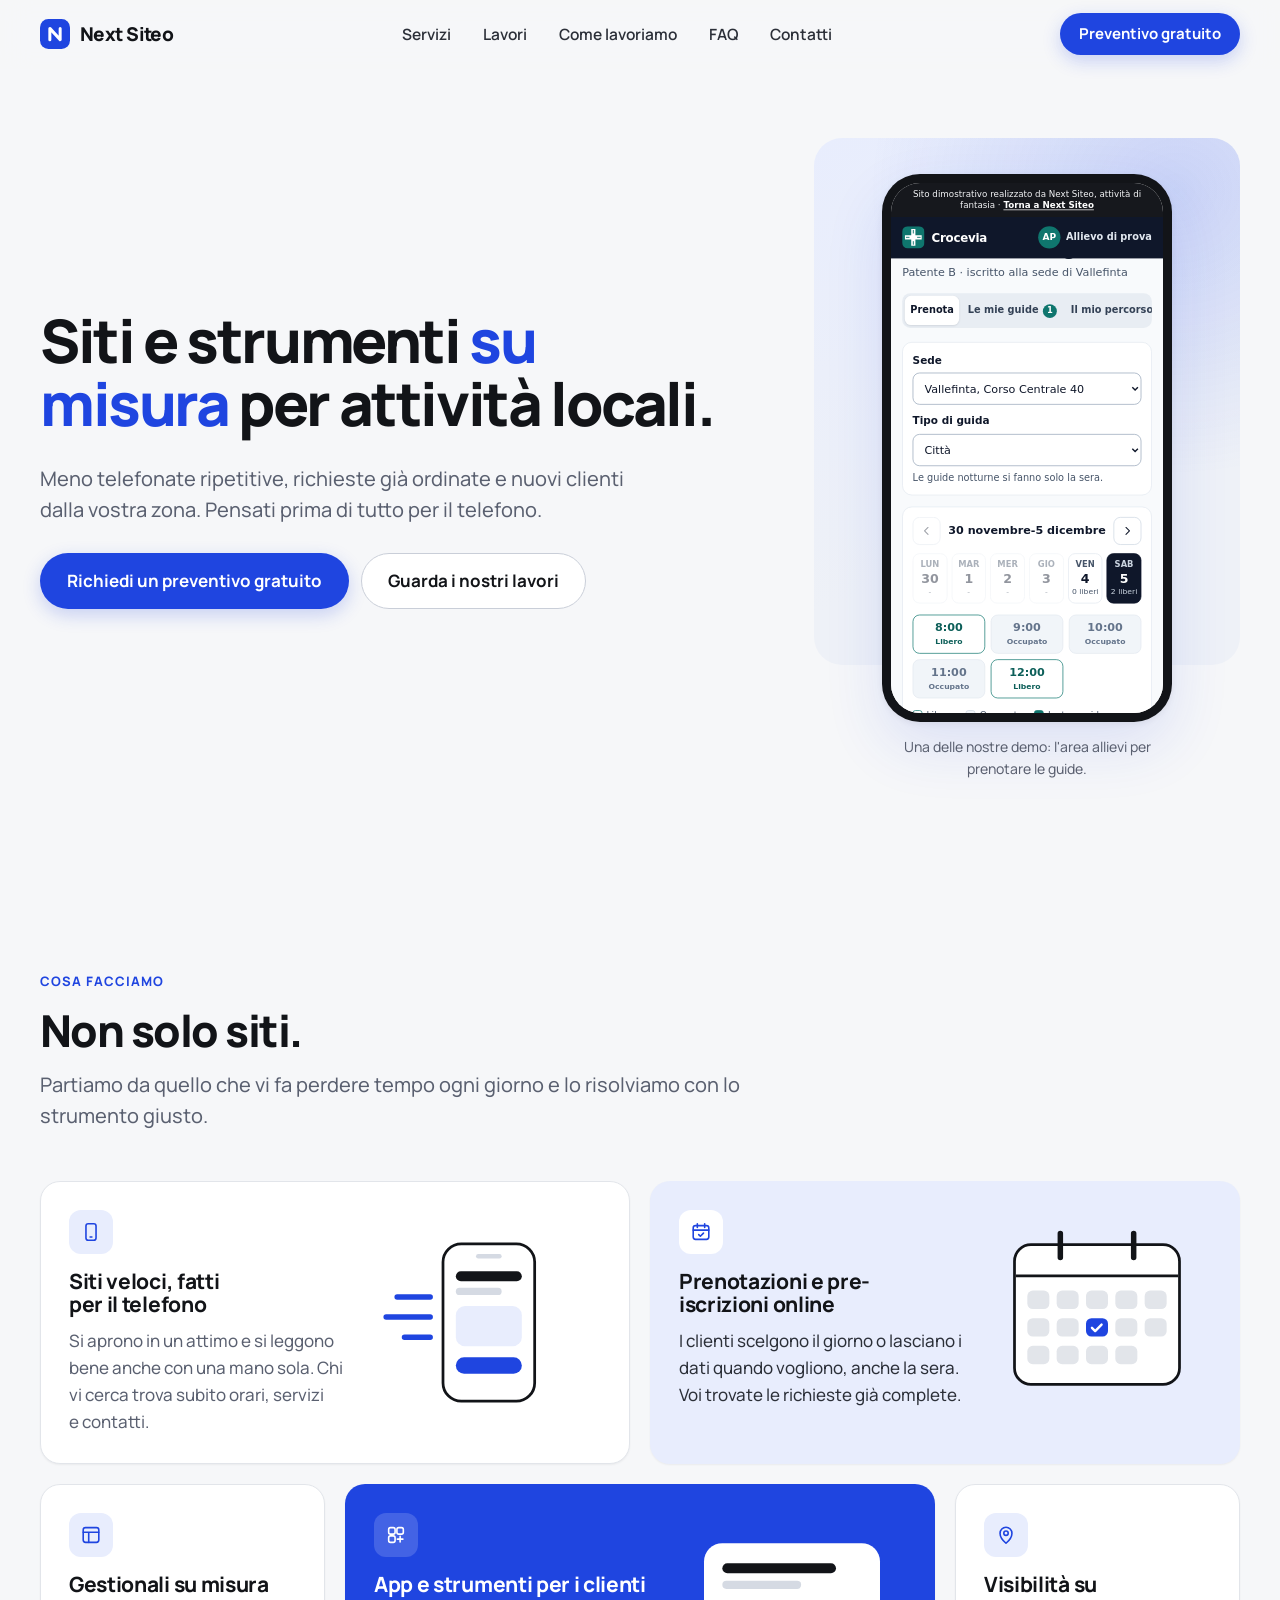
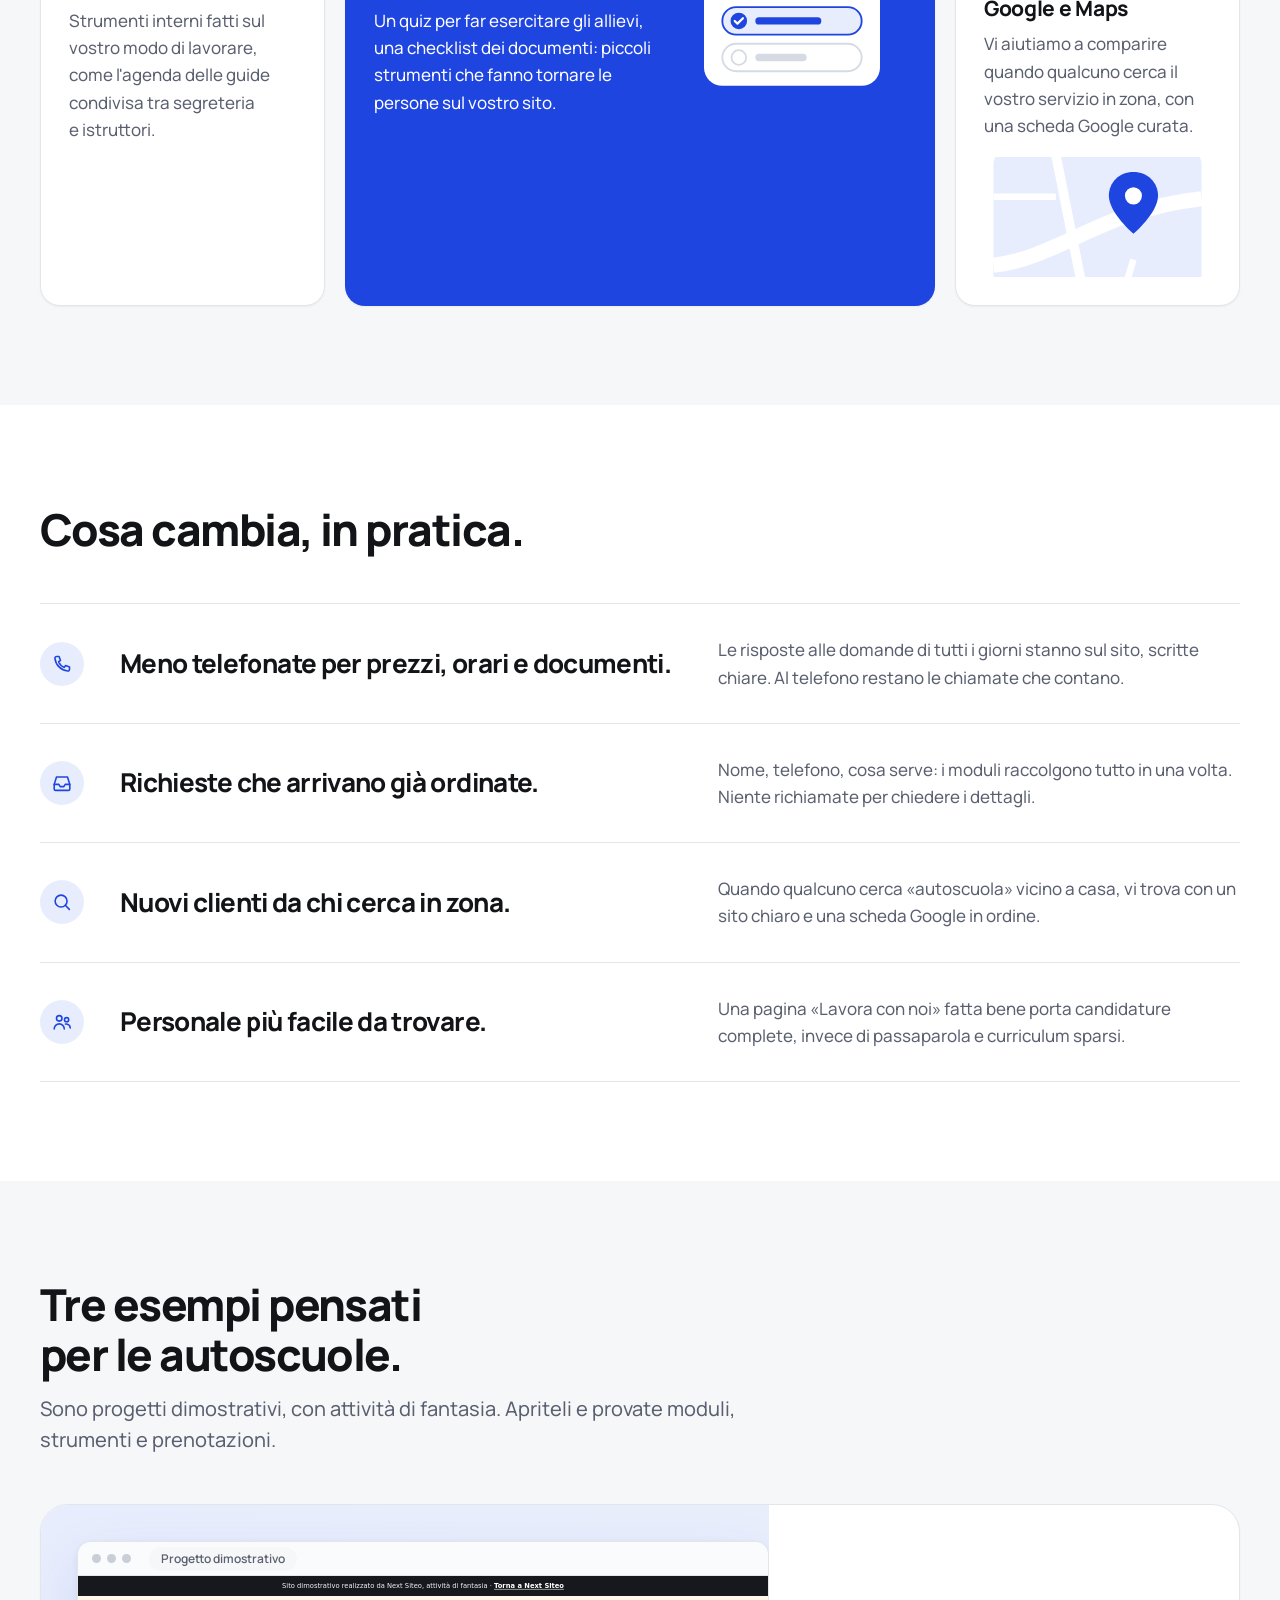
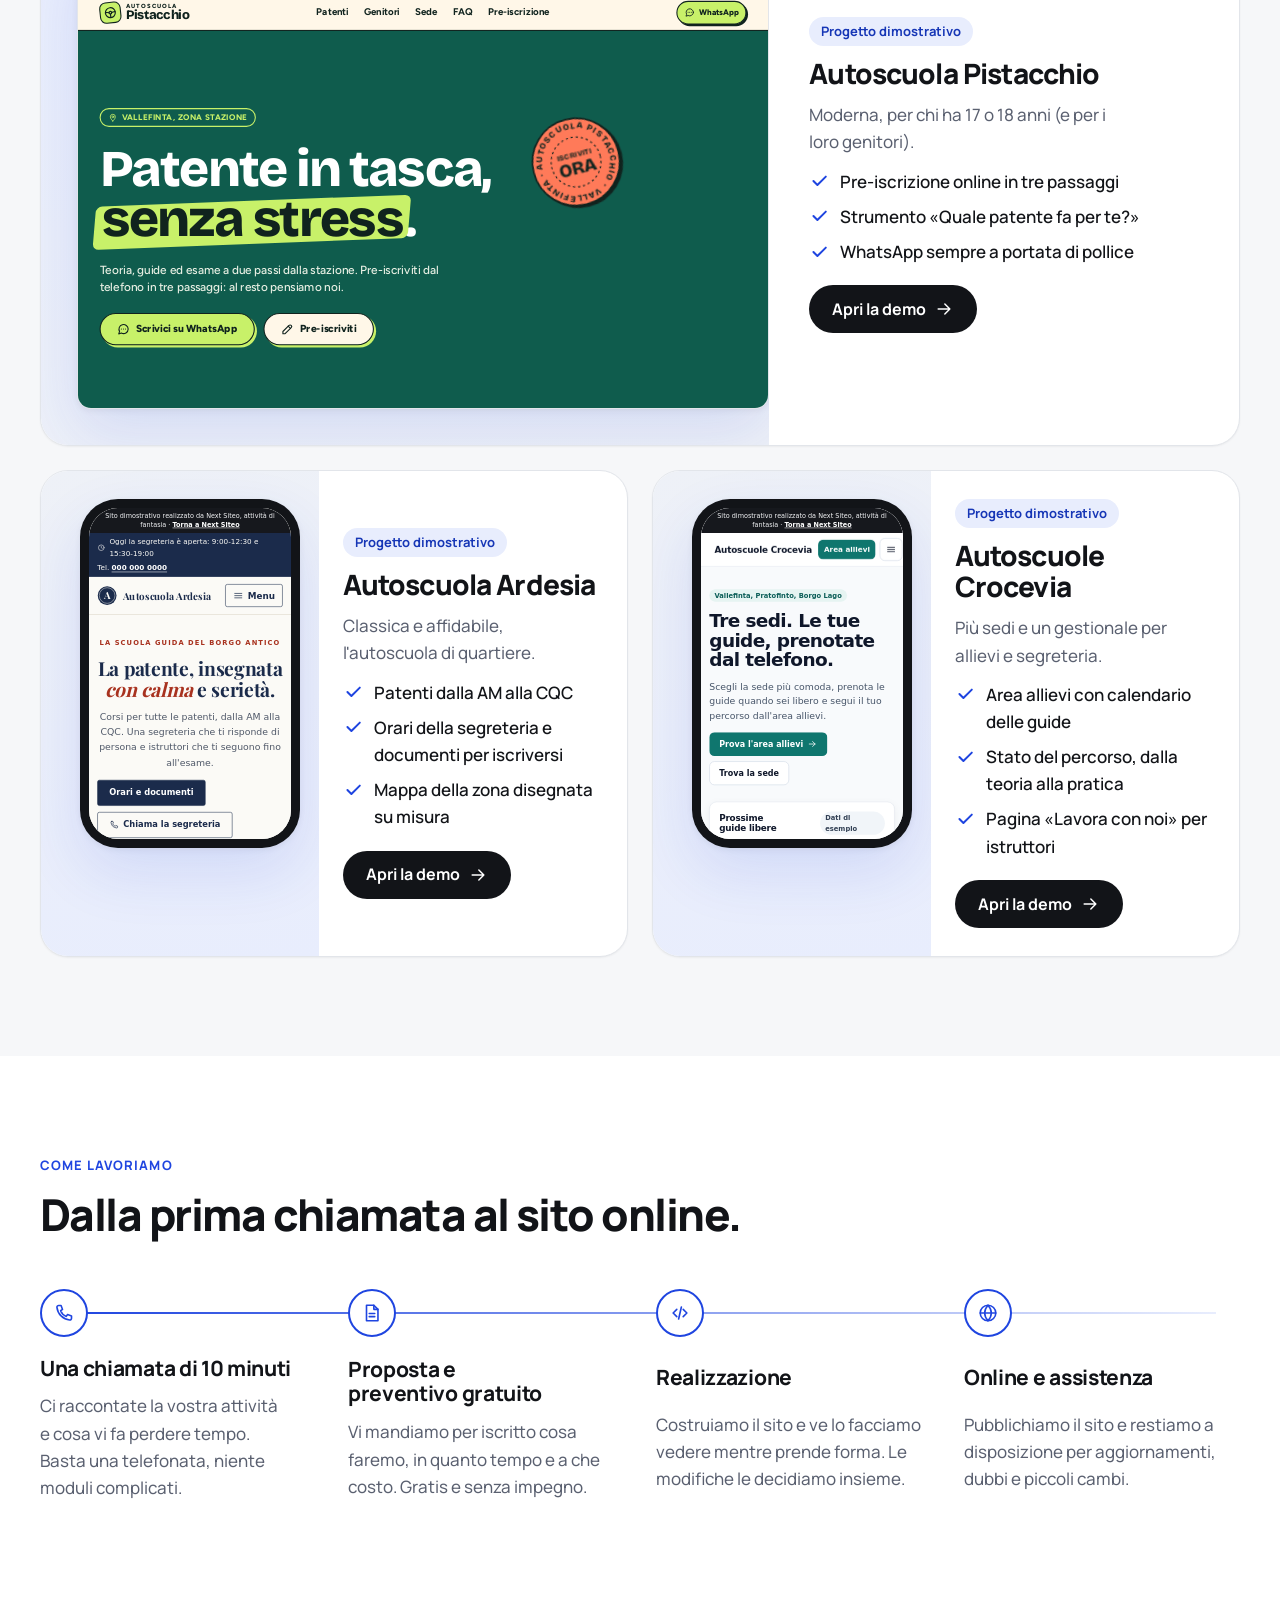
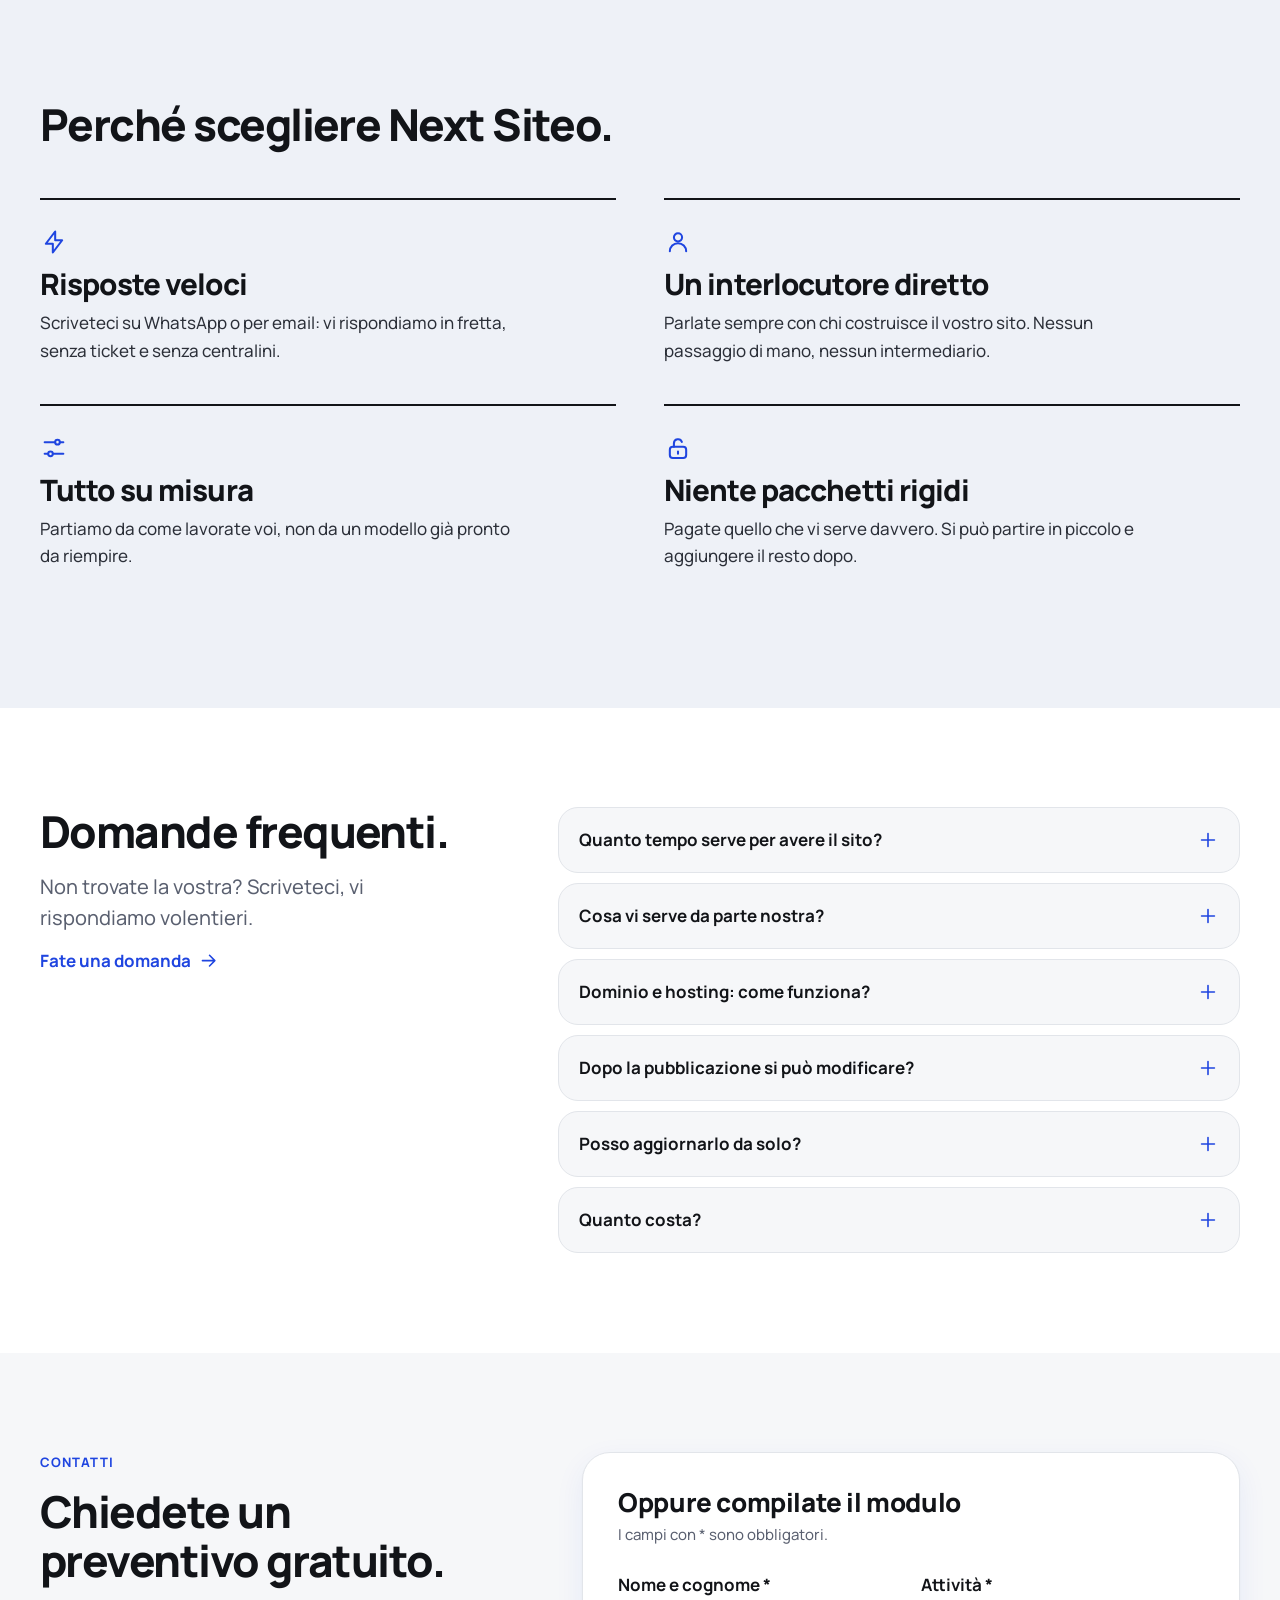
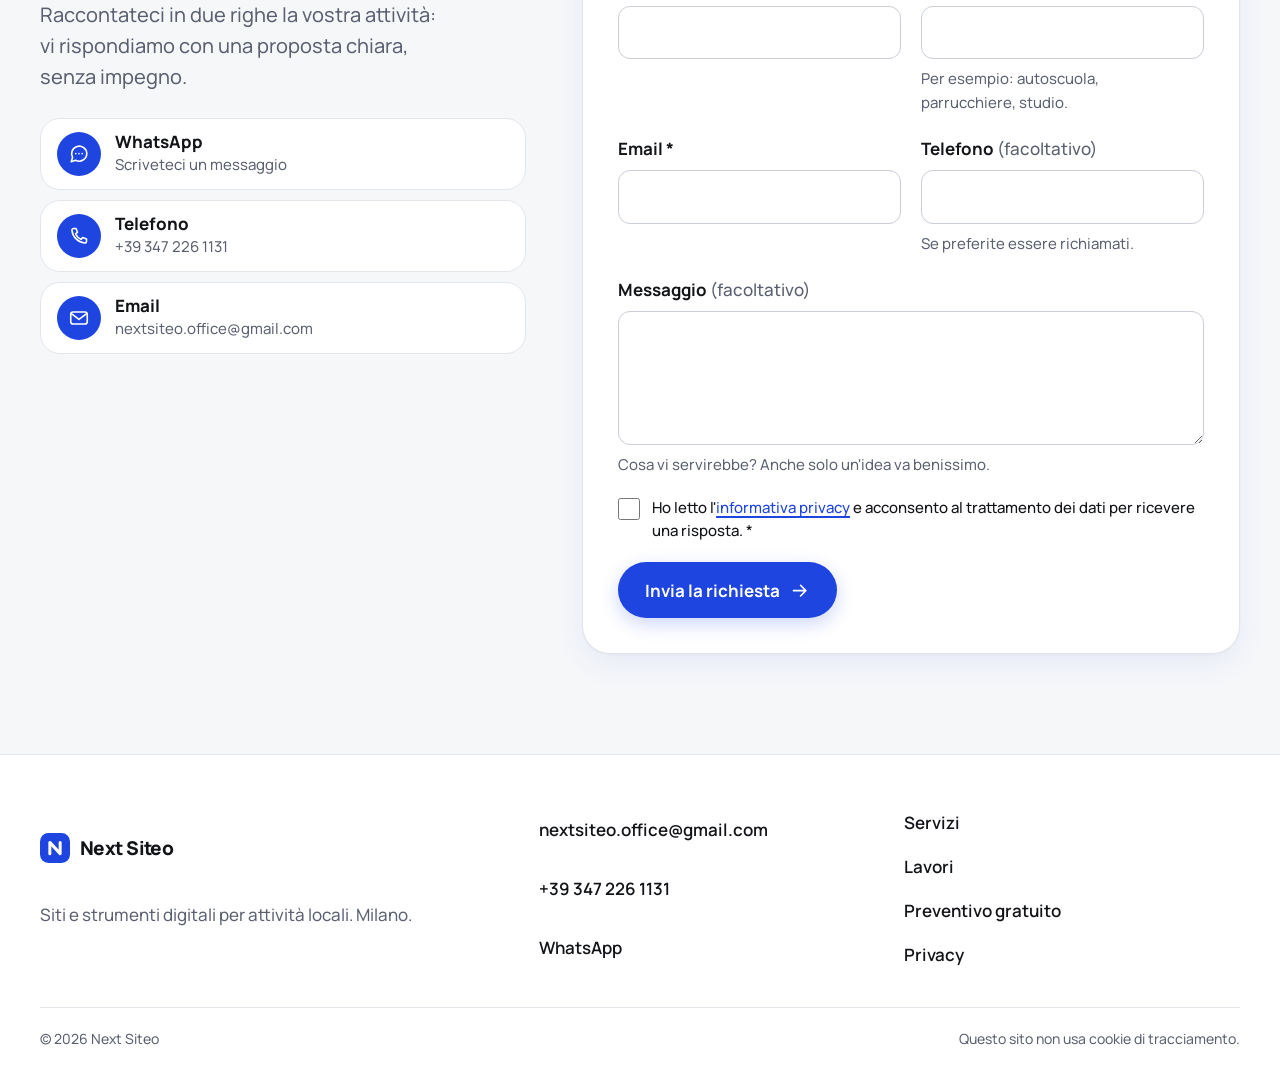
<file: index.html>
<!doctype html>
<html lang="it">
<head>
  <meta charset="utf-8">
  <meta name="viewport" content="width=device-width, initial-scale=1, viewport-fit=cover">
  <title>Next Siteo | Siti web e strumenti digitali per attività locali</title>
  <meta name="description" content="Next Siteo, Milano: siti veloci per il telefono, prenotazioni online, gestionali e strumenti su misura per attività locali e autoscuole. Preventivo gratuito.">
  <meta name="theme-color" content="#F6F7F9">
  <meta name="format-detection" content="telephone=no">

  <!-- URL SEGNAPOSTO: sostituire "https://NOMEUTENTE.github.io/NOMEREPO/" con l'indirizzo vero del sito (vedi README, punto 7) -->
  <link rel="canonical" href="https://NOMEUTENTE.github.io/NOMEREPO/">

  <meta property="og:type" content="website">
  <meta property="og:locale" content="it_IT">
  <meta property="og:site_name" content="Next Siteo">
  <meta property="og:title" content="Next Siteo | Siti web e strumenti digitali per attività locali">
  <meta property="og:description" content="Siti veloci per il telefono, prenotazioni online e strumenti su misura. Guardate gli esempi per le autoscuole e chiedete un preventivo gratuito.">
  <meta property="og:url" content="https://NOMEUTENTE.github.io/NOMEREPO/">
  <meta property="og:image" content="https://NOMEUTENTE.github.io/NOMEREPO/assets/og-image.png">
  <meta property="og:image:width" content="1200">
  <meta property="og:image:height" content="630">
  <meta property="og:image:alt" content="Next Siteo: siti e strumenti su misura per attività locali">
  <meta name="twitter:card" content="summary_large_image">

  <link rel="icon" href="assets/favicon.svg" type="image/svg+xml">
  <link rel="preload" href="assets/fonts/manrope-latin.woff2" as="font" type="font/woff2" crossorigin>
  <link rel="stylesheet" href="css/style.css">
  <script>document.documentElement.classList.add('js');</script>

  <script type="application/ld+json">
  {
    "@context": "https://schema.org",
    "@type": "ProfessionalService",
    "name": "Next Siteo",
    "description": "Siti web, prenotazioni online, gestionali e strumenti digitali su misura per attività locali.",
    "url": "https://NOMEUTENTE.github.io/NOMEREPO/",
    "logo": "https://NOMEUTENTE.github.io/NOMEREPO/assets/favicon.svg",
    "image": "https://NOMEUTENTE.github.io/NOMEREPO/assets/og-image.png",
    "email": "nextsiteo.office@gmail.com",
    "telephone": "+393472261131",
    "address": {
      "@type": "PostalAddress",
      "addressLocality": "Milano",
      "addressRegion": "MI",
      "addressCountry": "IT"
    },
    "areaServed": { "@type": "Country", "name": "Italia" },
    "knowsLanguage": "it",
    "serviceType": ["Realizzazione siti web", "Prenotazioni online", "Gestionali su misura", "Visibilità su Google e Maps"]
  }
  </script>
</head>
<body>
  <!-- Icone disegnate per il sito: griglia 24x24, tratto 1.75 -->
  <svg class="sprite" aria-hidden="true" focusable="false">
    <symbol id="i-arrow" viewBox="0 0 24 24"><path d="M5 12h14M13 6l6 6-6 6"/></symbol>
    <symbol id="i-arrow-up" viewBox="0 0 24 24"><path d="M7 17 17 7M8.5 7H17v8.5"/></symbol>
    <symbol id="i-menu" viewBox="0 0 24 24"><path d="M4 7h16M4 12h16M4 17h16"/></symbol>
    <symbol id="i-close" viewBox="0 0 24 24"><path d="M6 6l12 12M18 6 6 18"/></symbol>
    <symbol id="i-plus" viewBox="0 0 24 24"><path d="M12 5v14M5 12h14"/></symbol>
    <symbol id="i-check" viewBox="0 0 24 24"><path d="m5 12.5 4.5 4.5L19 7.5"/></symbol>
    <symbol id="i-phone" viewBox="0 0 24 24"><path d="M6.2 3.8h2.6l1.6 4.3-2.1 1.4a10.8 10.8 0 0 0 6.2 6.2l1.4-2.1 4.3 1.6v2.6a1.9 1.9 0 0 1-2 1.9A15.7 15.7 0 0 1 4.3 5.8a1.9 1.9 0 0 1 1.9-2z"/></symbol>
    <symbol id="i-chat" viewBox="0 0 24 24"><path d="M20.5 11.5a8.3 8.3 0 0 1-12.2 7.3L3.5 20.4l1.5-4.5a8.3 8.3 0 1 1 15.5-4.4z"/><path d="M8.5 11.6h.01M12 11.6h.01M15.5 11.6h.01"/></symbol>
    <symbol id="i-mail" viewBox="0 0 24 24"><rect x="3" y="5.5" width="18" height="13" rx="2.5"/><path d="m4 7.5 8 6 8-6"/></symbol>
    <symbol id="i-mobile" viewBox="0 0 24 24"><rect x="6.5" y="3" width="11" height="18" rx="2.5"/><path d="M11 17.5h2"/></symbol>
    <symbol id="i-calendar" viewBox="0 0 24 24"><rect x="3.5" y="5" width="17" height="15" rx="2.5"/><path d="M3.5 10h17M8 3v4M16 3v4"/><path d="m9.5 14.8 1.8 1.8 3.4-3.4"/></symbol>
    <symbol id="i-layout" viewBox="0 0 24 24"><rect x="3.5" y="4" width="17" height="16" rx="2.5"/><path d="M3.5 9h17M9.5 9v11"/></symbol>
    <symbol id="i-apps" viewBox="0 0 24 24"><rect x="4" y="4" width="7" height="7" rx="2"/><rect x="13" y="4" width="7" height="7" rx="2"/><rect x="4" y="13" width="7" height="7" rx="2"/><path d="M16.5 13.5v6M13.5 16.5h6"/></symbol>
    <symbol id="i-pin" viewBox="0 0 24 24"><path d="M12 21s-6.5-5.6-6.5-11a6.5 6.5 0 0 1 13 0c0 5.4-6.5 11-6.5 11z"/><circle cx="12" cy="10" r="2.4"/></symbol>
    <symbol id="i-inbox" viewBox="0 0 24 24"><path d="M3.5 13.5 6 5.5h12l2.5 8v5A1.5 1.5 0 0 1 19 20H5a1.5 1.5 0 0 1-1.5-1.5z"/><path d="M3.5 13.5h5l1.5 2.5h4l1.5-2.5h5"/></symbol>
    <symbol id="i-search" viewBox="0 0 24 24"><circle cx="11" cy="11" r="6.5"/><path d="m20 20-4.4-4.4"/></symbol>
    <symbol id="i-users" viewBox="0 0 24 24"><circle cx="9" cy="8" r="3"/><path d="M3.5 19.5a5.5 5.5 0 0 1 11 0"/><circle cx="17" cy="9.5" r="2.3"/><path d="M15.8 14.2a4.5 4.5 0 0 1 5.2 4.3"/></symbol>
    <symbol id="i-doc" viewBox="0 0 24 24"><path d="M6 3.5h8l4.5 4.5v12.5H6z"/><path d="M14 3.5V8h4.5M9 12.5h6M9 16h6"/></symbol>
    <symbol id="i-code" viewBox="0 0 24 24"><path d="m8.5 8-4 4 4 4M15.5 8l4 4-4 4M13.5 5.5l-3 13"/></symbol>
    <symbol id="i-globe" viewBox="0 0 24 24"><circle cx="12" cy="12" r="8.5"/><path d="M3.5 12h17M12 3.5c2.4 2.6 3.6 5.4 3.6 8.5s-1.2 5.9-3.6 8.5c-2.4-2.6-3.6-5.4-3.6-8.5s1.2-5.9 3.6-8.5z"/></symbol>
    <symbol id="i-bolt" viewBox="0 0 24 24"><path d="M13 3 5 13.5h6L11 21l8-10.5h-6z"/></symbol>
    <symbol id="i-person" viewBox="0 0 24 24"><circle cx="12" cy="8" r="3.5"/><path d="M5 20a7 7 0 0 1 14 0"/></symbol>
    <symbol id="i-sliders" viewBox="0 0 24 24"><path d="M4 7h9M17 7h3M4 17h3M11 17h9"/><circle cx="15" cy="7" r="2"/><circle cx="9" cy="17" r="2"/></symbol>
    <symbol id="i-unlock" viewBox="0 0 24 24"><rect x="5" y="11" width="14" height="9.5" rx="2.5"/><path d="M8.5 11V8a3.5 3.5 0 0 1 6.8-1.2M12 15v2"/></symbol>
  </svg>

  <a class="skip-link" href="#contenuto">Vai al contenuto</a>
  <span class="top-sentinel" aria-hidden="true"></span>

  <header class="header" data-header>
    <div class="container header__bar">
      <a class="logo" href="index.html" aria-label="Next Siteo, torna all'inizio">
        <svg class="logo__mark" viewBox="0 0 32 32" aria-hidden="true" focusable="false">
          <rect width="32" height="32" rx="9"/>
          <path d="M10.5 22V10l11 12V10"/>
        </svg>
        <span class="logo__word">Next Siteo</span>
      </a>

      <nav class="nav" aria-label="Menu principale">
        <ul class="nav__list" role="list">
          <li><a href="#servizi">Servizi</a></li>
          <li><a href="#lavori">Lavori</a></li>
          <li><a href="#metodo">Come lavoriamo</a></li>
          <li><a href="#faq">FAQ</a></li>
          <li><a href="#contatti">Contatti</a></li>
        </ul>
      </nav>

      <div class="header__actions">
        <a class="btn btn--primary btn--sm header__cta" href="#contatti">Preventivo gratuito</a>
        <button class="menu-btn" type="button" aria-expanded="false" aria-controls="menu-mobile" data-menu-toggle>
          <svg class="icon i-open" aria-hidden="true"><use href="#i-menu"/></svg>
          <svg class="icon i-close" aria-hidden="true"><use href="#i-close"/></svg>
          <span class="sr-only">Apri il menu</span>
        </button>
      </div>
    </div>

    <div class="menu-mobile" id="menu-mobile" data-menu hidden>
      <nav class="container" aria-label="Menu mobile">
        <ul role="list">
          <li><a href="#servizi">Servizi <svg class="icon" aria-hidden="true"><use href="#i-arrow"/></svg></a></li>
          <li><a href="#lavori">Lavori <svg class="icon" aria-hidden="true"><use href="#i-arrow"/></svg></a></li>
          <li><a href="#metodo">Come lavoriamo <svg class="icon" aria-hidden="true"><use href="#i-arrow"/></svg></a></li>
          <li><a href="#faq">FAQ <svg class="icon" aria-hidden="true"><use href="#i-arrow"/></svg></a></li>
          <li><a href="#contatti">Contatti <svg class="icon" aria-hidden="true"><use href="#i-arrow"/></svg></a></li>
        </ul>
        <a class="btn btn--primary btn--lg btn--block" href="#contatti">Preventivo gratuito</a>
      </nav>
    </div>
  </header>

  <main id="contenuto" tabindex="-1">

    <!-- ============ HERO ============ -->
    <section class="hero" aria-labelledby="hero-title">
      <div class="container hero__grid">
        <div class="hero__text">
          <h1 id="hero-title" class="hero__title">Siti e strumenti <span class="accent">su misura</span> per attività locali.</h1>
          <p class="lead hero__lead">Meno telefonate ripetitive, richieste già ordinate e nuovi clienti dalla vostra zona. Pensati prima di tutto per il telefono.</p>
          <div class="btn-row">
            <a class="btn btn--primary btn--lg" href="#contatti">Richiedi un preventivo gratuito</a>
            <a class="btn btn--ghost btn--lg" href="#lavori">Guarda i nostri lavori</a>
          </div>
        </div>

        <div class="hero__visual">
          <div class="hero__panel" aria-hidden="true"></div>
          <figure class="hero__device">
            <div class="device device--phone" inert aria-hidden="true">
              <div class="device__screen" data-screen style="--ratio: 390 / 760">
                <iframe src="demo/autoscuole-crocevia/area-allievi.html?vista=calendario" title="Anteprima: area allievi dell'autoscuola dimostrativa Crocevia" loading="lazy" tabindex="-1" width="390" height="844"></iframe>
              </div>
            </div>
            <figcaption class="hero__caption">Una delle nostre demo: l'area allievi per prenotare le guide.</figcaption>
          </figure>
        </div>
      </div>
    </section>

    <!-- ============ COSA FACCIAMO ============ -->
    <section class="section" id="servizi" aria-labelledby="servizi-title">
      <div class="container">
        <div class="section-head" data-reveal>
          <p class="eyebrow">Cosa facciamo</p>
          <h2 id="servizi-title">Non solo siti.</h2>
          <p class="lead">Partiamo da quello che vi fa perdere tempo ogni giorno e lo risolviamo con lo strumento giusto.</p>
        </div>

        <ul class="bento" role="list">
          <li class="tile tile--wide tile--split" data-reveal>
            <div class="tile__body">
              <span class="tile__icon"><svg class="icon" aria-hidden="true"><use href="#i-mobile"/></svg></span>
              <h3>Siti veloci, fatti per il telefono</h3>
              <p>Si aprono in un attimo e si leggono bene anche con una mano sola. Chi vi cerca trova subito orari, servizi e contatti.</p>
            </div>
            <img class="tile__art" src="assets/illustrazioni/sito-veloce.svg" alt="" width="240" height="200" loading="lazy">
          </li>
          <li class="tile tile--wide tile--soft tile--split" data-reveal>
            <div class="tile__body">
              <span class="tile__icon"><svg class="icon" aria-hidden="true"><use href="#i-calendar"/></svg></span>
              <h3>Prenotazioni e pre-iscrizioni online</h3>
              <p>I clienti scelgono il giorno o lasciano i dati quando vogliono, anche la sera. Voi trovate le richieste già complete.</p>
            </div>
            <img class="tile__art" src="assets/illustrazioni/prenotazioni.svg" alt="" width="240" height="200" loading="lazy">
          </li>
          <li class="tile" data-reveal>
            <span class="tile__icon"><svg class="icon" aria-hidden="true"><use href="#i-layout"/></svg></span>
            <h3>Gestionali su misura</h3>
            <p>Strumenti interni fatti sul vostro modo di lavorare, come l'agenda delle guide condivisa tra segreteria e istruttori.</p>
          </li>
          <li class="tile tile--wide tile--accent tile--split" data-reveal>
            <div class="tile__body">
              <span class="tile__icon"><svg class="icon" aria-hidden="true"><use href="#i-apps"/></svg></span>
              <h3>App e strumenti per i clienti</h3>
              <p>Un quiz per far esercitare gli allievi, una checklist dei documenti: piccoli strumenti che fanno tornare le persone sul vostro sito.</p>
            </div>
            <img class="tile__art" src="assets/illustrazioni/quiz.svg" alt="" width="240" height="200" loading="lazy">
          </li>
          <li class="tile tile--map" data-reveal>
            <span class="tile__icon"><svg class="icon" aria-hidden="true"><use href="#i-pin"/></svg></span>
            <h3>Visibilità su Google e Maps</h3>
            <p>Vi aiutiamo a comparire quando qualcuno cerca il vostro servizio in zona, con una scheda Google curata.</p>
            <img class="tile__map" src="assets/illustrazioni/mappa.svg" alt="" width="240" height="200" loading="lazy">
          </li>
        </ul>
      </div>
    </section>

    <!-- ============ PROBLEMI CHE RISOLVIAMO ============ -->
    <section class="section section--white" aria-labelledby="problemi-title">
      <div class="container">
        <div class="section-head" data-reveal>
          <h2 id="problemi-title">Cosa cambia, in pratica.</h2>
        </div>
        <ul class="gains" role="list">
          <li class="gain" data-reveal>
            <span class="gain__icon"><svg class="icon" aria-hidden="true"><use href="#i-phone"/></svg></span>
            <h3 class="gain__title">Meno telefonate per prezzi, orari e documenti.</h3>
            <p class="gain__text">Le risposte alle domande di tutti i giorni stanno sul sito, scritte chiare. Al telefono restano le chiamate che contano.</p>
          </li>
          <li class="gain" data-reveal>
            <span class="gain__icon"><svg class="icon" aria-hidden="true"><use href="#i-inbox"/></svg></span>
            <h3 class="gain__title">Richieste che arrivano già ordinate.</h3>
            <p class="gain__text">Nome, telefono, cosa serve: i moduli raccolgono tutto in una volta. Niente richiamate per chiedere i dettagli.</p>
          </li>
          <li class="gain" data-reveal>
            <span class="gain__icon"><svg class="icon" aria-hidden="true"><use href="#i-search"/></svg></span>
            <h3 class="gain__title">Nuovi clienti da chi cerca in zona.</h3>
            <p class="gain__text">Quando qualcuno cerca «autoscuola» vicino a casa, vi trova con un sito chiaro e una scheda Google in ordine.</p>
          </li>
          <li class="gain" data-reveal>
            <span class="gain__icon"><svg class="icon" aria-hidden="true"><use href="#i-users"/></svg></span>
            <h3 class="gain__title">Personale più facile da trovare.</h3>
            <p class="gain__text">Una pagina «Lavora con noi» fatta bene porta candidature complete, invece di passaparola e curriculum sparsi.</p>
          </li>
        </ul>
      </div>
    </section>

    <!-- ============ LAVORI ============
         Per aggiungere una demo (es. un barbiere): copiare un blocco <article class="work">,
         cambiare titolo, testi e i due percorsi "demo/nome-cartella/...". -->
    <section class="section" id="lavori" aria-labelledby="lavori-title">
      <div class="container">
        <div class="section-head" data-reveal>
          <h2 id="lavori-title">Tre esempi pensati per le autoscuole.</h2>
          <p class="lead">Sono progetti dimostrativi, con attività di fantasia. Apriteli e provate moduli, strumenti e prenotazioni.</p>
        </div>

        <div class="works">
          <article class="work work--featured" data-reveal>
            <div class="work__preview">
              <div class="device device--browser" inert aria-hidden="true">
                <div class="device__bar"><span></span><span></span><span></span><p>Progetto dimostrativo</p></div>
                <div class="device__screen" data-screen>
                  <iframe src="demo/autoscuola-pistacchio/index.html" title="Anteprima del sito dimostrativo Autoscuola Pistacchio" loading="lazy" tabindex="-1" width="1280" height="800"></iframe>
                </div>
              </div>
            </div>
            <div class="work__body">
              <p class="badge">Progetto dimostrativo</p>
              <h3 class="work__title">Autoscuola Pistacchio</h3>
              <p class="work__kind">Moderna, per chi ha 17 o 18 anni (e per i loro genitori).</p>
              <ul class="ticks" role="list">
                <li><svg class="icon" aria-hidden="true"><use href="#i-check"/></svg>Pre-iscrizione online in tre passaggi</li>
                <li><svg class="icon" aria-hidden="true"><use href="#i-check"/></svg>Strumento «Quale patente fa per te?»</li>
                <li><svg class="icon" aria-hidden="true"><use href="#i-check"/></svg>WhatsApp sempre a portata di pollice</li>
              </ul>
              <a class="btn btn--dark" href="demo/autoscuola-pistacchio/index.html">Apri la demo <svg class="icon" aria-hidden="true"><use href="#i-arrow"/></svg><span class="sr-only"> di Autoscuola Pistacchio</span></a>
            </div>
          </article>

          <article class="work" data-reveal>
            <div class="work__preview work__preview--panel">
              <div class="device device--phone" inert aria-hidden="true">
                <div class="device__screen" data-screen style="--ratio: 390 / 640">
                  <iframe src="demo/autoscuola-ardesia/index.html" title="Anteprima del sito dimostrativo Autoscuola Ardesia" loading="lazy" tabindex="-1" width="390" height="844"></iframe>
                </div>
              </div>
            </div>
            <div class="work__body">
              <p class="badge">Progetto dimostrativo</p>
              <h3 class="work__title">Autoscuola Ardesia</h3>
              <p class="work__kind">Classica e affidabile, l'autoscuola di quartiere.</p>
              <ul class="ticks" role="list">
                <li><svg class="icon" aria-hidden="true"><use href="#i-check"/></svg>Patenti dalla AM alla CQC</li>
                <li><svg class="icon" aria-hidden="true"><use href="#i-check"/></svg>Orari della segreteria e documenti per iscriversi</li>
                <li><svg class="icon" aria-hidden="true"><use href="#i-check"/></svg>Mappa della zona disegnata su misura</li>
              </ul>
              <a class="btn btn--dark" href="demo/autoscuola-ardesia/index.html">Apri la demo <svg class="icon" aria-hidden="true"><use href="#i-arrow"/></svg><span class="sr-only"> di Autoscuola Ardesia</span></a>
            </div>
          </article>

          <article class="work" data-reveal>
            <div class="work__preview work__preview--panel">
              <div class="device device--phone" inert aria-hidden="true">
                <div class="device__screen" data-screen style="--ratio: 390 / 640">
                  <iframe src="demo/autoscuole-crocevia/index.html" title="Anteprima del sito dimostrativo Autoscuole Crocevia" loading="lazy" tabindex="-1" width="390" height="844"></iframe>
                </div>
              </div>
            </div>
            <div class="work__body">
              <p class="badge">Progetto dimostrativo</p>
              <h3 class="work__title">Autoscuole Crocevia</h3>
              <p class="work__kind">Più sedi e un gestionale per allievi e segreteria.</p>
              <ul class="ticks" role="list">
                <li><svg class="icon" aria-hidden="true"><use href="#i-check"/></svg>Area allievi con calendario delle guide</li>
                <li><svg class="icon" aria-hidden="true"><use href="#i-check"/></svg>Stato del percorso, dalla teoria alla pratica</li>
                <li><svg class="icon" aria-hidden="true"><use href="#i-check"/></svg>Pagina «Lavora con noi» per istruttori</li>
              </ul>
              <a class="btn btn--dark" href="demo/autoscuole-crocevia/index.html">Apri la demo <svg class="icon" aria-hidden="true"><use href="#i-arrow"/></svg><span class="sr-only"> di Autoscuole Crocevia</span></a>
            </div>
          </article>
        </div>
      </div>
    </section>

    <!-- ============ COME LAVORIAMO ============ -->
    <section class="section section--white" id="metodo" aria-labelledby="metodo-title">
      <div class="container">
        <div class="section-head" data-reveal>
          <p class="eyebrow">Come lavoriamo</p>
          <h2 id="metodo-title">Dalla prima chiamata al sito online.</h2>
        </div>
        <ol class="steps" role="list">
          <li class="step" data-reveal>
            <span class="step__icon"><svg class="icon" aria-hidden="true"><use href="#i-phone"/></svg></span>
            <h3>Una chiamata di 10 minuti</h3>
            <p>Ci raccontate la vostra attività e cosa vi fa perdere tempo. Basta una telefonata, niente moduli complicati.</p>
          </li>
          <li class="step" data-reveal>
            <span class="step__icon"><svg class="icon" aria-hidden="true"><use href="#i-doc"/></svg></span>
            <h3>Proposta e preventivo gratuito</h3>
            <p>Vi mandiamo per iscritto cosa faremo, in quanto tempo e a che costo. Gratis e senza impegno.</p>
          </li>
          <li class="step" data-reveal>
            <span class="step__icon"><svg class="icon" aria-hidden="true"><use href="#i-code"/></svg></span>
            <h3>Realizzazione</h3>
            <p>Costruiamo il sito e ve lo facciamo vedere mentre prende forma. Le modifiche le decidiamo insieme.</p>
          </li>
          <li class="step" data-reveal>
            <span class="step__icon"><svg class="icon" aria-hidden="true"><use href="#i-globe"/></svg></span>
            <h3>Online e assistenza</h3>
            <p>Pubblichiamo il sito e restiamo a disposizione per aggiornamenti, dubbi e piccoli cambi.</p>
          </li>
        </ol>
      </div>
    </section>

    <!-- ============ PERCHÉ NOI ============ -->
    <section class="section section--tint" aria-labelledby="perche-title">
      <div class="container">
        <div class="section-head" data-reveal>
          <h2 id="perche-title">Perché scegliere Next Siteo.</h2>
        </div>
        <ul class="reasons" role="list">
          <li class="reason" data-reveal>
            <svg class="icon reason__icon" aria-hidden="true"><use href="#i-bolt"/></svg>
            <h3>Risposte veloci</h3>
            <p>Scriveteci su WhatsApp o per email: vi rispondiamo in fretta, senza ticket e senza centralini.</p>
          </li>
          <li class="reason" data-reveal>
            <svg class="icon reason__icon" aria-hidden="true"><use href="#i-person"/></svg>
            <h3>Un interlocutore diretto</h3>
            <p>Parlate sempre con chi costruisce il vostro sito. Nessun passaggio di mano, nessun intermediario.</p>
          </li>
          <li class="reason" data-reveal>
            <svg class="icon reason__icon" aria-hidden="true"><use href="#i-sliders"/></svg>
            <h3>Tutto su misura</h3>
            <p>Partiamo da come lavorate voi, non da un modello già pronto da riempire.</p>
          </li>
          <li class="reason" data-reveal>
            <svg class="icon reason__icon" aria-hidden="true"><use href="#i-unlock"/></svg>
            <h3>Niente pacchetti rigidi</h3>
            <p>Pagate quello che vi serve davvero. Si può partire in piccolo e aggiungere il resto dopo.</p>
          </li>
        </ul>
      </div>
    </section>

    <!-- ============ FAQ ============ -->
    <section class="section section--white" id="faq" aria-labelledby="faq-title">
      <div class="container faq">
        <div class="faq__head" data-reveal>
          <h2 id="faq-title">Domande frequenti.</h2>
          <p class="lead">Non trovate la vostra? Scriveteci, vi rispondiamo volentieri.</p>
          <a class="link-arrow" href="#contatti">Fate una domanda <svg class="icon" aria-hidden="true"><use href="#i-arrow"/></svg></a>
        </div>
        <div class="faq__list" data-reveal>
          <details class="faq__item">
            <summary><span>Quanto tempo serve per avere il sito?</span><svg class="icon faq__sign" aria-hidden="true"><use href="#i-plus"/></svg></summary>
            <p>Dipende da cosa vi serve: un sito vetrina richiede meno tempo di un gestionale. Nel preventivo trovate sempre una data di consegna, concordata prima di iniziare.</p>
          </details>
          <details class="faq__item">
            <summary><span>Cosa vi serve da parte nostra?</span><svg class="icon faq__sign" aria-hidden="true"><use href="#i-plus"/></svg></summary>
            <p>Poco: le informazioni sulla vostra attività (servizi, orari, contatti), il logo se c'è e qualche foto vera, se l'avete. Se i testi mancano, li scriviamo insieme.</p>
          </details>
          <details class="faq__item">
            <summary><span>Dominio e hosting: come funziona?</span><svg class="icon faq__sign" aria-hidden="true"><use href="#i-plus"/></svg></summary>
            <p>Il dominio (per esempio nomeattività.it) resta intestato a voi. Vi consigliamo dove pubblicare il sito e vi spieghiamo eventuali costi prima di iniziare, così non ci sono sorprese.</p>
          </details>
          <details class="faq__item">
            <summary><span>Dopo la pubblicazione si può modificare?</span><svg class="icon faq__sign" aria-hidden="true"><use href="#i-plus"/></svg></summary>
            <p>Sì. Orari, testi e foto cambiano: ci scrivete cosa aggiornare e lo sistemiamo noi. Le modifiche più grandi le valutiamo insieme.</p>
          </details>
          <details class="faq__item">
            <summary><span>Posso aggiornarlo da solo?</span><svg class="icon faq__sign" aria-hidden="true"><use href="#i-plus"/></svg></summary>
            <p>Se vi serve, sì: possiamo prevedere un modo semplice per cambiare le parti che aggiornate più spesso, come orari e avvisi. Altrimenti ci pensiamo noi.</p>
          </details>
          <details class="faq__item">
            <summary><span>Quanto costa?</span><svg class="icon faq__sign" aria-hidden="true"><use href="#i-plus"/></svg></summary>
            <p>Dipende da cosa vi serve: il preventivo è gratuito e senza impegno. <a href="#contatti">Chiedetelo qui</a>.</p>
          </details>
        </div>
      </div>
    </section>

    <!-- ============ CONTATTI ============ -->
    <section class="section" id="contatti" aria-labelledby="contatti-title">
      <div class="container contact">
        <div class="contact__intro" data-reveal>
          <p class="eyebrow">Contatti</p>
          <h2 id="contatti-title">Chiedete un preventivo gratuito.</h2>
          <p class="lead">Raccontateci in due righe la vostra attività: vi rispondiamo con una proposta chiara, senza impegno.</p>

          <ul class="direct" role="list">
            <li>
              <a class="direct__link" href="https://wa.me/393472261131?text=Ciao%20Next%20Siteo!%20Vorrei%20un%20preventivo%20gratuito%20per%20la%20mia%20attivit%C3%A0." target="_blank" rel="noopener">
                <span class="direct__icon"><svg class="icon" aria-hidden="true"><use href="#i-chat"/></svg></span>
                <span><strong>WhatsApp</strong><span class="direct__value">Scriveteci un messaggio</span></span>
                <span class="sr-only">(si apre in una nuova scheda)</span>
              </a>
            </li>
            <li>
              <a class="direct__link" href="tel:+393472261131">
                <span class="direct__icon"><svg class="icon" aria-hidden="true"><use href="#i-phone"/></svg></span>
                <span><strong>Telefono</strong><span class="direct__value">+39 347 226 1131</span></span>
              </a>
            </li>
            <li>
              <a class="direct__link" href="mailto:nextsiteo.office@gmail.com?subject=Richiesta%20preventivo%20gratuito">
                <span class="direct__icon"><svg class="icon" aria-hidden="true"><use href="#i-mail"/></svg></span>
                <span><strong>Email</strong><span class="direct__value">nextsiteo.office@gmail.com</span></span>
              </a>
            </li>
          </ul>
        </div>

        <div class="form-card" data-reveal>
          <h3 class="form-card__title">Oppure compilate il modulo</h3>
          <p class="form-card__hint">I campi con * sono obbligatori.</p>

          <!--
            !!! ENDPOINT FORMSPREE DA SOSTITUIRE !!!
            Sostituire https://formspree.io/f/XXXXXXX con l'indirizzo del vostro modulo Formspree
            (vedi README, punto 6). Finché resta XXXXXXX, il pulsante apre un'email già compilata.
          -->
          <form class="form" action="https://formspree.io/f/XXXXXXX" method="POST" novalidate data-contact-form>
            <div class="form__summary" data-form-summary tabindex="-1" hidden>
              <p><strong>Controllate questi campi:</strong></p>
              <ul data-form-summary-list></ul>
            </div>

            <div class="form__row">
              <div class="field">
                <label for="f-nome">Nome e cognome *</label>
                <input id="f-nome" name="nome" type="text" autocomplete="name" required aria-describedby="f-nome-err">
                <p class="field__error" id="f-nome-err" hidden></p>
              </div>
              <div class="field">
                <label for="f-attivita">Attività *</label>
                <input id="f-attivita" name="attivita" type="text" autocomplete="organization" required aria-describedby="f-attivita-hint f-attivita-err">
                <p class="field__hint" id="f-attivita-hint">Per esempio: autoscuola, parrucchiere, studio.</p>
                <p class="field__error" id="f-attivita-err" hidden></p>
              </div>
            </div>

            <div class="form__row">
              <div class="field">
                <label for="f-email">Email *</label>
                <input id="f-email" name="email" type="email" autocomplete="email" inputmode="email" required aria-describedby="f-email-err">
                <p class="field__error" id="f-email-err" hidden></p>
              </div>
              <div class="field">
                <label for="f-tel">Telefono <span class="field__opt">(facoltativo)</span></label>
                <input id="f-tel" name="telefono" type="tel" autocomplete="tel" inputmode="tel" aria-describedby="f-tel-hint f-tel-err">
                <p class="field__hint" id="f-tel-hint">Se preferite essere richiamati.</p>
                <p class="field__error" id="f-tel-err" hidden></p>
              </div>
            </div>

            <div class="field">
              <label for="f-msg">Messaggio <span class="field__opt">(facoltativo)</span></label>
              <textarea id="f-msg" name="messaggio" rows="4" maxlength="2000" aria-describedby="f-msg-hint"></textarea>
              <p class="field__hint" id="f-msg-hint">Cosa vi servirebbe? Anche solo un'idea va benissimo.</p>
            </div>

            <!-- Campo trappola anti-spam (Formspree lo ignora se vuoto): nascosto a persone e screen reader -->
            <div class="form__hp" aria-hidden="true">
              <label for="f-gotcha">Lasciate vuoto questo campo</label>
              <input id="f-gotcha" type="text" name="_gotcha" tabindex="-1" autocomplete="off">
            </div>
            <input type="hidden" name="_subject" value="Nuova richiesta di preventivo dal sito Next Siteo">

            <div class="field">
              <label class="checkbox" for="f-privacy">
                <input id="f-privacy" name="privacy" type="checkbox" value="accettata" required aria-describedby="f-privacy-err">
                <span>Ho letto l'<a href="privacy.html">informativa privacy</a> e acconsento al trattamento dei dati per ricevere una risposta. *</span>
              </label>
              <p class="field__error" id="f-privacy-err" hidden></p>
            </div>

            <div>
              <button class="btn btn--primary btn--lg" type="submit" data-submit>Invia la richiesta <svg class="icon" aria-hidden="true"><use href="#i-arrow"/></svg></button>
            </div>

            <div class="form__status" data-form-status role="status" aria-live="polite" tabindex="-1" hidden></div>
          </form>
        </div>
      </div>
    </section>
  </main>

  <footer class="footer">
    <div class="container footer__grid">
      <div class="footer__brand">
        <a class="logo" href="index.html" aria-label="Next Siteo, torna all'inizio">
          <svg class="logo__mark" viewBox="0 0 32 32" aria-hidden="true" focusable="false">
            <rect width="32" height="32" rx="9"/>
            <path d="M10.5 22V10l11 12V10"/>
          </svg>
          <span class="logo__word">Next Siteo</span>
        </a>
        <p>Siti e strumenti digitali per attività locali. Milano.</p>
      </div>
      <address class="footer__contacts">
        <a href="mailto:nextsiteo.office@gmail.com">nextsiteo.office@gmail.com</a>
        <a href="tel:+393472261131">+39 347 226 1131</a>
        <a href="https://wa.me/393472261131?text=Ciao%20Next%20Siteo!%20Vorrei%20un%20preventivo%20gratuito%20per%20la%20mia%20attivit%C3%A0." target="_blank" rel="noopener">WhatsApp<span class="sr-only"> (si apre in una nuova scheda)</span></a>
      </address>
      <nav class="footer__links" aria-label="Link utili">
        <a href="#servizi">Servizi</a>
        <a href="#lavori">Lavori</a>
        <a href="#contatti">Preventivo gratuito</a>
        <a href="privacy.html">Privacy</a>
      </nav>
    </div>
    <div class="container footer__legal">
      <p>© <span data-year>2026</span> Next Siteo</p>
      <!-- DATI FISCALI [DA COMPLETARE]: quando ci sono, sostituire questo commento con
           <p>Next Siteo di [ragione sociale] · P.IVA [00000000000] · [indirizzo sede]</p> -->
      <p>Questo sito non usa cookie di tracciamento.</p>
    </div>
  </footer>

  <script src="js/main.js" defer></script>
</body>
</html>
</file>
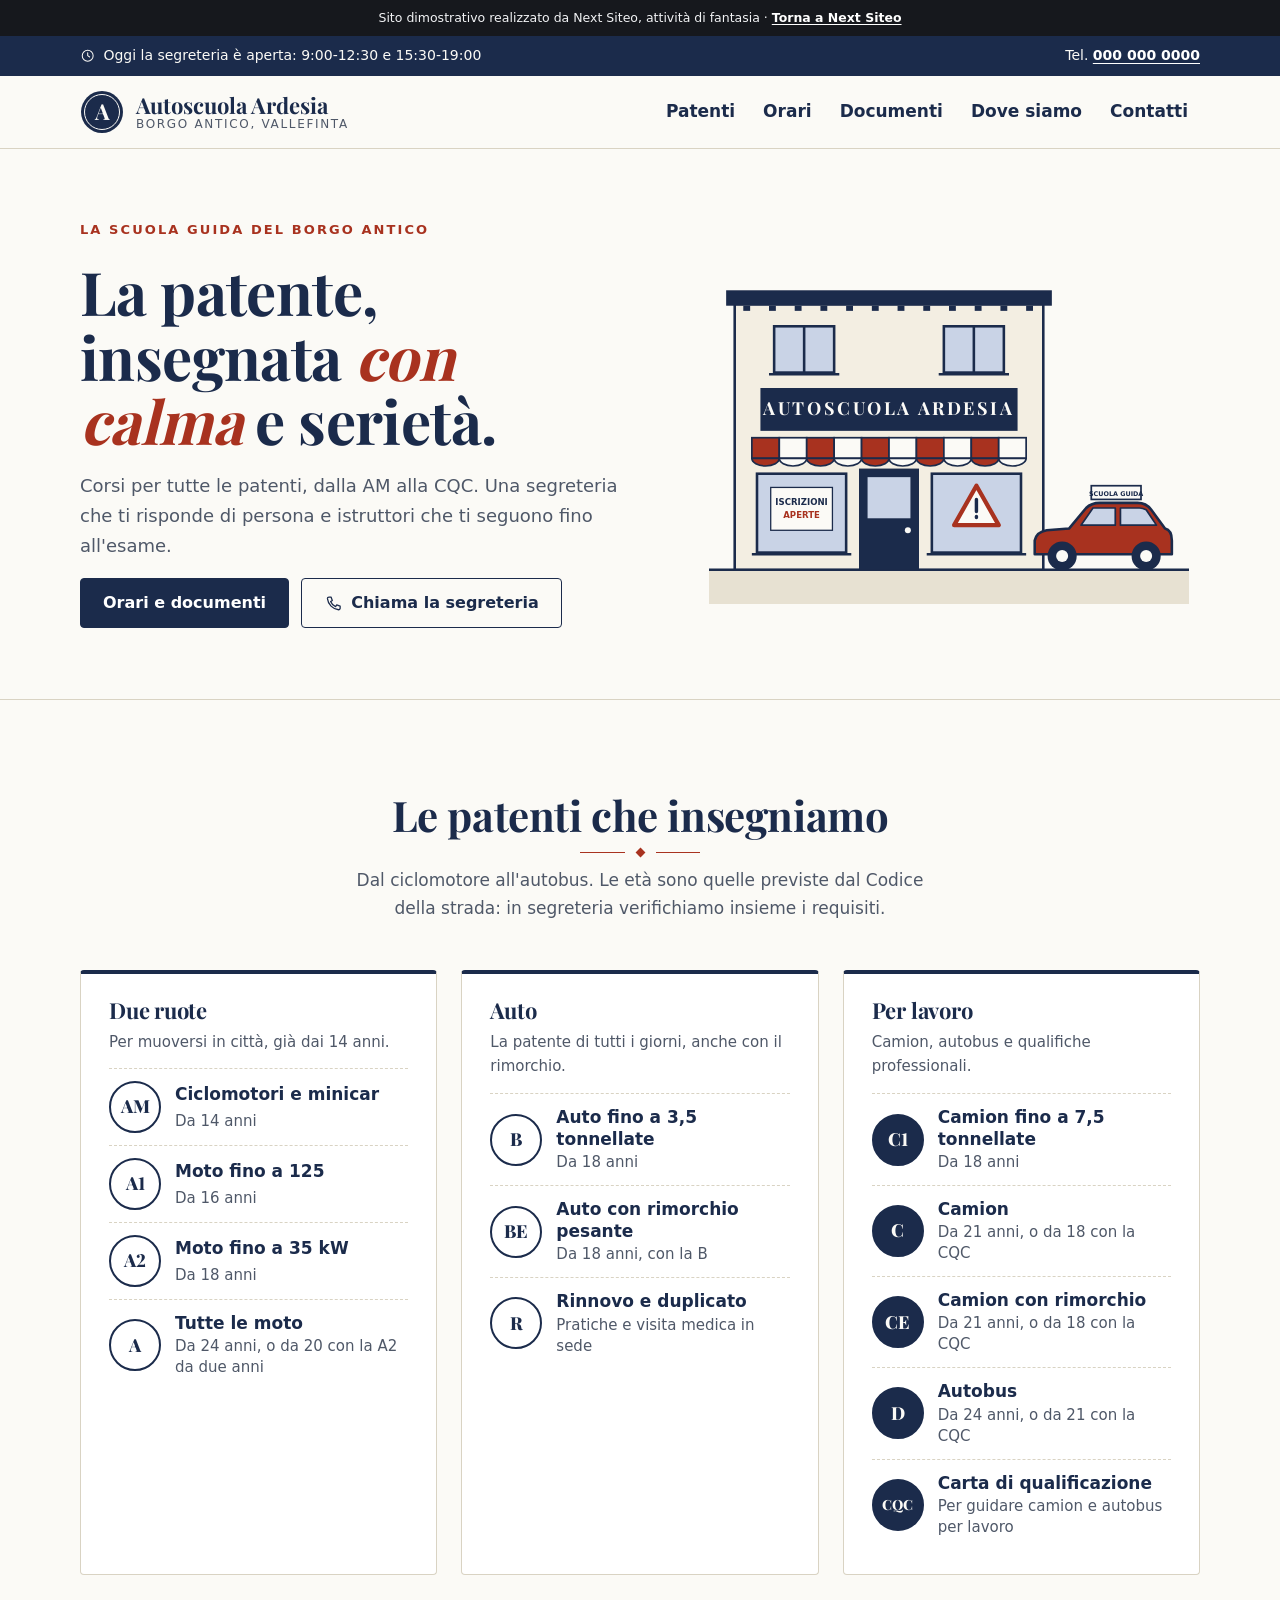
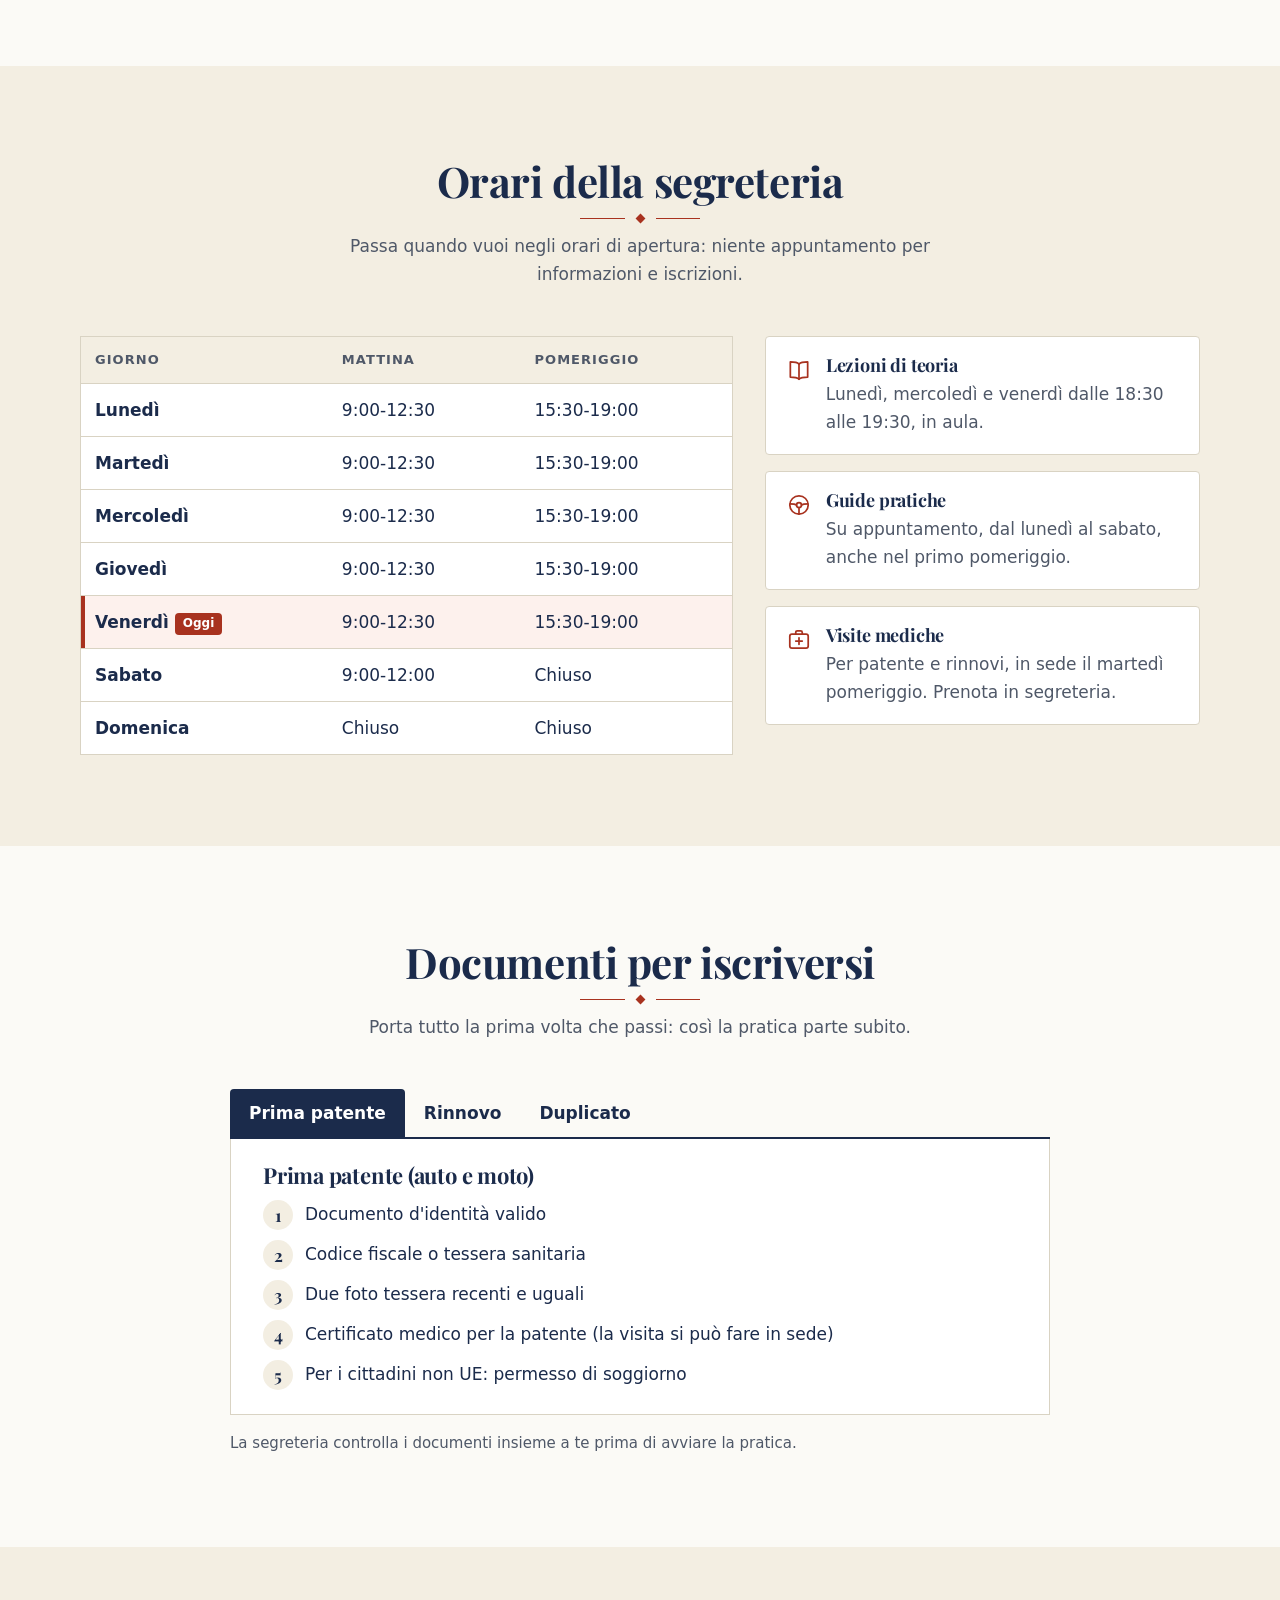
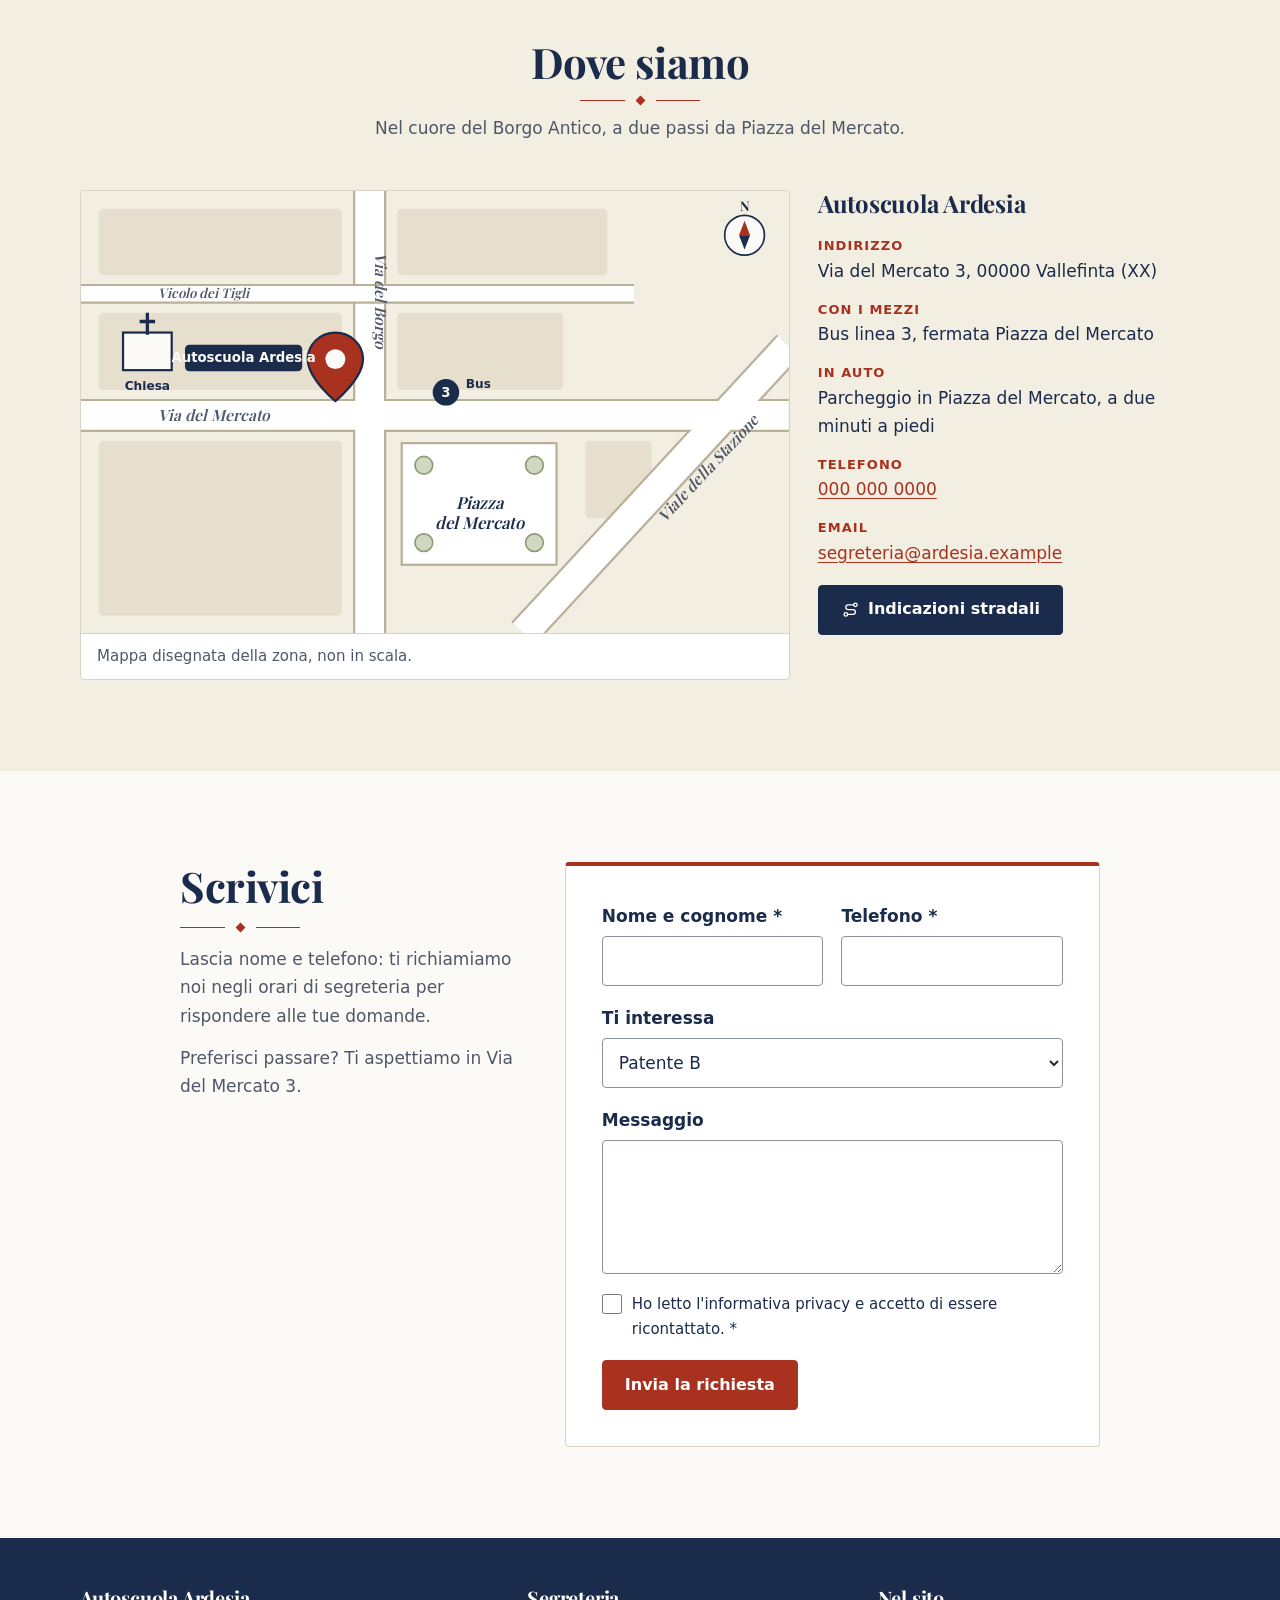
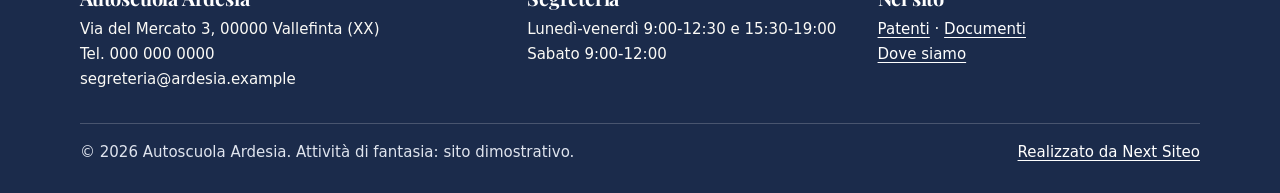
<file: demo/autoscuola-ardesia/index.html>
<!doctype html>
<html lang="it">
<head>
  <meta charset="utf-8">
  <meta name="viewport" content="width=device-width, initial-scale=1, viewport-fit=cover">
  <title>Autoscuola Ardesia, Vallefinta | Demo di Next Siteo</title>
  <meta name="description" content="Sito dimostrativo di un'autoscuola di quartiere di fantasia: patenti dalla AM alla CQC, orari della segreteria, documenti per iscriversi e mappa della zona. Realizzato da Next Siteo.">
  <meta name="robots" content="noindex, nofollow">
  <meta name="theme-color" content="#1b2b4b">
  <meta property="og:type" content="website">
  <meta property="og:locale" content="it_IT">
  <meta property="og:title" content="Autoscuola Ardesia | Sito dimostrativo di Next Siteo">
  <meta property="og:description" content="Un esempio di sito classico per un'autoscuola di quartiere. Attività di fantasia.">
  <link rel="icon" href="favicon.svg" type="image/svg+xml">
  <link rel="preload" href="fonts/playfair-display-latin.woff2" as="font" type="font/woff2" crossorigin>
  <link rel="stylesheet" href="../comune/barra-demo.css">
  <link rel="stylesheet" href="css/style.css">
  <script>document.documentElement.classList.add('js');</script>
</head>
<body>
  <svg width="0" height="0" style="position:absolute" aria-hidden="true" focusable="false">
    <symbol id="i-clock" viewBox="0 0 24 24"><circle cx="12" cy="12" r="8.5"/><path d="M12 7.5V12l3 2"/></symbol>
    <symbol id="i-phone" viewBox="0 0 24 24"><path d="M6.2 3.8h2.6l1.6 4.3-2.1 1.4a10.8 10.8 0 0 0 6.2 6.2l1.4-2.1 4.3 1.6v2.6a1.9 1.9 0 0 1-2 1.9A15.7 15.7 0 0 1 4.3 5.8a1.9 1.9 0 0 1 1.9-2z"/></symbol>
    <symbol id="i-menu" viewBox="0 0 24 24"><path d="M4 7h16M4 12h16M4 17h16"/></symbol>
    <symbol id="i-book" viewBox="0 0 24 24"><path d="M12 6.5C10.5 5 8 4.5 4 4.5v14c4 0 6.5.5 8 2 1.5-1.5 4-2 8-2v-14c-4 0-6.5.5-8 2z"/><path d="M12 6.5v14"/></symbol>
    <symbol id="i-wheel" viewBox="0 0 24 24"><circle cx="12" cy="12" r="8.5"/><circle cx="12" cy="12" r="2.3"/><path d="M3.8 11c2.6 0 4.9.3 5.9 1M20.2 11c-2.6 0-4.9.3-5.9 1M12 14.3v6"/></symbol>
    <symbol id="i-medic" viewBox="0 0 24 24"><rect x="3.5" y="6.5" width="17" height="13" rx="2"/><path d="M9 6.5V5a1.5 1.5 0 0 1 1.5-1.5h3A1.5 1.5 0 0 1 15 5v1.5M12 10v6M9 13h6"/></symbol>
    <symbol id="i-route" viewBox="0 0 24 24"><circle cx="6" cy="18" r="2.2"/><circle cx="18" cy="6" r="2.2"/><path d="M8.2 18h6.8a3 3 0 0 0 0-6H9a3 3 0 0 1 0-6h6.8"/></symbol>
  </svg>

  <a class="skip-link" href="#contenuto">Salta al contenuto</a>

  <div class="infobar">
    <div class="container infobar__inner">
      <p class="infobar__open"><svg class="icon" aria-hidden="true"><use href="#i-clock"/></svg> <span data-today-text>Segreteria: lunedì-venerdì 9:00-12:30 e 15:30-19:00, sabato 9:00-12:00</span></p>
      <p>Tel. <a href="#chiama" data-demo-avviso="Il numero è finto: in un sito vero qui partirebbe la chiamata.">000 000 0000</a></p>
    </div>
  </div>

  <header class="header">
    <div class="container header__bar">
      <a class="brand" href="index.html" aria-label="Autoscuola Ardesia, torna all'inizio">
        <svg class="brand__mark" viewBox="0 0 44 44" aria-hidden="true" focusable="false">
          <circle cx="22" cy="22" r="21" fill="#1b2b4b"/>
          <circle cx="22" cy="22" r="17.5" fill="none" stroke="#fbfaf6" stroke-width="1"/>
          <text x="22" y="30" text-anchor="middle" font-family="Playfair Display, Georgia, serif" font-weight="700" font-size="22" fill="#fbfaf6">A</text>
        </svg>
        <span class="brand__name"><strong>Autoscuola Ardesia</strong><span>Borgo Antico, Vallefinta</span></span>
      </a>
      <nav class="nav" aria-label="Menu principale">
        <ul role="list">
          <li><a href="#patenti">Patenti</a></li>
          <li><a href="#orari">Orari</a></li>
          <li><a href="#documenti">Documenti</a></li>
          <li><a href="#dove">Dove siamo</a></li>
          <li><a href="#contatti">Contatti</a></li>
        </ul>
      </nav>
      <button class="menu-btn" type="button" aria-expanded="false" aria-controls="menu-mobile" data-menu-toggle>
        <svg class="icon" aria-hidden="true"><use href="#i-menu"/></svg> Menu
      </button>
    </div>
    <nav class="menu-mobile" id="menu-mobile" aria-label="Menu mobile" data-menu hidden>
      <ul class="container" role="list">
        <li><a href="#patenti">Patenti</a></li>
        <li><a href="#orari">Orari</a></li>
        <li><a href="#documenti">Documenti</a></li>
        <li><a href="#dove">Dove siamo</a></li>
        <li><a href="#contatti">Contatti</a></li>
      </ul>
    </nav>
  </header>

  <main id="contenuto" tabindex="-1">
    <section class="hero" aria-labelledby="hero-title">
      <div class="container hero__grid">
        <div class="hero__text">
          <p class="hero__kicker">La scuola guida del Borgo Antico</p>
          <h1 id="hero-title">La patente, insegnata <em>con calma</em> e serietà.</h1>
          <p class="hero__lead">Corsi per tutte le patenti, dalla AM alla CQC. Una segreteria che ti risponde di persona e istruttori che ti seguono fino all'esame.</p>
          <div class="btn-row">
            <a class="btn" href="#orari">Orari e documenti</a>
            <a class="btn btn--line" href="#chiama" data-demo-avviso="Il numero è finto: in un sito vero qui partirebbe la chiamata."><svg class="icon" aria-hidden="true"><use href="#i-phone"/></svg> Chiama la segreteria</a>
          </div>
        </div>
        <svg class="hero__art" viewBox="0 0 560 420" role="img" aria-labelledby="art-t">
          <title id="art-t">Illustrazione: la sede dell'autoscuola con l'insegna e un'auto della scuola guida davanti</title>
          <rect x="0" y="380" width="560" height="40" fill="#e7e1d2"/>
          <path d="M0 380H560" stroke="#1b2b4b" stroke-width="3"/>
          <rect x="30" y="70" width="360" height="310" fill="#f3eee2" stroke="#1b2b4b" stroke-width="3"/>
          <rect x="20" y="54" width="380" height="18" fill="#1b2b4b"/>
          <g fill="#1b2b4b"><rect x="40" y="72" width="8" height="6"/><rect x="70" y="72" width="8" height="6"/><rect x="100" y="72" width="8" height="6"/><rect x="130" y="72" width="8" height="6"/><rect x="160" y="72" width="8" height="6"/><rect x="190" y="72" width="8" height="6"/><rect x="220" y="72" width="8" height="6"/><rect x="250" y="72" width="8" height="6"/><rect x="280" y="72" width="8" height="6"/><rect x="310" y="72" width="8" height="6"/><rect x="340" y="72" width="8" height="6"/><rect x="370" y="72" width="8" height="6"/></g>
          <g stroke="#1b2b4b" stroke-width="3"><rect x="76" y="96" width="70" height="54" fill="#c9d3e6"/><rect x="274" y="96" width="70" height="54" fill="#c9d3e6"/><path d="M111 96v54M309 96v54"/><path d="M70 152h82M268 152h82"/></g>
          <rect x="60" y="168" width="300" height="50" fill="#1b2b4b"/>
          <text x="210" y="200" text-anchor="middle" font-family="Playfair Display, Georgia, serif" font-weight="700" font-size="21" letter-spacing="3" fill="#fbfaf6">AUTOSCUOLA ARDESIA</text>
          <g stroke="#1b2b4b" stroke-width="2"><rect x="50" y="226" width="32" height="24" fill="#a8321f"/><rect x="82" y="226" width="32" height="24" fill="#fbfaf6"/><rect x="114" y="226" width="32" height="24" fill="#a8321f"/><rect x="146" y="226" width="32" height="24" fill="#fbfaf6"/><rect x="178" y="226" width="32" height="24" fill="#a8321f"/><rect x="210" y="226" width="32" height="24" fill="#fbfaf6"/><rect x="242" y="226" width="32" height="24" fill="#a8321f"/><rect x="274" y="226" width="32" height="24" fill="#fbfaf6"/><rect x="306" y="226" width="32" height="24" fill="#a8321f"/><rect x="338" y="226" width="32" height="24" fill="#fbfaf6"/></g>
          <g stroke="#1b2b4b" stroke-width="2"><path d="M50 250a16 9 0 0 0 32 0z" fill="#a8321f"/><path d="M82 250a16 9 0 0 0 32 0z" fill="#fbfaf6"/><path d="M114 250a16 9 0 0 0 32 0z" fill="#a8321f"/><path d="M146 250a16 9 0 0 0 32 0z" fill="#fbfaf6"/><path d="M178 250a16 9 0 0 0 32 0z" fill="#a8321f"/><path d="M210 250a16 9 0 0 0 32 0z" fill="#fbfaf6"/><path d="M242 250a16 9 0 0 0 32 0z" fill="#a8321f"/><path d="M274 250a16 9 0 0 0 32 0z" fill="#fbfaf6"/><path d="M306 250a16 9 0 0 0 32 0z" fill="#a8321f"/><path d="M338 250a16 9 0 0 0 32 0z" fill="#fbfaf6"/></g>
          <rect x="56" y="268" width="104" height="92" fill="#c9d3e6" stroke="#1b2b4b" stroke-width="3"/>
          <rect x="72" y="284" width="72" height="50" fill="#fbfaf6" stroke="#1b2b4b" stroke-width="1.5"/>
          <text x="108" y="304" text-anchor="middle" font-family="system-ui, sans-serif" font-weight="800" font-size="10" fill="#1b2b4b">ISCRIZIONI</text>
          <text x="108" y="320" text-anchor="middle" font-family="system-ui, sans-serif" font-weight="800" font-size="10" fill="#a8321f">APERTE</text>
          <rect x="175" y="262" width="70" height="118" fill="#1b2b4b"/>
          <rect x="185" y="272" width="50" height="48" fill="#c9d3e6"/>
          <circle cx="232" cy="334" r="3.5" fill="#fbfaf6"/>
          <rect x="260" y="268" width="104" height="92" fill="#c9d3e6" stroke="#1b2b4b" stroke-width="3"/>
          <path d="M312 282l26 46h-52z" fill="#fbfaf6" stroke="#a8321f" stroke-width="5" stroke-linejoin="round"/>
          <path d="M312 298v14M312 318v1" stroke="#1b2b4b" stroke-width="4" stroke-linecap="round"/>
          <path d="M50 362h116M254 362h116" stroke="#1b2b4b" stroke-width="3"/>
          <rect x="446" y="282" width="58" height="16" fill="#fbfaf6" stroke="#1b2b4b" stroke-width="2"/>
          <text x="475" y="293.5" text-anchor="middle" font-family="system-ui, sans-serif" font-weight="800" font-size="7.5" fill="#1b2b4b">SCUOLA GUIDA</text>
          <path d="M380 362v-16q2-10 14-12l26-2 20-24q6-6 16-6h44q10 0 16 8l16 22q8 2 8 14v16z" fill="#a8321f" stroke="#1b2b4b" stroke-width="3" stroke-linejoin="round"/>
          <path d="M448 308l-14 20h40v-20zM480 308v20h42l-12-18q-4-2-8-2z" fill="#c9d3e6" stroke="#1b2b4b" stroke-width="2" stroke-linejoin="round"/>
          <circle cx="412" cy="364" r="17" fill="#1b2b4b"/><circle cx="412" cy="364" r="7" fill="#fbfaf6"/>
          <circle cx="510" cy="364" r="17" fill="#1b2b4b"/><circle cx="510" cy="364" r="7" fill="#fbfaf6"/>
        </svg>
      </div>
    </section>

    <section class="section" id="patenti" aria-labelledby="patenti-title">
      <div class="container">
        <div class="section-title">
          <h2 id="patenti-title">Le patenti che insegniamo</h2>
          <div class="rule" aria-hidden="true"><span></span></div>
          <p>Dal ciclomotore all'autobus. Le età sono quelle previste dal Codice della strada: in segreteria verifichiamo insieme i requisiti.</p>
        </div>
        <div class="groups">
          <article class="group">
            <h3>Due ruote</h3>
            <p>Per muoversi in città, già dai 14 anni.</p>
            <ul role="list">
              <li class="lic"><span class="lic__code">AM</span><span class="lic__name">Ciclomotori e minicar</span><span class="lic__age">Da 14 anni</span></li>
              <li class="lic"><span class="lic__code">A1</span><span class="lic__name">Moto fino a 125</span><span class="lic__age">Da 16 anni</span></li>
              <li class="lic"><span class="lic__code">A2</span><span class="lic__name">Moto fino a 35 kW</span><span class="lic__age">Da 18 anni</span></li>
              <li class="lic"><span class="lic__code">A</span><span class="lic__name">Tutte le moto</span><span class="lic__age">Da 24 anni, o da 20 con la A2 da due anni</span></li>
            </ul>
          </article>
          <article class="group">
            <h3>Auto</h3>
            <p>La patente di tutti i giorni, anche con il rimorchio.</p>
            <ul role="list">
              <li class="lic"><span class="lic__code">B</span><span class="lic__name">Auto fino a 3,5 tonnellate</span><span class="lic__age">Da 18 anni</span></li>
              <li class="lic"><span class="lic__code">BE</span><span class="lic__name">Auto con rimorchio pesante</span><span class="lic__age">Da 18 anni, con la B</span></li>
              <li class="lic"><span class="lic__code">R</span><span class="lic__name">Rinnovo e duplicato</span><span class="lic__age">Pratiche e visita medica in sede</span></li>
            </ul>
          </article>
          <article class="group">
            <h3>Per lavoro</h3>
            <p>Camion, autobus e qualifiche professionali.</p>
            <ul role="list">
              <li class="lic lic--pro"><span class="lic__code">C1</span><span class="lic__name">Camion fino a 7,5 tonnellate</span><span class="lic__age">Da 18 anni</span></li>
              <li class="lic lic--pro"><span class="lic__code">C</span><span class="lic__name">Camion</span><span class="lic__age">Da 21 anni, o da 18 con la CQC</span></li>
              <li class="lic lic--pro"><span class="lic__code">CE</span><span class="lic__name">Camion con rimorchio</span><span class="lic__age">Da 21 anni, o da 18 con la CQC</span></li>
              <li class="lic lic--pro"><span class="lic__code">D</span><span class="lic__name">Autobus</span><span class="lic__age">Da 24 anni, o da 21 con la CQC</span></li>
              <li class="lic lic--pro"><span class="lic__code" style="font-size:0.875rem">CQC</span><span class="lic__name">Carta di qualificazione</span><span class="lic__age">Per guidare camion e autobus per lavoro</span></li>
            </ul>
          </article>
        </div>
      </div>
    </section>

    <section class="section section--paper2" id="orari" aria-labelledby="orari-title">
      <div class="container">
        <div class="section-title">
          <h2 id="orari-title">Orari della segreteria</h2>
          <div class="rule" aria-hidden="true"><span></span></div>
          <p>Passa quando vuoi negli orari di apertura: niente appuntamento per informazioni e iscrizioni.</p>
        </div>
        <div class="hours">
          <table class="timetable">
            <caption class="sr-only">Orari di apertura della segreteria</caption>
            <thead>
              <tr><th scope="col">Giorno</th><th scope="col">Mattina</th><th scope="col">Pomeriggio</th></tr>
            </thead>
            <tbody data-timetable>
              <tr data-day="1"><th scope="row">Lunedì</th><td>9:00-12:30</td><td>15:30-19:00</td></tr>
              <tr data-day="2"><th scope="row">Martedì</th><td>9:00-12:30</td><td>15:30-19:00</td></tr>
              <tr data-day="3"><th scope="row">Mercoledì</th><td>9:00-12:30</td><td>15:30-19:00</td></tr>
              <tr data-day="4"><th scope="row">Giovedì</th><td>9:00-12:30</td><td>15:30-19:00</td></tr>
              <tr data-day="5"><th scope="row">Venerdì</th><td>9:00-12:30</td><td>15:30-19:00</td></tr>
              <tr data-day="6"><th scope="row">Sabato</th><td>9:00-12:00</td><td>Chiuso</td></tr>
              <tr data-day="0"><th scope="row">Domenica</th><td>Chiuso</td><td>Chiuso</td></tr>
            </tbody>
          </table>
          <div class="notes">
            <div class="note">
              <svg class="icon" aria-hidden="true"><use href="#i-book"/></svg>
              <div><h3>Lezioni di teoria</h3><p>Lunedì, mercoledì e venerdì dalle 18:30 alle 19:30, in aula.</p></div>
            </div>
            <div class="note">
              <svg class="icon" aria-hidden="true"><use href="#i-wheel"/></svg>
              <div><h3>Guide pratiche</h3><p>Su appuntamento, dal lunedì al sabato, anche nel primo pomeriggio.</p></div>
            </div>
            <div class="note">
              <svg class="icon" aria-hidden="true"><use href="#i-medic"/></svg>
              <div><h3>Visite mediche</h3><p>Per patente e rinnovi, in sede il martedì pomeriggio. Prenota in segreteria.</p></div>
            </div>
          </div>
        </div>
      </div>
    </section>

    <section class="section" id="documenti" aria-labelledby="doc-title">
      <div class="container">
        <div class="section-title">
          <h2 id="doc-title">Documenti per iscriversi</h2>
          <div class="rule" aria-hidden="true"><span></span></div>
          <p>Porta tutto la prima volta che passi: così la pratica parte subito.</p>
        </div>
        <div class="tabs" data-tabs>
          <div class="tabs__list" role="tablist" aria-label="Tipo di pratica">
            <button type="button" role="tab" id="tab-1" aria-controls="panel-1" aria-selected="true">Prima patente</button>
            <button type="button" role="tab" id="tab-2" aria-controls="panel-2" aria-selected="false" tabindex="-1">Rinnovo</button>
            <button type="button" role="tab" id="tab-3" aria-controls="panel-3" aria-selected="false" tabindex="-1">Duplicato</button>
          </div>
          <div class="tabs__panel" role="tabpanel" id="panel-1" aria-labelledby="tab-1" tabindex="0">
            <h3>Prima patente (auto e moto)</h3>
            <ol class="doclist" role="list">
              <li>Documento d'identità valido</li>
              <li>Codice fiscale o tessera sanitaria</li>
              <li>Due foto tessera recenti e uguali</li>
              <li>Certificato medico per la patente (la visita si può fare in sede)</li>
              <li>Per i cittadini non UE: permesso di soggiorno</li>
            </ol>
          </div>
          <div class="tabs__panel" role="tabpanel" id="panel-2" aria-labelledby="tab-2" tabindex="0" hidden>
            <h3>Rinnovo della patente</h3>
            <ol class="doclist" role="list">
              <li>La patente da rinnovare</li>
              <li>Documento d'identità valido</li>
              <li>Codice fiscale o tessera sanitaria</li>
              <li>Una foto tessera recente</li>
              <li>Occhiali o lenti, se li usi per guidare (servono alla visita)</li>
            </ol>
          </div>
          <div class="tabs__panel" role="tabpanel" id="panel-3" aria-labelledby="tab-3" tabindex="0" hidden>
            <h3>Duplicato della patente</h3>
            <ol class="doclist" role="list">
              <li>Denuncia di smarrimento o furto, oppure la patente rovinata</li>
              <li>Documento d'identità valido</li>
              <li>Codice fiscale o tessera sanitaria</li>
              <li>Due foto tessera recenti e uguali</li>
            </ol>
          </div>
          <p class="tabs__foot">La segreteria controlla i documenti insieme a te prima di avviare la pratica.</p>
        </div>
      </div>
    </section>

    <section class="section section--paper2" id="dove" aria-labelledby="dove-title">
      <div class="container">
        <div class="section-title">
          <h2 id="dove-title">Dove siamo</h2>
          <div class="rule" aria-hidden="true"><span></span></div>
          <p>Nel cuore del Borgo Antico, a due passi da Piazza del Mercato.</p>
        </div>
        <div class="where">
          <figure class="map">
            <svg viewBox="0 0 640 400" role="img" aria-labelledby="map-t map-d">
              <title id="map-t">Mappa del Borgo Antico</title>
              <desc id="map-d">L'autoscuola è in Via del Mercato 3, all'angolo con Via del Borgo, vicino a Piazza del Mercato e alla fermata del bus linea 3.</desc>
              <rect width="640" height="400" fill="#f3eee2"/>
              <g fill="#e6dfcd">
                <rect x="16" y="16" width="220" height="60" rx="4"/><rect x="286" y="16" width="190" height="60" rx="4"/>
                <rect x="16" y="110" width="220" height="70" rx="4"/><rect x="286" y="110" width="150" height="70" rx="4"/>
                <rect x="16" y="226" width="220" height="158" rx="4"/><rect x="456" y="226" width="60" height="70" rx="4"/>
              </g>
              <g stroke="#b9b09a" stroke-width="30" fill="none"><path d="M0 203H640"/><path d="M261 0V400"/><path d="M400 400L640 140"/></g>
              <g stroke="#ffffff" stroke-width="26" fill="none"><path d="M0 203H640"/><path d="M261 0V400"/><path d="M400 400L640 140"/></g>
              <g stroke="#b9b09a" stroke-width="18" fill="none"><path d="M0 93H500"/></g>
              <g stroke="#ffffff" stroke-width="14" fill="none"><path d="M0 93H500"/></g>
              <rect x="290" y="228" width="140" height="110" fill="#ffffff" stroke="#b9b09a" stroke-width="2"/>
              <g fill="#cfd8c0" stroke="#8a9a77" stroke-width="1.5"><circle cx="310" cy="248" r="8"/><circle cx="410" cy="248" r="8"/><circle cx="310" cy="318" r="8"/><circle cx="410" cy="318" r="8"/></g>
              <text x="360" y="288" text-anchor="middle" font-family="Playfair Display, Georgia, serif" font-style="italic" font-weight="600" font-size="15" fill="#1b2b4b">Piazza</text>
              <text x="360" y="306" text-anchor="middle" font-family="Playfair Display, Georgia, serif" font-style="italic" font-weight="600" font-size="15" fill="#1b2b4b">del Mercato</text>
              <text x="70" y="208" font-family="Playfair Display, Georgia, serif" font-style="italic" font-weight="600" font-size="14" fill="#4f5868">Via del Mercato</text>
              <text x="266" y="56" font-family="Playfair Display, Georgia, serif" font-style="italic" font-weight="600" font-size="14" fill="#4f5868" transform="rotate(90 266 56)">Via del Borgo</text>
              <text x="70" y="97" font-family="Playfair Display, Georgia, serif" font-style="italic" font-weight="600" font-size="12" fill="#4f5868">Vicolo dei Tigli</text>
              <text x="528" y="300" font-family="Playfair Display, Georgia, serif" font-style="italic" font-weight="600" font-size="14" fill="#4f5868" transform="rotate(-47 528 300)">Viale della Stazione</text>
              <g transform="translate(60 140)"><rect x="-22" y="-12" width="44" height="34" fill="#fbfaf6" stroke="#1b2b4b" stroke-width="2"/><path d="M0-30v20M-7-22h14" stroke="#1b2b4b" stroke-width="3"/><text x="0" y="40" text-anchor="middle" font-family="system-ui, sans-serif" font-size="11" font-weight="700" fill="#1b2b4b">Chiesa</text></g>
              <g transform="translate(330 182)"><circle r="12" fill="#1b2b4b"/><text y="4.5" text-anchor="middle" font-family="system-ui, sans-serif" font-size="12" font-weight="800" fill="#fbfaf6">3</text><text x="18" y="-4" font-family="system-ui, sans-serif" font-size="11" font-weight="700" fill="#1b2b4b">Bus</text></g>
              <path d="M230 128c-14 0-25 11-25 24 0 18 25 38 25 38s25-20 25-38c0-13-11-24-25-24z" fill="#a8321f" stroke="#1b2b4b" stroke-width="2"/>
              <circle cx="230" cy="152" r="9" fill="#fbfaf6"/>
              <rect x="94" y="139" width="106" height="24" rx="4" fill="#1b2b4b"/>
              <text x="147" y="155" text-anchor="middle" font-family="system-ui, sans-serif" font-size="12" font-weight="700" fill="#fbfaf6">Autoscuola Ardesia</text>
              <g transform="translate(600 40)"><circle r="18" fill="#fbfaf6" stroke="#1b2b4b" stroke-width="1.5"/><path d="M0-13l5 13H-5z" fill="#a8321f"/><path d="M0 13l5-13H-5z" fill="#1b2b4b"/><text y="-22" text-anchor="middle" font-family="Playfair Display, Georgia, serif" font-weight="700" font-size="12" fill="#1b2b4b">N</text></g>
            </svg>
            <figcaption>Mappa disegnata della zona, non in scala.</figcaption>
          </figure>
          <div class="address">
            <h3>Autoscuola Ardesia</h3>
            <dl>
              <div><dt>Indirizzo</dt><dd>Via del Mercato 3, 00000 Vallefinta (XX)</dd></div>
              <div><dt>Con i mezzi</dt><dd>Bus linea 3, fermata Piazza del Mercato</dd></div>
              <div><dt>In auto</dt><dd>Parcheggio in Piazza del Mercato, a due minuti a piedi</dd></div>
              <div><dt>Telefono</dt><dd><a href="#chiama" data-demo-avviso="Il numero è finto: in un sito vero qui partirebbe la chiamata.">000 000 0000</a></dd></div>
              <div><dt>Email</dt><dd><a href="#email" data-demo-avviso="L'indirizzo è finto: in un sito vero qui si aprirebbe l'email.">segreteria@ardesia.example</a></dd></div>
            </dl>
            <p><a class="btn" href="#indicazioni" data-demo-avviso="In un sito vero qui si aprirebbe la mappa con il percorso."><svg class="icon" aria-hidden="true"><use href="#i-route"/></svg> Indicazioni stradali</a></p>
          </div>
        </div>
      </div>
    </section>

    <section class="section" id="contatti" aria-labelledby="contatti-title">
      <div class="container contact">
        <div class="contact__aside">
          <h2 id="contatti-title" style="font-size:clamp(1.875rem,1.5rem + 1.6vw,2.625rem)">Scrivici</h2>
          <div class="rule" aria-hidden="true"><span></span></div>
          <p>Lascia nome e telefono: ti richiamiamo noi negli orari di segreteria per rispondere alle tue domande.</p>
          <p>Preferisci passare? Ti aspettiamo in Via del Mercato 3.</p>
        </div>
        <form class="form" data-demo-avviso="Il messaggio non è stato inviato a nessuno: in un sito vero arriverebbe alla segreteria.">
          <div class="form__row">
            <div class="field"><label for="c-nome">Nome e cognome *</label><input id="c-nome" name="nome" autocomplete="name" required></div>
            <div class="field"><label for="c-tel">Telefono *</label><input id="c-tel" name="telefono" type="tel" autocomplete="tel" inputmode="tel" required></div>
          </div>
          <div class="field">
            <label for="c-pat">Ti interessa</label>
            <select id="c-pat" name="patente">
              <option>Patente B</option><option>Patente AM o moto</option><option>Patenti per lavoro (C, D, CQC)</option><option>Rinnovo o duplicato</option><option>Altro</option>
            </select>
          </div>
          <div class="field"><label for="c-msg">Messaggio</label><textarea id="c-msg" name="messaggio" rows="4"></textarea></div>
          <label class="check"><input type="checkbox" name="privacy" required> <span>Ho letto l'informativa privacy e accetto di essere ricontattato. *</span></label>
          <p><button class="btn btn--brick" type="submit">Invia la richiesta</button></p>
        </form>
      </div>
    </section>
  </main>

  <footer class="footer">
    <div class="container footer__grid">
      <div>
        <h2>Autoscuola Ardesia</h2>
        <address>Via del Mercato 3, 00000 Vallefinta (XX)<br>Tel. 000 000 0000<br>segreteria@ardesia.example</address>
      </div>
      <div>
        <h2>Segreteria</h2>
        <p>Lunedì-venerdì 9:00-12:30 e 15:30-19:00<br>Sabato 9:00-12:00</p>
      </div>
      <nav aria-label="Link del sito">
        <h2>Nel sito</h2>
        <p><a href="#patenti">Patenti</a> · <a href="#documenti">Documenti</a><br><a href="#dove">Dove siamo</a></p>
      </nav>
    </div>
    <div class="container footer__legal">
      <p>© <span data-year>2026</span> Autoscuola Ardesia. Attività di fantasia: sito dimostrativo.</p>
      <p><a href="../../index.html">Realizzato da Next Siteo</a></p>
    </div>
  </footer>

  <script src="../comune/barra-demo.js" defer></script>
  <script src="js/main.js" defer></script>
</body>
</html>
</file>
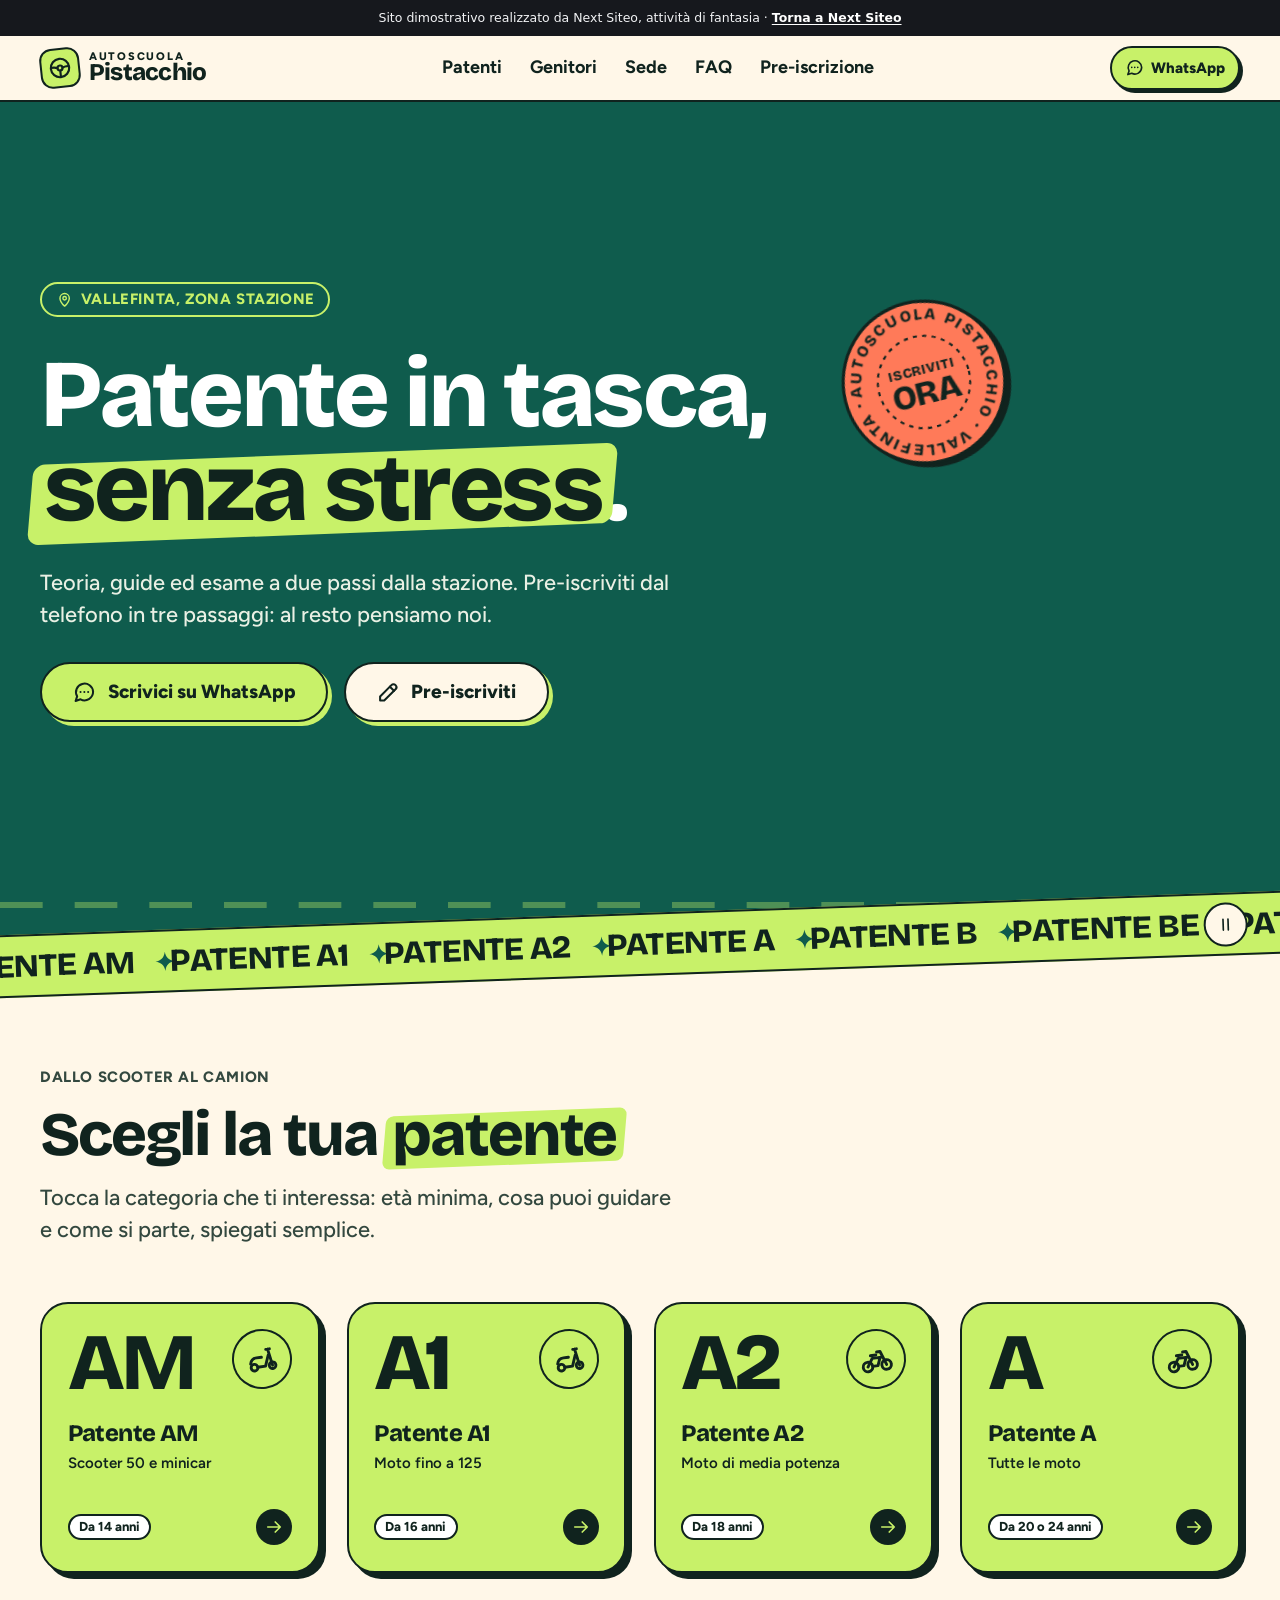
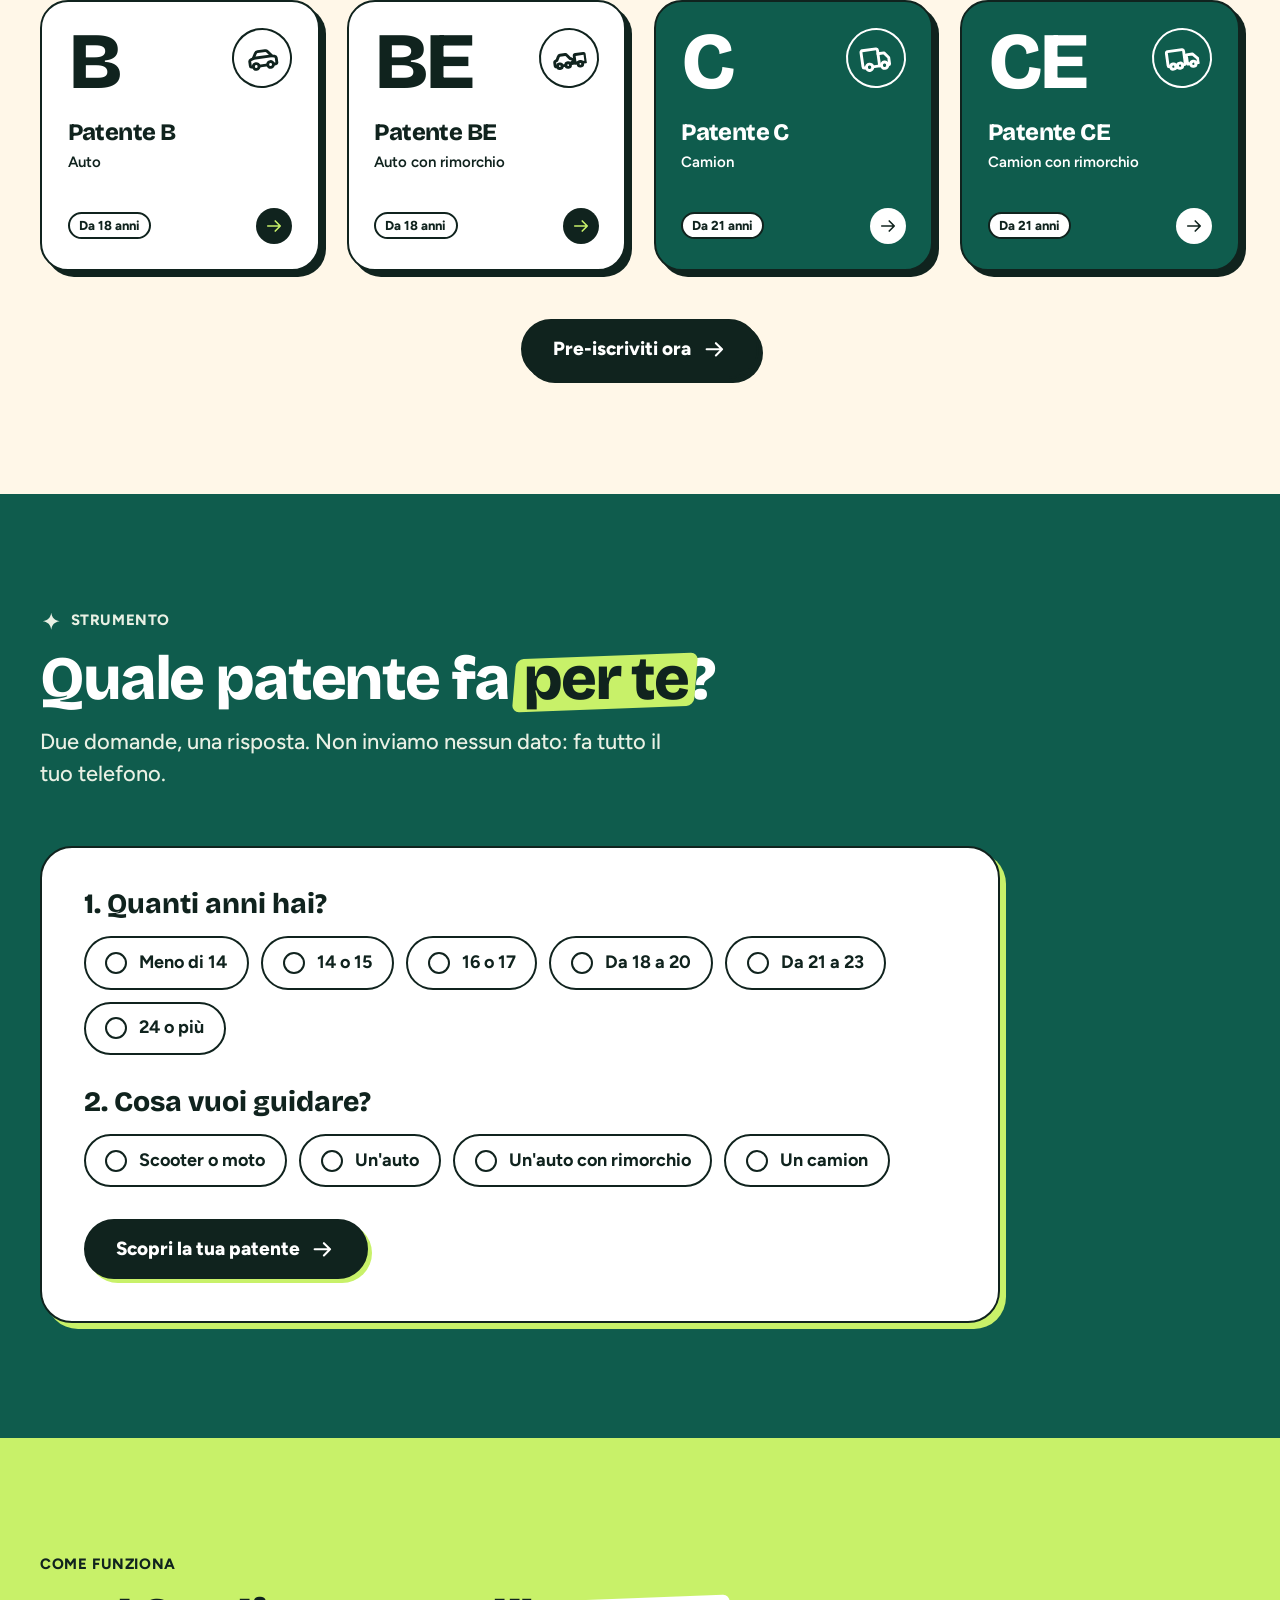
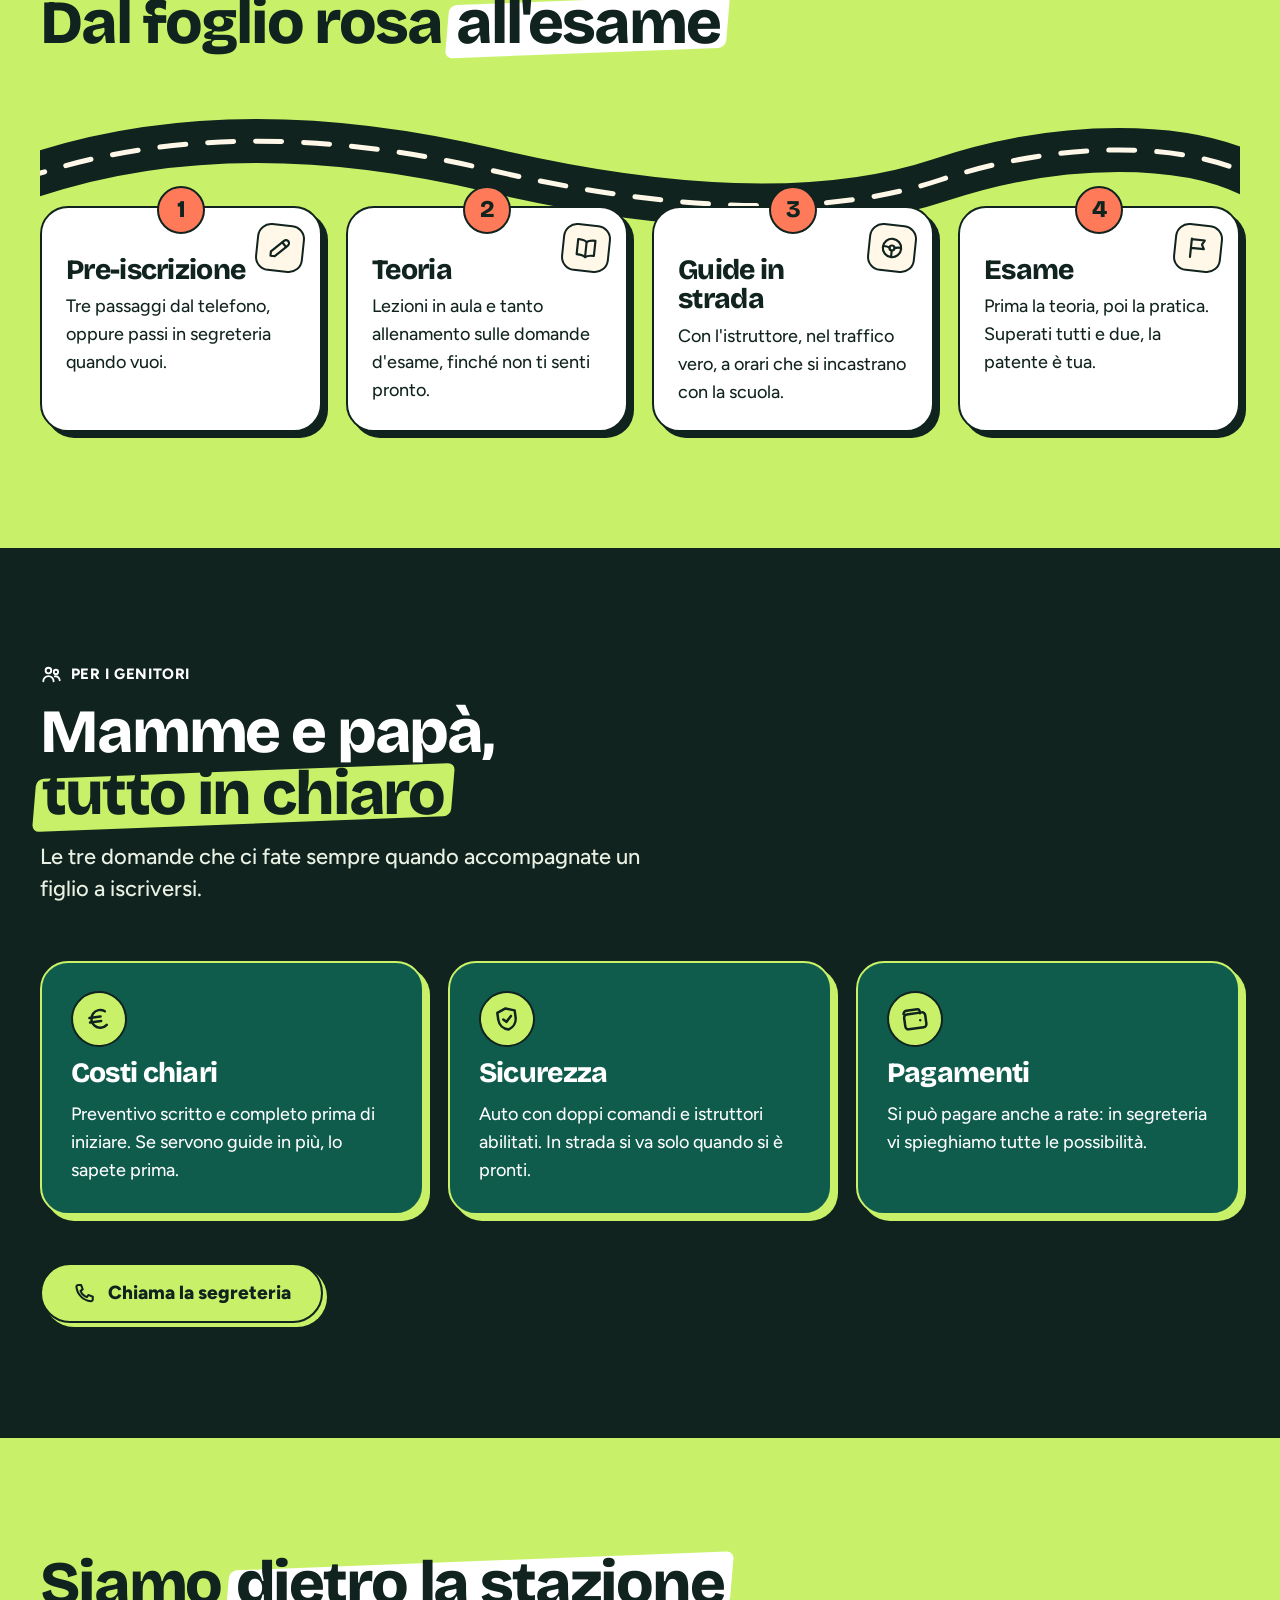
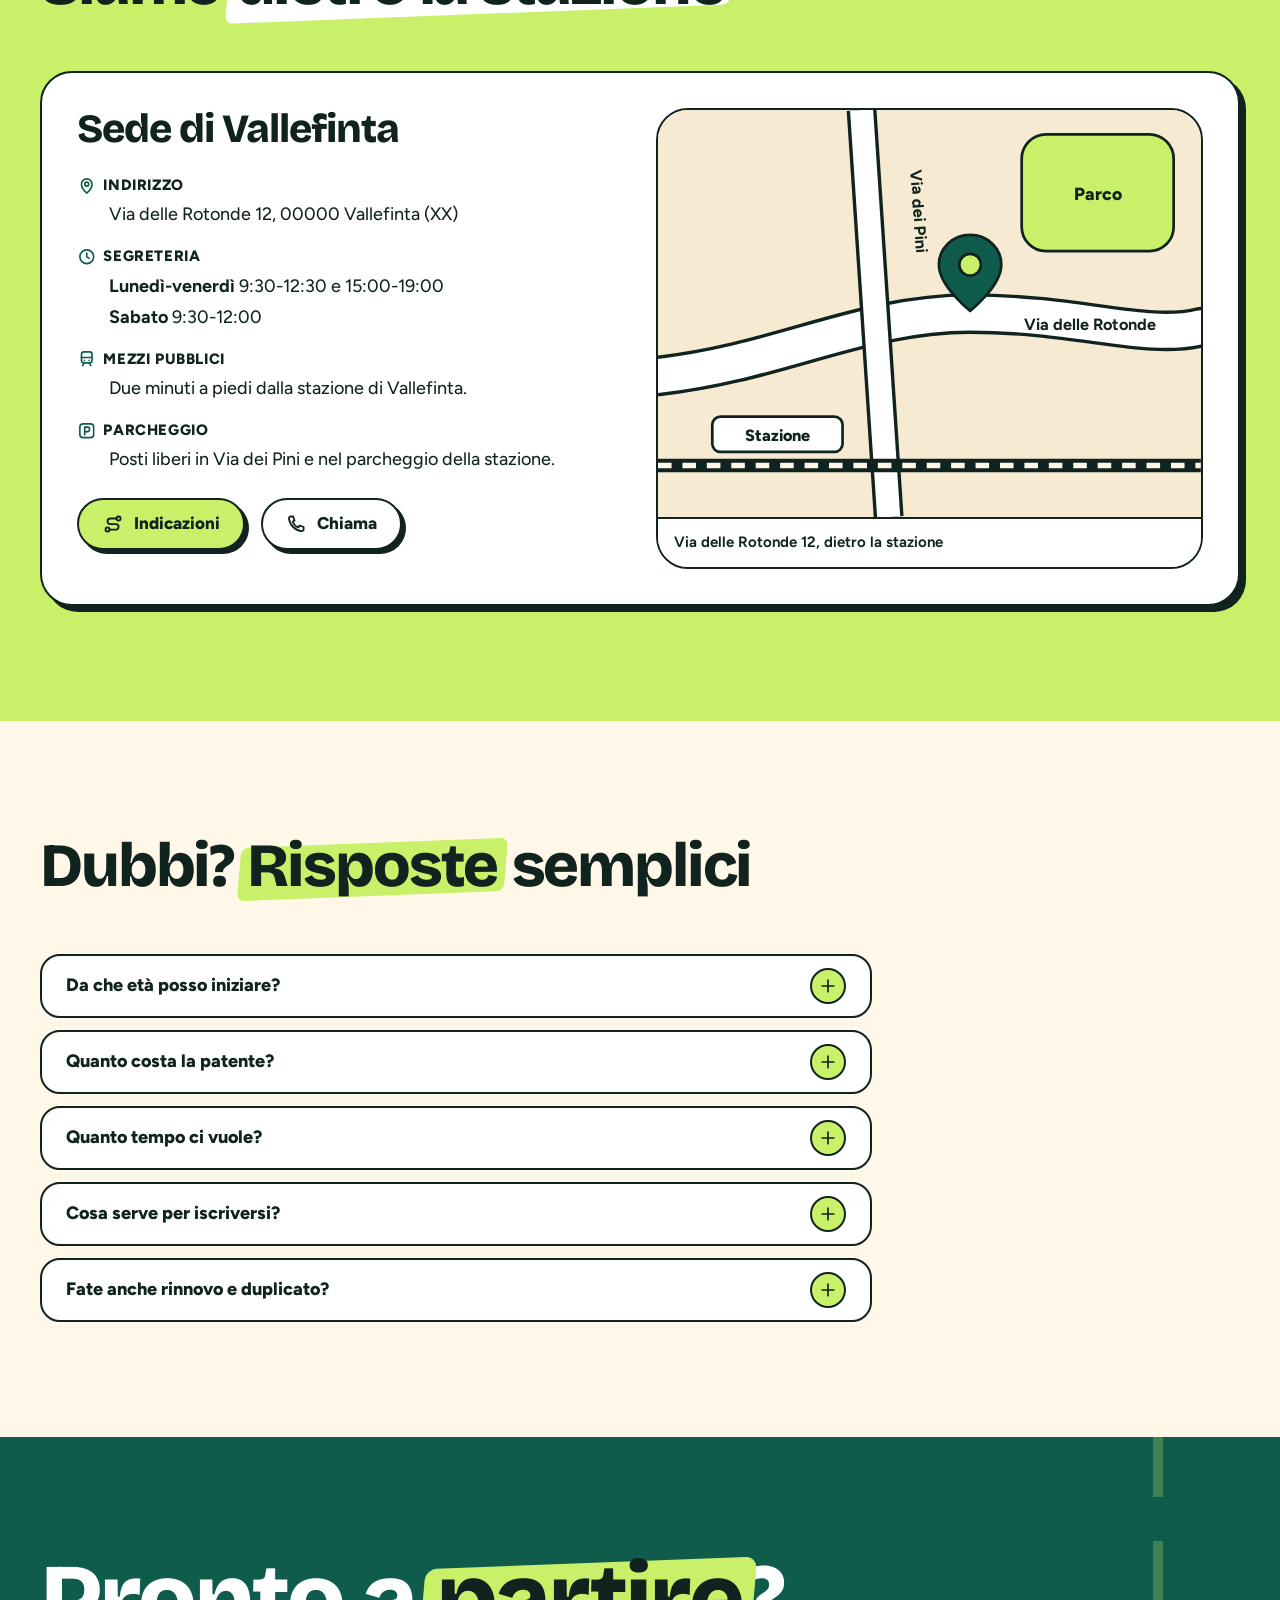
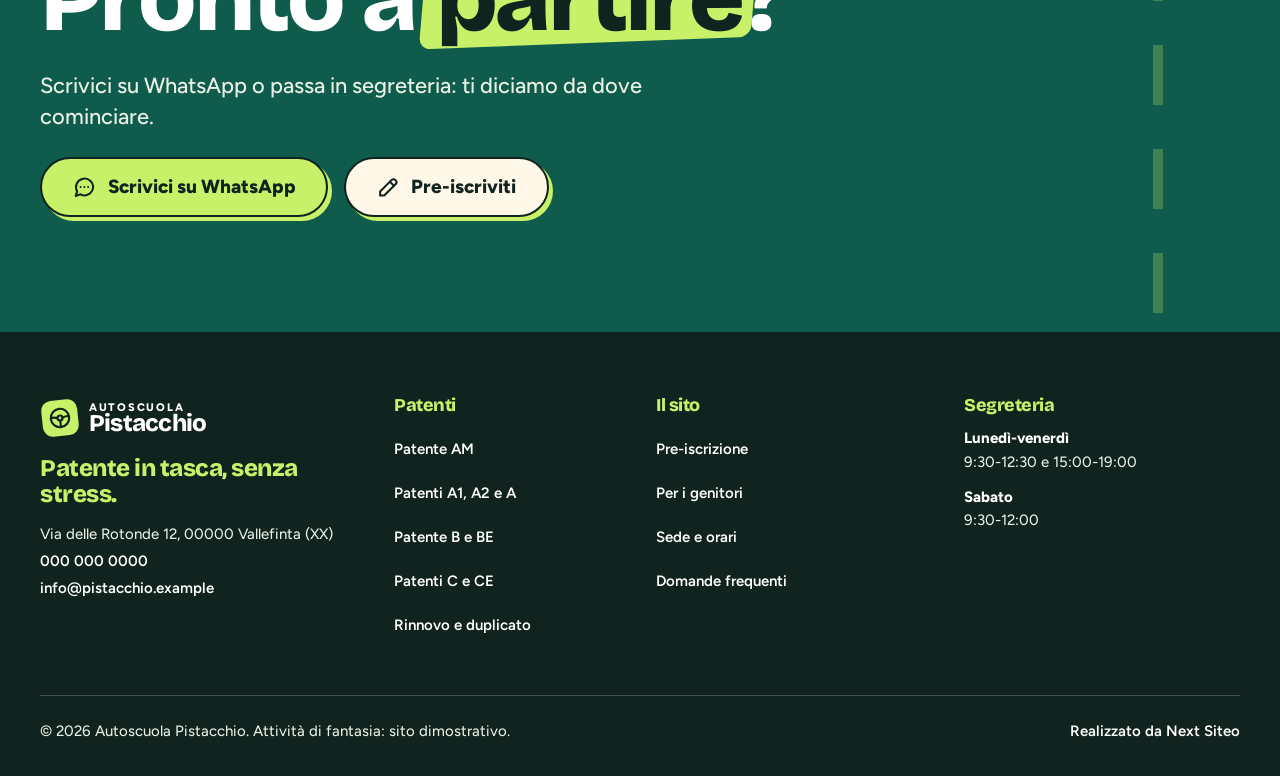
<file: demo/autoscuola-pistacchio/index.html>
<!doctype html>
<html lang="it">
<head>
  <meta charset="utf-8">
  <meta name="viewport" content="width=device-width, initial-scale=1, viewport-fit=cover">
  <title>Autoscuola Pistacchio, Vallefinta | Demo di Next Siteo</title>
  <meta name="description" content="Sito dimostrativo di un'autoscuola di fantasia: pre-iscrizione online a step, strumento «Quale patente fa per te?», informazioni per i genitori e WhatsApp. Realizzato da Next Siteo.">
  <meta name="robots" content="noindex, nofollow">
  <meta name="theme-color" content="#0f5c4d">
  <meta property="og:type" content="website">
  <meta property="og:locale" content="it_IT">
  <meta property="og:title" content="Autoscuola Pistacchio | Sito dimostrativo di Next Siteo">
  <meta property="og:description" content="Un esempio di sito per autoscuole: attività di fantasia, funzioni vere.">
  <link rel="icon" href="favicon.svg" type="image/svg+xml">
  <link rel="preload" href="fonts/bricolage-grotesque-800.woff2" as="font" type="font/woff2" crossorigin>
  <link rel="stylesheet" href="../comune/barra-demo.css">
  <link rel="stylesheet" href="css/style.css">
  <script>document.documentElement.classList.add('js');</script>
</head>
<body data-page="home">
<!-- SPRITE START -->
  <!-- Icone disegnate per il sito: griglia 24x24, tratto 2 -->
  <svg class="sprite" aria-hidden="true" focusable="false">
    <symbol id="i-arrow" viewBox="0 0 24 24"><path d="M4.5 12h15M13.5 6l6 6-6 6"/></symbol>
    <symbol id="i-arrow-left" viewBox="0 0 24 24"><path d="M19.5 12h-15M10.5 6l-6 6 6 6"/></symbol>
    <symbol id="i-plus" viewBox="0 0 24 24"><path d="M12 5v14M5 12h14"/></symbol>
    <symbol id="i-x" viewBox="0 0 24 24"><path d="M6 6l12 12M18 6 6 18"/></symbol>
    <symbol id="i-menu" viewBox="0 0 24 24"><path d="M4 7h16M4 12h16M4 17h10"/></symbol>
    <symbol id="i-check" viewBox="0 0 24 24"><path d="m5 12.5 4.5 4.5L19 7.5"/></symbol>
    <symbol id="i-info" viewBox="0 0 24 24"><circle cx="12" cy="12" r="8.5"/><path d="M12 11v5M12 8h.01"/></symbol>
    <symbol id="i-pause" viewBox="0 0 24 24"><path d="M9 5.5v13M15 5.5v13"/></symbol>
    <symbol id="i-play" viewBox="0 0 24 24"><path d="M8 5.5v13l10.5-6.5z"/></symbol>
    <symbol id="i-spark" viewBox="0 0 24 24"><path d="M12 3c.8 5.4 3.6 8.2 9 9-5.4.8-8.2 3.6-9 9-.8-5.4-3.6-8.2-9-9 5.4-.8 8.2-3.6 9-9z"/></symbol>
    <symbol id="i-phone" viewBox="0 0 24 24"><path d="M6.2 3.8h2.6l1.6 4.3-2.1 1.4a10.8 10.8 0 0 0 6.2 6.2l1.4-2.1 4.3 1.6v2.6a1.9 1.9 0 0 1-2 1.9A15.7 15.7 0 0 1 4.3 5.8a1.9 1.9 0 0 1 1.9-2z"/></symbol>
    <symbol id="i-chat" viewBox="0 0 24 24"><path d="M20.5 11.5a8.3 8.3 0 0 1-12.2 7.3L3.5 20.4l1.5-4.5a8.3 8.3 0 1 1 15.5-4.4z"/><path d="M8.3 11.6h.01M12 11.6h.01M15.7 11.6h.01"/></symbol>
    <symbol id="i-mail" viewBox="0 0 24 24"><rect x="3" y="5.5" width="18" height="13" rx="2.5"/><path d="m4 7.5 8 6 8-6"/></symbol>
    <symbol id="i-pin" viewBox="0 0 24 24"><path d="M12 21s-6.5-5.6-6.5-11a6.5 6.5 0 0 1 13 0c0 5.4-6.5 11-6.5 11z"/><circle cx="12" cy="10" r="2.4"/></symbol>
    <symbol id="i-route" viewBox="0 0 24 24"><circle cx="6" cy="18" r="2.2"/><circle cx="18" cy="6" r="2.2"/><path d="M8.2 18h6.8a3 3 0 0 0 0-6H9a3 3 0 0 1 0-6h6.8"/></symbol>
    <symbol id="i-clock" viewBox="0 0 24 24"><circle cx="12" cy="12" r="8.5"/><path d="M12 7.5V12l3 2"/></symbol>
    <symbol id="i-transit" viewBox="0 0 24 24"><rect x="5.5" y="3.5" width="13" height="13.5" rx="3"/><path d="M5.5 10.5h13M9 17l-2 3.5M15 17l2 3.5M9 14h.01M15 14h.01"/></symbol>
    <symbol id="i-parking" viewBox="0 0 24 24"><rect x="3.5" y="3.5" width="17" height="17" rx="4"/><path d="M9.5 17V7.5h3.2a2.8 2.8 0 0 1 0 5.6H9.5"/></symbol>
    <symbol id="i-idcard" viewBox="0 0 24 24"><rect x="3" y="5.5" width="18" height="13" rx="2.5"/><circle cx="8.5" cy="11" r="2"/><path d="M5.6 15.8a3.2 3.2 0 0 1 5.8 0M14 10h4M14 13.5h4"/></symbol>
    <symbol id="i-doc" viewBox="0 0 24 24"><path d="M6 3.5h8l4.5 4.5v12.5H6z"/><path d="M14 3.5V8h4.5M9 12.5h6M9 16h6"/></symbol>
    <symbol id="i-refresh" viewBox="0 0 24 24"><path d="M19.5 12a7.5 7.5 0 1 1-2.2-5.3"/><path d="M19.5 4v4.5H15"/></symbol>
    <symbol id="i-copy" viewBox="0 0 24 24"><rect x="8.5" y="8.5" width="11.5" height="11.5" rx="2.5"/><path d="M5.5 15.5h-.2A1.8 1.8 0 0 1 3.5 13.7V5.3a1.8 1.8 0 0 1 1.8-1.8h8.4a1.8 1.8 0 0 1 1.8 1.8v.2"/></symbol>
    <symbol id="i-pencil" viewBox="0 0 24 24"><path d="M4 20h4L19 9a2.8 2.8 0 0 0-4-4L4 16z"/><path d="m13.5 6.5 4 4"/></symbol>
    <symbol id="i-book" viewBox="0 0 24 24"><path d="M12 6.5C10.5 5 8 4.5 4 4.5v14c4 0 6.5.5 8 2 1.5-1.5 4-2 8-2v-14c-4 0-6.5.5-8 2z"/><path d="M12 6.5v14"/></symbol>
    <symbol id="i-flag" viewBox="0 0 24 24"><path d="M5.5 21V4M5.5 4.5h12l-2.2 4 2.2 4h-12"/></symbol>
    <symbol id="i-steering" viewBox="0 0 24 24"><circle cx="12" cy="12" r="8.5"/><circle cx="12" cy="12" r="2.3"/><path d="M3.8 11c2.6 0 4.9.3 5.9 1M20.2 11c-2.6 0-4.9.3-5.9 1M12 14.3v6"/></symbol>
    <symbol id="i-users" viewBox="0 0 24 24"><circle cx="9" cy="8" r="3"/><path d="M3.5 19.5a5.5 5.5 0 0 1 11 0"/><circle cx="17" cy="9.5" r="2.3"/><path d="M15.8 14.2a4.5 4.5 0 0 1 5.2 4.3"/></symbol>
    <symbol id="i-shield" viewBox="0 0 24 24"><path d="M12 3.5 19 6v5.5c0 4.4-3 7.8-7 9-4-1.2-7-4.6-7-9V6z"/><path d="m9 12 2.2 2.2L15.5 10"/></symbol>
    <symbol id="i-wallet" viewBox="0 0 24 24"><path d="M16.5 8V6a1.5 1.5 0 0 0-1.5-1.5H6A2.5 2.5 0 0 0 3.5 7"/><rect x="3.5" y="7.5" width="17" height="12" rx="2.5"/><path d="M16 13.5h.01"/></symbol>
    <symbol id="i-euro" viewBox="0 0 24 24"><path d="M17.5 6.5a7.1 7.1 0 1 0 0 11"/><path d="M4.5 10.2h9M4.5 13.8h9"/></symbol>
    <symbol id="i-scooter" viewBox="0 0 24 24"><circle cx="5.8" cy="17" r="2.3"/><circle cx="18.4" cy="17" r="2.3"/><path d="M8.1 17h5.4l2.8-7.2"/><path d="M15.2 5.5h2.6M16.5 5.5l1.9 11.5"/><path d="M3.5 14.2c.5-2.3 2.2-3.7 4.6-3.7h3.4"/></symbol>
    <symbol id="i-moto" viewBox="0 0 24 24"><circle cx="5.5" cy="16.5" r="3.3"/><circle cx="18.5" cy="16.5" r="3.3"/><path d="M5.5 16.5 9.2 11h5.5l-2.2 5.5H8.8"/><path d="m18.5 16.5-3.3-9.5h-2.4M14.7 11l1.9-.2"/><path d="M8.2 9h3.8"/></symbol>
    <symbol id="i-car" viewBox="0 0 24 24"><path d="M5 17H3.8a.8.8 0 0 1-.8-.8v-3c0-.6.4-1.1 1-1.3l1.6-.5 2-3.4A2 2 0 0 1 9.3 7h5.2a2 2 0 0 1 1.6.8l2.6 3.4 1.8.5c.6.2 1 .7 1 1.3v3.2a.8.8 0 0 1-.8.8H19M9 17h6"/><circle cx="7" cy="17" r="2"/><circle cx="17" cy="17" r="2"/><path d="M5.8 11.2h12.5"/></symbol>
    <symbol id="i-car-trailer" viewBox="0 0 24 24"><path d="M3 16.5H2.2a.7.7 0 0 1-.7-.7v-2.3c0-.4.3-.8.7-.9l1-.3 1.4-2.5a1.4 1.4 0 0 1 1.2-.8h3.6a1.4 1.4 0 0 1 1.1.6l1.9 2.6 1.1.4c.4.1.7.5.7.9v2.3h-1M6.4 16.5h2.4"/><circle cx="4.7" cy="16.5" r="1.6"/><circle cx="10.5" cy="16.5" r="1.6"/><path d="M13.2 15h2.3"/><path d="M15.5 16V11a1 1 0 0 1 1-1h5.5a1 1 0 0 1 1 1v5h-1.5M17.2 16h-1.7"/><circle cx="19" cy="16.8" r="1.6"/></symbol>
    <symbol id="i-truck" viewBox="0 0 24 24"><path d="M4.3 17.5H3a1 1 0 0 1-1-1v-10a1 1 0 0 1 1-1h9.5a1 1 0 0 1 1 1v11H8.7"/><path d="M13.5 9h4.2l2.8 3.6v4.4a.5.5 0 0 1-.5.5h-1M13.5 17.5h1.3"/><circle cx="6.5" cy="17.5" r="2.2"/><circle cx="17" cy="17.5" r="2.2"/></symbol>
    <symbol id="i-truck-trailer" viewBox="0 0 24 24"><path d="M3.2 16.5H2.5a1 1 0 0 1-1-1V7a1 1 0 0 1 1-1h10a1 1 0 0 1 1 1v8.5a1 1 0 0 1-1 1h-1M6.8 16.5h1.1"/><circle cx="5" cy="16.8" r="1.8"/><circle cx="9.7" cy="16.8" r="1.8"/><path d="M13.5 15h1.5M15 16.5V10h4.2l3.3 3.5v3h-1.7M15 16.5h2.1"/><circle cx="19" cy="16.8" r="1.8"/></symbol>
  </svg>
<!-- SPRITE END -->

  <a class="skip-link" href="#contenuto">Salta al contenuto</a>

<!-- HEADER START -->
  <header class="header">
    <div class="container header__bar">
      <a href="index.html" class="logo" aria-label="Autoscuola Pistacchio, torna alla home">
        <span class="logo__mark"><svg class="icon" aria-hidden="true"><use href="#i-steering"/></svg></span>
        <span class="logo__text"><span class="logo__small">Autoscuola</span><span class="logo__big">Pistacchio</span></span>
      </a>

      <nav class="header__nav" aria-label="Menu principale">
        <ul role="list">
          <li><a href="patenti.html" data-nav="patenti">Patenti</a></li>
          <li><a href="index.html#genitori">Genitori</a></li>
          <li><a href="index.html#sede">Sede</a></li>
          <li><a href="index.html#faq">FAQ</a></li>
          <li><a href="iscrizione.html" data-nav="iscrizione">Pre-iscrizione</a></li>
        </ul>
      </nav>

      <div class="header__actions">
        <a class="btn btn--sm header__wa" href="#whatsapp" data-demo-avviso="WhatsApp non è collegato: in un sito vero qui si aprirebbe la chat con la segreteria.">
          <svg class="icon" aria-hidden="true"><use href="#i-chat"/></svg>
          <span>WhatsApp</span>
        </a>
        <button class="header__menu-btn" type="button" aria-expanded="false" aria-controls="menu-mobile" data-menu-toggle>
          <svg class="icon i-open" aria-hidden="true"><use href="#i-menu"/></svg>
          <svg class="icon i-close" aria-hidden="true"><use href="#i-x"/></svg>
          <span class="sr-only">Menu</span>
        </button>
      </div>
    </div>

    <div class="menu-mobile bg-ink" id="menu-mobile" data-menu hidden>
      <nav class="container" aria-label="Menu mobile">
        <ul role="list">
          <li><a href="patenti.html" data-nav="patenti">Patenti <svg class="icon" aria-hidden="true"><use href="#i-arrow"/></svg></a></li>
          <li><a href="index.html#genitori">Per i genitori <svg class="icon" aria-hidden="true"><use href="#i-arrow"/></svg></a></li>
          <li><a href="index.html#sede">Sede e orari <svg class="icon" aria-hidden="true"><use href="#i-arrow"/></svg></a></li>
          <li><a href="index.html#faq">FAQ <svg class="icon" aria-hidden="true"><use href="#i-arrow"/></svg></a></li>
          <li><a href="iscrizione.html" data-nav="iscrizione">Pre-iscrizione <svg class="icon" aria-hidden="true"><use href="#i-arrow"/></svg></a></li>
        </ul>
        <div class="menu-mobile__cta">
          <a class="btn" href="#chiama" data-demo-avviso="Il numero è finto: in un sito vero qui partirebbe la chiamata."><svg class="icon" aria-hidden="true"><use href="#i-phone"/></svg> Chiama 000 000 0000</a>
        </div>
      </nav>
    </div>
  </header>
<!-- HEADER END -->

  <main id="contenuto" tabindex="-1">

    <section class="hero bg-forest" aria-labelledby="hero-title">
      <div class="container hero__inner">
        <div class="hero__title-wrap">
          <div class="hero__text">
            <p class="eyebrow hero__eyebrow"><svg class="icon" aria-hidden="true"><use href="#i-pin"/></svg> Vallefinta, zona Stazione</p>
            <h1 id="hero-title" class="display-hero hero__title">Patente in tasca, <span class="nowrap"><span class="hl">senza stress</span>.</span></h1>
          </div>
          <div class="bollino hero__bollino" aria-hidden="true">
            <svg viewBox="0 0 160 160" focusable="false">
              <defs><path id="ring-hero" d="M80 80m-60 0a60 60 0 1 1 120 0a60 60 0 1 1-120 0"/></defs>
              <circle cx="80" cy="80" r="77" class="bollino__bg"/>
              <circle cx="80" cy="80" r="44" class="bollino__inner"/>
              <g class="bollino__ring"><text><textPath href="#ring-hero" textLength="372">AUTOSCUOLA PISTACCHIO · VALLEFINTA · </textPath></text></g>
              <text x="80" y="72" text-anchor="middle" class="bollino__top">ISCRIVITI</text>
              <text x="80" y="101" text-anchor="middle" class="bollino__big">ORA</text>
            </svg>
          </div>
        </div>

        <p class="lead hero__lead">Teoria, guide ed esame a due passi dalla stazione. Pre-iscriviti dal telefono in tre passaggi: al resto pensiamo noi.</p>

        <div class="btn-row">
          <a class="btn btn--lg" href="#whatsapp" data-demo-avviso="WhatsApp non è collegato: in un sito vero qui si aprirebbe la chat con la segreteria.">
            <svg class="icon" aria-hidden="true"><use href="#i-chat"/></svg> Scrivici su WhatsApp
          </a>
          <a class="btn btn--cream btn--lg" href="iscrizione.html"><svg class="icon" aria-hidden="true"><use href="#i-pencil"/></svg> Pre-iscriviti</a>
        </div>
      </div>
      <svg class="hero__lane" viewBox="0 0 1440 40" preserveAspectRatio="none" aria-hidden="true" focusable="false"><path d="M0 20H1440"/></svg>
    </section>

    <div class="marquee-clip">
      <div class="marquee" data-marquee>
        <div class="marquee__band">
          <div class="marquee__track" aria-hidden="true">
            <ul role="list">
              <li><span>Patente AM</span><svg class="icon icon--fill"><use href="#i-spark"/></svg></li>
              <li><span>Patente A1</span><svg class="icon icon--fill"><use href="#i-spark"/></svg></li>
              <li><span>Patente A2</span><svg class="icon icon--fill"><use href="#i-spark"/></svg></li>
              <li><span>Patente A</span><svg class="icon icon--fill"><use href="#i-spark"/></svg></li>
              <li><span>Patente B</span><svg class="icon icon--fill"><use href="#i-spark"/></svg></li>
              <li><span>Patente BE</span><svg class="icon icon--fill"><use href="#i-spark"/></svg></li>
              <li><span>Patente C</span><svg class="icon icon--fill"><use href="#i-spark"/></svg></li>
<li><span>Patente CE</span><svg class="icon icon--fill"><use href="#i-spark"/></svg></li>
              <li><span>Rinnovo</span><svg class="icon icon--fill"><use href="#i-spark"/></svg></li>
              <li><span>Duplicato</span><svg class="icon icon--fill"><use href="#i-spark"/></svg></li>
            </ul>
            <ul role="list">
              <li><span>Patente AM</span><svg class="icon icon--fill"><use href="#i-spark"/></svg></li>
              <li><span>Patente A1</span><svg class="icon icon--fill"><use href="#i-spark"/></svg></li>
              <li><span>Patente A2</span><svg class="icon icon--fill"><use href="#i-spark"/></svg></li>
              <li><span>Patente A</span><svg class="icon icon--fill"><use href="#i-spark"/></svg></li>
              <li><span>Patente B</span><svg class="icon icon--fill"><use href="#i-spark"/></svg></li>
              <li><span>Patente BE</span><svg class="icon icon--fill"><use href="#i-spark"/></svg></li>
              <li><span>Patente C</span><svg class="icon icon--fill"><use href="#i-spark"/></svg></li>
<li><span>Patente CE</span><svg class="icon icon--fill"><use href="#i-spark"/></svg></li>
              <li><span>Rinnovo</span><svg class="icon icon--fill"><use href="#i-spark"/></svg></li>
              <li><span>Duplicato</span><svg class="icon icon--fill"><use href="#i-spark"/></svg></li>
            </ul>
          </div>
          <p class="sr-only">Patenti e servizi: AM, A1, A2, A, B, BE, C, CE, rinnovo e duplicato.</p>
          <button type="button" class="marquee__toggle" data-marquee-toggle aria-pressed="false">
            <svg class="icon i-pause" aria-hidden="true"><use href="#i-pause"/></svg>
            <svg class="icon i-play" aria-hidden="true"><use href="#i-play"/></svg>
            <span class="sr-only">Metti in pausa la striscia scorrevole</span>
          </button>
        </div>
      </div>
    </div>

    <section class="section bg-cream" id="patenti" aria-labelledby="patenti-title">
      <div class="container">
        <div class="section__head">
          <p class="eyebrow muted">Dallo scooter al camion</p>
          <h2 class="h2" id="patenti-title">Scegli la tua <span class="hl">patente</span></h2>
          <p class="lead muted">Tocca la categoria che ti interessa: età minima, cosa puoi guidare e come si parte, spiegati semplice.</p>
        </div>

        <ul class="pgrid" role="list">
          <li class="card card--hover card--lime pcard">
            <div class="pcard__top"><span class="pcard__code" aria-hidden="true">AM</span><span class="pcard__icon"><svg class="icon" aria-hidden="true"><use href="#i-scooter"/></svg></span></div>
            <h3 class="pcard__title"><a class="card-link" href="patenti.html#am">Patente AM</a></h3>
            <p class="pcard__veicolo">Scooter 50 e minicar</p>
            <p class="pcard__foot"><span class="pill pcard__age">Da 14 anni</span><span class="pcard__go" aria-hidden="true"><svg class="icon"><use href="#i-arrow"/></svg></span></p>
          </li>
          <li class="card card--hover card--lime pcard">
            <div class="pcard__top"><span class="pcard__code" aria-hidden="true">A1</span><span class="pcard__icon"><svg class="icon" aria-hidden="true"><use href="#i-scooter"/></svg></span></div>
            <h3 class="pcard__title"><a class="card-link" href="patenti.html#a1">Patente A1</a></h3>
            <p class="pcard__veicolo">Moto fino a 125</p>
            <p class="pcard__foot"><span class="pill pcard__age">Da 16 anni</span><span class="pcard__go" aria-hidden="true"><svg class="icon"><use href="#i-arrow"/></svg></span></p>
          </li>
          <li class="card card--hover card--lime pcard">
            <div class="pcard__top"><span class="pcard__code" aria-hidden="true">A2</span><span class="pcard__icon"><svg class="icon" aria-hidden="true"><use href="#i-moto"/></svg></span></div>
            <h3 class="pcard__title"><a class="card-link" href="patenti.html#a2">Patente A2</a></h3>
            <p class="pcard__veicolo">Moto di media potenza</p>
            <p class="pcard__foot"><span class="pill pcard__age">Da 18 anni</span><span class="pcard__go" aria-hidden="true"><svg class="icon"><use href="#i-arrow"/></svg></span></p>
          </li>
          <li class="card card--hover card--lime pcard">
            <div class="pcard__top"><span class="pcard__code" aria-hidden="true">A</span><span class="pcard__icon"><svg class="icon" aria-hidden="true"><use href="#i-moto"/></svg></span></div>
            <h3 class="pcard__title"><a class="card-link" href="patenti.html#a">Patente A</a></h3>
            <p class="pcard__veicolo">Tutte le moto</p>
            <p class="pcard__foot"><span class="pill pcard__age">Da 20 o 24 anni</span><span class="pcard__go" aria-hidden="true"><svg class="icon"><use href="#i-arrow"/></svg></span></p>
          </li>
          <li class="card card--hover pcard">
            <div class="pcard__top"><span class="pcard__code" aria-hidden="true">B</span><span class="pcard__icon"><svg class="icon" aria-hidden="true"><use href="#i-car"/></svg></span></div>
            <h3 class="pcard__title"><a class="card-link" href="patenti.html#b">Patente B</a></h3>
            <p class="pcard__veicolo">Auto</p>
            <p class="pcard__foot"><span class="pill pcard__age">Da 18 anni</span><span class="pcard__go" aria-hidden="true"><svg class="icon"><use href="#i-arrow"/></svg></span></p>
          </li>
          <li class="card card--hover pcard">
            <div class="pcard__top"><span class="pcard__code" aria-hidden="true">BE</span><span class="pcard__icon"><svg class="icon" aria-hidden="true"><use href="#i-car-trailer"/></svg></span></div>
            <h3 class="pcard__title"><a class="card-link" href="patenti.html#be">Patente BE</a></h3>
            <p class="pcard__veicolo">Auto con rimorchio</p>
            <p class="pcard__foot"><span class="pill pcard__age">Da 18 anni</span><span class="pcard__go" aria-hidden="true"><svg class="icon"><use href="#i-arrow"/></svg></span></p>
          </li>
          <li class="card card--hover card--forest pcard">
            <div class="pcard__top"><span class="pcard__code" aria-hidden="true">C</span><span class="pcard__icon"><svg class="icon" aria-hidden="true"><use href="#i-truck"/></svg></span></div>
            <h3 class="pcard__title"><a class="card-link" href="patenti.html#c">Patente C</a></h3>
            <p class="pcard__veicolo">Camion</p>
            <p class="pcard__foot"><span class="pill pcard__age">Da 21 anni</span><span class="pcard__go" aria-hidden="true"><svg class="icon"><use href="#i-arrow"/></svg></span></p>
          </li>
          <li class="card card--hover card--forest pcard">
            <div class="pcard__top"><span class="pcard__code" aria-hidden="true">CE</span><span class="pcard__icon"><svg class="icon" aria-hidden="true"><use href="#i-truck-trailer"/></svg></span></div>
            <h3 class="pcard__title"><a class="card-link" href="patenti.html#ce">Patente CE</a></h3>
            <p class="pcard__veicolo">Camion con rimorchio</p>
            <p class="pcard__foot"><span class="pill pcard__age">Da 21 anni</span><span class="pcard__go" aria-hidden="true"><svg class="icon"><use href="#i-arrow"/></svg></span></p>
          </li>
        </ul>

        <p class="pgrid__cta">
          <a class="btn btn--ink btn--lg" href="iscrizione.html">Pre-iscriviti ora <svg class="icon" aria-hidden="true"><use href="#i-arrow"/></svg></a>
        </p>
      </div>
    </section>

    <section class="section bg-forest" id="quale-patente" aria-labelledby="quale-title">
      <div class="container">
        <div class="section__head">
          <p class="eyebrow muted"><svg class="icon icon--fill" aria-hidden="true"><use href="#i-spark"/></svg> Strumento</p>
          <h2 class="h2" id="quale-title">Quale patente fa <span class="hl">per te</span>?</h2>
          <p class="lead muted">Due domande, una risposta. Non inviamo nessun dato: fa tutto il tuo telefono.</p>
        </div>

        <form class="card tool__card" data-quale novalidate>
          <fieldset class="choices">
            <legend>1. Quanti anni hai?</legend>
            <label class="choice"><input type="radio" name="eta" value="0"> Meno di 14</label>
            <label class="choice"><input type="radio" name="eta" value="14"> 14 o 15</label>
            <label class="choice"><input type="radio" name="eta" value="16"> 16 o 17</label>
            <label class="choice"><input type="radio" name="eta" value="18"> Da 18 a 20</label>
            <label class="choice"><input type="radio" name="eta" value="21"> Da 21 a 23</label>
            <label class="choice"><input type="radio" name="eta" value="24"> 24 o più</label>
          </fieldset>
          <fieldset class="choices">
            <legend>2. Cosa vuoi guidare?</legend>
            <label class="choice"><input type="radio" name="veicolo" value="moto"> Scooter o moto</label>
            <label class="choice"><input type="radio" name="veicolo" value="auto"> Un'auto</label>
            <label class="choice"><input type="radio" name="veicolo" value="rimorchio"> Un'auto con rimorchio</label>
            <label class="choice"><input type="radio" name="veicolo" value="camion"> Un camion</label>
          </fieldset>
          <div>
            <button type="submit" class="btn btn--ink btn--lg">Scopri la tua patente <svg class="icon" aria-hidden="true"><use href="#i-arrow"/></svg></button>
          </div>
          <div class="tool__result" data-quale-result role="status" aria-live="polite" tabindex="-1"></div>
        </form>
      </div>
    </section>

    <section class="section bg-lime" aria-labelledby="come-title">
      <div class="container">
        <div class="section__head">
          <p class="eyebrow">Come funziona</p>
          <h2 class="h2" id="come-title">Dal foglio rosa <span class="hl">all'esame</span></h2>
        </div>

        <div class="road" data-road>
          <svg class="road__h" viewBox="0 0 1200 120" aria-hidden="true" focusable="false">
            <path class="road__asphalt" d="M-20 70C120 20 280 20 450 60s330 50 450 10 250-40 320 0"/>
            <path class="road__dash" d="M-20 70C120 20 280 20 450 60s330 50 450 10 250-40 320 0"/>
            <rect class="road__cover" x="-10" y="0" width="1240" height="120"/>
          </svg>
          <div class="road__v" aria-hidden="true">
            <svg viewBox="0 0 40 100" preserveAspectRatio="none" focusable="false">
              <path class="road__asphalt" d="M20 0V100"/>
              <path class="road__dash" d="M20 0V100"/>
            </svg>
            <span class="road__cover-v"></span>
          </div>

          <ol class="tappe" role="list">
            <li class="tappa" style="--i:0">
              <span class="tappa__num" aria-hidden="true">1</span>
              <div><h3 class="tappa__title"><span class="sr-only">Tappa 1: </span>Pre-iscrizione</h3><p>Tre passaggi dal telefono, oppure passi in segreteria quando vuoi.</p></div>
              <span class="tappa__icon" aria-hidden="true"><svg class="icon"><use href="#i-pencil"/></svg></span>
            </li>
            <li class="tappa" style="--i:1">
              <span class="tappa__num" aria-hidden="true">2</span>
              <div><h3 class="tappa__title"><span class="sr-only">Tappa 2: </span>Teoria</h3><p>Lezioni in aula e tanto allenamento sulle domande d'esame, finché non ti senti pronto.</p></div>
              <span class="tappa__icon" aria-hidden="true"><svg class="icon"><use href="#i-book"/></svg></span>
            </li>
            <li class="tappa" style="--i:2">
              <span class="tappa__num" aria-hidden="true">3</span>
              <div><h3 class="tappa__title"><span class="sr-only">Tappa 3: </span>Guide in strada</h3><p>Con l'istruttore, nel traffico vero, a orari che si incastrano con la scuola.</p></div>
              <span class="tappa__icon" aria-hidden="true"><svg class="icon"><use href="#i-steering"/></svg></span>
            </li>
            <li class="tappa" style="--i:3">
              <span class="tappa__num" aria-hidden="true">4</span>
              <div><h3 class="tappa__title"><span class="sr-only">Tappa 4: </span>Esame</h3><p>Prima la teoria, poi la pratica. Superati tutti e due, la patente è tua.</p></div>
              <span class="tappa__icon" aria-hidden="true"><svg class="icon"><use href="#i-flag"/></svg></span>
            </li>
          </ol>
        </div>
      </div>
    </section>

    <section class="section bg-ink" id="genitori" aria-labelledby="gen-title">
      <div class="container">
        <div class="section__head">
          <p class="eyebrow"><svg class="icon" aria-hidden="true"><use href="#i-users"/></svg> Per i genitori</p>
          <h2 class="h2" id="gen-title">Mamme e papà, <span class="hl">tutto in chiaro</span></h2>
          <p class="lead muted">Le tre domande che ci fate sempre quando accompagnate un figlio a iscriversi.</p>
        </div>
        <ul class="gen__grid" role="list">
          <li class="card card--forest gen__card">
            <span class="gen__icon" aria-hidden="true"><svg class="icon"><use href="#i-euro"/></svg></span>
            <h3 class="h3">Costi chiari</h3>
            <p>Preventivo scritto e completo prima di iniziare. Se servono guide in più, lo sapete prima.</p>
          </li>
          <li class="card card--forest gen__card">
            <span class="gen__icon" aria-hidden="true"><svg class="icon"><use href="#i-shield"/></svg></span>
            <h3 class="h3">Sicurezza</h3>
            <p>Auto con doppi comandi e istruttori abilitati. In strada si va solo quando si è pronti.</p>
          </li>
          <li class="card card--forest gen__card">
            <span class="gen__icon" aria-hidden="true"><svg class="icon"><use href="#i-wallet"/></svg></span>
            <h3 class="h3">Pagamenti</h3>
            <p>Si può pagare anche a rate: in segreteria vi spieghiamo tutte le possibilità.</p>
          </li>
        </ul>
        <div class="btn-row gen__cta">
          <a class="btn btn--lg" href="#chiama" data-demo-avviso="Il numero è finto: in un sito vero qui partirebbe la chiamata."><svg class="icon" aria-hidden="true"><use href="#i-phone"/></svg> Chiama la segreteria</a>
        </div>
      </div>
    </section>

    <section class="section bg-lime" id="sede" aria-labelledby="sede-title">
      <div class="container">
        <div class="section__head">
          <h2 class="h2" id="sede-title">Siamo <span class="hl">dietro la stazione</span></h2>
        </div>
        <article class="card sede">
          <div>
            <h3 class="h3 sede__name">Sede di Vallefinta</h3>
            <dl class="sede__list">
              <div>
                <dt><svg class="icon" aria-hidden="true"><use href="#i-pin"/></svg> Indirizzo</dt>
                <dd>Via delle Rotonde 12, 00000 Vallefinta (XX)</dd>
              </div>
              <div>
                <dt><svg class="icon" aria-hidden="true"><use href="#i-clock"/></svg> Segreteria</dt>
                <dd>
                  <ul role="list" class="sede__hours">
                    <li><strong>Lunedì-venerdì</strong> 9:30-12:30 e 15:00-19:00</li>
                    <li><strong>Sabato</strong> 9:30-12:00</li>
                  </ul>
                </dd>
              </div>
              <div>
                <dt><svg class="icon" aria-hidden="true"><use href="#i-transit"/></svg> Mezzi pubblici</dt>
                <dd>Due minuti a piedi dalla stazione di Vallefinta.</dd>
              </div>
              <div>
                <dt><svg class="icon" aria-hidden="true"><use href="#i-parking"/></svg> Parcheggio</dt>
                <dd>Posti liberi in Via dei Pini e nel parcheggio della stazione.</dd>
              </div>
            </dl>
            <div class="btn-row">
              <a class="btn" href="#indicazioni" data-demo-avviso="In un sito vero qui si aprirebbe la mappa con il percorso."><svg class="icon" aria-hidden="true"><use href="#i-route"/></svg> Indicazioni</a>
              <a class="btn btn--white" href="#chiama" data-demo-avviso="Il numero è finto: in un sito vero qui partirebbe la chiamata."><svg class="icon" aria-hidden="true"><use href="#i-phone"/></svg> Chiama</a>
            </div>
          </div>
          <figure class="map">
            <svg viewBox="0 0 400 300" role="img" aria-labelledby="map-t map-d">
              <title id="map-t">Mappa della zona</title>
              <desc id="map-d">L'autoscuola è in Via delle Rotonde, dietro la stazione, vicino al parco e a Via dei Pini.</desc>
              <rect width="400" height="300" fill="#f6ead2"/>
              <rect x="268" y="18" width="112" height="86" rx="18" fill="#c8f169" stroke="#10231e" stroke-width="2"/>
              <text x="324" y="66" text-anchor="middle" font-family="Figtree, sans-serif" font-weight="800" font-size="13" fill="#10231e">Parco</text>
              <path d="M0 196 C 90 186 150 150 230 150 S 360 170 400 160" fill="none" stroke="#10231e" stroke-width="30" stroke-linecap="round"/>
              <path d="M0 196 C 90 186 150 150 230 150 S 360 170 400 160" fill="none" stroke="#ffffff" stroke-width="25" stroke-linecap="round"/>
              <path d="M150 0 L 170 300" fill="none" stroke="#10231e" stroke-width="22"/>
              <path d="M150 0 L 170 300" fill="none" stroke="#ffffff" stroke-width="17"/>
              <path d="M0 262 H 400" stroke="#10231e" stroke-width="10"/>
              <path d="M0 262 H 400" stroke="#fff7e8" stroke-width="4" stroke-dasharray="10 8"/>
              <rect x="40" y="226" width="96" height="26" rx="6" fill="#ffffff" stroke="#10231e" stroke-width="2"/>
              <text x="88" y="244" text-anchor="middle" font-family="Figtree, sans-serif" font-weight="800" font-size="12" fill="#10231e">Stazione</text>
              <text x="318" y="162" text-anchor="middle" font-family="Figtree, sans-serif" font-weight="700" font-size="12" fill="#10231e">Via delle Rotonde</text>
              <text x="186" y="44" font-family="Figtree, sans-serif" font-weight="700" font-size="12" fill="#10231e" transform="rotate(86 186 44)">Via dei Pini</text>
              <path d="M230 92c-13 0-23 10-23 22 0 16 23 34 23 34s23-18 23-34c0-12-10-22-23-22z" fill="#0f5c4d" stroke="#10231e" stroke-width="2"/>
              <circle cx="230" cy="114" r="8" fill="#c8f169" stroke="#10231e" stroke-width="2"/>
            </svg>
            <figcaption>Via delle Rotonde 12, dietro la stazione</figcaption>
          </figure>
        </article>
      </div>
    </section>

    <section class="section bg-cream" id="faq" aria-labelledby="faq-title">
      <div class="container">
        <div class="section__head">
          <h2 class="h2" id="faq-title">Dubbi? <span class="hl">Risposte</span> semplici</h2>
        </div>
        <div class="faq__list">
          <details class="faq__item">
            <summary><span>Da che età posso iniziare?</span><span class="faq__sign" aria-hidden="true"><svg class="icon"><use href="#i-plus"/></svg></span></summary>
            <p>Lo scooter (patente AM) da 14 anni, la moto A1 da 16, l'auto (patente B) da 18. Quando conviene iscriversi te lo diciamo noi in segreteria.</p>
          </details>
          <details class="faq__item">
            <summary><span>Quanto costa la patente?</span><span class="faq__sign" aria-hidden="true"><svg class="icon"><use href="#i-plus"/></svg></span></summary>
            <p>Dipende dalla patente e da quante guide ti servono. In segreteria ti facciamo un preventivo scritto, gratis.</p>
          </details>
          <details class="faq__item">
            <summary><span>Quanto tempo ci vuole?</span><span class="faq__sign" aria-hidden="true"><svg class="icon"><use href="#i-plus"/></svg></span></summary>
            <p>Dipende da quanto studi, da quante guide riesci a fare e dalle date d'esame disponibili. Ne parliamo insieme quando ti iscrivi.</p>
          </details>
          <details class="faq__item">
            <summary><span>Cosa serve per iscriversi?</span><span class="faq__sign" aria-hidden="true"><svg class="icon"><use href="#i-plus"/></svg></span></summary>
            <p>Documento d'identità, codice fiscale, foto tessera e certificato medico. La lista da spuntare è nella <a href="iscrizione.html#documenti">pagina della pre-iscrizione</a>.</p>
          </details>
          <details class="faq__item">
            <summary><span>Fate anche rinnovo e duplicato?</span><span class="faq__sign" aria-hidden="true"><svg class="icon"><use href="#i-plus"/></svg></span></summary>
            <p>Sì: rinnovo della patente in scadenza e duplicato in caso di smarrimento, furto o deterioramento. Trovi tutto nella <a href="patenti.html#rinnovo">pagina delle patenti</a>.</p>
          </details>
        </div>
      </div>
    </section>

<!-- CLOSING START -->
    <section class="section bg-forest closing" aria-labelledby="closing-title">
      <div class="container closing__inner">
        <h2 class="display-hero closing__title" id="closing-title">Pronto a <span class="nowrap"><span class="hl">partire</span>?</span></h2>
        <p class="lead closing__text">Scrivici su WhatsApp o passa in segreteria: ti diciamo da dove cominciare.</p>
        <div class="btn-row">
          <a class="btn btn--lg" href="#whatsapp" data-demo-avviso="WhatsApp non è collegato: in un sito vero qui si aprirebbe la chat con la segreteria."><svg class="icon" aria-hidden="true"><use href="#i-chat"/></svg> Scrivici su WhatsApp</a>
          <a class="btn btn--cream btn--lg" href="iscrizione.html"><svg class="icon" aria-hidden="true"><use href="#i-pencil"/></svg> Pre-iscriviti</a>
        </div>
      </div>
      <svg class="closing__lane" viewBox="0 0 200 1000" preserveAspectRatio="none" aria-hidden="true" focusable="false"><path d="M100 0V1000"/></svg>
    </section>
<!-- CLOSING END -->
  </main>

<!-- FOOTER START -->
  <footer class="footer bg-ink">
    <div class="container footer__grid">
      <div>
        <a href="index.html" class="logo logo--inverse" aria-label="Autoscuola Pistacchio, torna alla home">
          <span class="logo__mark"><svg class="icon" aria-hidden="true"><use href="#i-steering"/></svg></span>
          <span class="logo__text"><span class="logo__small">Autoscuola</span><span class="logo__big">Pistacchio</span></span>
        </a>
        <p class="footer__claim">Patente in tasca, senza stress.</p>
        <address>
          <p>Via delle Rotonde 12, 00000 Vallefinta (XX)</p>
          <p><a href="#chiama" data-demo-avviso="Il numero è finto: in un sito vero qui partirebbe la chiamata.">000 000 0000</a></p>
          <p><a href="#email" data-demo-avviso="L'indirizzo è finto: in un sito vero qui si aprirebbe l'email.">info@pistacchio.example</a></p>
        </address>
      </div>
      <nav aria-label="Patenti">
        <h2 class="footer__title">Patenti</h2>
        <ul role="list">
          <li><a href="patenti.html#am">Patente AM</a></li>
          <li><a href="patenti.html#a2">Patenti A1, A2 e A</a></li>
          <li><a href="patenti.html#b">Patente B e BE</a></li>
          <li><a href="patenti.html#c">Patenti C e CE</a></li>
          <li><a href="patenti.html#rinnovo">Rinnovo e duplicato</a></li>
        </ul>
      </nav>
      <nav aria-label="Il sito">
        <h2 class="footer__title">Il sito</h2>
        <ul role="list">
          <li><a href="iscrizione.html">Pre-iscrizione</a></li>
          <li><a href="index.html#genitori">Per i genitori</a></li>
          <li><a href="index.html#sede">Sede e orari</a></li>
          <li><a href="index.html#faq">Domande frequenti</a></li>
        </ul>
      </nav>
      <div>
        <h2 class="footer__title">Segreteria</h2>
        <dl class="footer__hours">
          <div><dt>Lunedì-venerdì</dt><dd>9:30-12:30 e 15:00-19:00</dd></div>
          <div><dt>Sabato</dt><dd>9:30-12:00</dd></div>
        </dl>
      </div>
    </div>
    <div class="container footer__legal">
      <p>© <span data-year>2026</span> Autoscuola Pistacchio. Attività di fantasia: sito dimostrativo.</p>
      <p><a href="../../index.html">Realizzato da Next Siteo</a></p>
    </div>
  </footer>

  <nav class="mobilebar" aria-label="Azioni rapide">
    <a class="mobilebar__btn" href="#chiama" data-demo-avviso="Il numero è finto: in un sito vero qui partirebbe la chiamata."><svg class="icon" aria-hidden="true"><use href="#i-phone"/></svg><span>Chiama</span></a>
    <a class="mobilebar__btn" href="#whatsapp" data-demo-avviso="WhatsApp non è collegato: in un sito vero qui si aprirebbe la chat con la segreteria."><svg class="icon" aria-hidden="true"><use href="#i-chat"/></svg><span>WhatsApp</span></a>
    <a class="mobilebar__btn mobilebar__btn--main" href="iscrizione.html"><svg class="icon" aria-hidden="true"><use href="#i-pencil"/></svg><span>Iscriviti</span></a>
  </nav>
<!-- FOOTER END -->

  <script src="../comune/barra-demo.js" defer></script>
  <script src="js/main.js" defer></script>
</body>
</html>
</file>
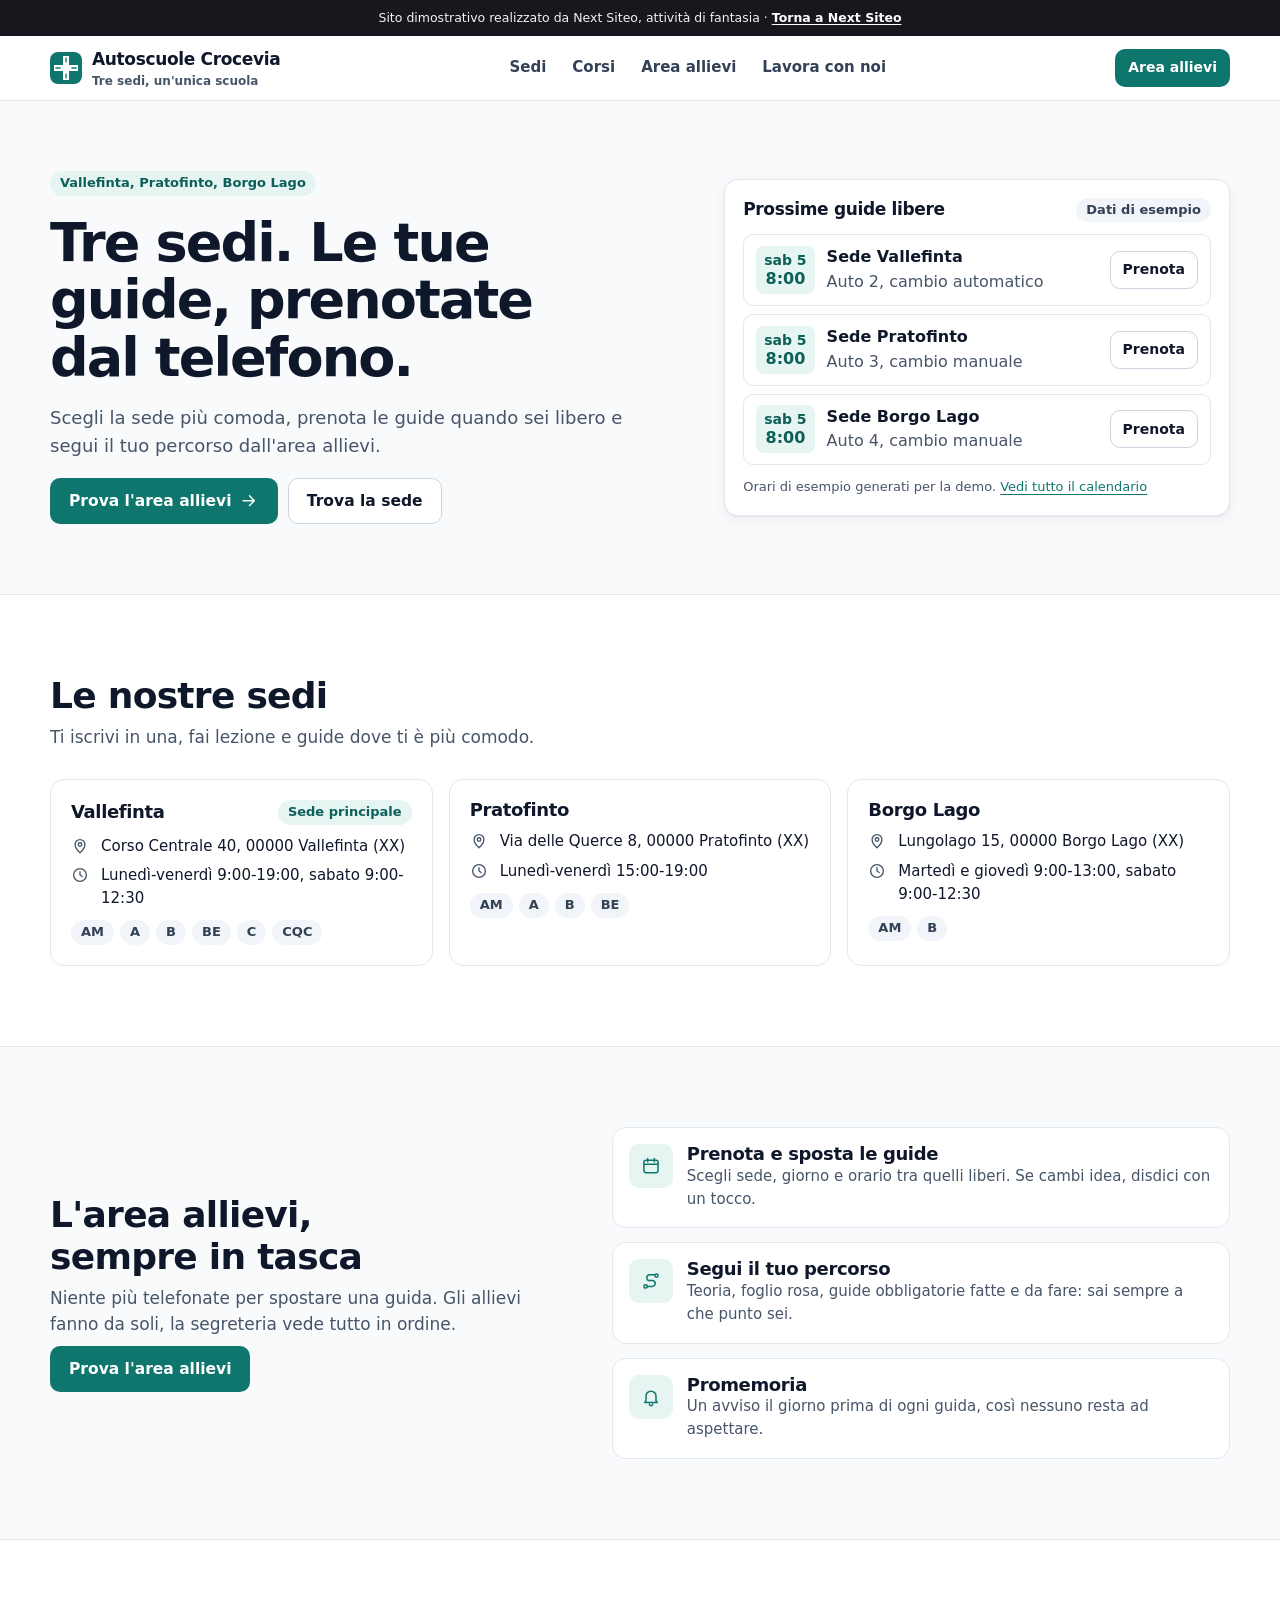
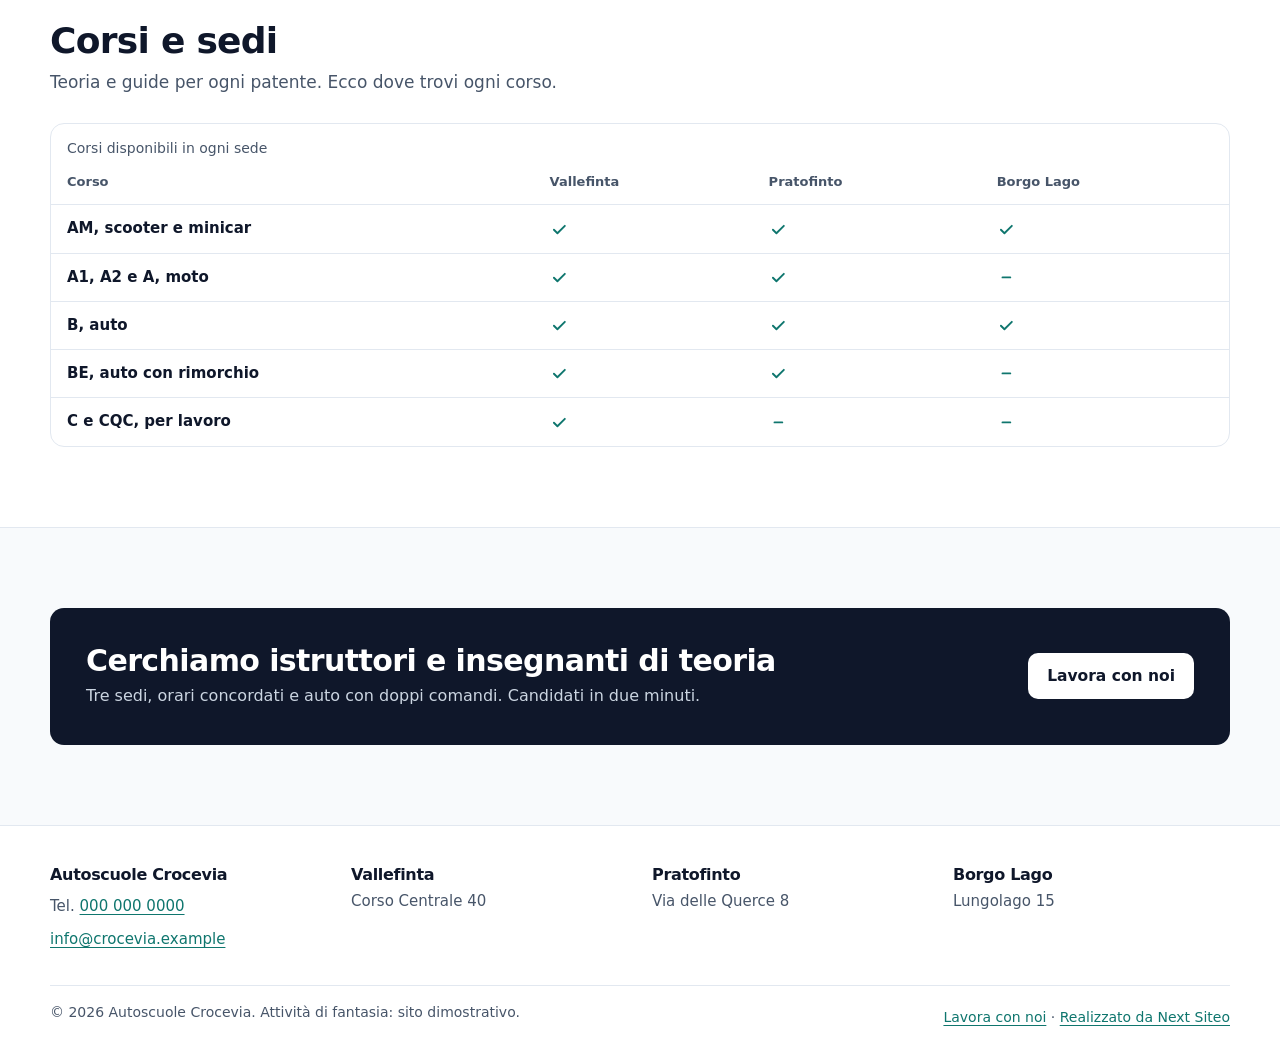
<file: demo/autoscuole-crocevia/index.html>
<!doctype html>
<html lang="it">
<head>
  <meta charset="utf-8">
  <meta name="viewport" content="width=device-width, initial-scale=1, viewport-fit=cover">
  <title>Autoscuole Crocevia, tre sedi | Demo di Next Siteo</title>
  <meta name="description" content="Sito dimostrativo di una rete di autoscuole di fantasia con tre sedi: area allievi con prenotazione delle guide, stato del percorso e pagina Lavora con noi. Realizzato da Next Siteo.">
  <meta name="robots" content="noindex, nofollow">
  <meta name="theme-color" content="#0f172a">
  <meta property="og:type" content="website">
  <meta property="og:locale" content="it_IT">
  <meta property="og:title" content="Autoscuole Crocevia | Sito dimostrativo di Next Siteo">
  <meta property="og:description" content="Un esempio di sito con gestionale per autoscuole con più sedi. Attività di fantasia.">
  <link rel="icon" href="favicon.svg" type="image/svg+xml">
  <link rel="stylesheet" href="../comune/barra-demo.css">
  <link rel="stylesheet" href="css/style.css">
  <script>document.documentElement.classList.add('js');</script>
</head>
<body>
  <svg width="0" height="0" style="position:absolute" aria-hidden="true" focusable="false">
    <symbol id="i-menu" viewBox="0 0 24 24"><path d="M4 7h16M4 12h16M4 17h16"/></symbol>
    <symbol id="i-pin" viewBox="0 0 24 24"><path d="M12 21s-6.5-5.6-6.5-11a6.5 6.5 0 0 1 13 0c0 5.4-6.5 11-6.5 11z"/><circle cx="12" cy="10" r="2.4"/></symbol>
    <symbol id="i-clock" viewBox="0 0 24 24"><circle cx="12" cy="12" r="8.5"/><path d="M12 7.5V12l3 2"/></symbol>
    <symbol id="i-phone" viewBox="0 0 24 24"><path d="M6.2 3.8h2.6l1.6 4.3-2.1 1.4a10.8 10.8 0 0 0 6.2 6.2l1.4-2.1 4.3 1.6v2.6a1.9 1.9 0 0 1-2 1.9A15.7 15.7 0 0 1 4.3 5.8a1.9 1.9 0 0 1 1.9-2z"/></symbol>
    <symbol id="i-calendar" viewBox="0 0 24 24"><rect x="3.5" y="5" width="17" height="15" rx="2.5"/><path d="M3.5 10h17M8 3v4M16 3v4"/></symbol>
    <symbol id="i-path" viewBox="0 0 24 24"><circle cx="5.5" cy="18.5" r="2"/><circle cx="18.5" cy="5.5" r="2"/><path d="M7.5 18.5h6a3.5 3.5 0 0 0 0-7h-3a3.5 3.5 0 0 1 0-7h6"/></symbol>
    <symbol id="i-bell" viewBox="0 0 24 24"><path d="M6 16.5V11a6 6 0 0 1 12 0v5.5l1.5 2h-15z"/><path d="M10 20.5a2 2 0 0 0 4 0"/></symbol>
    <symbol id="i-check" viewBox="0 0 24 24"><path d="m5 12.5 4.5 4.5L19 7.5"/></symbol>
    <symbol id="i-minus" viewBox="0 0 24 24"><path d="M7 12h10"/></symbol>
    <symbol id="i-arrow" viewBox="0 0 24 24"><path d="M5 12h14M13 6l6 6-6 6"/></symbol>
  </svg>

  <a class="skip-link" href="#contenuto">Salta al contenuto</a>

  <header class="header">
    <div class="container header__bar">
      <a class="brand" href="index.html" aria-label="Autoscuole Crocevia, torna alla home">
        <svg viewBox="0 0 32 32" aria-hidden="true" focusable="false"><rect width="32" height="32" rx="8" fill="#0f766e"/><path d="M16 4v24M4 16h24" stroke="#fff" stroke-width="6"/><path d="M16 5.5v5M16 21.5v5M5.5 16h5M21.5 16h5" stroke="#0f766e" stroke-width="1.3"/></svg>
        <span>Autoscuole Crocevia<small>Tre sedi, un'unica scuola</small></span>
      </a>
      <nav class="nav" aria-label="Menu principale">
        <ul role="list">
          <li><a href="#sedi">Sedi</a></li>
          <li><a href="#corsi">Corsi</a></li>
          <li><a href="#area">Area allievi</a></li>
          <li><a href="lavora-con-noi.html">Lavora con noi</a></li>
        </ul>
      </nav>
      <div class="header__actions">
        <a class="btn btn--sm" href="area-allievi.html">Area allievi</a>
        <button class="menu-btn" type="button" aria-expanded="false" aria-controls="menu-mobile" data-menu-toggle>
          <svg class="icon" aria-hidden="true"><use href="#i-menu"/></svg><span class="sr-only">Menu</span>
        </button>
      </div>
    </div>
    <nav class="menu-mobile" id="menu-mobile" aria-label="Menu mobile" data-menu hidden>
      <ul class="container" role="list">
        <li><a href="#sedi">Sedi</a></li>
        <li><a href="#corsi">Corsi</a></li>
        <li><a href="#area">Area allievi</a></li>
        <li><a href="lavora-con-noi.html">Lavora con noi</a></li>
      </ul>
    </nav>
  </header>

  <main id="contenuto" tabindex="-1">
    <section class="hero" aria-labelledby="hero-title">
      <div class="container hero__grid">
        <div class="hero__text">
          <span class="chip chip--accent">Vallefinta, Pratofinto, Borgo Lago</span>
          <h1 id="hero-title">Tre sedi. Le tue guide, prenotate dal telefono.</h1>
          <p class="hero__lead">Scegli la sede più comoda, prenota le guide quando sei libero e segui il tuo percorso dall'area allievi.</p>
          <div class="btn-row">
            <a class="btn" href="area-allievi.html">Prova l'area allievi <svg class="icon" aria-hidden="true"><use href="#i-arrow"/></svg></a>
            <a class="btn btn--ghost" href="#sedi">Trova la sede</a>
          </div>
        </div>

        <aside class="slots-card" aria-labelledby="liberi-title">
          <div class="slots-card__head">
            <h2 id="liberi-title" style="font-size:1.0625rem">Prossime guide libere</h2>
            <span class="chip">Dati di esempio</span>
          </div>
          <ul role="list" data-next-slots>
            <li class="slot-row"><span class="slot-row__time">Area<br>allievi</span><span>Gli orari liberi compaiono qui.</span></li>
          </ul>
          <p class="slots-card__foot">Orari di esempio generati per la demo. <a href="area-allievi.html">Vedi tutto il calendario</a></p>
        </aside>
      </div>
    </section>

    <section class="section section--white" id="sedi" aria-labelledby="sedi-title">
      <div class="container">
        <div class="head">
          <h2 id="sedi-title">Le nostre sedi</h2>
          <p>Ti iscrivi in una, fai lezione e guide dove ti è più comodo.</p>
        </div>
        <div class="sedi">
          <article class="sede">
            <div class="sede__top"><h3>Vallefinta</h3><span class="chip chip--accent">Sede principale</span></div>
            <dl>
              <div><dt><svg class="icon" aria-hidden="true"><use href="#i-pin"/></svg><span class="sr-only">Indirizzo</span></dt><dd>Corso Centrale 40, 00000 Vallefinta (XX)</dd></div>
              <div><dt><svg class="icon" aria-hidden="true"><use href="#i-clock"/></svg><span class="sr-only">Orari</span></dt><dd>Lunedì-venerdì 9:00-19:00, sabato 9:00-12:30</dd></div>
            </dl>
            <div class="sede__lic"><span class="chip">AM</span><span class="chip">A</span><span class="chip">B</span><span class="chip">BE</span><span class="chip">C</span><span class="chip">CQC</span></div>
          </article>
          <article class="sede">
            <div class="sede__top"><h3>Pratofinto</h3></div>
            <dl>
              <div><dt><svg class="icon" aria-hidden="true"><use href="#i-pin"/></svg><span class="sr-only">Indirizzo</span></dt><dd>Via delle Querce 8, 00000 Pratofinto (XX)</dd></div>
              <div><dt><svg class="icon" aria-hidden="true"><use href="#i-clock"/></svg><span class="sr-only">Orari</span></dt><dd>Lunedì-venerdì 15:00-19:00</dd></div>
            </dl>
            <div class="sede__lic"><span class="chip">AM</span><span class="chip">A</span><span class="chip">B</span><span class="chip">BE</span></div>
          </article>
          <article class="sede">
            <div class="sede__top"><h3>Borgo Lago</h3></div>
            <dl>
              <div><dt><svg class="icon" aria-hidden="true"><use href="#i-pin"/></svg><span class="sr-only">Indirizzo</span></dt><dd>Lungolago 15, 00000 Borgo Lago (XX)</dd></div>
              <div><dt><svg class="icon" aria-hidden="true"><use href="#i-clock"/></svg><span class="sr-only">Orari</span></dt><dd>Martedì e giovedì 9:00-13:00, sabato 9:00-12:30</dd></div>
            </dl>
            <div class="sede__lic"><span class="chip">AM</span><span class="chip">B</span></div>
          </article>
        </div>
      </div>
    </section>

    <section class="section" id="area" aria-labelledby="area-title">
      <div class="container feature-band">
        <div class="head" style="margin-bottom:0">
          <h2 id="area-title">L'area allievi, sempre in tasca</h2>
          <p>Niente più telefonate per spostare una guida. Gli allievi fanno da soli, la segreteria vede tutto in ordine.</p>
          <p><a class="btn" href="area-allievi.html">Prova l'area allievi</a></p>
        </div>
        <ul class="features" role="list">
          <li class="feature">
            <span class="feature__icon"><svg class="icon" aria-hidden="true"><use href="#i-calendar"/></svg></span>
            <div><h3>Prenota e sposta le guide</h3><p>Scegli sede, giorno e orario tra quelli liberi. Se cambi idea, disdici con un tocco.</p></div>
          </li>
          <li class="feature">
            <span class="feature__icon"><svg class="icon" aria-hidden="true"><use href="#i-path"/></svg></span>
            <div><h3>Segui il tuo percorso</h3><p>Teoria, foglio rosa, guide obbligatorie fatte e da fare: sai sempre a che punto sei.</p></div>
          </li>
          <li class="feature">
            <span class="feature__icon"><svg class="icon" aria-hidden="true"><use href="#i-bell"/></svg></span>
            <div><h3>Promemoria</h3><p>Un avviso il giorno prima di ogni guida, così nessuno resta ad aspettare.</p></div>
          </li>
        </ul>
      </div>
    </section>

    <section class="section section--white" id="corsi" aria-labelledby="corsi-title">
      <div class="container">
        <div class="head">
          <h2 id="corsi-title">Corsi e sedi</h2>
          <p>Teoria e guide per ogni patente. Ecco dove trovi ogni corso.</p>
        </div>
        <div class="table-wrap" tabindex="0" role="region" aria-labelledby="corsi-title">
          <table class="matrix">
            <caption>Corsi disponibili in ogni sede</caption>
            <thead>
              <tr><th scope="col">Corso</th><th scope="col">Vallefinta</th><th scope="col">Pratofinto</th><th scope="col">Borgo Lago</th></tr>
            </thead>
            <tbody>
              <tr><th scope="row">AM, scooter e minicar</th><td><svg class="icon" aria-hidden="true"><use href="#i-check"/></svg><span class="sr-only">Sì</span></td><td><svg class="icon" aria-hidden="true"><use href="#i-check"/></svg><span class="sr-only">Sì</span></td><td><svg class="icon" aria-hidden="true"><use href="#i-check"/></svg><span class="sr-only">Sì</span></td></tr>
              <tr><th scope="row">A1, A2 e A, moto</th><td><svg class="icon" aria-hidden="true"><use href="#i-check"/></svg><span class="sr-only">Sì</span></td><td><svg class="icon" aria-hidden="true"><use href="#i-check"/></svg><span class="sr-only">Sì</span></td><td class="no"><svg class="icon" aria-hidden="true"><use href="#i-minus"/></svg><span class="sr-only">No</span></td></tr>
              <tr><th scope="row">B, auto</th><td><svg class="icon" aria-hidden="true"><use href="#i-check"/></svg><span class="sr-only">Sì</span></td><td><svg class="icon" aria-hidden="true"><use href="#i-check"/></svg><span class="sr-only">Sì</span></td><td><svg class="icon" aria-hidden="true"><use href="#i-check"/></svg><span class="sr-only">Sì</span></td></tr>
              <tr><th scope="row">BE, auto con rimorchio</th><td><svg class="icon" aria-hidden="true"><use href="#i-check"/></svg><span class="sr-only">Sì</span></td><td><svg class="icon" aria-hidden="true"><use href="#i-check"/></svg><span class="sr-only">Sì</span></td><td class="no"><svg class="icon" aria-hidden="true"><use href="#i-minus"/></svg><span class="sr-only">No</span></td></tr>
              <tr><th scope="row">C e CQC, per lavoro</th><td><svg class="icon" aria-hidden="true"><use href="#i-check"/></svg><span class="sr-only">Sì</span></td><td class="no"><svg class="icon" aria-hidden="true"><use href="#i-minus"/></svg><span class="sr-only">No</span></td><td class="no"><svg class="icon" aria-hidden="true"><use href="#i-minus"/></svg><span class="sr-only">No</span></td></tr>
            </tbody>
          </table>
        </div>
      </div>
    </section>

    <section class="section" aria-labelledby="lavora-title">
      <div class="container">
        <div class="band">
          <div>
            <h2 id="lavora-title" style="font-size:clamp(1.375rem,1.2rem + 1vw,1.875rem);margin-bottom:6px">Cerchiamo istruttori e insegnanti di teoria</h2>
            <p>Tre sedi, orari concordati e auto con doppi comandi. Candidati in due minuti.</p>
          </div>
          <a class="btn" href="lavora-con-noi.html">Lavora con noi</a>
        </div>
      </div>
    </section>
  </main>

  <footer class="footer">
    <div class="container footer__grid">
      <div>
        <h2>Autoscuole Crocevia</h2>
        <p>Tel. <a href="#chiama" data-demo-avviso="Il numero è finto: in un sito vero qui partirebbe la chiamata.">000 000 0000</a><br><a href="#email" data-demo-avviso="L'indirizzo è finto: in un sito vero qui si aprirebbe l'email.">info@crocevia.example</a></p>
      </div>
      <div><h2>Vallefinta</h2><address>Corso Centrale 40</address></div>
      <div><h2>Pratofinto</h2><address>Via delle Querce 8</address></div>
      <div><h2>Borgo Lago</h2><address>Lungolago 15</address></div>
    </div>
    <div class="container footer__legal">
      <p>© <span data-year>2026</span> Autoscuole Crocevia. Attività di fantasia: sito dimostrativo.</p>
      <p><a href="lavora-con-noi.html">Lavora con noi</a> · <a href="../../index.html">Realizzato da Next Siteo</a></p>
    </div>
  </footer>

  <script src="../comune/barra-demo.js" defer></script>
  <script src="js/dati.js" defer></script>
  <script src="js/main.js" defer></script>
</body>
</html>
</file>
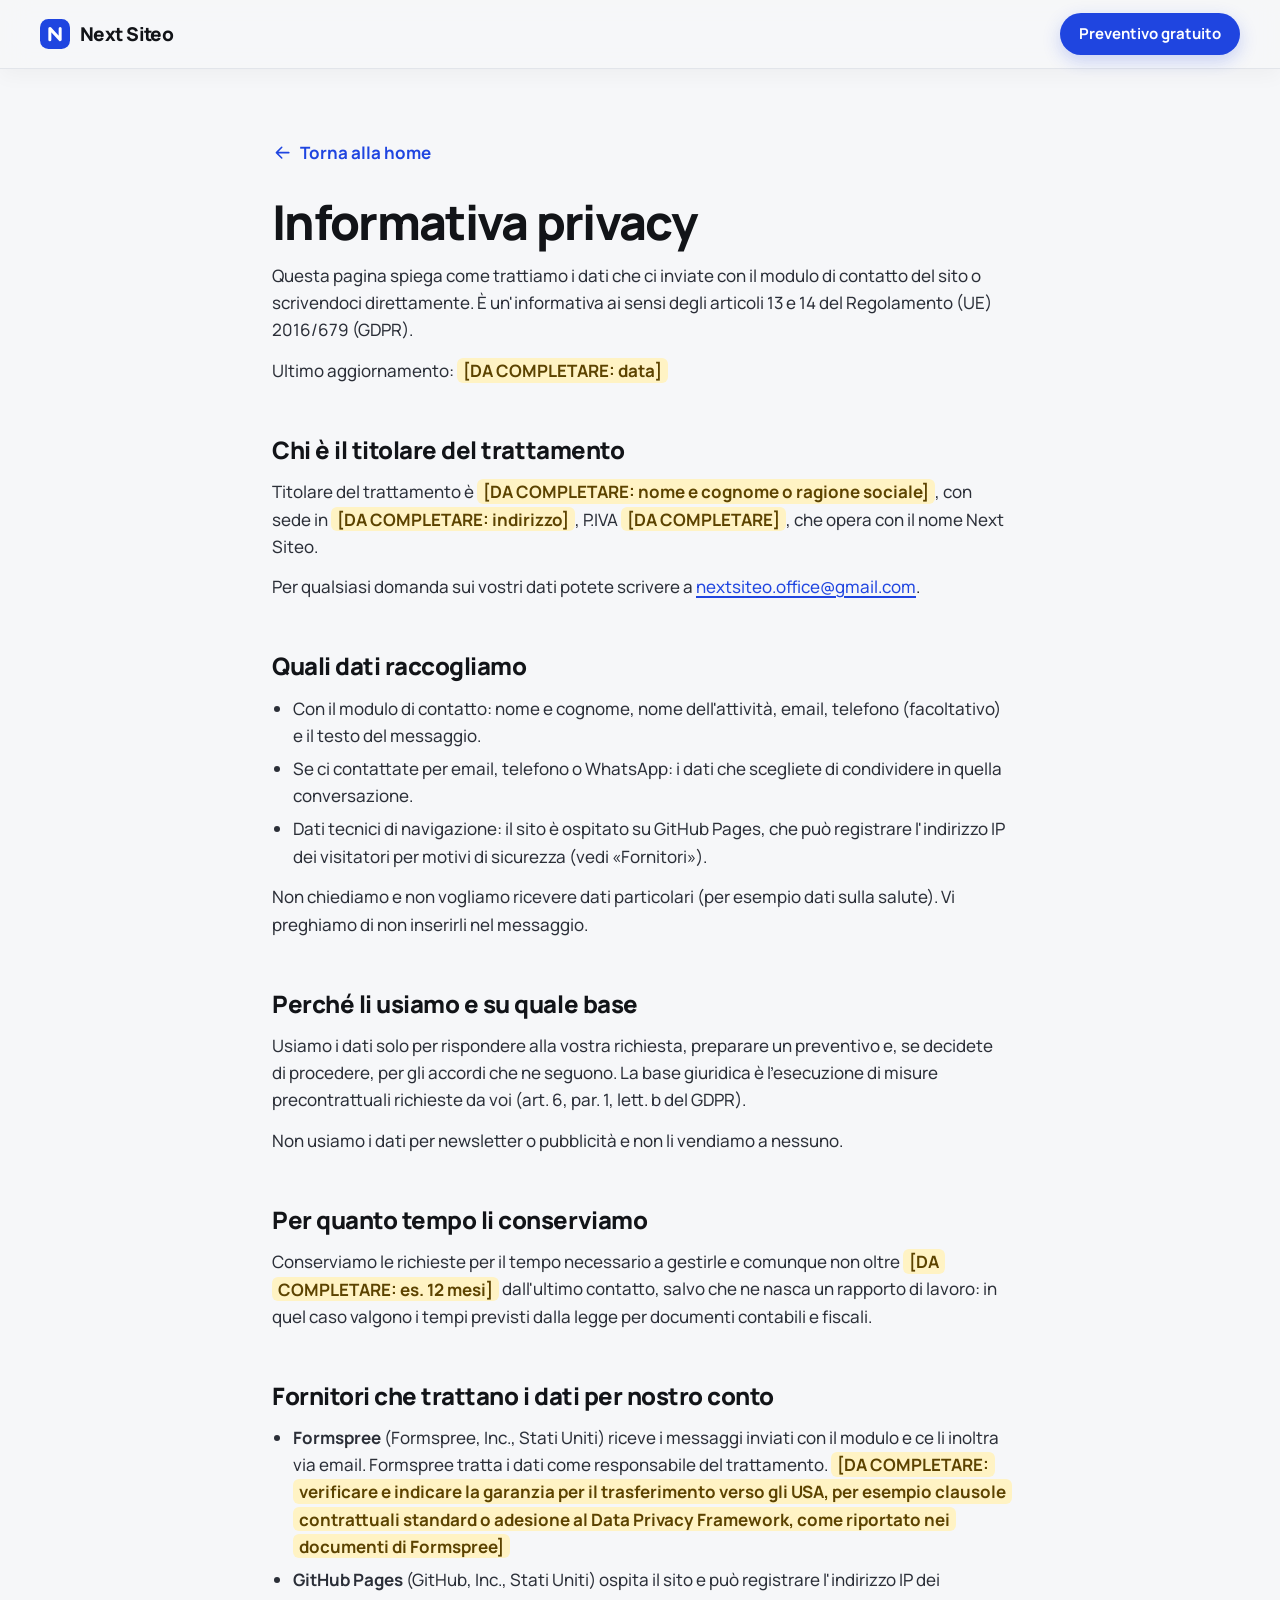
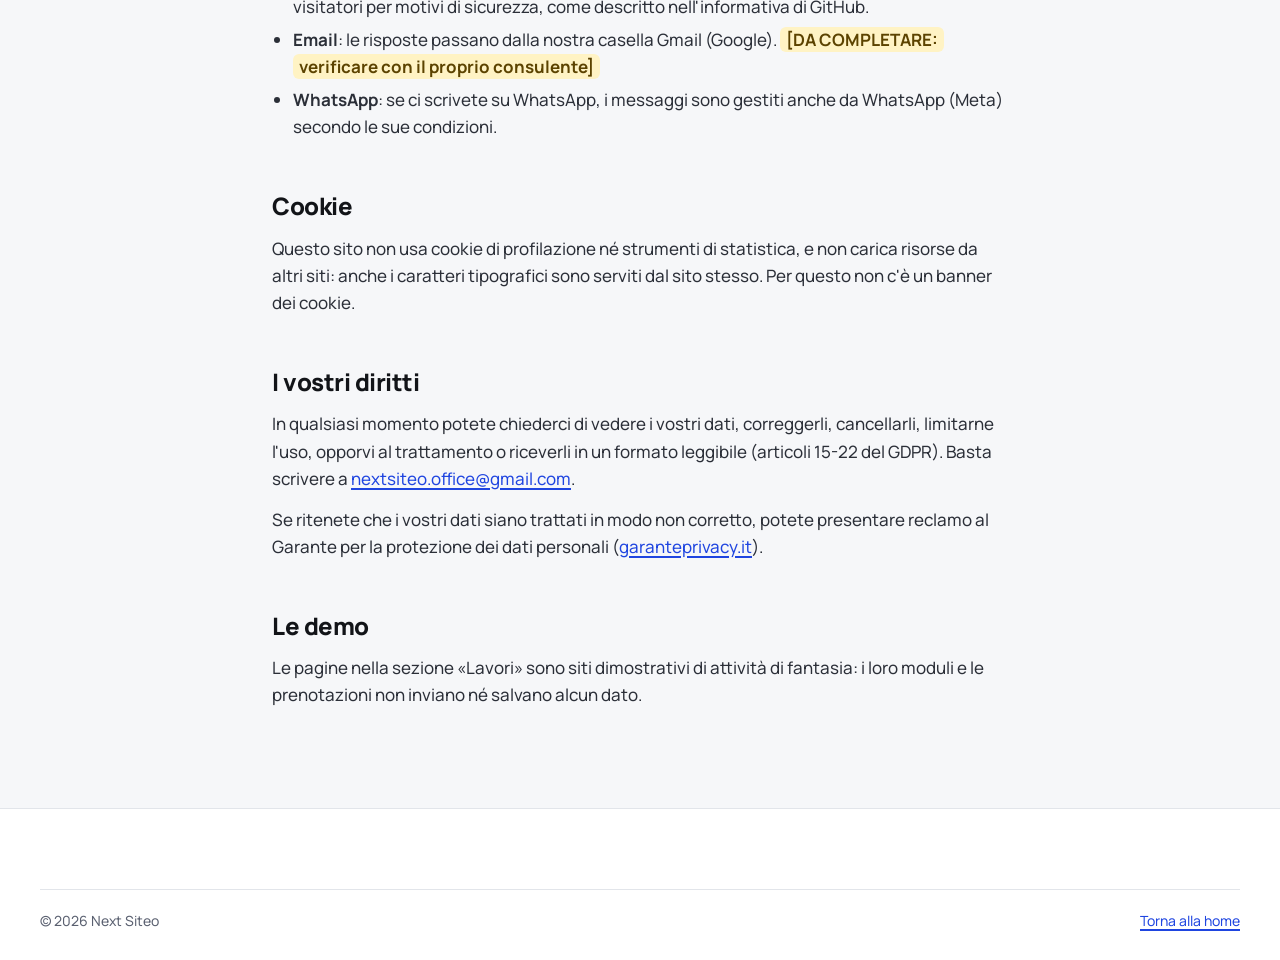
<file: privacy.html>
<!doctype html>
<html lang="it">
<head>
  <meta charset="utf-8">
  <meta name="viewport" content="width=device-width, initial-scale=1, viewport-fit=cover">
  <title>Informativa privacy | Next Siteo</title>
  <meta name="description" content="Come Next Siteo tratta i dati inviati con il modulo di contatto: titolare, dati raccolti, finalità, fornitori e diritti.">
  <meta name="theme-color" content="#F6F7F9">
  <!-- URL SEGNAPOSTO: sostituire "https://NOMEUTENTE.github.io/NOMEREPO/" (vedi README, punto 7) -->
  <link rel="canonical" href="https://NOMEUTENTE.github.io/NOMEREPO/privacy.html">
  <meta property="og:type" content="website">
  <meta property="og:locale" content="it_IT">
  <meta property="og:site_name" content="Next Siteo">
  <meta property="og:title" content="Informativa privacy | Next Siteo">
  <meta property="og:description" content="Come trattiamo i dati inviati con il modulo di contatto.">
  <meta property="og:url" content="https://NOMEUTENTE.github.io/NOMEREPO/privacy.html">
  <meta property="og:image" content="https://NOMEUTENTE.github.io/NOMEREPO/assets/og-image.png">
  <link rel="icon" href="assets/favicon.svg" type="image/svg+xml">
  <link rel="preload" href="assets/fonts/manrope-latin.woff2" as="font" type="font/woff2" crossorigin>
  <link rel="stylesheet" href="css/style.css">
</head>
<body>
  <svg class="sprite" aria-hidden="true" focusable="false">
    <symbol id="i-arrow" viewBox="0 0 24 24"><path d="M5 12h14M13 6l6 6-6 6"/></symbol>
  </svg>

  <a class="skip-link" href="#contenuto">Vai al contenuto</a>

  <header class="header is-scrolled">
    <div class="container header__bar">
      <a class="logo" href="index.html" aria-label="Next Siteo, torna alla home">
        <svg class="logo__mark" viewBox="0 0 32 32" aria-hidden="true" focusable="false">
          <rect width="32" height="32" rx="9"/>
          <path d="M10.5 22V10l11 12V10"/>
        </svg>
        <span class="logo__word">Next Siteo</span>
      </a>
      <a class="btn btn--primary btn--sm" href="index.html#contatti">Preventivo gratuito</a>
    </div>
  </header>

  <main id="contenuto" tabindex="-1" class="page">
    <div class="container prose">
      <a class="back-link" href="index.html"><svg class="icon" aria-hidden="true"><use href="#i-arrow"/></svg> Torna alla home</a>

      <h1>Informativa privacy</h1>
      <p>Questa pagina spiega come trattiamo i dati che ci inviate con il modulo di contatto del sito o scrivendoci direttamente. È un'informativa ai sensi degli articoli 13 e 14 del Regolamento (UE) 2016/679 (GDPR).</p>
      <p>Ultimo aggiornamento: <span class="todo">[DA COMPLETARE: data]</span></p>

      <h2>Chi è il titolare del trattamento</h2>
      <p>Titolare del trattamento è <span class="todo">[DA COMPLETARE: nome e cognome o ragione sociale]</span>, con sede in <span class="todo">[DA COMPLETARE: indirizzo]</span>, P.IVA <span class="todo">[DA COMPLETARE]</span>, che opera con il nome Next Siteo.</p>
      <p>Per qualsiasi domanda sui vostri dati potete scrivere a <a href="mailto:nextsiteo.office@gmail.com">nextsiteo.office@gmail.com</a>.</p>

      <h2>Quali dati raccogliamo</h2>
      <ul>
        <li>Con il modulo di contatto: nome e cognome, nome dell'attività, email, telefono (facoltativo) e il testo del messaggio.</li>
        <li>Se ci contattate per email, telefono o WhatsApp: i dati che scegliete di condividere in quella conversazione.</li>
        <li>Dati tecnici di navigazione: il sito è ospitato su GitHub Pages, che può registrare l'indirizzo IP dei visitatori per motivi di sicurezza (vedi «Fornitori»).</li>
      </ul>
      <p>Non chiediamo e non vogliamo ricevere dati particolari (per esempio dati sulla salute). Vi preghiamo di non inserirli nel messaggio.</p>

      <h2>Perché li usiamo e su quale base</h2>
      <p>Usiamo i dati solo per rispondere alla vostra richiesta, preparare un preventivo e, se decidete di procedere, per gli accordi che ne seguono. La base giuridica è l'esecuzione di misure precontrattuali richieste da voi (art. 6, par. 1, lett. b del GDPR).</p>
      <p>Non usiamo i dati per newsletter o pubblicità e non li vendiamo a nessuno.</p>

      <h2>Per quanto tempo li conserviamo</h2>
      <p>Conserviamo le richieste per il tempo necessario a gestirle e comunque non oltre <span class="todo">[DA COMPLETARE: es. 12 mesi]</span> dall'ultimo contatto, salvo che ne nasca un rapporto di lavoro: in quel caso valgono i tempi previsti dalla legge per documenti contabili e fiscali.</p>

      <h2>Fornitori che trattano i dati per nostro conto</h2>
      <ul>
        <li><strong>Formspree</strong> (Formspree, Inc., Stati Uniti) riceve i messaggi inviati con il modulo e ce li inoltra via email. Formspree tratta i dati come responsabile del trattamento. <span class="todo">[DA COMPLETARE: verificare e indicare la garanzia per il trasferimento verso gli USA, per esempio clausole contrattuali standard o adesione al Data Privacy Framework, come riportato nei documenti di Formspree]</span></li>
        <li><strong>GitHub Pages</strong> (GitHub, Inc., Stati Uniti) ospita il sito e può registrare l'indirizzo IP dei visitatori per motivi di sicurezza, come descritto nell'informativa di GitHub.</li>
        <li><strong>Email</strong>: le risposte passano dalla nostra casella Gmail (Google). <span class="todo">[DA COMPLETARE: verificare con il proprio consulente]</span></li>
        <li><strong>WhatsApp</strong>: se ci scrivete su WhatsApp, i messaggi sono gestiti anche da WhatsApp (Meta) secondo le sue condizioni.</li>
      </ul>

      <h2>Cookie</h2>
      <p>Questo sito non usa cookie di profilazione né strumenti di statistica, e non carica risorse da altri siti: anche i caratteri tipografici sono serviti dal sito stesso. Per questo non c'è un banner dei cookie.</p>

      <h2>I vostri diritti</h2>
      <p>In qualsiasi momento potete chiederci di vedere i vostri dati, correggerli, cancellarli, limitarne l'uso, opporvi al trattamento o riceverli in un formato leggibile (articoli 15-22 del GDPR). Basta scrivere a <a href="mailto:nextsiteo.office@gmail.com">nextsiteo.office@gmail.com</a>.</p>
      <p>Se ritenete che i vostri dati siano trattati in modo non corretto, potete presentare reclamo al Garante per la protezione dei dati personali (<a href="https://www.garanteprivacy.it" target="_blank" rel="noopener">garanteprivacy.it</a>).</p>

      <h2>Le demo</h2>
      <p>Le pagine nella sezione «Lavori» sono siti dimostrativi di attività di fantasia: i loro moduli e le prenotazioni non inviano né salvano alcun dato.</p>
    </div>
  </main>

  <footer class="footer">
    <div class="container footer__legal">
      <p>© <span data-year>2026</span> Next Siteo</p>
      <!-- DATI FISCALI [DA COMPLETARE]: P.IVA e ragione sociale, come nel footer della home -->
      <p><a href="index.html">Torna alla home</a></p>
    </div>
  </footer>

  <script src="js/main.js" defer></script>
</body>
</html>
</file>
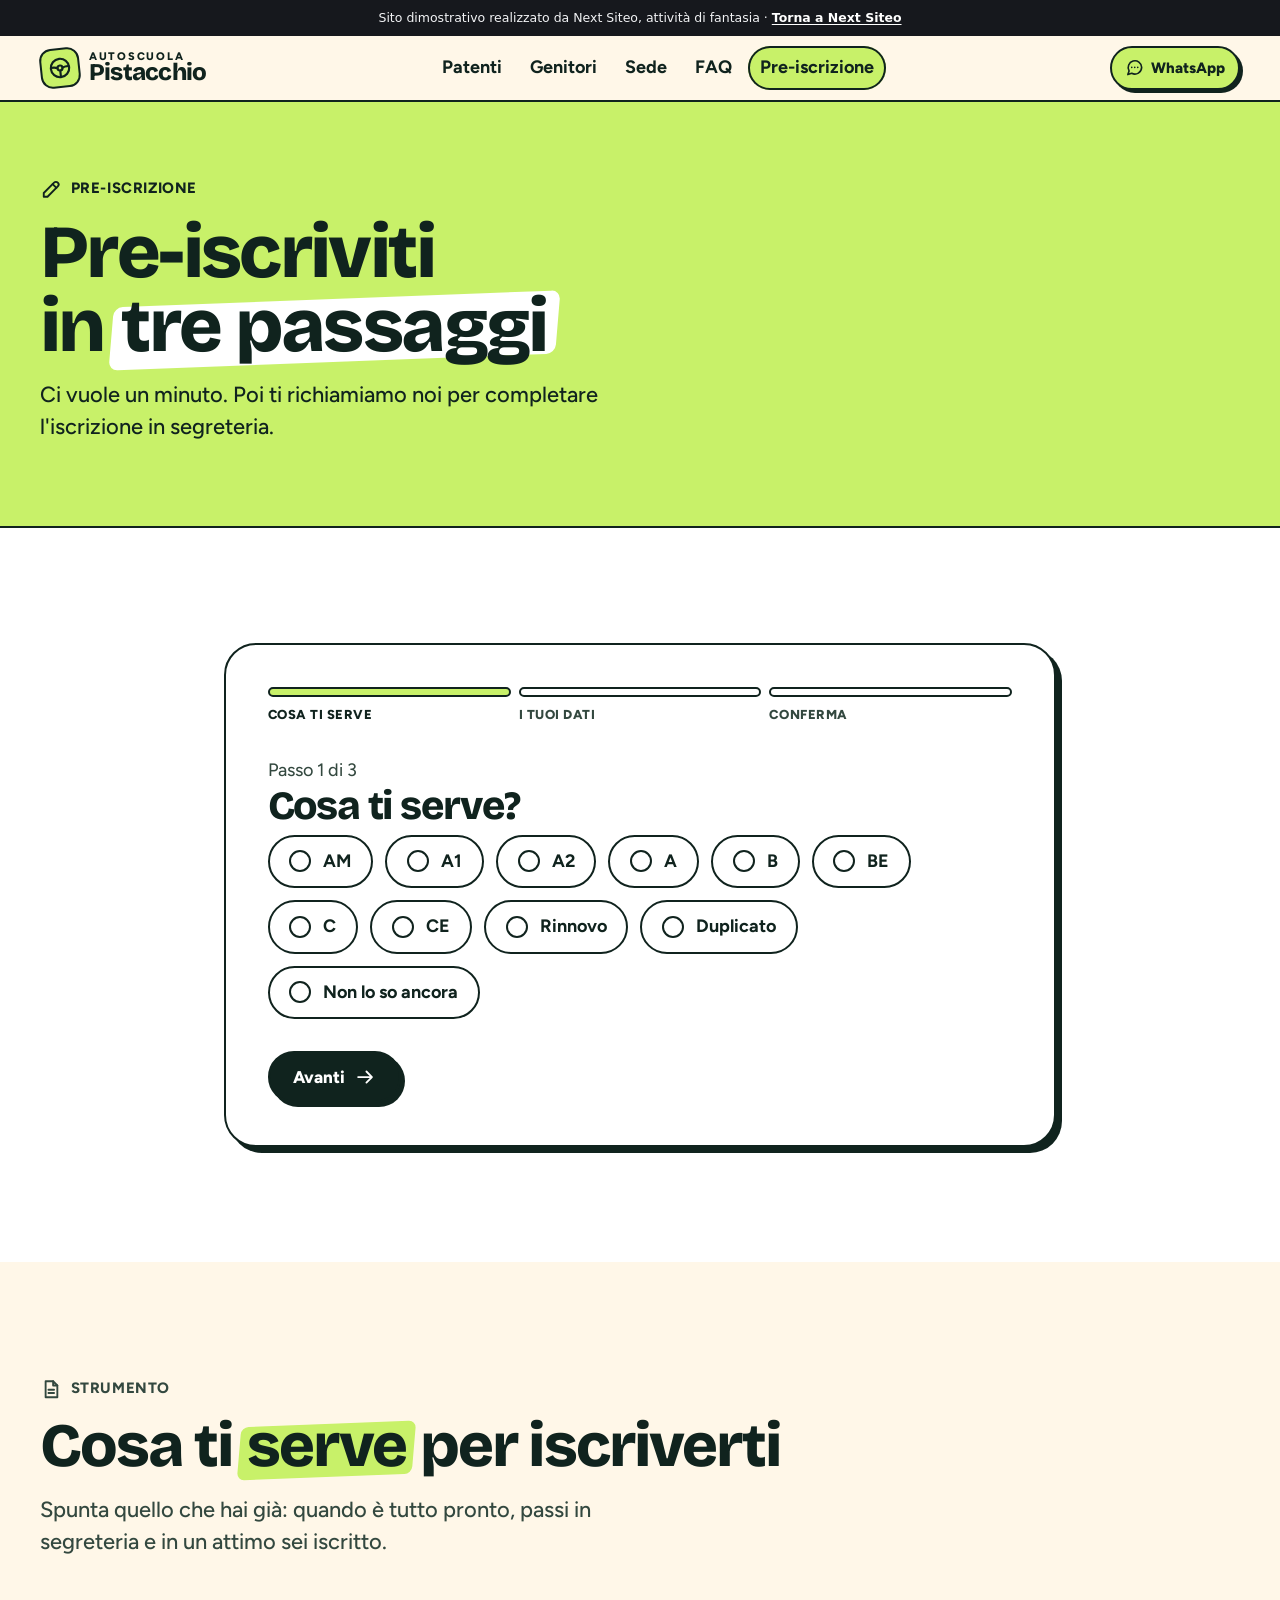
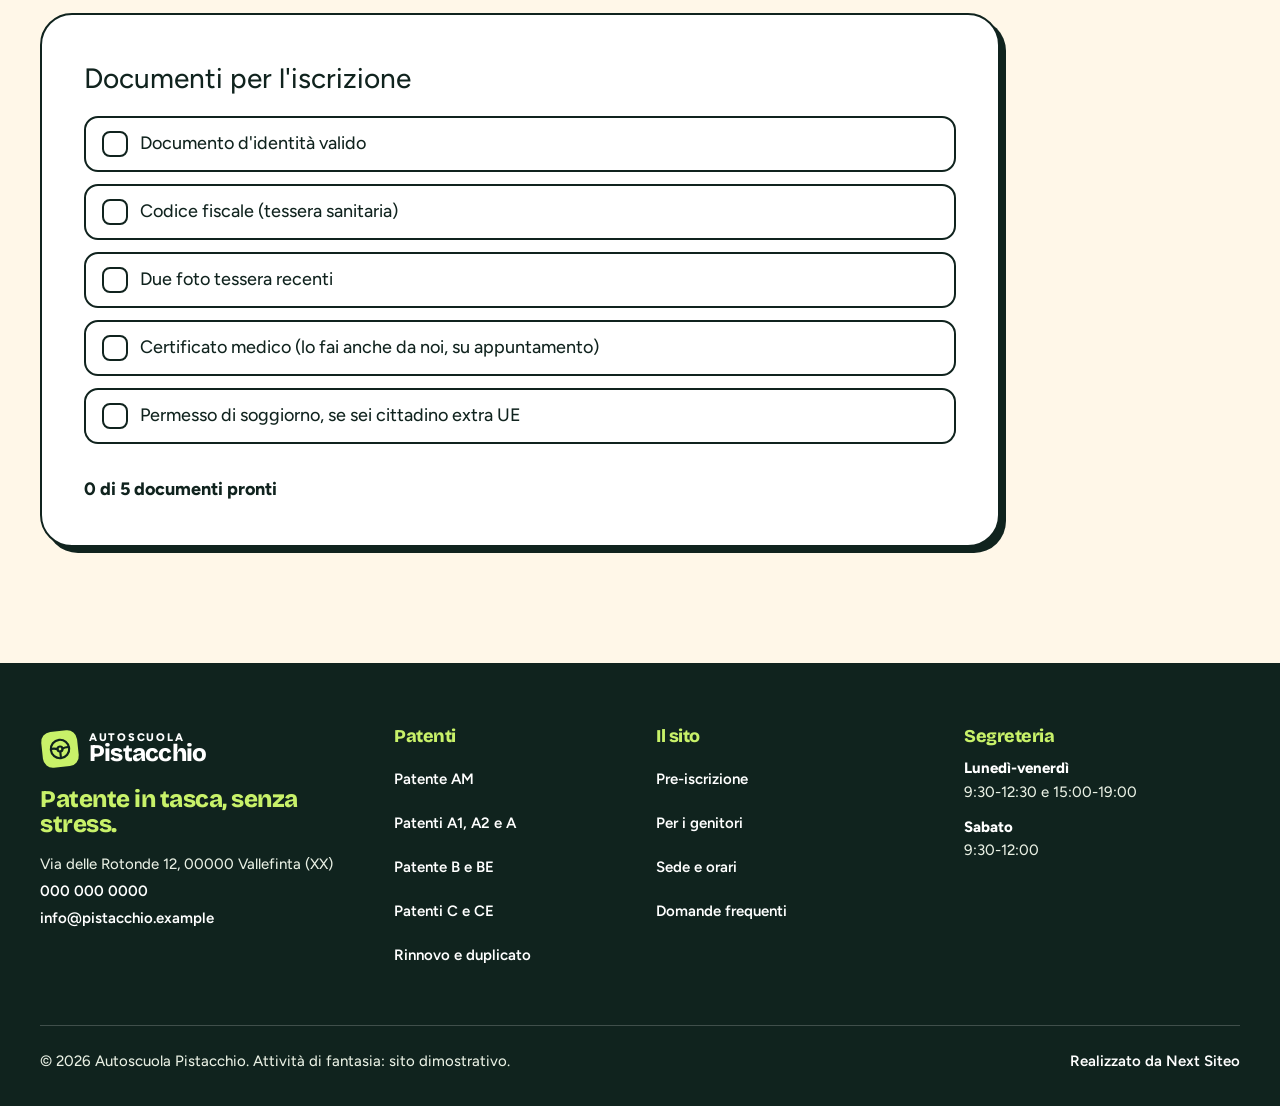
<file: demo/autoscuola-pistacchio/iscrizione.html>
<!doctype html>
<html lang="it">
<head>
  <meta charset="utf-8">
  <meta name="viewport" content="width=device-width, initial-scale=1, viewport-fit=cover">
  <title>Pre-iscrizione online | Autoscuola Pistacchio (demo)</title>
  <meta name="description" content="Pre-iscrizione in tre passaggi e checklist dei documenti: esempio di modulo online per autoscuole, realizzato da Next Siteo. Non invia dati.">
  <meta name="robots" content="noindex, nofollow">
  <meta name="theme-color" content="#0f5c4d">
  <meta property="og:type" content="website">
  <meta property="og:locale" content="it_IT">
  <meta property="og:title" content="Pre-iscrizione online | Autoscuola Pistacchio (demo)">
  <meta property="og:description" content="Pre-iscrizione in tre passaggi e checklist dei documenti: esempio di modulo online per autoscuole, realizzato da Next Siteo. Non invia dati.">
  <link rel="icon" href="favicon.svg" type="image/svg+xml">
  <link rel="preload" href="fonts/bricolage-grotesque-800.woff2" as="font" type="font/woff2" crossorigin>
  <link rel="stylesheet" href="../comune/barra-demo.css">
  <link rel="stylesheet" href="css/style.css">
  <script>document.documentElement.classList.add('js');</script>
</head>
<body data-page="iscrizione">
  <!-- Icone disegnate per il sito: griglia 24x24, tratto 2 -->
  <svg class="sprite" aria-hidden="true" focusable="false">
    <symbol id="i-arrow" viewBox="0 0 24 24"><path d="M4.5 12h15M13.5 6l6 6-6 6"/></symbol>
    <symbol id="i-arrow-left" viewBox="0 0 24 24"><path d="M19.5 12h-15M10.5 6l-6 6 6 6"/></symbol>
    <symbol id="i-plus" viewBox="0 0 24 24"><path d="M12 5v14M5 12h14"/></symbol>
    <symbol id="i-x" viewBox="0 0 24 24"><path d="M6 6l12 12M18 6 6 18"/></symbol>
    <symbol id="i-menu" viewBox="0 0 24 24"><path d="M4 7h16M4 12h16M4 17h10"/></symbol>
    <symbol id="i-check" viewBox="0 0 24 24"><path d="m5 12.5 4.5 4.5L19 7.5"/></symbol>
    <symbol id="i-info" viewBox="0 0 24 24"><circle cx="12" cy="12" r="8.5"/><path d="M12 11v5M12 8h.01"/></symbol>
    <symbol id="i-pause" viewBox="0 0 24 24"><path d="M9 5.5v13M15 5.5v13"/></symbol>
    <symbol id="i-play" viewBox="0 0 24 24"><path d="M8 5.5v13l10.5-6.5z"/></symbol>
    <symbol id="i-spark" viewBox="0 0 24 24"><path d="M12 3c.8 5.4 3.6 8.2 9 9-5.4.8-8.2 3.6-9 9-.8-5.4-3.6-8.2-9-9 5.4-.8 8.2-3.6 9-9z"/></symbol>
    <symbol id="i-phone" viewBox="0 0 24 24"><path d="M6.2 3.8h2.6l1.6 4.3-2.1 1.4a10.8 10.8 0 0 0 6.2 6.2l1.4-2.1 4.3 1.6v2.6a1.9 1.9 0 0 1-2 1.9A15.7 15.7 0 0 1 4.3 5.8a1.9 1.9 0 0 1 1.9-2z"/></symbol>
    <symbol id="i-chat" viewBox="0 0 24 24"><path d="M20.5 11.5a8.3 8.3 0 0 1-12.2 7.3L3.5 20.4l1.5-4.5a8.3 8.3 0 1 1 15.5-4.4z"/><path d="M8.3 11.6h.01M12 11.6h.01M15.7 11.6h.01"/></symbol>
    <symbol id="i-mail" viewBox="0 0 24 24"><rect x="3" y="5.5" width="18" height="13" rx="2.5"/><path d="m4 7.5 8 6 8-6"/></symbol>
    <symbol id="i-pin" viewBox="0 0 24 24"><path d="M12 21s-6.5-5.6-6.5-11a6.5 6.5 0 0 1 13 0c0 5.4-6.5 11-6.5 11z"/><circle cx="12" cy="10" r="2.4"/></symbol>
    <symbol id="i-route" viewBox="0 0 24 24"><circle cx="6" cy="18" r="2.2"/><circle cx="18" cy="6" r="2.2"/><path d="M8.2 18h6.8a3 3 0 0 0 0-6H9a3 3 0 0 1 0-6h6.8"/></symbol>
    <symbol id="i-clock" viewBox="0 0 24 24"><circle cx="12" cy="12" r="8.5"/><path d="M12 7.5V12l3 2"/></symbol>
    <symbol id="i-transit" viewBox="0 0 24 24"><rect x="5.5" y="3.5" width="13" height="13.5" rx="3"/><path d="M5.5 10.5h13M9 17l-2 3.5M15 17l2 3.5M9 14h.01M15 14h.01"/></symbol>
    <symbol id="i-parking" viewBox="0 0 24 24"><rect x="3.5" y="3.5" width="17" height="17" rx="4"/><path d="M9.5 17V7.5h3.2a2.8 2.8 0 0 1 0 5.6H9.5"/></symbol>
    <symbol id="i-idcard" viewBox="0 0 24 24"><rect x="3" y="5.5" width="18" height="13" rx="2.5"/><circle cx="8.5" cy="11" r="2"/><path d="M5.6 15.8a3.2 3.2 0 0 1 5.8 0M14 10h4M14 13.5h4"/></symbol>
    <symbol id="i-doc" viewBox="0 0 24 24"><path d="M6 3.5h8l4.5 4.5v12.5H6z"/><path d="M14 3.5V8h4.5M9 12.5h6M9 16h6"/></symbol>
    <symbol id="i-refresh" viewBox="0 0 24 24"><path d="M19.5 12a7.5 7.5 0 1 1-2.2-5.3"/><path d="M19.5 4v4.5H15"/></symbol>
    <symbol id="i-copy" viewBox="0 0 24 24"><rect x="8.5" y="8.5" width="11.5" height="11.5" rx="2.5"/><path d="M5.5 15.5h-.2A1.8 1.8 0 0 1 3.5 13.7V5.3a1.8 1.8 0 0 1 1.8-1.8h8.4a1.8 1.8 0 0 1 1.8 1.8v.2"/></symbol>
    <symbol id="i-pencil" viewBox="0 0 24 24"><path d="M4 20h4L19 9a2.8 2.8 0 0 0-4-4L4 16z"/><path d="m13.5 6.5 4 4"/></symbol>
    <symbol id="i-book" viewBox="0 0 24 24"><path d="M12 6.5C10.5 5 8 4.5 4 4.5v14c4 0 6.5.5 8 2 1.5-1.5 4-2 8-2v-14c-4 0-6.5.5-8 2z"/><path d="M12 6.5v14"/></symbol>
    <symbol id="i-flag" viewBox="0 0 24 24"><path d="M5.5 21V4M5.5 4.5h12l-2.2 4 2.2 4h-12"/></symbol>
    <symbol id="i-steering" viewBox="0 0 24 24"><circle cx="12" cy="12" r="8.5"/><circle cx="12" cy="12" r="2.3"/><path d="M3.8 11c2.6 0 4.9.3 5.9 1M20.2 11c-2.6 0-4.9.3-5.9 1M12 14.3v6"/></symbol>
    <symbol id="i-users" viewBox="0 0 24 24"><circle cx="9" cy="8" r="3"/><path d="M3.5 19.5a5.5 5.5 0 0 1 11 0"/><circle cx="17" cy="9.5" r="2.3"/><path d="M15.8 14.2a4.5 4.5 0 0 1 5.2 4.3"/></symbol>
    <symbol id="i-shield" viewBox="0 0 24 24"><path d="M12 3.5 19 6v5.5c0 4.4-3 7.8-7 9-4-1.2-7-4.6-7-9V6z"/><path d="m9 12 2.2 2.2L15.5 10"/></symbol>
    <symbol id="i-wallet" viewBox="0 0 24 24"><path d="M16.5 8V6a1.5 1.5 0 0 0-1.5-1.5H6A2.5 2.5 0 0 0 3.5 7"/><rect x="3.5" y="7.5" width="17" height="12" rx="2.5"/><path d="M16 13.5h.01"/></symbol>
    <symbol id="i-euro" viewBox="0 0 24 24"><path d="M17.5 6.5a7.1 7.1 0 1 0 0 11"/><path d="M4.5 10.2h9M4.5 13.8h9"/></symbol>
    <symbol id="i-scooter" viewBox="0 0 24 24"><circle cx="5.8" cy="17" r="2.3"/><circle cx="18.4" cy="17" r="2.3"/><path d="M8.1 17h5.4l2.8-7.2"/><path d="M15.2 5.5h2.6M16.5 5.5l1.9 11.5"/><path d="M3.5 14.2c.5-2.3 2.2-3.7 4.6-3.7h3.4"/></symbol>
    <symbol id="i-moto" viewBox="0 0 24 24"><circle cx="5.5" cy="16.5" r="3.3"/><circle cx="18.5" cy="16.5" r="3.3"/><path d="M5.5 16.5 9.2 11h5.5l-2.2 5.5H8.8"/><path d="m18.5 16.5-3.3-9.5h-2.4M14.7 11l1.9-.2"/><path d="M8.2 9h3.8"/></symbol>
    <symbol id="i-car" viewBox="0 0 24 24"><path d="M5 17H3.8a.8.8 0 0 1-.8-.8v-3c0-.6.4-1.1 1-1.3l1.6-.5 2-3.4A2 2 0 0 1 9.3 7h5.2a2 2 0 0 1 1.6.8l2.6 3.4 1.8.5c.6.2 1 .7 1 1.3v3.2a.8.8 0 0 1-.8.8H19M9 17h6"/><circle cx="7" cy="17" r="2"/><circle cx="17" cy="17" r="2"/><path d="M5.8 11.2h12.5"/></symbol>
    <symbol id="i-car-trailer" viewBox="0 0 24 24"><path d="M3 16.5H2.2a.7.7 0 0 1-.7-.7v-2.3c0-.4.3-.8.7-.9l1-.3 1.4-2.5a1.4 1.4 0 0 1 1.2-.8h3.6a1.4 1.4 0 0 1 1.1.6l1.9 2.6 1.1.4c.4.1.7.5.7.9v2.3h-1M6.4 16.5h2.4"/><circle cx="4.7" cy="16.5" r="1.6"/><circle cx="10.5" cy="16.5" r="1.6"/><path d="M13.2 15h2.3"/><path d="M15.5 16V11a1 1 0 0 1 1-1h5.5a1 1 0 0 1 1 1v5h-1.5M17.2 16h-1.7"/><circle cx="19" cy="16.8" r="1.6"/></symbol>
    <symbol id="i-truck" viewBox="0 0 24 24"><path d="M4.3 17.5H3a1 1 0 0 1-1-1v-10a1 1 0 0 1 1-1h9.5a1 1 0 0 1 1 1v11H8.7"/><path d="M13.5 9h4.2l2.8 3.6v4.4a.5.5 0 0 1-.5.5h-1M13.5 17.5h1.3"/><circle cx="6.5" cy="17.5" r="2.2"/><circle cx="17" cy="17.5" r="2.2"/></symbol>
    <symbol id="i-truck-trailer" viewBox="0 0 24 24"><path d="M3.2 16.5H2.5a1 1 0 0 1-1-1V7a1 1 0 0 1 1-1h10a1 1 0 0 1 1 1v8.5a1 1 0 0 1-1 1h-1M6.8 16.5h1.1"/><circle cx="5" cy="16.8" r="1.8"/><circle cx="9.7" cy="16.8" r="1.8"/><path d="M13.5 15h1.5M15 16.5V10h4.2l3.3 3.5v3h-1.7M15 16.5h2.1"/><circle cx="19" cy="16.8" r="1.8"/></symbol>
  </svg>

  <a class="skip-link" href="#contenuto">Salta al contenuto</a>

  <header class="header">
    <div class="container header__bar">
      <a href="index.html" class="logo" aria-label="Autoscuola Pistacchio, torna alla home">
        <span class="logo__mark"><svg class="icon" aria-hidden="true"><use href="#i-steering"/></svg></span>
        <span class="logo__text"><span class="logo__small">Autoscuola</span><span class="logo__big">Pistacchio</span></span>
      </a>

      <nav class="header__nav" aria-label="Menu principale">
        <ul role="list">
          <li><a href="patenti.html" data-nav="patenti">Patenti</a></li>
          <li><a href="index.html#genitori">Genitori</a></li>
          <li><a href="index.html#sede">Sede</a></li>
          <li><a href="index.html#faq">FAQ</a></li>
          <li><a href="iscrizione.html" data-nav="iscrizione">Pre-iscrizione</a></li>
        </ul>
      </nav>

      <div class="header__actions">
        <a class="btn btn--sm header__wa" href="#whatsapp" data-demo-avviso="WhatsApp non è collegato: in un sito vero qui si aprirebbe la chat con la segreteria.">
          <svg class="icon" aria-hidden="true"><use href="#i-chat"/></svg>
          <span>WhatsApp</span>
        </a>
        <button class="header__menu-btn" type="button" aria-expanded="false" aria-controls="menu-mobile" data-menu-toggle>
          <svg class="icon i-open" aria-hidden="true"><use href="#i-menu"/></svg>
          <svg class="icon i-close" aria-hidden="true"><use href="#i-x"/></svg>
          <span class="sr-only">Menu</span>
        </button>
      </div>
    </div>

    <div class="menu-mobile bg-ink" id="menu-mobile" data-menu hidden>
      <nav class="container" aria-label="Menu mobile">
        <ul role="list">
          <li><a href="patenti.html" data-nav="patenti">Patenti <svg class="icon" aria-hidden="true"><use href="#i-arrow"/></svg></a></li>
          <li><a href="index.html#genitori">Per i genitori <svg class="icon" aria-hidden="true"><use href="#i-arrow"/></svg></a></li>
          <li><a href="index.html#sede">Sede e orari <svg class="icon" aria-hidden="true"><use href="#i-arrow"/></svg></a></li>
          <li><a href="index.html#faq">FAQ <svg class="icon" aria-hidden="true"><use href="#i-arrow"/></svg></a></li>
          <li><a href="iscrizione.html" data-nav="iscrizione">Pre-iscrizione <svg class="icon" aria-hidden="true"><use href="#i-arrow"/></svg></a></li>
        </ul>
        <div class="menu-mobile__cta">
          <a class="btn" href="#chiama" data-demo-avviso="Il numero è finto: in un sito vero qui partirebbe la chiamata."><svg class="icon" aria-hidden="true"><use href="#i-phone"/></svg> Chiama 000 000 0000</a>
        </div>
      </nav>
    </div>
  </header>

  <main id="contenuto" tabindex="-1">

    <section class="phero bg-lime" aria-labelledby="page-title">
      <div class="container phero__inner">
        <div class="phero__text">
          <p class="eyebrow phero__eyebrow"><svg class="icon" aria-hidden="true"><use href="#i-pencil"/></svg> Pre-iscrizione</p>
          <h1 class="h1" id="page-title">Pre-iscriviti in <span class="nowrap"><span class="hl">tre passaggi</span></span></h1>
          <p class="lead phero__lead">Ci vuole un minuto. Poi ti richiamiamo noi per completare l'iscrizione in segreteria.</p>
        </div>
      </div>
    </section>

    <section class="section bg-white" aria-labelledby="form-title">
      <div class="container narrow">
        <div class="card form-card">
          <h2 class="sr-only" id="form-title">Modulo di pre-iscrizione</h2>
          <ol class="steps-bar" role="list" data-steps-bar aria-label="Avanzamento">
            <li>Cosa ti serve</li>
            <li>I tuoi dati</li>
            <li>Conferma</li>
          </ol>

          <form class="wizard" data-wizard novalidate>
            <p class="muted" data-step-count aria-live="polite">Passo 1 di 3</p>

            <fieldset class="wizard__step" data-step>
              <legend class="wizard__title" data-step-title tabindex="-1">Cosa ti serve?</legend>
              <div class="choices" role="radiogroup" aria-label="Patente o servizio">
                <label class="choice"><input type="radio" name="patente" value="am"> AM</label>
                <label class="choice"><input type="radio" name="patente" value="a1"> A1</label>
                <label class="choice"><input type="radio" name="patente" value="a2"> A2</label>
                <label class="choice"><input type="radio" name="patente" value="a"> A</label>
                <label class="choice"><input type="radio" name="patente" value="b"> B</label>
                <label class="choice"><input type="radio" name="patente" value="be"> BE</label>
                <label class="choice"><input type="radio" name="patente" value="c"> C</label>
                <label class="choice"><input type="radio" name="patente" value="ce"> CE</label>
                <label class="choice"><input type="radio" name="patente" value="rinnovo"> Rinnovo</label>
                <label class="choice"><input type="radio" name="patente" value="duplicato"> Duplicato</label>
                <label class="choice"><input type="radio" name="patente" value="non-so"> Non lo so ancora</label>
              </div>
              <p class="field__error" data-err="patente" hidden></p>
            </fieldset>

            <fieldset class="wizard__step" data-step hidden>
              <legend class="wizard__title" data-step-title tabindex="-1">I tuoi dati</legend>
              <div class="wizard__row">
                <div class="field">
                  <label for="f-nome">Nome e cognome *</label>
                  <input id="f-nome" name="nome" type="text" autocomplete="name">
                  <p class="field__error" data-err="nome" hidden></p>
                </div>
                <div class="field">
                  <label for="f-tel">Telefono *</label>
                  <input id="f-tel" name="telefono" type="tel" inputmode="tel" autocomplete="tel">
                  <p class="field__error" data-err="telefono" hidden></p>
                </div>
              </div>
              <div class="field">
                <label for="f-email">Email <span class="muted">(facoltativa)</span></label>
                <input id="f-email" name="email" type="email" inputmode="email" autocomplete="email">
                <p class="field__error" data-err="email" hidden></p>
              </div>
              <fieldset class="choices">
                <legend>Chi sta compilando il modulo? *</legend>
                <label class="choice"><input type="radio" name="chi" value="Io, per me"> Io, per me</label>
                <label class="choice"><input type="radio" name="chi" value="Un genitore"> Un genitore, per il figlio o la figlia</label>
              </fieldset>
              <p class="field__error" data-err="chi" hidden></p>
            </fieldset>

            <fieldset class="wizard__step" data-step hidden>
              <legend class="wizard__title" data-step-title tabindex="-1">Ultimi dettagli</legend>
              <fieldset class="choices">
                <legend>Quando preferisci le lezioni? <span class="muted">(facoltativo)</span></legend>
                <label class="choice"><input type="checkbox" name="quando" value="Mattina"> Mattina</label>
                <label class="choice"><input type="checkbox" name="quando" value="Pomeriggio"> Pomeriggio</label>
                <label class="choice"><input type="checkbox" name="quando" value="Sera"> Sera</label>
              </fieldset>
              <div class="field">
                <label for="f-msg">Vuoi dirci altro? <span class="muted">(facoltativo)</span></label>
                <textarea id="f-msg" name="messaggio" rows="3" maxlength="1000"></textarea>
              </div>
              <div class="recap">
                <p><strong>Riepilogo</strong></p>
                <dl data-recap></dl>
              </div>
              <label class="checkbox">
                <input type="checkbox" name="privacy" value="si">
                <span>Ho letto l'informativa privacy e accetto di essere ricontattato per la pre-iscrizione. *</span>
              </label>
              <p class="field__error" data-err="privacy" hidden></p>
            </fieldset>

            <div class="wizard__nav">
              <button type="button" class="btn btn--white" data-back hidden><svg class="icon" aria-hidden="true"><use href="#i-arrow-left"/></svg> Indietro</button>
              <button type="button" class="btn btn--ink" data-next>Avanti <svg class="icon" aria-hidden="true"><use href="#i-arrow"/></svg></button>
              <button type="submit" class="btn btn--lg" data-send hidden>Invia la pre-iscrizione <svg class="icon" aria-hidden="true"><use href="#i-arrow"/></svg></button>
            </div>
          </form>

          <div class="done" data-done tabindex="-1" hidden>
            <p class="tool__kicker">Questa è una demo</p>
            <h2 class="h3">Pre-iscrizione pronta (ma non inviata)</h2>
            <p>Nessun dato è partito. In un sito vero la segreteria riceverebbe la richiesta già ordinata e ti richiamerebbe per fissare l'appuntamento.</p>
            <button type="button" class="btn btn--ink" data-restart>Ricomincia</button>
          </div>
          <noscript><p>Per la pre-iscrizione online serve JavaScript. Puoi passare in segreteria in Via delle Rotonde 12.</p></noscript>
        </div>
      </div>
    </section>

    <section class="section bg-cream" id="documenti" aria-labelledby="doc-title">
      <div class="container">
        <div class="section__head">
          <p class="eyebrow muted"><svg class="icon" aria-hidden="true"><use href="#i-doc"/></svg> Strumento</p>
          <h2 class="h2" id="doc-title">Cosa ti <span class="hl">serve</span> per iscriverti</h2>
          <p class="lead muted">Spunta quello che hai già: quando è tutto pronto, passi in segreteria e in un attimo sei iscritto.</p>
        </div>
        <form class="card tool__card" data-check>
          <fieldset class="check__list">
            <legend class="h3">Documenti per l'iscrizione</legend>
            <label class="check__item"><input type="checkbox" value="Documento d'identità valido"><span>Documento d'identità valido</span></label>
            <label class="check__item"><input type="checkbox" value="Codice fiscale (tessera sanitaria)"><span>Codice fiscale (tessera sanitaria)</span></label>
            <label class="check__item"><input type="checkbox" value="Due foto tessera recenti"><span>Due foto tessera recenti</span></label>
            <label class="check__item"><input type="checkbox" value="Certificato medico (lo fai anche da noi, su appuntamento)"><span>Certificato medico (lo fai anche da noi, su appuntamento)</span></label>
            <label class="check__item"><input type="checkbox" value="Permesso di soggiorno, se sei cittadino extra UE"><span>Permesso di soggiorno, se sei cittadino extra UE</span></label>
          </fieldset>
          <p class="tool__progress" data-check-progress aria-live="polite"></p>
        </form>
      </div>
    </section>
  </main>

  <footer class="footer bg-ink">
    <div class="container footer__grid">
      <div>
        <a href="index.html" class="logo logo--inverse" aria-label="Autoscuola Pistacchio, torna alla home">
          <span class="logo__mark"><svg class="icon" aria-hidden="true"><use href="#i-steering"/></svg></span>
          <span class="logo__text"><span class="logo__small">Autoscuola</span><span class="logo__big">Pistacchio</span></span>
        </a>
        <p class="footer__claim">Patente in tasca, senza stress.</p>
        <address>
          <p>Via delle Rotonde 12, 00000 Vallefinta (XX)</p>
          <p><a href="#chiama" data-demo-avviso="Il numero è finto: in un sito vero qui partirebbe la chiamata.">000 000 0000</a></p>
          <p><a href="#email" data-demo-avviso="L'indirizzo è finto: in un sito vero qui si aprirebbe l'email.">info@pistacchio.example</a></p>
        </address>
      </div>
      <nav aria-label="Patenti">
        <h2 class="footer__title">Patenti</h2>
        <ul role="list">
          <li><a href="patenti.html#am">Patente AM</a></li>
          <li><a href="patenti.html#a2">Patenti A1, A2 e A</a></li>
          <li><a href="patenti.html#b">Patente B e BE</a></li>
          <li><a href="patenti.html#c">Patenti C e CE</a></li>
          <li><a href="patenti.html#rinnovo">Rinnovo e duplicato</a></li>
        </ul>
      </nav>
      <nav aria-label="Il sito">
        <h2 class="footer__title">Il sito</h2>
        <ul role="list">
          <li><a href="iscrizione.html">Pre-iscrizione</a></li>
          <li><a href="index.html#genitori">Per i genitori</a></li>
          <li><a href="index.html#sede">Sede e orari</a></li>
          <li><a href="index.html#faq">Domande frequenti</a></li>
        </ul>
      </nav>
      <div>
        <h2 class="footer__title">Segreteria</h2>
        <dl class="footer__hours">
          <div><dt>Lunedì-venerdì</dt><dd>9:30-12:30 e 15:00-19:00</dd></div>
          <div><dt>Sabato</dt><dd>9:30-12:00</dd></div>
        </dl>
      </div>
    </div>
    <div class="container footer__legal">
      <p>© <span data-year>2026</span> Autoscuola Pistacchio. Attività di fantasia: sito dimostrativo.</p>
      <p><a href="../../index.html">Realizzato da Next Siteo</a></p>
    </div>
  </footer>

  <nav class="mobilebar" aria-label="Azioni rapide">
    <a class="mobilebar__btn" href="#chiama" data-demo-avviso="Il numero è finto: in un sito vero qui partirebbe la chiamata."><svg class="icon" aria-hidden="true"><use href="#i-phone"/></svg><span>Chiama</span></a>
    <a class="mobilebar__btn" href="#whatsapp" data-demo-avviso="WhatsApp non è collegato: in un sito vero qui si aprirebbe la chat con la segreteria."><svg class="icon" aria-hidden="true"><use href="#i-chat"/></svg><span>WhatsApp</span></a>
    <a class="mobilebar__btn mobilebar__btn--main" href="iscrizione.html"><svg class="icon" aria-hidden="true"><use href="#i-pencil"/></svg><span>Iscriviti</span></a>
  </nav>

  <script src="../comune/barra-demo.js" defer></script>
  <script src="js/main.js" defer></script>
</body>
</html>
</file>
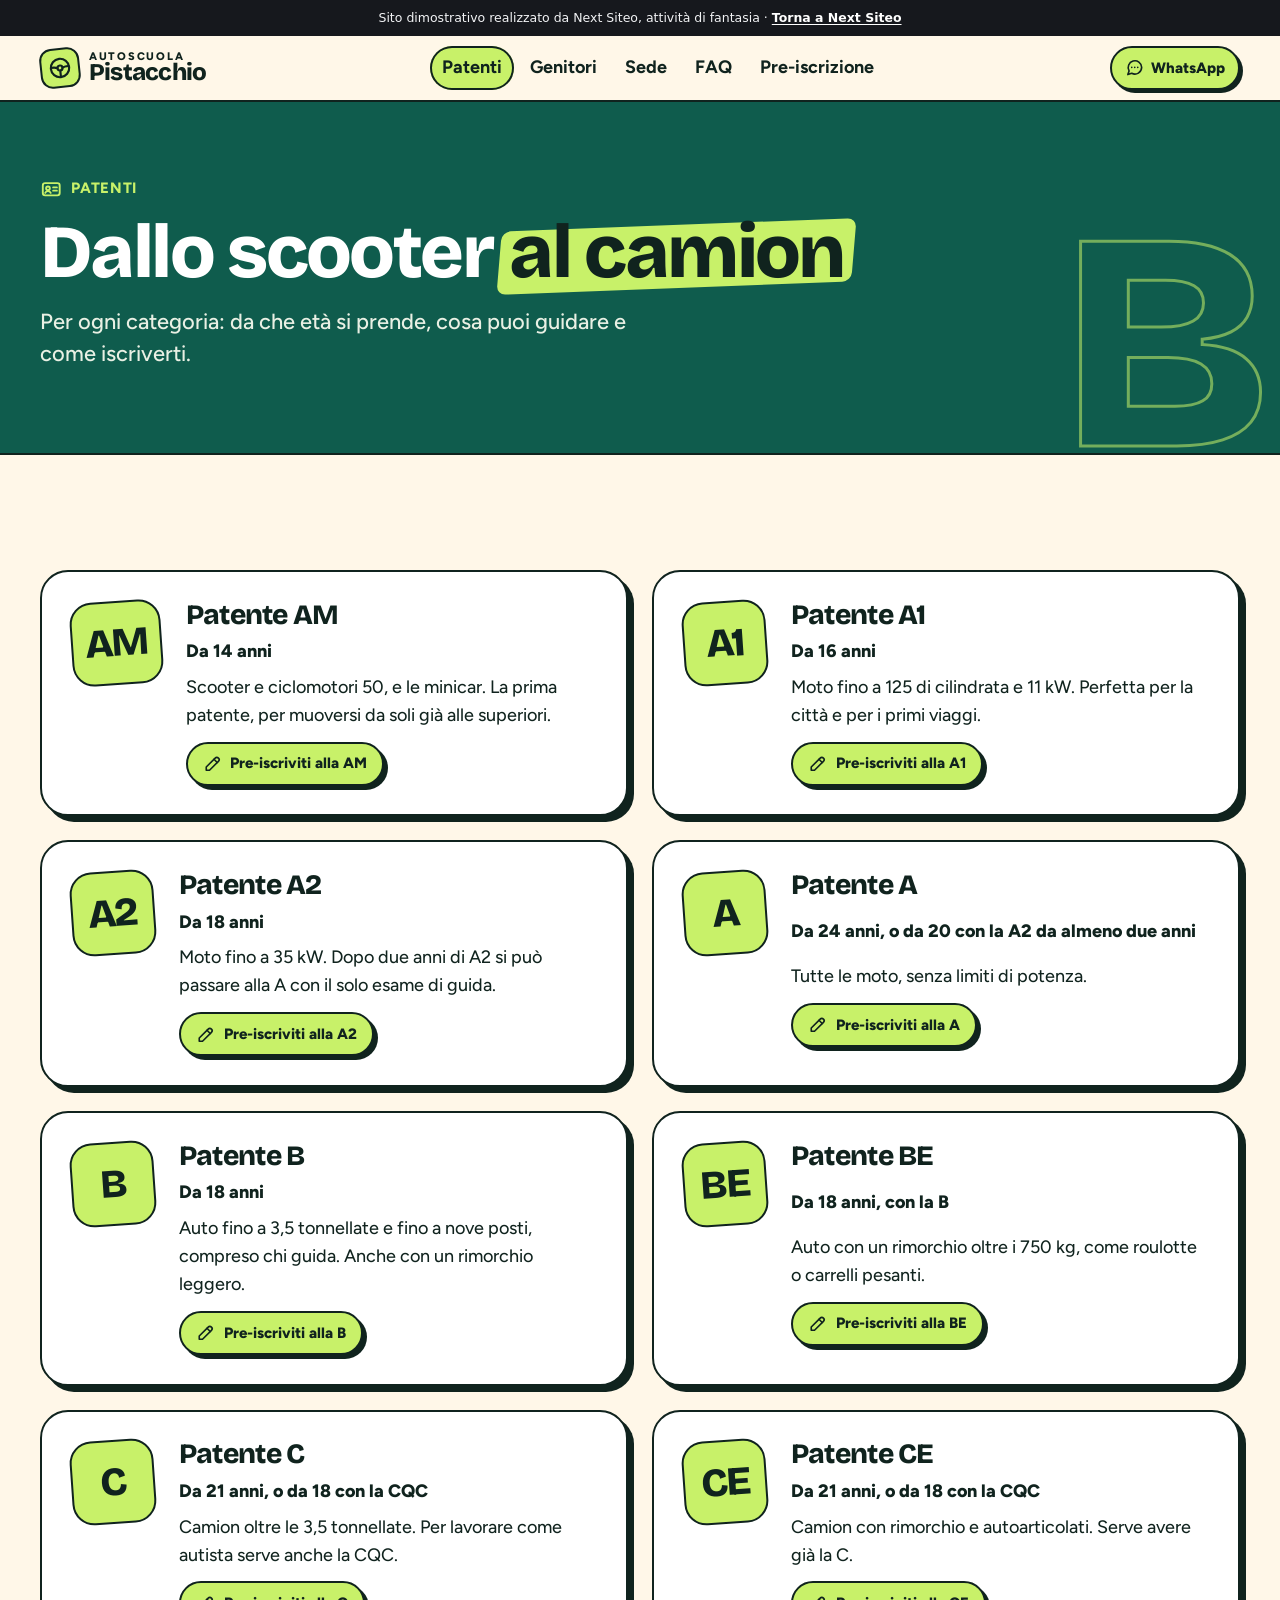
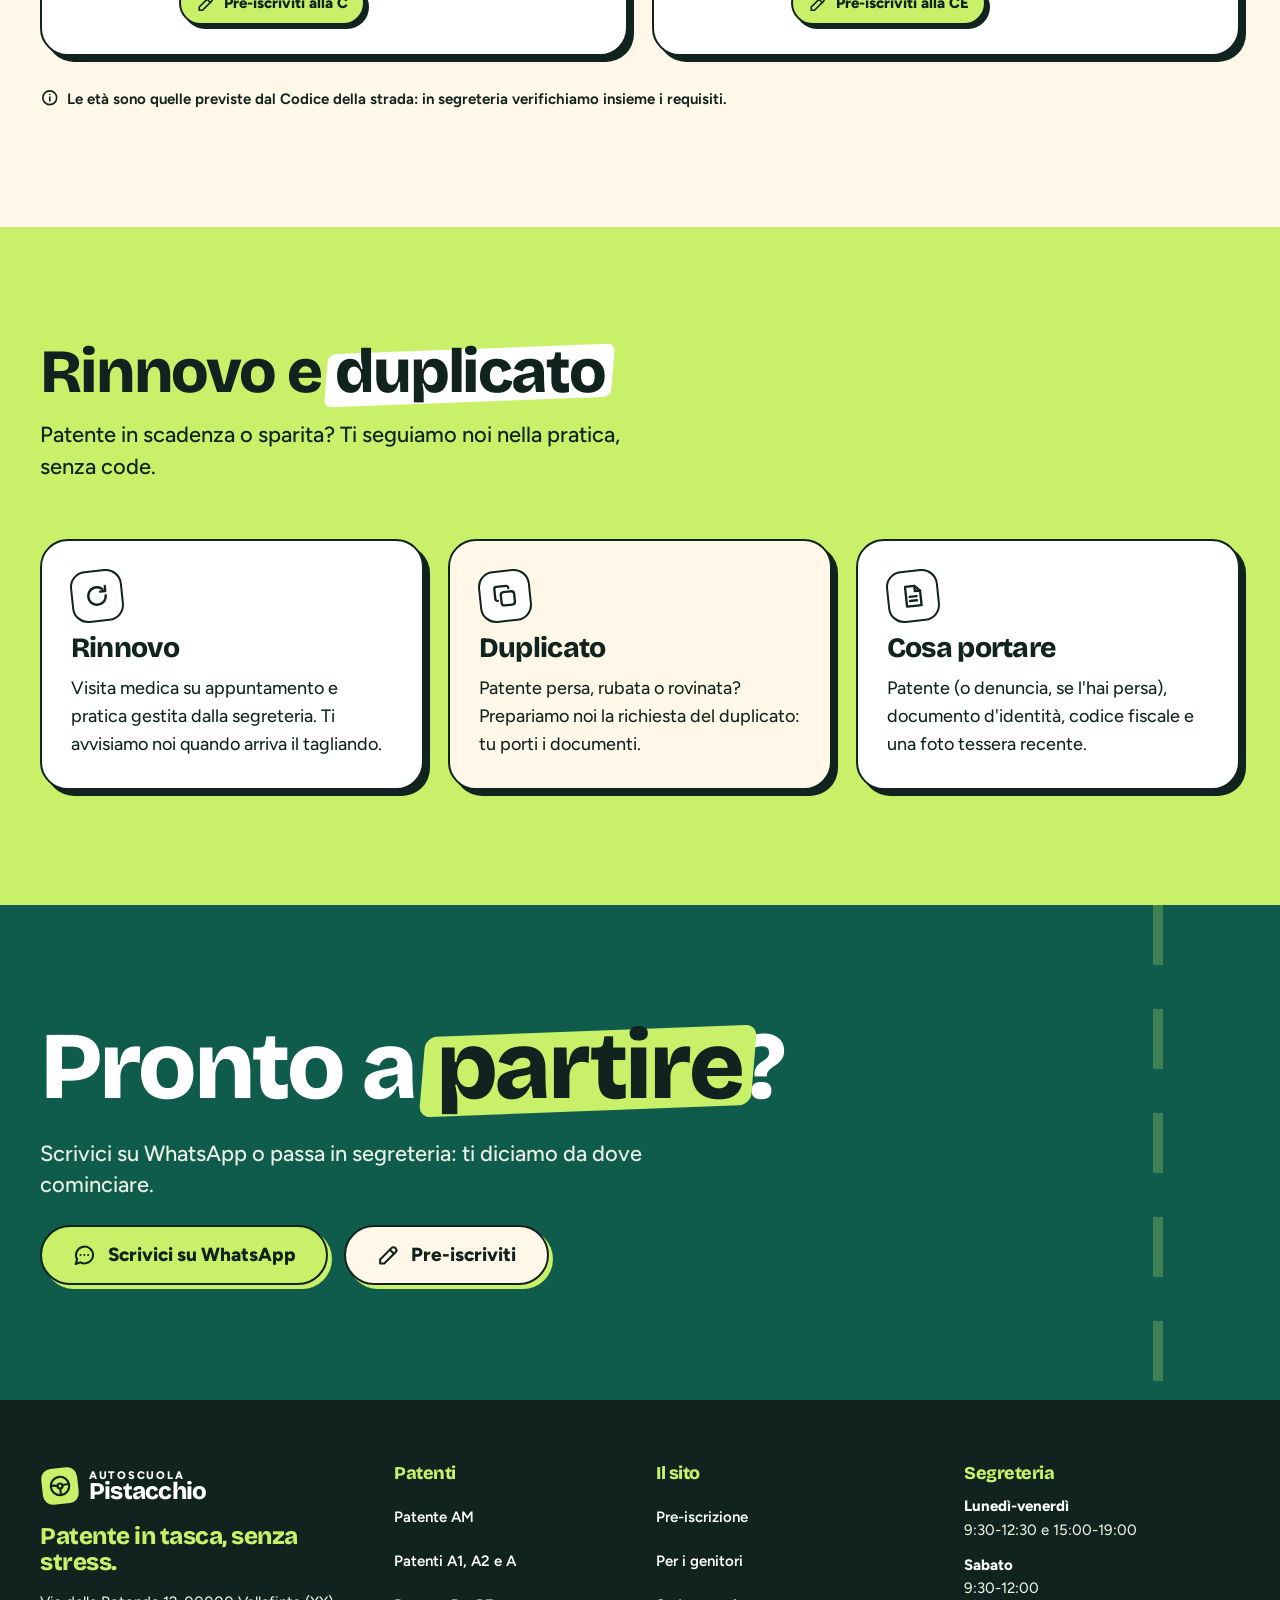
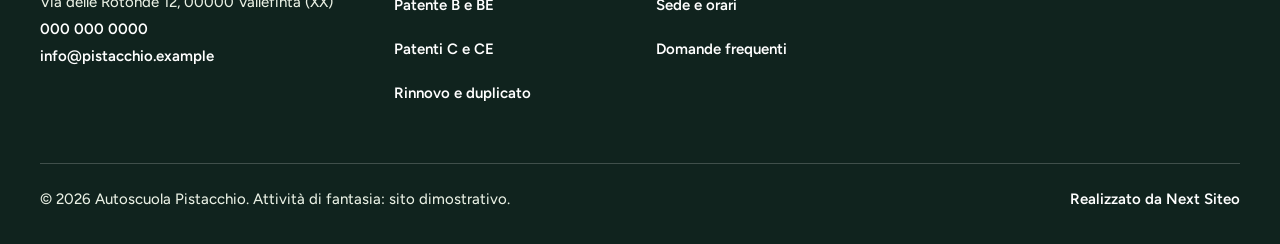
<file: demo/autoscuola-pistacchio/patenti.html>
<!doctype html>
<html lang="it">
<head>
  <meta charset="utf-8">
  <meta name="viewport" content="width=device-width, initial-scale=1, viewport-fit=cover">
  <title>Patenti AM, A, B, C e rinnovo | Autoscuola Pistacchio (demo)</title>
  <meta name="description" content="Le patenti dell'autoscuola dimostrativa Pistacchio: età minime, cosa puoi guidare, rinnovo e duplicato. Sito di esempio di Next Siteo.">
  <meta name="robots" content="noindex, nofollow">
  <meta name="theme-color" content="#0f5c4d">
  <meta property="og:type" content="website">
  <meta property="og:locale" content="it_IT">
  <meta property="og:title" content="Patenti AM, A, B, C e rinnovo | Autoscuola Pistacchio (demo)">
  <meta property="og:description" content="Le patenti dell'autoscuola dimostrativa Pistacchio: età minime, cosa puoi guidare, rinnovo e duplicato. Sito di esempio di Next Siteo.">
  <link rel="icon" href="favicon.svg" type="image/svg+xml">
  <link rel="preload" href="fonts/bricolage-grotesque-800.woff2" as="font" type="font/woff2" crossorigin>
  <link rel="stylesheet" href="../comune/barra-demo.css">
  <link rel="stylesheet" href="css/style.css">
  <script>document.documentElement.classList.add('js');</script>
</head>
<body data-page="patenti">
  <!-- Icone disegnate per il sito: griglia 24x24, tratto 2 -->
  <svg class="sprite" aria-hidden="true" focusable="false">
    <symbol id="i-arrow" viewBox="0 0 24 24"><path d="M4.5 12h15M13.5 6l6 6-6 6"/></symbol>
    <symbol id="i-arrow-left" viewBox="0 0 24 24"><path d="M19.5 12h-15M10.5 6l-6 6 6 6"/></symbol>
    <symbol id="i-plus" viewBox="0 0 24 24"><path d="M12 5v14M5 12h14"/></symbol>
    <symbol id="i-x" viewBox="0 0 24 24"><path d="M6 6l12 12M18 6 6 18"/></symbol>
    <symbol id="i-menu" viewBox="0 0 24 24"><path d="M4 7h16M4 12h16M4 17h10"/></symbol>
    <symbol id="i-check" viewBox="0 0 24 24"><path d="m5 12.5 4.5 4.5L19 7.5"/></symbol>
    <symbol id="i-info" viewBox="0 0 24 24"><circle cx="12" cy="12" r="8.5"/><path d="M12 11v5M12 8h.01"/></symbol>
    <symbol id="i-pause" viewBox="0 0 24 24"><path d="M9 5.5v13M15 5.5v13"/></symbol>
    <symbol id="i-play" viewBox="0 0 24 24"><path d="M8 5.5v13l10.5-6.5z"/></symbol>
    <symbol id="i-spark" viewBox="0 0 24 24"><path d="M12 3c.8 5.4 3.6 8.2 9 9-5.4.8-8.2 3.6-9 9-.8-5.4-3.6-8.2-9-9 5.4-.8 8.2-3.6 9-9z"/></symbol>
    <symbol id="i-phone" viewBox="0 0 24 24"><path d="M6.2 3.8h2.6l1.6 4.3-2.1 1.4a10.8 10.8 0 0 0 6.2 6.2l1.4-2.1 4.3 1.6v2.6a1.9 1.9 0 0 1-2 1.9A15.7 15.7 0 0 1 4.3 5.8a1.9 1.9 0 0 1 1.9-2z"/></symbol>
    <symbol id="i-chat" viewBox="0 0 24 24"><path d="M20.5 11.5a8.3 8.3 0 0 1-12.2 7.3L3.5 20.4l1.5-4.5a8.3 8.3 0 1 1 15.5-4.4z"/><path d="M8.3 11.6h.01M12 11.6h.01M15.7 11.6h.01"/></symbol>
    <symbol id="i-mail" viewBox="0 0 24 24"><rect x="3" y="5.5" width="18" height="13" rx="2.5"/><path d="m4 7.5 8 6 8-6"/></symbol>
    <symbol id="i-pin" viewBox="0 0 24 24"><path d="M12 21s-6.5-5.6-6.5-11a6.5 6.5 0 0 1 13 0c0 5.4-6.5 11-6.5 11z"/><circle cx="12" cy="10" r="2.4"/></symbol>
    <symbol id="i-route" viewBox="0 0 24 24"><circle cx="6" cy="18" r="2.2"/><circle cx="18" cy="6" r="2.2"/><path d="M8.2 18h6.8a3 3 0 0 0 0-6H9a3 3 0 0 1 0-6h6.8"/></symbol>
    <symbol id="i-clock" viewBox="0 0 24 24"><circle cx="12" cy="12" r="8.5"/><path d="M12 7.5V12l3 2"/></symbol>
    <symbol id="i-transit" viewBox="0 0 24 24"><rect x="5.5" y="3.5" width="13" height="13.5" rx="3"/><path d="M5.5 10.5h13M9 17l-2 3.5M15 17l2 3.5M9 14h.01M15 14h.01"/></symbol>
    <symbol id="i-parking" viewBox="0 0 24 24"><rect x="3.5" y="3.5" width="17" height="17" rx="4"/><path d="M9.5 17V7.5h3.2a2.8 2.8 0 0 1 0 5.6H9.5"/></symbol>
    <symbol id="i-idcard" viewBox="0 0 24 24"><rect x="3" y="5.5" width="18" height="13" rx="2.5"/><circle cx="8.5" cy="11" r="2"/><path d="M5.6 15.8a3.2 3.2 0 0 1 5.8 0M14 10h4M14 13.5h4"/></symbol>
    <symbol id="i-doc" viewBox="0 0 24 24"><path d="M6 3.5h8l4.5 4.5v12.5H6z"/><path d="M14 3.5V8h4.5M9 12.5h6M9 16h6"/></symbol>
    <symbol id="i-refresh" viewBox="0 0 24 24"><path d="M19.5 12a7.5 7.5 0 1 1-2.2-5.3"/><path d="M19.5 4v4.5H15"/></symbol>
    <symbol id="i-copy" viewBox="0 0 24 24"><rect x="8.5" y="8.5" width="11.5" height="11.5" rx="2.5"/><path d="M5.5 15.5h-.2A1.8 1.8 0 0 1 3.5 13.7V5.3a1.8 1.8 0 0 1 1.8-1.8h8.4a1.8 1.8 0 0 1 1.8 1.8v.2"/></symbol>
    <symbol id="i-pencil" viewBox="0 0 24 24"><path d="M4 20h4L19 9a2.8 2.8 0 0 0-4-4L4 16z"/><path d="m13.5 6.5 4 4"/></symbol>
    <symbol id="i-book" viewBox="0 0 24 24"><path d="M12 6.5C10.5 5 8 4.5 4 4.5v14c4 0 6.5.5 8 2 1.5-1.5 4-2 8-2v-14c-4 0-6.5.5-8 2z"/><path d="M12 6.5v14"/></symbol>
    <symbol id="i-flag" viewBox="0 0 24 24"><path d="M5.5 21V4M5.5 4.5h12l-2.2 4 2.2 4h-12"/></symbol>
    <symbol id="i-steering" viewBox="0 0 24 24"><circle cx="12" cy="12" r="8.5"/><circle cx="12" cy="12" r="2.3"/><path d="M3.8 11c2.6 0 4.9.3 5.9 1M20.2 11c-2.6 0-4.9.3-5.9 1M12 14.3v6"/></symbol>
    <symbol id="i-users" viewBox="0 0 24 24"><circle cx="9" cy="8" r="3"/><path d="M3.5 19.5a5.5 5.5 0 0 1 11 0"/><circle cx="17" cy="9.5" r="2.3"/><path d="M15.8 14.2a4.5 4.5 0 0 1 5.2 4.3"/></symbol>
    <symbol id="i-shield" viewBox="0 0 24 24"><path d="M12 3.5 19 6v5.5c0 4.4-3 7.8-7 9-4-1.2-7-4.6-7-9V6z"/><path d="m9 12 2.2 2.2L15.5 10"/></symbol>
    <symbol id="i-wallet" viewBox="0 0 24 24"><path d="M16.5 8V6a1.5 1.5 0 0 0-1.5-1.5H6A2.5 2.5 0 0 0 3.5 7"/><rect x="3.5" y="7.5" width="17" height="12" rx="2.5"/><path d="M16 13.5h.01"/></symbol>
    <symbol id="i-euro" viewBox="0 0 24 24"><path d="M17.5 6.5a7.1 7.1 0 1 0 0 11"/><path d="M4.5 10.2h9M4.5 13.8h9"/></symbol>
    <symbol id="i-scooter" viewBox="0 0 24 24"><circle cx="5.8" cy="17" r="2.3"/><circle cx="18.4" cy="17" r="2.3"/><path d="M8.1 17h5.4l2.8-7.2"/><path d="M15.2 5.5h2.6M16.5 5.5l1.9 11.5"/><path d="M3.5 14.2c.5-2.3 2.2-3.7 4.6-3.7h3.4"/></symbol>
    <symbol id="i-moto" viewBox="0 0 24 24"><circle cx="5.5" cy="16.5" r="3.3"/><circle cx="18.5" cy="16.5" r="3.3"/><path d="M5.5 16.5 9.2 11h5.5l-2.2 5.5H8.8"/><path d="m18.5 16.5-3.3-9.5h-2.4M14.7 11l1.9-.2"/><path d="M8.2 9h3.8"/></symbol>
    <symbol id="i-car" viewBox="0 0 24 24"><path d="M5 17H3.8a.8.8 0 0 1-.8-.8v-3c0-.6.4-1.1 1-1.3l1.6-.5 2-3.4A2 2 0 0 1 9.3 7h5.2a2 2 0 0 1 1.6.8l2.6 3.4 1.8.5c.6.2 1 .7 1 1.3v3.2a.8.8 0 0 1-.8.8H19M9 17h6"/><circle cx="7" cy="17" r="2"/><circle cx="17" cy="17" r="2"/><path d="M5.8 11.2h12.5"/></symbol>
    <symbol id="i-car-trailer" viewBox="0 0 24 24"><path d="M3 16.5H2.2a.7.7 0 0 1-.7-.7v-2.3c0-.4.3-.8.7-.9l1-.3 1.4-2.5a1.4 1.4 0 0 1 1.2-.8h3.6a1.4 1.4 0 0 1 1.1.6l1.9 2.6 1.1.4c.4.1.7.5.7.9v2.3h-1M6.4 16.5h2.4"/><circle cx="4.7" cy="16.5" r="1.6"/><circle cx="10.5" cy="16.5" r="1.6"/><path d="M13.2 15h2.3"/><path d="M15.5 16V11a1 1 0 0 1 1-1h5.5a1 1 0 0 1 1 1v5h-1.5M17.2 16h-1.7"/><circle cx="19" cy="16.8" r="1.6"/></symbol>
    <symbol id="i-truck" viewBox="0 0 24 24"><path d="M4.3 17.5H3a1 1 0 0 1-1-1v-10a1 1 0 0 1 1-1h9.5a1 1 0 0 1 1 1v11H8.7"/><path d="M13.5 9h4.2l2.8 3.6v4.4a.5.5 0 0 1-.5.5h-1M13.5 17.5h1.3"/><circle cx="6.5" cy="17.5" r="2.2"/><circle cx="17" cy="17.5" r="2.2"/></symbol>
    <symbol id="i-truck-trailer" viewBox="0 0 24 24"><path d="M3.2 16.5H2.5a1 1 0 0 1-1-1V7a1 1 0 0 1 1-1h10a1 1 0 0 1 1 1v8.5a1 1 0 0 1-1 1h-1M6.8 16.5h1.1"/><circle cx="5" cy="16.8" r="1.8"/><circle cx="9.7" cy="16.8" r="1.8"/><path d="M13.5 15h1.5M15 16.5V10h4.2l3.3 3.5v3h-1.7M15 16.5h2.1"/><circle cx="19" cy="16.8" r="1.8"/></symbol>
  </svg>

  <a class="skip-link" href="#contenuto">Salta al contenuto</a>

  <header class="header">
    <div class="container header__bar">
      <a href="index.html" class="logo" aria-label="Autoscuola Pistacchio, torna alla home">
        <span class="logo__mark"><svg class="icon" aria-hidden="true"><use href="#i-steering"/></svg></span>
        <span class="logo__text"><span class="logo__small">Autoscuola</span><span class="logo__big">Pistacchio</span></span>
      </a>

      <nav class="header__nav" aria-label="Menu principale">
        <ul role="list">
          <li><a href="patenti.html" data-nav="patenti">Patenti</a></li>
          <li><a href="index.html#genitori">Genitori</a></li>
          <li><a href="index.html#sede">Sede</a></li>
          <li><a href="index.html#faq">FAQ</a></li>
          <li><a href="iscrizione.html" data-nav="iscrizione">Pre-iscrizione</a></li>
        </ul>
      </nav>

      <div class="header__actions">
        <a class="btn btn--sm header__wa" href="#whatsapp" data-demo-avviso="WhatsApp non è collegato: in un sito vero qui si aprirebbe la chat con la segreteria.">
          <svg class="icon" aria-hidden="true"><use href="#i-chat"/></svg>
          <span>WhatsApp</span>
        </a>
        <button class="header__menu-btn" type="button" aria-expanded="false" aria-controls="menu-mobile" data-menu-toggle>
          <svg class="icon i-open" aria-hidden="true"><use href="#i-menu"/></svg>
          <svg class="icon i-close" aria-hidden="true"><use href="#i-x"/></svg>
          <span class="sr-only">Menu</span>
        </button>
      </div>
    </div>

    <div class="menu-mobile bg-ink" id="menu-mobile" data-menu hidden>
      <nav class="container" aria-label="Menu mobile">
        <ul role="list">
          <li><a href="patenti.html" data-nav="patenti">Patenti <svg class="icon" aria-hidden="true"><use href="#i-arrow"/></svg></a></li>
          <li><a href="index.html#genitori">Per i genitori <svg class="icon" aria-hidden="true"><use href="#i-arrow"/></svg></a></li>
          <li><a href="index.html#sede">Sede e orari <svg class="icon" aria-hidden="true"><use href="#i-arrow"/></svg></a></li>
          <li><a href="index.html#faq">FAQ <svg class="icon" aria-hidden="true"><use href="#i-arrow"/></svg></a></li>
          <li><a href="iscrizione.html" data-nav="iscrizione">Pre-iscrizione <svg class="icon" aria-hidden="true"><use href="#i-arrow"/></svg></a></li>
        </ul>
        <div class="menu-mobile__cta">
          <a class="btn" href="#chiama" data-demo-avviso="Il numero è finto: in un sito vero qui partirebbe la chiamata."><svg class="icon" aria-hidden="true"><use href="#i-phone"/></svg> Chiama 000 000 0000</a>
        </div>
      </nav>
    </div>
  </header>

  <main id="contenuto" tabindex="-1">

    <section class="phero bg-forest" aria-labelledby="page-title">
      <div class="container phero__inner">
        <div class="phero__text">
          <p class="eyebrow phero__eyebrow"><svg class="icon" aria-hidden="true"><use href="#i-idcard"/></svg> Patenti</p>
          <h1 class="h1" id="page-title">Dallo scooter <span class="nowrap"><span class="hl">al camion</span></span></h1>
          <p class="lead phero__lead">Per ogni categoria: da che età si prende, cosa puoi guidare e come iscriverti.</p>
        </div>
        <span class="phero__badge" aria-hidden="true">B</span>
      </div>
    </section>

    <section class="section bg-cream" aria-label="Tutte le patenti">
      <div class="container">
        <ul class="plist" role="list">
          <li class="card pdetail" id="am">
            <span class="pdetail__code" aria-hidden="true">AM</span>
            <h2 class="h3">Patente AM</h2>
            <p class="pdetail__age">Da 14 anni</p>
            <div>
              <p>Scooter e ciclomotori 50, e le minicar. La prima patente, per muoversi da soli già alle superiori.</p>
              <a class="btn btn--sm" href="iscrizione.html?patente=am"><svg class="icon" aria-hidden="true"><use href="#i-pencil"/></svg> Pre-iscriviti alla AM</a>
            </div>
          </li>
          <li class="card pdetail" id="a1">
            <span class="pdetail__code" aria-hidden="true">A1</span>
            <h2 class="h3">Patente A1</h2>
            <p class="pdetail__age">Da 16 anni</p>
            <div>
              <p>Moto fino a 125 di cilindrata e 11 kW. Perfetta per la città e per i primi viaggi.</p>
              <a class="btn btn--sm" href="iscrizione.html?patente=a1"><svg class="icon" aria-hidden="true"><use href="#i-pencil"/></svg> Pre-iscriviti alla A1</a>
            </div>
          </li>
          <li class="card pdetail" id="a2">
            <span class="pdetail__code" aria-hidden="true">A2</span>
            <h2 class="h3">Patente A2</h2>
            <p class="pdetail__age">Da 18 anni</p>
            <div>
              <p>Moto fino a 35 kW. Dopo due anni di A2 si può passare alla A con il solo esame di guida.</p>
              <a class="btn btn--sm" href="iscrizione.html?patente=a2"><svg class="icon" aria-hidden="true"><use href="#i-pencil"/></svg> Pre-iscriviti alla A2</a>
            </div>
          </li>
          <li class="card pdetail" id="a">
            <span class="pdetail__code" aria-hidden="true">A</span>
            <h2 class="h3">Patente A</h2>
            <p class="pdetail__age">Da 24 anni, o da 20 con la A2 da almeno due anni</p>
            <div>
              <p>Tutte le moto, senza limiti di potenza.</p>
              <a class="btn btn--sm" href="iscrizione.html?patente=a"><svg class="icon" aria-hidden="true"><use href="#i-pencil"/></svg> Pre-iscriviti alla A</a>
            </div>
          </li>
          <li class="card pdetail" id="b">
            <span class="pdetail__code" aria-hidden="true">B</span>
            <h2 class="h3">Patente B</h2>
            <p class="pdetail__age">Da 18 anni</p>
            <div>
              <p>Auto fino a 3,5 tonnellate e fino a nove posti, compreso chi guida. Anche con un rimorchio leggero.</p>
              <a class="btn btn--sm" href="iscrizione.html?patente=b"><svg class="icon" aria-hidden="true"><use href="#i-pencil"/></svg> Pre-iscriviti alla B</a>
            </div>
          </li>
          <li class="card pdetail" id="be">
            <span class="pdetail__code" aria-hidden="true">BE</span>
            <h2 class="h3">Patente BE</h2>
            <p class="pdetail__age">Da 18 anni, con la B</p>
            <div>
              <p>Auto con un rimorchio oltre i 750 kg, come roulotte o carrelli pesanti.</p>
              <a class="btn btn--sm" href="iscrizione.html?patente=be"><svg class="icon" aria-hidden="true"><use href="#i-pencil"/></svg> Pre-iscriviti alla BE</a>
            </div>
          </li>
          <li class="card pdetail" id="c">
            <span class="pdetail__code" aria-hidden="true">C</span>
            <h2 class="h3">Patente C</h2>
            <p class="pdetail__age">Da 21 anni, o da 18 con la CQC</p>
            <div>
              <p>Camion oltre le 3,5 tonnellate. Per lavorare come autista serve anche la CQC.</p>
              <a class="btn btn--sm" href="iscrizione.html?patente=c"><svg class="icon" aria-hidden="true"><use href="#i-pencil"/></svg> Pre-iscriviti alla C</a>
            </div>
          </li>
          <li class="card pdetail" id="ce">
            <span class="pdetail__code" aria-hidden="true">CE</span>
            <h2 class="h3">Patente CE</h2>
            <p class="pdetail__age">Da 21 anni, o da 18 con la CQC</p>
            <div>
              <p>Camion con rimorchio e autoarticolati. Serve avere già la C.</p>
              <a class="btn btn--sm" href="iscrizione.html?patente=ce"><svg class="icon" aria-hidden="true"><use href="#i-pencil"/></svg> Pre-iscriviti alla CE</a>
            </div>
          </li>
        </ul>
        <p class="tool__note" style="margin-top:2rem"><svg class="icon" aria-hidden="true"><use href="#i-info"/></svg> Le età sono quelle previste dal Codice della strada: in segreteria verifichiamo insieme i requisiti.</p>
      </div>
    </section>

    <section class="section bg-lime" id="rinnovo" aria-labelledby="rinnovo-title">
      <div class="container">
        <div class="section__head">
          <h2 class="h2" id="rinnovo-title">Rinnovo e <span class="hl">duplicato</span></h2>
          <p class="lead">Patente in scadenza o sparita? Ti seguiamo noi nella pratica, senza code.</p>
        </div>
        <ul class="info" role="list">
          <li class="card card--hover info__card">
            <span class="info__icon" aria-hidden="true"><svg class="icon"><use href="#i-refresh"/></svg></span>
            <h3 class="h3">Rinnovo</h3>
            <p>Visita medica su appuntamento e pratica gestita dalla segreteria. Ti avvisiamo noi quando arriva il tagliando.</p>
          </li>
          <li class="card card--hover card--cream info__card">
            <span class="info__icon" aria-hidden="true"><svg class="icon"><use href="#i-copy"/></svg></span>
            <h3 class="h3">Duplicato</h3>
            <p>Patente persa, rubata o rovinata? Prepariamo noi la richiesta del duplicato: tu porti i documenti.</p>
          </li>
          <li class="card card--hover info__card">
            <span class="info__icon" aria-hidden="true"><svg class="icon"><use href="#i-doc"/></svg></span>
            <h3 class="h3">Cosa portare</h3>
            <p>Patente (o denuncia, se l'hai persa), documento d'identità, codice fiscale e una foto tessera recente.</p>
          </li>
        </ul>
      </div>
    </section>
    <section class="section bg-forest closing" aria-labelledby="closing-title">
      <div class="container closing__inner">
        <h2 class="display-hero closing__title" id="closing-title">Pronto a <span class="nowrap"><span class="hl">partire</span>?</span></h2>
        <p class="lead closing__text">Scrivici su WhatsApp o passa in segreteria: ti diciamo da dove cominciare.</p>
        <div class="btn-row">
          <a class="btn btn--lg" href="#whatsapp" data-demo-avviso="WhatsApp non è collegato: in un sito vero qui si aprirebbe la chat con la segreteria."><svg class="icon" aria-hidden="true"><use href="#i-chat"/></svg> Scrivici su WhatsApp</a>
          <a class="btn btn--cream btn--lg" href="iscrizione.html"><svg class="icon" aria-hidden="true"><use href="#i-pencil"/></svg> Pre-iscriviti</a>
        </div>
      </div>
      <svg class="closing__lane" viewBox="0 0 200 1000" preserveAspectRatio="none" aria-hidden="true" focusable="false"><path d="M100 0V1000"/></svg>
    </section>
  </main>

  <footer class="footer bg-ink">
    <div class="container footer__grid">
      <div>
        <a href="index.html" class="logo logo--inverse" aria-label="Autoscuola Pistacchio, torna alla home">
          <span class="logo__mark"><svg class="icon" aria-hidden="true"><use href="#i-steering"/></svg></span>
          <span class="logo__text"><span class="logo__small">Autoscuola</span><span class="logo__big">Pistacchio</span></span>
        </a>
        <p class="footer__claim">Patente in tasca, senza stress.</p>
        <address>
          <p>Via delle Rotonde 12, 00000 Vallefinta (XX)</p>
          <p><a href="#chiama" data-demo-avviso="Il numero è finto: in un sito vero qui partirebbe la chiamata.">000 000 0000</a></p>
          <p><a href="#email" data-demo-avviso="L'indirizzo è finto: in un sito vero qui si aprirebbe l'email.">info@pistacchio.example</a></p>
        </address>
      </div>
      <nav aria-label="Patenti">
        <h2 class="footer__title">Patenti</h2>
        <ul role="list">
          <li><a href="patenti.html#am">Patente AM</a></li>
          <li><a href="patenti.html#a2">Patenti A1, A2 e A</a></li>
          <li><a href="patenti.html#b">Patente B e BE</a></li>
          <li><a href="patenti.html#c">Patenti C e CE</a></li>
          <li><a href="patenti.html#rinnovo">Rinnovo e duplicato</a></li>
        </ul>
      </nav>
      <nav aria-label="Il sito">
        <h2 class="footer__title">Il sito</h2>
        <ul role="list">
          <li><a href="iscrizione.html">Pre-iscrizione</a></li>
          <li><a href="index.html#genitori">Per i genitori</a></li>
          <li><a href="index.html#sede">Sede e orari</a></li>
          <li><a href="index.html#faq">Domande frequenti</a></li>
        </ul>
      </nav>
      <div>
        <h2 class="footer__title">Segreteria</h2>
        <dl class="footer__hours">
          <div><dt>Lunedì-venerdì</dt><dd>9:30-12:30 e 15:00-19:00</dd></div>
          <div><dt>Sabato</dt><dd>9:30-12:00</dd></div>
        </dl>
      </div>
    </div>
    <div class="container footer__legal">
      <p>© <span data-year>2026</span> Autoscuola Pistacchio. Attività di fantasia: sito dimostrativo.</p>
      <p><a href="../../index.html">Realizzato da Next Siteo</a></p>
    </div>
  </footer>

  <nav class="mobilebar" aria-label="Azioni rapide">
    <a class="mobilebar__btn" href="#chiama" data-demo-avviso="Il numero è finto: in un sito vero qui partirebbe la chiamata."><svg class="icon" aria-hidden="true"><use href="#i-phone"/></svg><span>Chiama</span></a>
    <a class="mobilebar__btn" href="#whatsapp" data-demo-avviso="WhatsApp non è collegato: in un sito vero qui si aprirebbe la chat con la segreteria."><svg class="icon" aria-hidden="true"><use href="#i-chat"/></svg><span>WhatsApp</span></a>
    <a class="mobilebar__btn mobilebar__btn--main" href="iscrizione.html"><svg class="icon" aria-hidden="true"><use href="#i-pencil"/></svg><span>Iscriviti</span></a>
  </nav>

  <script src="../comune/barra-demo.js" defer></script>
  <script src="js/main.js" defer></script>
</body>
</html>
</file>
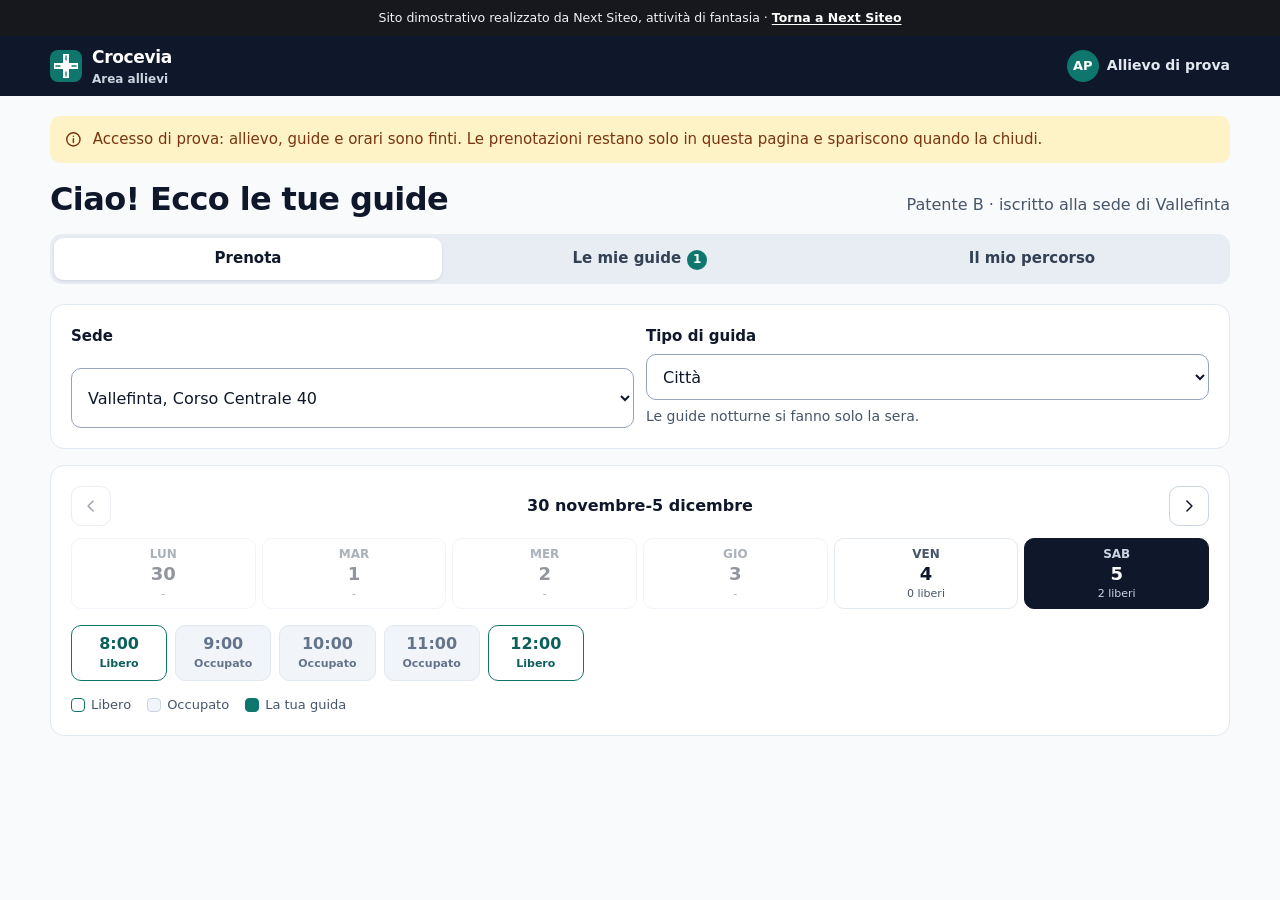
<file: demo/autoscuole-crocevia/area-allievi.html>
<!doctype html>
<html lang="it">
<head>
  <meta charset="utf-8">
  <meta name="viewport" content="width=device-width, initial-scale=1, viewport-fit=cover">
  <title>Area allievi | Autoscuole Crocevia (demo di Next Siteo)</title>
  <meta name="description" content="Area allievi dimostrativa: calendario per prenotare le guide nelle tre sedi, stato del percorso dalla teoria alla pratica. Dati finti, nessun dato inviato.">
  <meta name="robots" content="noindex, nofollow">
  <meta name="theme-color" content="#0f172a">
  <meta property="og:type" content="website">
  <meta property="og:locale" content="it_IT">
  <meta property="og:title" content="Area allievi | Autoscuole Crocevia (demo)">
  <meta property="og:description" content="Prenotazione delle guide e stato del percorso: un esempio di gestionale per autoscuole.">
  <link rel="icon" href="favicon.svg" type="image/svg+xml">
  <link rel="stylesheet" href="../comune/barra-demo.css">
  <link rel="stylesheet" href="css/style.css">
  <script>document.documentElement.classList.add('js');</script>
</head>
<body>
  <svg width="0" height="0" style="position:absolute" aria-hidden="true" focusable="false">
    <symbol id="i-info" viewBox="0 0 24 24"><circle cx="12" cy="12" r="8.5"/><path d="M12 11v5M12 8h.01"/></symbol>
    <symbol id="i-left" viewBox="0 0 24 24"><path d="m14.5 6-6 6 6 6"/></symbol>
    <symbol id="i-right" viewBox="0 0 24 24"><path d="m9.5 6 6 6-6 6"/></symbol>
    <symbol id="i-check" viewBox="0 0 24 24"><path d="m5 12.5 4.5 4.5L19 7.5"/></symbol>
  </svg>

  <a class="skip-link" href="#contenuto">Salta al contenuto</a>

  <header class="app-head">
    <div class="container app-head__bar">
      <a class="brand" href="index.html" aria-label="Autoscuole Crocevia, torna al sito">
        <svg viewBox="0 0 32 32" aria-hidden="true" focusable="false"><rect width="32" height="32" rx="8" fill="#0f766e"/><path d="M16 4v24M4 16h24" stroke="#fff" stroke-width="6"/><path d="M16 5.5v5M16 21.5v5M5.5 16h5M21.5 16h5" stroke="#0f766e" stroke-width="1.3"/></svg>
        <span>Crocevia<small>Area allievi</small></span>
      </a>
      <span class="user"><span class="user__avatar" aria-hidden="true">AP</span><span>Allievo di prova</span></span>
    </div>
  </header>

  <main id="contenuto" class="app" tabindex="-1">
    <div class="container">
      <p class="notice" role="note"><svg class="icon" aria-hidden="true"><use href="#i-info"/></svg><span>Accesso di prova: allievo, guide e orari sono finti. Le prenotazioni restano solo in questa pagina e spariscono quando la chiudi.</span></p>

      <div class="app__title">
        <h1>Ciao! Ecco le tue guide</h1>
        <p class="muted">Patente B · iscritto alla sede di Vallefinta</p>
      </div>

      <div class="tabbar" role="tablist" aria-label="Sezioni dell'area allievi">
        <button type="button" role="tab" id="t-prenota" aria-controls="p-prenota" aria-selected="true">Prenota</button>
        <button type="button" role="tab" id="t-guide" aria-controls="p-guide" aria-selected="false" tabindex="-1">Le mie guide<span class="count" data-count>1</span></button>
        <button type="button" role="tab" id="t-percorso" aria-controls="p-percorso" aria-selected="false" tabindex="-1">Il mio percorso</button>
      </div>

      <!-- Prenota -->
      <section class="panel" role="tabpanel" id="p-prenota" aria-labelledby="t-prenota" tabindex="0">
        <div class="card filters">
          <div class="field">
            <label for="sede">Sede</label>
            <select id="sede" data-sede></select>
          </div>
          <div class="field">
            <label for="tipo">Tipo di guida</label>
            <select id="tipo" data-tipo></select>
            <p class="field__hint">Le guide notturne si fanno solo la sera.</p>
          </div>
        </div>

        <div class="card" id="calendario">
          <div class="week">
            <button type="button" class="icon-btn" data-week-prev aria-label="Settimana precedente"><svg class="icon" aria-hidden="true"><use href="#i-left"/></svg></button>
            <p class="week__label" data-week-label aria-live="polite"></p>
            <button type="button" class="icon-btn" data-week-next aria-label="Settimana successiva"><svg class="icon" aria-hidden="true"><use href="#i-right"/></svg></button>
          </div>
          <div class="days" data-days role="group" aria-label="Giorno"></div>
          <h2 class="sr-only" data-slots-title>Orari</h2>
          <div class="slots" data-slots aria-live="polite"></div>
          <div class="legend" aria-hidden="true">
            <span><i></i> Libero</span>
            <span><i class="busy"></i> Occupato</span>
            <span><i class="mine"></i> La tua guida</span>
          </div>
        </div>
      </section>

      <!-- Le mie guide -->
      <section class="panel" role="tabpanel" id="p-guide" aria-labelledby="t-guide" tabindex="0" hidden>
        <div class="card">
          <h2 style="font-size:1.25rem;margin-bottom:12px">Guide prenotate</h2>
          <ul class="bookings" role="list" data-bookings></ul>
        </div>
      </section>

      <!-- Il mio percorso -->
      <section class="panel" role="tabpanel" id="p-percorso" aria-labelledby="t-percorso" tabindex="0" hidden>
        <div class="summary" data-summary></div>
        <div class="card">
          <h2 style="font-size:1.25rem;margin-bottom:16px">Dalla teoria alla pratica</h2>
          <ol class="path" role="list" data-path></ol>
        </div>
      </section>
    </div>
  </main>

  <dialog data-confirm aria-labelledby="dlg-title">
    <form method="dialog">
      <h2 id="dlg-title">Confermi la guida?</h2>
      <dl data-confirm-list></dl>
      <div class="btn-row">
        <button class="btn" value="ok" data-confirm-ok>Prenota la guida</button>
        <button class="btn btn--ghost" value="annulla">Annulla</button>
      </div>
    </form>
  </dialog>

  <script src="../comune/barra-demo.js" defer></script>
  <script src="js/dati.js" defer></script>
  <script src="js/area.js" defer></script>
</body>
</html>
</file>
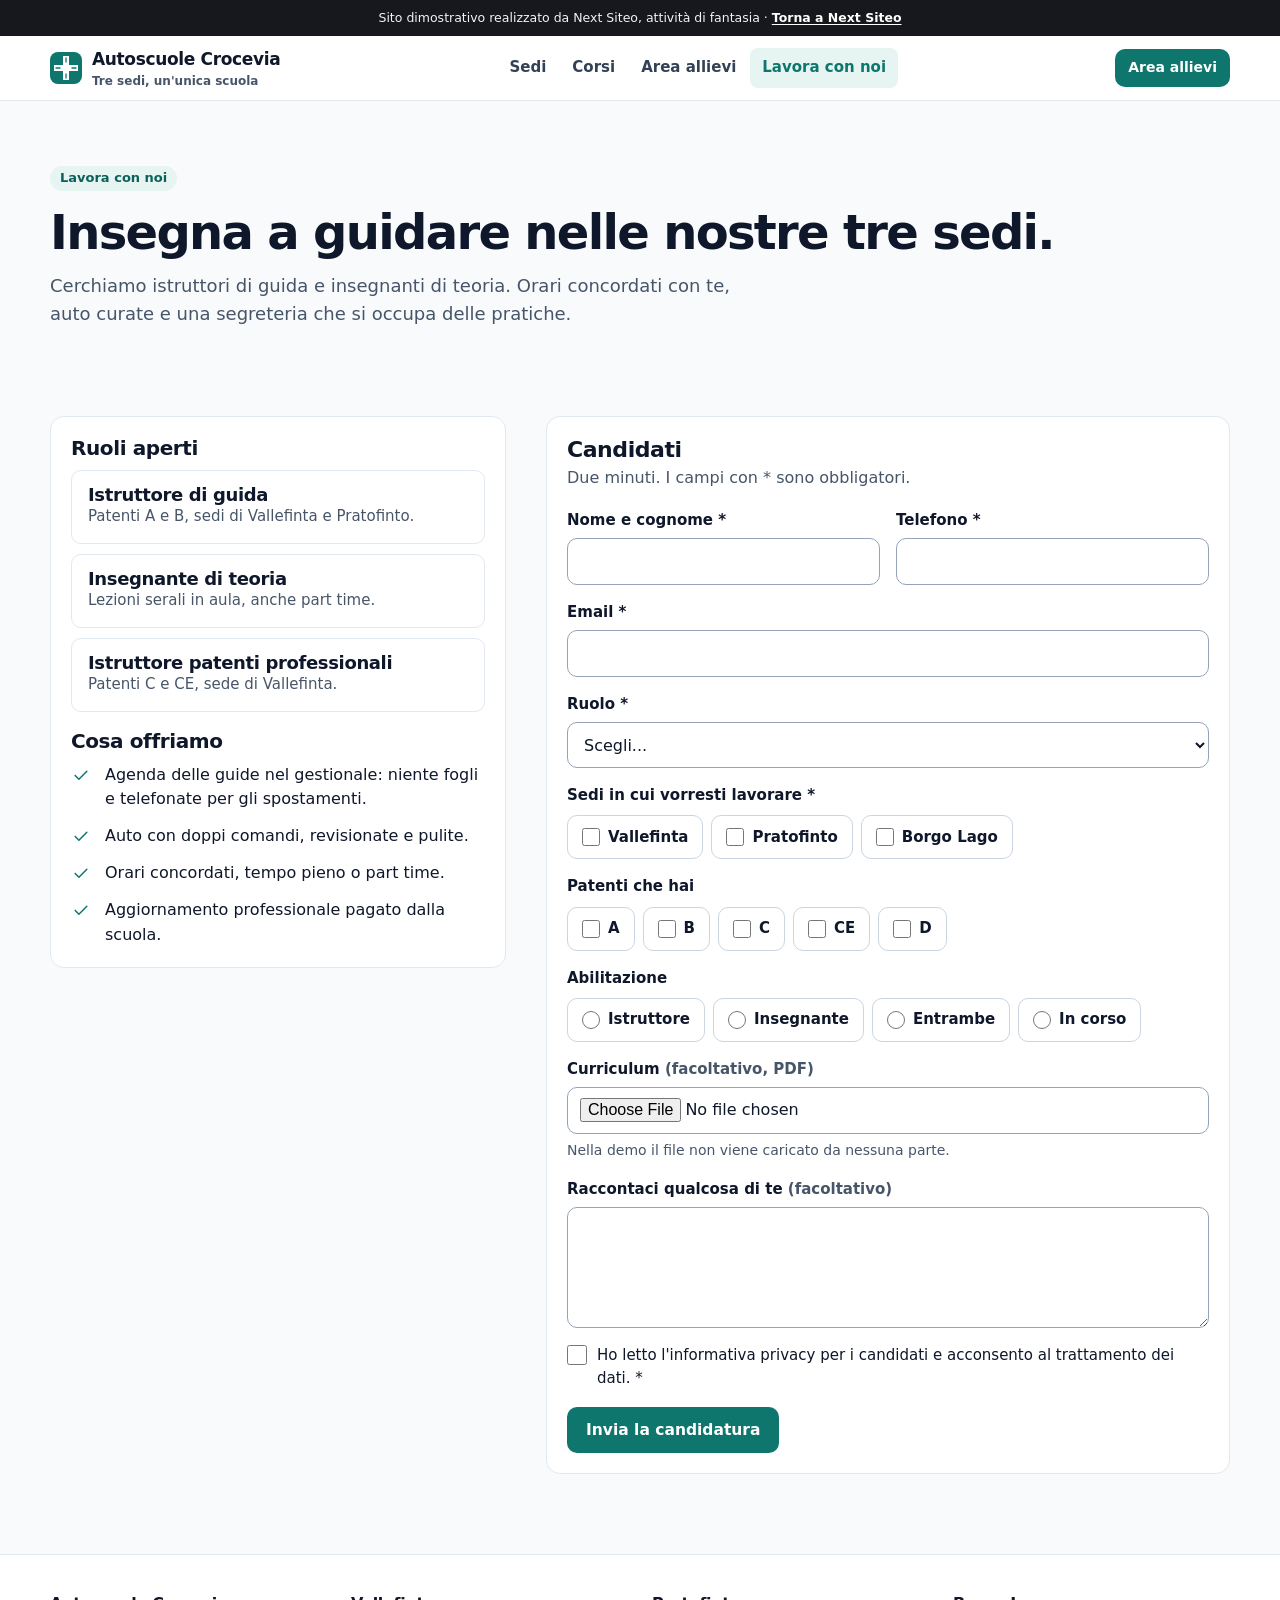
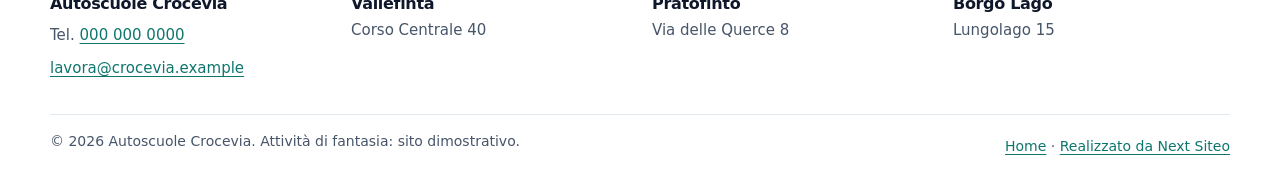
<file: demo/autoscuole-crocevia/lavora-con-noi.html>
<!doctype html>
<html lang="it">
<head>
  <meta charset="utf-8">
  <meta name="viewport" content="width=device-width, initial-scale=1, viewport-fit=cover">
  <title>Lavora con noi: istruttori e insegnanti | Autoscuole Crocevia (demo)</title>
  <meta name="description" content="Pagina Lavora con noi dimostrativa per una rete di autoscuole di fantasia: ruoli aperti, cosa offriamo e modulo di candidatura per istruttori. Realizzata da Next Siteo.">
  <meta name="robots" content="noindex, nofollow">
  <meta name="theme-color" content="#0f172a">
  <meta property="og:type" content="website">
  <meta property="og:locale" content="it_IT">
  <meta property="og:title" content="Lavora con noi | Autoscuole Crocevia (demo)">
  <meta property="og:description" content="Un esempio di pagina per trovare istruttori: ruoli, requisiti e candidatura online.">
  <link rel="icon" href="favicon.svg" type="image/svg+xml">
  <link rel="stylesheet" href="../comune/barra-demo.css">
  <link rel="stylesheet" href="css/style.css">
  <script>document.documentElement.classList.add('js');</script>
</head>
<body>
  <svg width="0" height="0" style="position:absolute" aria-hidden="true" focusable="false">
    <symbol id="i-menu" viewBox="0 0 24 24"><path d="M4 7h16M4 12h16M4 17h16"/></symbol>
    <symbol id="i-check" viewBox="0 0 24 24"><path d="m5 12.5 4.5 4.5L19 7.5"/></symbol>
  </svg>

  <a class="skip-link" href="#contenuto">Salta al contenuto</a>

  <header class="header">
    <div class="container header__bar">
      <a class="brand" href="index.html" aria-label="Autoscuole Crocevia, torna alla home">
        <svg viewBox="0 0 32 32" aria-hidden="true" focusable="false"><rect width="32" height="32" rx="8" fill="#0f766e"/><path d="M16 4v24M4 16h24" stroke="#fff" stroke-width="6"/><path d="M16 5.5v5M16 21.5v5M5.5 16h5M21.5 16h5" stroke="#0f766e" stroke-width="1.3"/></svg>
        <span>Autoscuole Crocevia<small>Tre sedi, un'unica scuola</small></span>
      </a>
      <nav class="nav" aria-label="Menu principale">
        <ul role="list">
          <li><a href="index.html#sedi">Sedi</a></li>
          <li><a href="index.html#corsi">Corsi</a></li>
          <li><a href="index.html#area">Area allievi</a></li>
          <li><a href="lavora-con-noi.html" aria-current="page">Lavora con noi</a></li>
        </ul>
      </nav>
      <div class="header__actions">
        <a class="btn btn--sm" href="area-allievi.html">Area allievi</a>
        <button class="menu-btn" type="button" aria-expanded="false" aria-controls="menu-mobile" data-menu-toggle>
          <svg class="icon" aria-hidden="true"><use href="#i-menu"/></svg><span class="sr-only">Menu</span>
        </button>
      </div>
    </div>
    <nav class="menu-mobile" id="menu-mobile" aria-label="Menu mobile" data-menu hidden>
      <ul class="container" role="list">
        <li><a href="index.html#sedi">Sedi</a></li>
        <li><a href="index.html#corsi">Corsi</a></li>
        <li><a href="index.html#area">Area allievi</a></li>
        <li><a href="lavora-con-noi.html" aria-current="page">Lavora con noi</a></li>
      </ul>
    </nav>
  </header>

  <main id="contenuto" tabindex="-1">
    <section class="job-hero">
      <div class="container">
        <span class="chip chip--accent" style="margin-bottom:14px">Lavora con noi</span>
        <h1>Insegna a guidare nelle nostre tre sedi.</h1>
        <p>Cerchiamo istruttori di guida e insegnanti di teoria. Orari concordati con te, auto curate e una segreteria che si occupa delle pratiche.</p>
      </div>
    </section>

    <section class="section">
      <div class="container job-grid">
        <aside class="job-aside">
          <div class="card" style="display:grid;gap:18px">
            <div>
              <h2 style="font-size:1.25rem;margin-bottom:10px">Ruoli aperti</h2>
              <div class="roles">
                <div class="role"><h3>Istruttore di guida</h3><p>Patenti A e B, sedi di Vallefinta e Pratofinto.</p></div>
                <div class="role"><h3>Insegnante di teoria</h3><p>Lezioni serali in aula, anche part time.</p></div>
                <div class="role"><h3>Istruttore patenti professionali</h3><p>Patenti C e CE, sede di Vallefinta.</p></div>
              </div>
            </div>
            <div>
              <h2 style="font-size:1.25rem;margin-bottom:10px">Cosa offriamo</h2>
              <ul class="offer" role="list">
                <li><svg class="icon" aria-hidden="true"><use href="#i-check"/></svg><span>Agenda delle guide nel gestionale: niente fogli e telefonate per gli spostamenti.</span></li>
                <li><svg class="icon" aria-hidden="true"><use href="#i-check"/></svg><span>Auto con doppi comandi, revisionate e pulite.</span></li>
                <li><svg class="icon" aria-hidden="true"><use href="#i-check"/></svg><span>Orari concordati, tempo pieno o part time.</span></li>
                <li><svg class="icon" aria-hidden="true"><use href="#i-check"/></svg><span>Aggiornamento professionale pagato dalla scuola.</span></li>
              </ul>
            </div>
          </div>
        </aside>

        <div class="card">
          <h2 style="font-size:1.375rem;margin-bottom:4px">Candidati</h2>
          <p class="muted" style="margin-bottom:18px">Due minuti. I campi con * sono obbligatori.</p>

          <form class="form" data-job novalidate>
            <div class="errors" data-errors tabindex="-1" hidden>
              <p><strong>Controlla questi campi:</strong></p>
              <ul data-errors-list></ul>
            </div>

            <div class="form__row">
              <div class="field">
                <label for="j-nome">Nome e cognome *</label>
                <input id="j-nome" name="nome" autocomplete="name" aria-describedby="j-nome-err">
                <p class="field__error" id="j-nome-err" hidden></p>
              </div>
              <div class="field">
                <label for="j-tel">Telefono *</label>
                <input id="j-tel" name="telefono" type="tel" inputmode="tel" autocomplete="tel" aria-describedby="j-tel-err">
                <p class="field__error" id="j-tel-err" hidden></p>
              </div>
            </div>
            <div class="field">
              <label for="j-email">Email *</label>
              <input id="j-email" name="email" type="email" inputmode="email" autocomplete="email" aria-describedby="j-email-err">
              <p class="field__error" id="j-email-err" hidden></p>
            </div>
            <div class="field">
              <label for="j-ruolo">Ruolo *</label>
              <select id="j-ruolo" name="ruolo" aria-describedby="j-ruolo-err">
                <option value="">Scegli...</option>
                <option>Istruttore di guida</option>
                <option>Insegnante di teoria</option>
                <option>Istruttore patenti professionali</option>
              </select>
              <p class="field__error" id="j-ruolo-err" hidden></p>
            </div>
            <fieldset class="field options">
              <legend>Sedi in cui vorresti lavorare *</legend>
              <label class="option"><input type="checkbox" name="sedi" value="Vallefinta"> Vallefinta</label>
              <label class="option"><input type="checkbox" name="sedi" value="Pratofinto"> Pratofinto</label>
              <label class="option"><input type="checkbox" name="sedi" value="Borgo Lago"> Borgo Lago</label>
              <p class="field__error" id="j-sedi-err" style="flex-basis:100%" hidden></p>
            </fieldset>
            <fieldset class="field options">
              <legend>Patenti che hai</legend>
              <label class="option"><input type="checkbox" name="patenti" value="A"> A</label>
              <label class="option"><input type="checkbox" name="patenti" value="B"> B</label>
              <label class="option"><input type="checkbox" name="patenti" value="C"> C</label>
              <label class="option"><input type="checkbox" name="patenti" value="CE"> CE</label>
              <label class="option"><input type="checkbox" name="patenti" value="D"> D</label>
            </fieldset>
            <fieldset class="field options">
              <legend>Abilitazione</legend>
              <label class="option"><input type="radio" name="abilitazione" value="istruttore"> Istruttore</label>
              <label class="option"><input type="radio" name="abilitazione" value="insegnante"> Insegnante</label>
              <label class="option"><input type="radio" name="abilitazione" value="entrambe"> Entrambe</label>
              <label class="option"><input type="radio" name="abilitazione" value="in corso"> In corso</label>
            </fieldset>
            <div class="field">
              <label for="j-cv">Curriculum <span class="muted">(facoltativo, PDF)</span></label>
              <input id="j-cv" name="cv" type="file" accept="application/pdf" aria-describedby="j-cv-hint">
              <p class="field__hint" id="j-cv-hint">Nella demo il file non viene caricato da nessuna parte.</p>
            </div>
            <div class="field">
              <label for="j-msg">Raccontaci qualcosa di te <span class="muted">(facoltativo)</span></label>
              <textarea id="j-msg" name="messaggio" rows="4"></textarea>
            </div>
            <label class="check"><input type="checkbox" name="privacy" aria-describedby="j-privacy-err"> <span>Ho letto l'informativa privacy per i candidati e acconsento al trattamento dei dati. *</span></label>
            <p class="field__error" id="j-privacy-err" hidden></p>
            <p><button class="btn" type="submit">Invia la candidatura</button></p>
          </form>

          <div class="success" data-success tabindex="-1" hidden>
            <h3>Candidatura pronta (ma non inviata)</h3>
            <p>Questa è una demo: nessun dato è partito. In un sito vero la candidatura arriverebbe alla segreteria già completa, con il curriculum allegato.</p>
            <button class="btn btn--ghost" type="button" data-again>Compila di nuovo</button>
          </div>
        </div>
      </div>
    </section>
  </main>

  <footer class="footer">
    <div class="container footer__grid">
      <div>
        <h2>Autoscuole Crocevia</h2>
        <p>Tel. <a href="#chiama" data-demo-avviso="Il numero è finto: in un sito vero qui partirebbe la chiamata.">000 000 0000</a><br><a href="#email" data-demo-avviso="L'indirizzo è finto: in un sito vero qui si aprirebbe l'email.">lavora@crocevia.example</a></p>
      </div>
      <div><h2>Vallefinta</h2><address>Corso Centrale 40</address></div>
      <div><h2>Pratofinto</h2><address>Via delle Querce 8</address></div>
      <div><h2>Borgo Lago</h2><address>Lungolago 15</address></div>
    </div>
    <div class="container footer__legal">
      <p>© <span data-year>2026</span> Autoscuole Crocevia. Attività di fantasia: sito dimostrativo.</p>
      <p><a href="index.html">Home</a> · <a href="../../index.html">Realizzato da Next Siteo</a></p>
    </div>
  </footer>

  <script src="../comune/barra-demo.js" defer></script>
  <script src="js/dati.js" defer></script>
  <script src="js/main.js" defer></script>
</body>
</html>
</file>
<file: css/style.css>
/* ==================================================================
   NEXT SITEO · STILI
   Tema chiaro, un solo accento (blu cobalto), un solo font (Manrope).
   Contrasti WCAG verificati:
   testo #121418 su #F6F7F9 17.2:1 · secondario #5A6070 su #F6F7F9 5.9:1
   accento #1F45E0 su bianco 7:1 · bianco su accento 7:1
   Forme: pulsanti a pillola, card e riquadri 20px, campi 12px.
   ================================================================== */

/* ---------- Font (self-hosted, licenza OFL in assets/fonts) ---------- */
@font-face {
  font-family: 'Manrope';
  src: url('../assets/fonts/manrope-latin.woff2') format('woff2');
  font-weight: 400 800;
  font-style: normal;
  font-display: swap;
}

:root {
  --bg: #f6f7f9;
  --surface: #ffffff;
  --tint: #eef1f7;
  --ink: #121418;
  --ink-2: #2b2f38;
  --muted: #5a6070;
  --line: #e2e5ea;
  --line-strong: #c9ced8;
  --accent: #1f45e0;
  --accent-strong: #1636b6;
  --accent-soft: #e8edfd;
  --ok-bg: #e7f6ee;
  --ok-ink: #0b5a37;
  --err: #b42318;
  --err-bg: #fdecea;

  --font: 'Manrope', system-ui, -apple-system, 'Segoe UI', Roboto, 'Helvetica Neue', Arial, sans-serif;

  --fs-h1: clamp(2.25rem, 1.55rem + 3vw, 3.75rem);
  --fs-h2: clamp(1.875rem, 1.45rem + 1.8vw, 2.75rem);
  --fs-h3: clamp(1.1875rem, 1.12rem + 0.3vw, 1.3125rem);
  --fs-lead: clamp(1.0625rem, 1rem + 0.35vw, 1.25rem);
  --fs-body: clamp(1rem, 0.97rem + 0.15vw, 1.0625rem);
  --fs-small: 0.9375rem;

  --r-sm: 12px;
  --r-md: 20px;
  --r-lg: 28px;
  --r-pill: 999px;

  --shadow-sm: 0 1px 2px rgb(18 20 24 / 0.05);
  --shadow-md: 0 1px 2px rgb(18 20 24 / 0.04), 0 10px 30px rgb(31 69 224 / 0.07);
  --shadow-lg: 0 2px 6px rgb(18 20 24 / 0.06), 0 24px 60px rgb(31 69 224 / 0.12);

  --gutter: clamp(16px, 4vw, 40px);
  --maxw: 1200px;
  --header-h: 68px;
  --section-pad: clamp(4rem, 3rem + 4vw, 7rem);

  --ease: cubic-bezier(0.16, 1, 0.3, 1);
}

/* ---------- Base ---------- */
*,
*::before,
*::after {
  box-sizing: border-box;
}
html {
  -webkit-text-size-adjust: 100%;
  text-size-adjust: 100%;
  scroll-padding-top: calc(var(--header-h) + 16px);
}
@media (prefers-reduced-motion: no-preference) {
  html {
    scroll-behavior: smooth;
  }
}
body {
  margin: 0;
  background: var(--bg);
  color: var(--ink);
  font-family: var(--font);
  font-size: var(--fs-body);
  font-weight: 450;
  line-height: 1.6;
  -webkit-font-smoothing: antialiased;
  overflow-x: clip;
}
h1,
h2,
h3,
p,
ul,
ol,
figure,
dl,
dd {
  margin: 0;
}
h1,
h2,
h3 {
  font-weight: 800;
  line-height: 1.12;
  letter-spacing: -0.025em;
  text-wrap: balance;
}
h2 {
  font-size: var(--fs-h2);
  letter-spacing: -0.035em;
}
h3 {
  font-size: var(--fs-h3);
  font-weight: 750;
  letter-spacing: -0.015em;
}
p {
  text-wrap: pretty;
}
img,
svg,
iframe {
  display: block;
  max-width: 100%;
}
ul[role='list'],
ol[role='list'] {
  list-style: none;
  padding: 0;
}
a {
  color: var(--accent);
  text-decoration-thickness: 1.5px;
  text-underline-offset: 3px;
}
button,
input,
textarea {
  font: inherit;
  color: inherit;
}
button {
  cursor: pointer;
}
[hidden] {
  display: none !important;
}
.sprite {
  position: absolute;
  width: 0;
  height: 0;
  overflow: hidden;
}
.icon {
  width: 1.25em;
  height: 1.25em;
  flex: none;
  fill: none;
  stroke: currentColor;
  stroke-width: 1.75;
  stroke-linecap: round;
  stroke-linejoin: round;
}
.sr-only {
  position: absolute !important;
  width: 1px;
  height: 1px;
  padding: 0;
  margin: -1px;
  overflow: hidden;
  clip: rect(0, 0, 0, 0);
  white-space: nowrap;
  border: 0;
}

/* ---------- Focus visibile ---------- */
:focus-visible {
  outline: 3px solid var(--accent);
  outline-offset: 3px;
  border-radius: 6px;
}
main:focus {
  outline: none;
}
.skip-link {
  position: absolute;
  left: 16px;
  top: 12px;
  z-index: 100;
  padding: 10px 18px;
  background: var(--ink);
  color: #fff;
  border-radius: var(--r-pill);
  font-weight: 700;
  text-decoration: none;
  transform: translateY(-200%);
}
.skip-link:focus {
  transform: none;
}

/* ---------- Layout ---------- */
.container {
  width: min(100% - 2 * var(--gutter), var(--maxw));
  margin-inline: auto;
}
.section {
  padding-block: var(--section-pad);
}
.section--white {
  background: var(--surface);
}
.section--tint {
  background: var(--tint);
}
.section-head {
  display: grid;
  gap: 14px;
  max-width: 44rem;
  margin-bottom: clamp(2rem, 1.5rem + 2vw, 3.5rem);
}
.eyebrow {
  font-size: 0.8125rem;
  font-weight: 750;
  letter-spacing: 0.08em;
  text-transform: uppercase;
  color: var(--accent);
}
.lead {
  font-size: var(--fs-lead);
  line-height: 1.55;
  color: var(--muted);
  max-width: 38em;
}
.accent {
  color: var(--accent);
}

/* ---------- Pulsanti ---------- */
.btn {
  display: inline-flex;
  align-items: center;
  justify-content: center;
  gap: 0.5em;
  min-height: 48px;
  padding: 0 22px;
  border: 1px solid transparent;
  border-radius: var(--r-pill);
  font-size: 1rem;
  font-weight: 700;
  line-height: 1.15;
  text-align: center;
  text-decoration: none;
  white-space: nowrap;
  transition:
    transform 0.25s var(--ease),
    background-color 0.2s ease,
    border-color 0.2s ease,
    box-shadow 0.25s var(--ease);
  -webkit-tap-highlight-color: transparent;
  touch-action: manipulation;
}
.btn:active {
  transform: scale(0.98);
}
.btn--primary {
  background: var(--accent);
  color: #fff;
  box-shadow: 0 6px 18px rgb(31 69 224 / 0.22);
}
.btn--primary:hover {
  background: var(--accent-strong);
}
.btn--ghost {
  background: var(--surface);
  color: var(--ink);
  border-color: var(--line-strong);
}
.btn--ghost:hover {
  border-color: var(--ink);
}
.btn--dark {
  background: var(--ink);
  color: #fff;
}
.btn--dark:hover {
  background: var(--ink-2);
}
.btn--sm {
  min-height: 42px;
  padding: 0 18px;
  font-size: 0.9375rem;
}
.btn--lg {
  min-height: 56px;
  padding: 0 26px;
  font-size: 1.0625rem;
}
.btn--block {
  display: flex;
  width: 100%;
}
@media (hover: hover) and (prefers-reduced-motion: no-preference) {
  .btn:hover {
    transform: translateY(-1px);
  }
  .btn:active {
    transform: scale(0.98);
  }
}
.btn-row {
  display: flex;
  flex-wrap: wrap;
  gap: 12px;
}
.link-arrow {
  display: inline-flex;
  align-items: center;
  gap: 0.4em;
  font-weight: 700;
  text-decoration: none;
}
.link-arrow:hover {
  text-decoration: underline;
}

/* ---------- Header ---------- */
.top-sentinel {
  position: absolute;
  top: 0;
  height: 1px;
  width: 1px;
}
.header {
  position: sticky;
  top: 0;
  z-index: 50;
  background: rgb(246 247 249 / 0.86);
  -webkit-backdrop-filter: blur(14px) saturate(1.4);
  backdrop-filter: blur(14px) saturate(1.4);
  border-bottom: 1px solid transparent;
  transition:
    border-color 0.2s ease,
    box-shadow 0.2s ease;
}
.header.is-scrolled {
  border-bottom-color: var(--line);
  box-shadow: 0 6px 20px rgb(18 20 24 / 0.04);
}
@media (prefers-reduced-transparency: reduce) {
  .header {
    background: var(--bg);
    -webkit-backdrop-filter: none;
    backdrop-filter: none;
  }
}
.header__bar {
  display: flex;
  align-items: center;
  justify-content: space-between;
  gap: 16px;
  height: var(--header-h);
}
.logo {
  display: inline-flex;
  align-items: center;
  gap: 10px;
  min-height: 44px;
  color: var(--ink);
  text-decoration: none;
}
.logo__mark {
  width: 30px;
  height: 30px;
}
.logo__mark rect {
  fill: var(--accent);
}
.logo__mark path {
  fill: none;
  stroke: #fff;
  stroke-width: 3.2;
  stroke-linecap: round;
  stroke-linejoin: round;
}
.logo__word {
  font-size: 1.1875rem;
  font-weight: 800;
  letter-spacing: -0.03em;
  white-space: nowrap;
}
.nav {
  display: none;
}
.nav__list {
  display: flex;
  gap: 4px;
}
.nav__list a {
  display: inline-flex;
  align-items: center;
  min-height: 44px;
  padding: 0 14px;
  border-radius: var(--r-pill);
  color: var(--ink-2);
  font-size: 0.9688rem;
  font-weight: 600;
  text-decoration: none;
  transition: background-color 0.2s ease;
}
.nav__list a:hover {
  background: rgb(18 20 24 / 0.05);
  color: var(--ink);
}
.header__actions {
  display: flex;
  align-items: center;
  gap: 8px;
}
.menu-btn {
  display: grid;
  place-items: center;
  width: 44px;
  height: 44px;
  padding: 0;
  background: var(--surface);
  border: 1px solid var(--line-strong);
  border-radius: var(--r-sm);
  color: var(--ink);
}
.menu-btn .icon {
  width: 22px;
  height: 22px;
}
.menu-btn .i-close,
.menu-btn[aria-expanded='true'] .i-open {
  display: none;
}
.menu-btn[aria-expanded='true'] .i-close {
  display: block;
}
/* Senza JavaScript il menu a tendina non si apre: si usa il link al preventivo e il footer */
html:not(.js) .menu-btn {
  display: none;
}
.menu-mobile {
  position: absolute;
  inset-inline: 0;
  top: 100%;
  max-height: calc(100dvh - var(--header-h));
  overflow-y: auto;
  background: var(--surface);
  border-block: 1px solid var(--line);
  box-shadow: 0 20px 40px rgb(18 20 24 / 0.08);
  padding-block: 8px 24px;
}
.menu-mobile li + li {
  border-top: 1px solid var(--line);
}
.menu-mobile a:not(.btn) {
  display: flex;
  align-items: center;
  justify-content: space-between;
  min-height: 60px;
  color: var(--ink);
  font-size: 1.375rem;
  font-weight: 750;
  letter-spacing: -0.02em;
  text-decoration: none;
}
.menu-mobile .icon {
  color: var(--accent);
}
.menu-mobile .btn {
  margin-top: 16px;
}
@media (max-width: 419.98px) {
  .header__bar {
    gap: 8px;
  }
  .logo {
    gap: 8px;
  }
  .logo__mark {
    width: 26px;
    height: 26px;
  }
  .logo__word {
    font-size: 1rem;
  }
  .header__cta {
    min-height: 40px;
    padding: 0 12px;
    font-size: 0.84rem;
  }
}
@media (max-width: 349.98px) {
  .header__cta {
    display: none;
  }
}
@media (min-width: 960px) {
  .nav {
    display: block;
  }
  .menu-btn,
  .menu-mobile {
    display: none !important;
  }
}

/* ---------- Hero ---------- */
.hero {
  padding-block: clamp(2.25rem, 1.5rem + 3.5vw, 5rem) clamp(3.5rem, 2.5rem + 4vw, 6rem);
}
.hero__grid {
  display: grid;
  gap: clamp(2.5rem, 2rem + 3vw, 4rem);
  align-items: center;
}
.hero__text {
  display: grid;
  gap: clamp(1.25rem, 1rem + 1vw, 1.75rem);
  justify-items: start;
}
.hero__title {
  font-size: var(--fs-h1);
  line-height: 1.05;
  letter-spacing: -0.04em;
  max-width: 13em;
}
.hero__lead {
  max-width: 30em;
}
.hero__visual {
  position: relative;
  display: grid;
  justify-items: center;
  width: min(100%, 520px);
  justify-self: center;
  padding: 28px 0 0;
}
.hero__panel {
  position: absolute;
  inset: 0 0 auto;
  height: 82%;
  border-radius: var(--r-lg);
  background:
    radial-gradient(120% 90% at 85% 10%, rgb(31 69 224 / 0.16), transparent 60%),
    linear-gradient(160deg, var(--accent-soft), var(--tint) 70%);
}
.hero__device {
  position: relative;
  display: grid;
  justify-items: center;
  gap: 14px;
}
.hero__device .device--phone {
  --w: min(78vw, 290px);
}
.hero__caption {
  max-width: 18rem;
  font-size: 0.875rem;
  color: var(--muted);
  text-align: center;
}
@media (min-width: 960px) {
  .hero__grid {
    grid-template-columns: minmax(0, 1.25fr) minmax(0, 0.75fr);
  }
  .hero__visual {
    padding-top: 36px;
  }
}

/* ---------- Cornici dispositivo (anteprime dal vivo delle demo) ---------- */
.device {
  pointer-events: none;
  user-select: none;
}
.device__screen {
  position: relative;
  overflow: hidden;
  background: #fff;
}
.device__screen iframe {
  position: absolute;
  top: 0;
  left: 0;
  max-width: none;
  border: 0;
  transform: scale(var(--scale, 0.5));
  transform-origin: 0 0;
}
.device--phone {
  width: var(--w, 260px);
  padding: 9px;
  background: var(--ink);
  border-radius: 38px;
  box-shadow: var(--shadow-lg);
}
.device--phone .device__screen {
  aspect-ratio: var(--ratio, 390 / 844);
  border-radius: 29px;
}
.device--phone iframe {
  width: 390px;
  height: 844px;
}
.device--browser {
  width: 100%;
  background: var(--surface);
  border: 1px solid var(--line);
  border-radius: 16px;
  box-shadow: var(--shadow-lg);
  overflow: hidden;
}
.device__bar {
  display: flex;
  align-items: center;
  gap: 6px;
  height: 34px;
  padding: 0 14px;
  border-bottom: 1px solid var(--line);
  background: #fafbfc;
}
.device__bar span {
  width: 9px;
  height: 9px;
  border-radius: 50%;
  background: var(--line-strong);
}
.device__bar p {
  margin-left: 12px;
  padding: 2px 12px;
  border-radius: var(--r-pill);
  background: var(--bg);
  color: var(--muted);
  font-size: 0.75rem;
  font-weight: 600;
}
.device--browser .device__screen {
  aspect-ratio: 1280 / 800;
}
.device--browser iframe {
  width: 1280px;
  height: 800px;
}

/* ---------- Cosa facciamo (bento 2 + 3) ---------- */
.bento {
  display: grid;
  gap: 16px;
}
.tile {
  position: relative;
  display: grid;
  align-content: start;
  gap: 10px;
  padding: clamp(1.25rem, 1rem + 1vw, 1.75rem);
  background: var(--surface);
  border: 1px solid var(--line);
  border-radius: var(--r-md);
  box-shadow: var(--shadow-sm);
  overflow: hidden;
}
.tile p {
  color: var(--muted);
  max-width: 34em;
}
.tile__icon {
  display: grid;
  place-items: center;
  width: 44px;
  height: 44px;
  margin-bottom: 6px;
  border-radius: var(--r-sm);
  background: var(--accent-soft);
  color: var(--accent);
}
.tile__icon .icon {
  width: 22px;
  height: 22px;
}
.tile__body {
  display: grid;
  gap: 10px;
  align-content: start;
}
.tile__art {
  width: min(100%, 170px);
  height: auto;
  justify-self: center;
  margin-top: 8px;
}
.tile--soft {
  background: var(--accent-soft);
  border-color: transparent;
}
.tile--soft .tile__icon {
  background: var(--surface);
}
.tile--soft p {
  color: var(--ink-2);
}
.tile--accent {
  background: var(--accent);
  border-color: transparent;
  color: #fff;
}
.tile--accent p {
  color: #fff;
}
.tile--accent .tile__icon {
  background: rgb(255 255 255 / 0.16);
  color: #fff;
}
.tile__map {
  width: 100%;
  height: 120px;
  object-fit: cover;
  object-position: center 30%;
  border-radius: var(--r-sm);
  margin-top: 8px;
}
@media (min-width: 640px) {
  .tile--split {
    grid-template-columns: minmax(0, 1fr) minmax(0, 0.8fr);
    align-items: center;
    gap: 20px;
  }
  .tile--split .tile__art {
    width: min(100%, 220px);
    margin-top: 0;
  }
}
@media (min-width: 900px) {
  .bento {
    grid-template-columns: repeat(4, minmax(0, 1fr));
    gap: 20px;
  }
  .tile--wide {
    grid-column: span 2;
  }
}

/* ---------- Problemi che risolviamo ---------- */
.gains {
  display: grid;
  border-top: 1px solid var(--line);
}
.gain {
  display: grid;
  grid-template-columns: auto 1fr;
  gap: 6px 16px;
  padding-block: clamp(1.5rem, 1.2rem + 1vw, 2rem);
  border-bottom: 1px solid var(--line);
}
.gain__icon {
  grid-row: span 2;
  display: grid;
  place-items: center;
  width: 44px;
  height: 44px;
  border-radius: 50%;
  background: var(--accent-soft);
  color: var(--accent);
}
.gain__icon .icon {
  width: 22px;
  height: 22px;
}
.gain__title {
  font-size: clamp(1.25rem, 1.1rem + 0.7vw, 1.625rem);
  font-weight: 750;
  letter-spacing: -0.025em;
}
.gain__text {
  color: var(--muted);
  max-width: 36em;
}
@media (min-width: 900px) {
  .gain {
    grid-template-columns: 56px minmax(0, 1.1fr) minmax(0, 1fr);
    align-items: center;
    gap: 24px;
  }
  .gain__icon {
    grid-row: auto;
  }
}

/* ---------- Lavori ---------- */
.works {
  display: grid;
  gap: 20px;
}
.work {
  display: grid;
  gap: 0;
  background: var(--surface);
  border: 1px solid var(--line);
  border-radius: var(--r-lg);
  box-shadow: var(--shadow-sm);
  overflow: hidden;
}
.work__preview {
  display: grid;
  place-items: center;
  padding: 28px 20px 0;
  background: linear-gradient(170deg, var(--tint), var(--accent-soft));
}
.work__preview .device--phone {
  --w: min(70vw, 250px);
  margin-bottom: -40px;
}
.work__preview {
  overflow: hidden;
}
.work__body {
  display: grid;
  gap: 12px;
  align-content: start;
  justify-items: start;
  padding: clamp(1.25rem, 1rem + 1.2vw, 2rem);
}
.badge {
  display: inline-flex;
  align-items: center;
  padding: 4px 12px;
  border-radius: var(--r-pill);
  background: var(--accent-soft);
  color: var(--accent-strong);
  font-size: 0.8125rem;
  font-weight: 700;
}
.work__title {
  font-size: clamp(1.375rem, 1.2rem + 0.8vw, 1.75rem);
  font-weight: 800;
  letter-spacing: -0.03em;
}
.work__kind {
  color: var(--muted);
}
.ticks {
  display: grid;
  gap: 8px;
  margin-bottom: 8px;
}
.ticks li {
  display: grid;
  grid-template-columns: auto 1fr;
  gap: 10px;
  align-items: start;
  font-weight: 550;
}
.ticks .icon {
  margin-top: 0.15em;
  color: var(--accent);
  stroke-width: 2.25;
}

/* Tablet: anteprima a sinistra e testo a destra */
@media (min-width: 640px) and (max-width: 899.98px) {
  .work {
    grid-template-columns: minmax(0, 0.85fr) minmax(0, 1fr);
  }
  .work__preview {
    padding: 28px 0 0 20px;
    place-items: start center;
  }
  .work__body {
    align-content: center;
  }
}

/* La demo in evidenza: cornice telefono su mobile, browser da 900px in su */
.work--featured .device--browser {
  width: var(--w, min(70vw, 250px));
  padding: 9px;
  background: var(--ink);
  border: 0;
  border-radius: 38px;
  margin-bottom: -40px;
}
.work--featured .device__bar {
  display: none;
}
.work--featured .device--browser .device__screen {
  aspect-ratio: 390 / 640;
  border-radius: 29px;
}
.work--featured .device--browser iframe {
  width: 390px;
  height: 844px;
}
.work--featured .work__preview {
  background: linear-gradient(170deg, var(--accent-soft), var(--tint));
}
@media (min-width: 900px) {
  .works {
    grid-template-columns: repeat(2, minmax(0, 1fr));
    gap: 24px;
  }
  .work--featured {
    grid-column: 1 / -1;
    grid-template-columns: minmax(0, 1.55fr) minmax(0, 1fr);
  }
  .work--featured .work__preview {
    padding: 36px 0 36px 36px;
    place-items: center end;
  }
  .work--featured .device--browser {
    width: 100%;
    padding: 0;
    background: var(--surface);
    border: 1px solid var(--line);
    border-radius: 14px;
    margin: 0;
  }
  .work--featured .device__bar {
    display: flex;
  }
  .work--featured .device--browser .device__screen {
    aspect-ratio: 1280 / 800;
    border-radius: 0;
  }
  .work--featured .device--browser iframe {
    width: 1280px;
    height: 800px;
  }
  .work--featured .work__body {
    align-content: center;
    padding: 40px;
  }
  .work:not(.work--featured) {
    grid-template-columns: minmax(0, 0.9fr) minmax(0, 1fr);
  }
  .work:not(.work--featured) .work__preview {
    padding: 28px 0 0 20px;
    place-items: start center;
  }
  .work:not(.work--featured) .device--phone {
    --w: 200px;
  }
  .work:not(.work--featured) .work__body {
    align-content: center;
    padding: 28px 28px 28px 24px;
  }
}
@media (min-width: 1100px) {
  .work:not(.work--featured) .device--phone {
    --w: 220px;
  }
}

/* ---------- Come lavoriamo ---------- */
.steps {
  position: relative;
  display: grid;
  gap: 28px;
  counter-reset: step;
}
.steps::before {
  content: '';
  position: absolute;
  left: 23px;
  top: 24px;
  bottom: 24px;
  width: 2px;
  background: linear-gradient(var(--accent), var(--accent-soft));
}
.step {
  position: relative;
  display: grid;
  grid-template-columns: 48px 1fr;
  gap: 4px 18px;
}
.step__icon {
  grid-row: span 2;
  display: grid;
  place-items: center;
  width: 48px;
  height: 48px;
  border-radius: 50%;
  background: var(--surface);
  border: 2px solid var(--accent);
  color: var(--accent);
}
.step__icon .icon {
  width: 22px;
  height: 22px;
}
.step h3 {
  padding-top: 10px;
}
.step p {
  color: var(--muted);
  max-width: 30em;
}
@media (min-width: 900px) {
  .steps {
    grid-template-columns: repeat(4, minmax(0, 1fr));
    gap: 32px;
  }
  .steps::before {
    left: 24px;
    right: 24px;
    top: 23px;
    bottom: auto;
    width: auto;
    height: 2px;
    background: linear-gradient(90deg, var(--accent), var(--accent-soft));
  }
  .step {
    grid-template-columns: 1fr;
    gap: 12px;
  }
  .step__icon {
    grid-row: auto;
  }
  .step h3 {
    padding-top: 8px;
  }
}

/* ---------- Perché noi ---------- */
.reasons {
  display: grid;
  gap: 0 48px;
}
.reason {
  display: grid;
  gap: 8px;
  padding-block: 24px;
  border-top: 2px solid var(--ink);
}
.reason__icon {
  width: 28px;
  height: 28px;
  color: var(--accent);
  margin-bottom: 4px;
}
.reason h3 {
  font-size: clamp(1.375rem, 1.2rem + 0.8vw, 1.875rem);
  font-weight: 800;
  letter-spacing: -0.03em;
}
.reason p {
  color: var(--ink-2);
  max-width: 30em;
}
@media (min-width: 760px) {
  .reasons {
    grid-template-columns: repeat(2, minmax(0, 1fr));
  }
  .reason {
    padding-block: 28px 40px;
  }
}

/* ---------- FAQ ---------- */
.faq {
  display: grid;
  gap: 32px;
}
.faq__head {
  display: grid;
  gap: 14px;
  align-content: start;
  justify-items: start;
}
.faq__list {
  display: grid;
  gap: 10px;
}
.faq__item {
  background: var(--bg);
  border: 1px solid var(--line);
  border-radius: var(--r-md);
  transition: background-color 0.2s ease;
}
.faq__item[open] {
  background: var(--surface);
  box-shadow: var(--shadow-md);
}
.faq__item summary {
  display: flex;
  align-items: center;
  justify-content: space-between;
  gap: 16px;
  min-height: 64px;
  padding: 14px 20px;
  font-size: 1.0625rem;
  font-weight: 700;
  line-height: 1.35;
  list-style: none;
  cursor: pointer;
  border-radius: inherit;
}
.faq__item summary::-webkit-details-marker {
  display: none;
}
.faq__sign {
  width: 22px;
  height: 22px;
  color: var(--accent);
  transition: transform 0.3s var(--ease);
}
.faq__item[open] .faq__sign {
  transform: rotate(45deg);
}
.faq__item p {
  padding: 0 20px 20px;
  color: var(--ink-2);
  max-width: 40em;
}
@media (min-width: 900px) {
  .faq {
    grid-template-columns: minmax(0, 0.8fr) minmax(0, 1.2fr);
    gap: 64px;
  }
  .faq__head {
    position: sticky;
    top: calc(var(--header-h) + 32px);
  }
}

/* ---------- Contatti ---------- */
.contact {
  display: grid;
  gap: 32px;
}
.contact__intro {
  display: grid;
  gap: 14px;
  align-content: start;
}
.direct {
  display: grid;
  gap: 10px;
  margin-top: 12px;
}
.direct__link {
  display: flex;
  align-items: center;
  gap: 14px;
  min-height: 64px;
  padding: 12px 16px;
  background: var(--surface);
  border: 1px solid var(--line);
  border-radius: var(--r-md);
  color: var(--ink);
  text-decoration: none;
  transition:
    border-color 0.2s ease,
    transform 0.25s var(--ease);
}
.direct__link:hover {
  border-color: var(--accent);
}
.direct__link strong {
  display: block;
  font-weight: 750;
  line-height: 1.3;
}
.direct__value {
  display: block;
  color: var(--muted);
  font-size: var(--fs-small);
  overflow-wrap: anywhere;
}
.direct__icon {
  display: grid;
  place-items: center;
  flex: none;
  width: 44px;
  height: 44px;
  border-radius: 50%;
  background: var(--accent);
  color: #fff;
}
.direct__icon .icon {
  width: 22px;
  height: 22px;
}
.form-card {
  padding: clamp(1.25rem, 0.9rem + 1.6vw, 2.5rem);
  background: var(--surface);
  border: 1px solid var(--line);
  border-radius: var(--r-lg);
  box-shadow: var(--shadow-md);
}
.form-card__title {
  font-size: clamp(1.375rem, 1.25rem + 0.6vw, 1.625rem);
  font-weight: 800;
}
.form-card__hint {
  margin: 6px 0 24px;
  color: var(--muted);
  font-size: var(--fs-small);
}
.form {
  display: grid;
  gap: 20px;
}
.form__row {
  display: grid;
  gap: 20px;
}
.field {
  display: grid;
  gap: 8px;
  align-content: start;
}
.field label {
  font-weight: 700;
}
.field__opt {
  font-weight: 500;
  color: var(--muted);
}
.field input:not([type='checkbox']),
.field textarea {
  width: 100%;
  min-height: 52px;
  padding: 12px 14px;
  background: var(--surface);
  color: var(--ink);
  border: 1.5px solid var(--line-strong);
  border-radius: var(--r-sm);
  font-size: 1.0625rem;
  transition:
    border-color 0.2s ease,
    box-shadow 0.2s ease;
}
.field textarea {
  min-height: 128px;
  resize: vertical;
}
.field input:not([type='checkbox']):hover,
.field textarea:hover {
  border-color: #9aa1ae;
}
.field input:not([type='checkbox']):focus-visible,
.field textarea:focus-visible {
  outline: none;
  border-color: var(--accent);
  box-shadow: 0 0 0 4px rgb(31 69 224 / 0.18);
}
.field [aria-invalid='true'] {
  border-color: var(--err) !important;
}
.field__hint {
  font-size: var(--fs-small);
  color: var(--muted);
}
.field__error {
  font-size: var(--fs-small);
  font-weight: 700;
  color: var(--err);
}
.checkbox {
  display: grid;
  grid-template-columns: auto 1fr;
  gap: 12px;
  align-items: start;
  font-weight: 500 !important;
  font-size: var(--fs-small);
  line-height: 1.5;
  cursor: pointer;
}
.checkbox input {
  width: 22px;
  height: 22px;
  margin: 1px 0 0;
  accent-color: var(--accent);
  cursor: pointer;
}
.form__hp {
  position: absolute;
  left: -10000px;
  width: 1px;
  height: 1px;
  overflow: hidden;
}
.form__summary {
  padding: 14px 18px;
  border: 1.5px solid var(--err);
  border-radius: var(--r-sm);
  background: var(--err-bg);
  color: #7a1810;
}
.form__summary ul {
  margin: 6px 0 0;
  padding-left: 1.2em;
}
.form__summary a {
  color: #7a1810;
  font-weight: 600;
}
.form__status {
  padding: 14px 18px;
  border-radius: var(--r-sm);
  background: var(--ok-bg);
  color: var(--ok-ink);
  font-weight: 650;
}
.form__status[data-type='error'] {
  background: var(--err-bg);
  color: #7a1810;
}
.form__status a {
  color: inherit;
}
button[aria-busy='true'] {
  opacity: 0.7;
  pointer-events: none;
}
@media (min-width: 640px) {
  .form__row {
    grid-template-columns: 1fr 1fr;
  }
}
@media (min-width: 960px) {
  .contact {
    grid-template-columns: minmax(0, 0.85fr) minmax(0, 1.15fr);
    gap: 56px;
    align-items: start;
  }
  .contact__intro {
    position: sticky;
    top: calc(var(--header-h) + 32px);
  }
}

/* ---------- Footer ---------- */
.footer {
  padding-block: 48px 28px;
  background: var(--surface);
  border-top: 1px solid var(--line);
}
.footer__grid {
  display: grid;
  gap: 28px;
}
.footer__brand {
  display: grid;
  gap: 8px;
  color: var(--muted);
}
.footer__contacts,
.footer__links {
  display: grid;
  gap: 4px;
  font-style: normal;
}
.footer__contacts a,
.footer__links a {
  display: inline-flex;
  align-items: center;
  min-height: 40px;
  color: var(--ink);
  font-weight: 600;
  text-decoration: none;
  justify-self: start;
}
.footer__contacts a:hover,
.footer__links a:hover {
  color: var(--accent);
  text-decoration: underline;
}
.footer__legal {
  display: flex;
  flex-wrap: wrap;
  justify-content: space-between;
  gap: 8px 24px;
  margin-top: 32px;
  padding-top: 20px;
  border-top: 1px solid var(--line);
  color: var(--muted);
  font-size: 0.875rem;
}
@media (min-width: 760px) {
  .footer__grid {
    grid-template-columns: 1.4fr 1fr 1fr;
  }
}

/* ---------- Pagine semplici (privacy, 404) ---------- */
.page {
  padding-block: clamp(2.5rem, 2rem + 3vw, 5rem) var(--section-pad);
}
.prose {
  max-width: 46rem;
}
.prose h1 {
  font-size: clamp(2rem, 1.6rem + 2vw, 3rem);
  letter-spacing: -0.035em;
  margin-bottom: 12px;
}
.prose h2 {
  font-size: clamp(1.25rem, 1.15rem + 0.5vw, 1.5rem);
  letter-spacing: -0.02em;
  margin: 2.2em 0 0.6em;
}
.prose p,
.prose ul {
  margin-top: 0.8em;
  color: var(--ink-2);
}
.prose ul {
  padding-left: 1.25em;
}
.prose li + li {
  margin-top: 0.35em;
}
.todo {
  background: #fff3c4;
  color: #5c4300;
  font-weight: 700;
  padding: 0.05em 0.35em;
  border-radius: 6px;
  box-decoration-break: clone;
  -webkit-box-decoration-break: clone;
}
.back-link {
  display: inline-flex;
  align-items: center;
  gap: 0.4em;
  margin-bottom: 28px;
  font-weight: 700;
  text-decoration: none;
}
.back-link .icon {
  transform: rotate(180deg);
}

/* ---------- Comparsa allo scroll (solo con JS e senza movimento ridotto) ---------- */
@media (prefers-reduced-motion: no-preference) {
  .js [data-reveal] {
    opacity: 0;
    transform: translateY(18px);
    transition:
      opacity 0.7s var(--ease),
      transform 0.7s var(--ease);
  }
  .js [data-reveal].is-visible {
    opacity: 1;
    transform: none;
  }
  .js .hero__text > *,
  .js .hero__visual {
    animation: rise 0.8s var(--ease) both;
  }
  .js .hero__text > :nth-child(2) {
    animation-delay: 0.08s;
  }
  .js .hero__text > :nth-child(3) {
    animation-delay: 0.16s;
  }
  .js .hero__visual {
    animation-delay: 0.2s;
  }
}
@keyframes rise {
  from {
    opacity: 0;
    transform: translateY(16px);
  }
  to {
    opacity: 1;
    transform: none;
  }
}
@media (prefers-reduced-motion: reduce) {
  *,
  *::before,
  *::after {
    animation-duration: 0.01ms !important;
    animation-iteration-count: 1 !important;
    transition-duration: 0.01ms !important;
  }
}
</file>
<file: demo/comune/barra-demo.css>
/* ==================================================================
   BARRA DEMO (comune a tutte le demo di Next Siteo)
   - Barra fissa in alto che dichiara il sito come dimostrativo.
   - Avviso "Questa è una demo" per moduli e prenotazioni finte.
   Ogni demo include questo file e usa --demobar-h per spostare
   il proprio header fisso sotto la barra.
   Font di sistema: la barra non scarica nulla.
   ================================================================== */

:root {
  --demobar-h: 48px;
}
@media (min-width: 720px) {
  :root {
    --demobar-h: 36px;
  }
}

body {
  padding-top: var(--demobar-h);
}

.demo-bar {
  position: fixed;
  inset: 0 0 auto 0;
  z-index: 1000;
  display: flex;
  align-items: center;
  justify-content: center;
  height: var(--demobar-h);
  padding: 0 12px;
  background: #16181d;
  color: #f2f3f5;
  font-family: system-ui, -apple-system, 'Segoe UI', Roboto, 'Helvetica Neue', Arial, sans-serif;
  font-size: 12.5px;
  font-weight: 500;
  line-height: 1.3;
  letter-spacing: 0;
  text-align: center;
}
.demo-bar p {
  margin: 0;
}
.demo-bar a {
  color: #ffffff;
  font-weight: 700;
  text-decoration: underline;
  text-underline-offset: 2px;
  white-space: nowrap;
}
.demo-bar a:hover {
  text-decoration-thickness: 2px;
}
.demo-bar a:focus-visible {
  outline: 2px solid #ffffff;
  outline-offset: 2px;
  border-radius: 3px;
}

/* ---------- Avviso "Questa è una demo" ---------- */
.demo-toast {
  position: fixed;
  left: 50%;
  bottom: calc(20px + env(safe-area-inset-bottom));
  z-index: 1001;
  display: grid;
  gap: 2px;
  width: min(92vw, 25rem);
  padding: 14px 18px;
  background: #16181d;
  color: #f2f3f5;
  border-radius: 14px;
  box-shadow: 0 12px 32px rgb(22 24 29 / 0.28);
  font-family: system-ui, -apple-system, 'Segoe UI', Roboto, 'Helvetica Neue', Arial, sans-serif;
  font-size: 15px;
  line-height: 1.4;
  transform: translate(-50%, 0);
  opacity: 1;
  transition:
    opacity 0.24s ease,
    transform 0.24s ease;
}
.demo-toast strong {
  font-size: 15px;
}
.demo-toast[data-state='hidden'] {
  opacity: 0;
  transform: translate(-50%, 12px);
  pointer-events: none;
}

@media (prefers-reduced-motion: reduce) {
  .demo-toast {
    transition: none;
  }
}
</file>
<file: demo/autoscuola-ardesia/css/style.css>
/* ==================================================================
   AUTOSCUOLA ARDESIA · demo di Next Siteo (attività di fantasia)
   Stile classico e sobrio: avorio, blu notte, rosso mattone.
   Titoli in Playfair Display, testo con i caratteri di sistema.
   Forme: angoli quasi squadrati (4px), filetti sottili, niente ombre forti.
   Contrasti: blu notte su avorio 13.5:1 · testo secondario 6.9:1
   mattone su avorio 6.4:1 · bianco su mattone 6.7:1
   ================================================================== */

@font-face {
  font-family: 'Playfair Display';
  src: url('../fonts/playfair-display-latin.woff2') format('woff2');
  font-weight: 600 800;
  font-style: normal;
  font-display: swap;
}

:root {
  --paper: #fbfaf6;
  --paper-2: #f3eee2;
  --navy: #1b2b4b;
  --navy-2: #24375e;
  --brick: #a8321f;
  --brick-2: #8c2818;
  --text: #1b2b4b;
  --muted: #4f5868;
  --line: #d9d3c3;
  --sky: #c9d3e6;
  --white: #ffffff;

  --serif: 'Playfair Display', Georgia, 'Times New Roman', serif;
  --sans: system-ui, -apple-system, 'Segoe UI', Roboto, 'Helvetica Neue', Arial, sans-serif;

  --r: 4px;
  --gutter: clamp(16px, 4vw, 40px);
  --maxw: 1120px;
  --header-h: 72px;
  --section: clamp(3.5rem, 2.5rem + 4vw, 6rem);
}

*,
*::before,
*::after {
  box-sizing: border-box;
}
html {
  -webkit-text-size-adjust: 100%;
  scroll-padding-top: calc(var(--demobar-h, 0px) + var(--header-h) + 12px);
}
@media (prefers-reduced-motion: no-preference) {
  html {
    scroll-behavior: smooth;
  }
}
body {
  margin: 0;
  background: var(--paper);
  color: var(--text);
  font-family: var(--sans);
  font-size: 1.0625rem;
  line-height: 1.65;
  -webkit-font-smoothing: antialiased;
  overflow-x: clip;
}
h1,
h2,
h3,
p,
ul,
ol,
dl,
dd,
figure,
table {
  margin: 0;
}
h1,
h2,
h3 {
  font-family: var(--serif);
  font-weight: 700;
  line-height: 1.15;
  letter-spacing: -0.01em;
  text-wrap: balance;
}
img,
svg {
  display: block;
  max-width: 100%;
}
a {
  color: var(--brick);
  text-underline-offset: 3px;
}
ul[role='list'],
ol[role='list'] {
  list-style: none;
  padding: 0;
}
button,
input,
textarea,
select {
  font: inherit;
  color: inherit;
}
[hidden] {
  display: none !important;
}
.sr-only {
  position: absolute !important;
  width: 1px;
  height: 1px;
  padding: 0;
  margin: -1px;
  overflow: hidden;
  clip: rect(0, 0, 0, 0);
  white-space: nowrap;
  border: 0;
}
:focus-visible {
  outline: 3px solid var(--brick);
  outline-offset: 3px;
}
.skip-link {
  position: absolute;
  left: 16px;
  top: calc(var(--demobar-h, 0px) + 8px);
  z-index: 100;
  padding: 10px 16px;
  background: var(--navy);
  color: var(--white);
  transform: translateY(-300%);
}
.skip-link:focus {
  transform: none;
}
main:focus {
  outline: none;
}
.icon {
  width: 1.2em;
  height: 1.2em;
  flex: none;
  fill: none;
  stroke: currentColor;
  stroke-width: 1.6;
  stroke-linecap: round;
  stroke-linejoin: round;
}
.container {
  width: min(100% - 2 * var(--gutter), var(--maxw));
  margin-inline: auto;
}
.section {
  padding-block: var(--section);
}
.section--paper2 {
  background: var(--paper-2);
}
.section-title {
  display: grid;
  justify-items: center;
  gap: 10px;
  margin-bottom: clamp(2rem, 1.5rem + 2vw, 3rem);
  text-align: center;
}
.section-title h2 {
  font-size: clamp(1.875rem, 1.5rem + 1.6vw, 2.625rem);
}
.section-title p {
  max-width: 36em;
  color: var(--muted);
}
.rule {
  display: flex;
  align-items: center;
  gap: 12px;
  width: 120px;
  color: var(--brick);
}
.rule::before,
.rule::after {
  content: '';
  flex: 1;
  height: 1px;
  background: currentColor;
}
.rule span {
  width: 7px;
  height: 7px;
  background: currentColor;
  transform: rotate(45deg);
}

/* ---------- Pulsanti ---------- */
.btn {
  display: inline-flex;
  align-items: center;
  justify-content: center;
  gap: 0.5em;
  min-height: 50px;
  padding: 0 22px;
  border: 1.5px solid var(--navy);
  border-radius: var(--r);
  background: var(--navy);
  color: var(--white);
  font-weight: 650;
  font-size: 1rem;
  text-decoration: none;
  cursor: pointer;
  transition:
    background-color 0.2s ease,
    color 0.2s ease;
}
.btn:hover {
  background: var(--navy-2);
}
.btn:active {
  transform: translateY(1px);
}
.btn--brick {
  background: var(--brick);
  border-color: var(--brick);
}
.btn--brick:hover {
  background: var(--brick-2);
}
.btn--line {
  background: transparent;
  color: var(--navy);
}
.btn--line:hover {
  background: var(--navy);
  color: var(--white);
}
.btn-row {
  display: flex;
  flex-wrap: wrap;
  gap: 12px;
}

/* ---------- Striscia informazioni ---------- */
.infobar {
  background: var(--navy);
  color: var(--paper);
  font-size: 0.875rem;
}
.infobar__inner {
  display: flex;
  flex-wrap: wrap;
  justify-content: space-between;
  align-items: center;
  gap: 4px 24px;
  min-height: 40px;
  padding-block: 6px;
}
.infobar a {
  color: var(--white);
  font-weight: 650;
}
.infobar__open {
  display: inline-flex;
  align-items: center;
  gap: 8px;
}
.infobar__open .icon {
  width: 1.1em;
  height: 1.1em;
}

/* ---------- Header ---------- */
.header {
  position: sticky;
  top: var(--demobar-h, 0px);
  z-index: 50;
  background: var(--paper);
  border-bottom: 1px solid var(--line);
}
.header__bar {
  display: flex;
  align-items: center;
  justify-content: space-between;
  gap: 16px;
  min-height: var(--header-h);
}
.brand {
  display: inline-flex;
  align-items: center;
  gap: 12px;
  color: var(--navy);
  text-decoration: none;
}
.brand__mark {
  width: 44px;
  height: 44px;
}
.brand__name {
  display: grid;
  line-height: 1.1;
}
.brand__name strong {
  font-family: var(--serif);
  font-size: 1.375rem;
  font-weight: 700;
}
.brand__name span {
  font-size: 0.75rem;
  letter-spacing: 0.14em;
  text-transform: uppercase;
  color: var(--muted);
}
.nav {
  display: none;
}
.nav ul {
  display: flex;
  gap: 4px;
}
.nav a {
  display: inline-flex;
  align-items: center;
  min-height: 44px;
  padding: 0 12px;
  color: var(--navy);
  font-weight: 600;
  text-decoration: none;
  border-bottom: 2px solid transparent;
}
.nav a:hover {
  border-bottom-color: var(--brick);
}
.menu-btn {
  display: inline-flex;
  align-items: center;
  gap: 8px;
  min-height: 44px;
  padding: 0 14px;
  background: transparent;
  border: 1.5px solid var(--navy);
  border-radius: var(--r);
  color: var(--navy);
  font-weight: 650;
  cursor: pointer;
}
html:not(.js) .menu-btn {
  display: none;
}
.menu-mobile {
  border-top: 1px solid var(--line);
  background: var(--paper);
  padding-block: 8px 20px;
}
.menu-mobile a {
  display: flex;
  align-items: center;
  min-height: 52px;
  border-bottom: 1px solid var(--line);
  color: var(--navy);
  font-family: var(--serif);
  font-size: 1.25rem;
  text-decoration: none;
}
@media (min-width: 900px) {
  .nav {
    display: block;
  }
  .menu-btn,
  .menu-mobile {
    display: none !important;
  }
}

/* ---------- Hero ---------- */
.hero {
  padding-block: clamp(2.5rem, 2rem + 3vw, 5rem);
  border-bottom: 1px solid var(--line);
}
.hero__grid {
  display: grid;
  gap: clamp(2rem, 1.5rem + 3vw, 4rem);
  align-items: center;
}
.hero__text {
  display: grid;
  gap: 18px;
  justify-items: center;
  text-align: center;
}
.hero__kicker {
  font-size: 0.8125rem;
  letter-spacing: 0.16em;
  text-transform: uppercase;
  color: var(--brick);
  font-weight: 700;
}
.hero h1 {
  font-size: clamp(2.25rem, 1.6rem + 3vw, 3.75rem);
  line-height: 1.08;
}
.hero h1 em {
  font-style: italic;
  color: var(--brick);
  padding-bottom: 2px;
}
.hero__lead {
  max-width: 32em;
  color: var(--muted);
  font-size: 1.125rem;
}
.hero__art {
  width: min(100%, 480px);
  justify-self: center;
}
@media (min-width: 900px) {
  .hero__grid {
    grid-template-columns: 1.05fr 0.95fr;
  }
  .hero__text {
    justify-items: start;
    text-align: left;
  }
}

/* ---------- Patenti ---------- */
.groups {
  display: grid;
  gap: 24px;
}
.group {
  background: var(--white);
  border: 1px solid var(--line);
  border-top: 4px solid var(--navy);
  border-radius: var(--r);
  padding: 24px clamp(18px, 3vw, 28px);
}
.group h3 {
  font-size: 1.375rem;
  margin-bottom: 6px;
}
.group > p {
  color: var(--muted);
  font-size: 0.9375rem;
  margin-bottom: 14px;
}
.lic {
  display: grid;
  grid-template-columns: 52px 1fr;
  gap: 2px 14px;
  align-items: center;
  padding-block: 12px;
  border-top: 1px dashed var(--line);
}
.lic__code {
  grid-row: span 2;
  display: grid;
  place-items: center;
  width: 52px;
  height: 52px;
  border-radius: 50%;
  border: 2px solid var(--navy);
  font-family: var(--serif);
  font-weight: 800;
  font-size: 1.125rem;
  font-variant-numeric: lining-nums;
  color: var(--navy);
}
.lic--pro .lic__code {
  background: var(--navy);
  color: var(--paper);
}
.lic__name {
  font-weight: 700;
  line-height: 1.3;
}
.lic__age {
  font-size: 0.9375rem;
  color: var(--muted);
  line-height: 1.4;
}
@media (min-width: 900px) {
  .groups {
    grid-template-columns: repeat(3, 1fr);
  }
}

/* ---------- Orari ---------- */
.hours {
  display: grid;
  gap: 32px;
  align-items: start;
}
.timetable {
  width: 100%;
  border-collapse: collapse;
  background: var(--white);
  border: 1px solid var(--line);
  font-variant-numeric: tabular-nums;
}
.timetable caption {
  text-align: left;
  font-family: var(--serif);
  font-size: 1.375rem;
  font-weight: 700;
  padding-bottom: 12px;
}
.timetable th,
.timetable td {
  padding: 12px 14px;
  text-align: left;
  border-bottom: 1px solid var(--line);
}
.timetable thead th {
  font-size: 0.8125rem;
  letter-spacing: 0.08em;
  text-transform: uppercase;
  color: var(--muted);
  background: var(--paper-2);
}
.timetable tbody th {
  font-weight: 650;
}
.timetable tr.is-today {
  background: #fdf1ed;
  box-shadow: inset 4px 0 0 var(--brick);
}
.today-tag {
  display: inline-block;
  margin-left: 6px;
  padding: 1px 8px;
  border-radius: var(--r);
  background: var(--brick);
  color: var(--white);
  font-size: 0.75rem;
  font-weight: 700;
  vertical-align: 1px;
}
.notes {
  display: grid;
  gap: 16px;
}
.note {
  display: grid;
  grid-template-columns: auto 1fr;
  gap: 14px;
  padding: 18px 20px;
  background: var(--white);
  border: 1px solid var(--line);
  border-radius: var(--r);
}
.note .icon {
  width: 26px;
  height: 26px;
  color: var(--brick);
  margin-top: 2px;
}
.note h3 {
  font-size: 1.125rem;
  margin-bottom: 4px;
}
.note p {
  color: var(--muted);
}
@media (min-width: 900px) {
  .hours {
    grid-template-columns: 1.2fr 0.8fr;
  }
}

/* ---------- Documenti (schede) ---------- */
.tabs {
  max-width: 820px;
  margin-inline: auto;
}
.tabs__list {
  display: flex;
  flex-wrap: wrap;
  gap: 0;
  border-bottom: 2px solid var(--navy);
}
.tabs__list button {
  min-height: 48px;
  padding: 0 18px;
  background: transparent;
  border: 1px solid transparent;
  border-bottom: 0;
  border-radius: var(--r) var(--r) 0 0;
  color: var(--navy);
  font-weight: 650;
  cursor: pointer;
}
.tabs__list button[aria-selected='true'] {
  background: var(--navy);
  color: var(--white);
}
.tabs__panel {
  padding: 24px clamp(18px, 3vw, 32px);
  background: var(--white);
  border: 1px solid var(--line);
  border-top: 0;
}
.tabs__panel h3 {
  font-size: 1.375rem;
  margin-bottom: 12px;
}
html:not(.js) .tabs__list {
  display: none;
}
html:not(.js) .tabs__panel {
  display: block !important;
  border-top: 1px solid var(--line);
  margin-bottom: 16px;
}
.doclist {
  display: grid;
  gap: 10px;
  counter-reset: doc;
}
.doclist li {
  display: grid;
  grid-template-columns: 30px 1fr;
  gap: 12px;
  align-items: start;
}
.doclist li::before {
  counter-increment: doc;
  content: counter(doc);
  display: grid;
  place-items: center;
  width: 30px;
  height: 30px;
  border-radius: 50%;
  background: var(--paper-2);
  color: var(--navy);
  font-family: var(--serif);
  font-weight: 700;
}
.tabs__foot {
  margin-top: 16px;
  font-size: 0.9375rem;
  color: var(--muted);
}

/* ---------- Dove siamo ---------- */
.where {
  display: grid;
  gap: 28px;
  align-items: start;
}
.map {
  border: 1px solid var(--line);
  border-radius: var(--r);
  overflow: hidden;
  background: var(--white);
}
.map figcaption {
  padding: 10px 16px;
  border-top: 1px solid var(--line);
  font-size: 0.9375rem;
  color: var(--muted);
}
.address {
  display: grid;
  gap: 18px;
  font-style: normal;
}
.address h3 {
  font-size: 1.5rem;
}
.address dl {
  display: grid;
  gap: 14px;
}
.address dt {
  font-weight: 700;
  font-size: 0.8125rem;
  letter-spacing: 0.08em;
  text-transform: uppercase;
  color: var(--brick);
}
@media (min-width: 900px) {
  .where {
    grid-template-columns: 1.3fr 0.7fr;
  }
}

/* ---------- Contatti ---------- */
.contact {
  display: grid;
  gap: 28px;
  max-width: 920px;
  margin-inline: auto;
}
.form {
  display: grid;
  gap: 18px;
  padding: clamp(20px, 3vw, 36px);
  background: var(--white);
  border: 1px solid var(--line);
  border-top: 4px solid var(--brick);
  border-radius: var(--r);
}
.form__row {
  display: grid;
  gap: 18px;
}
.field {
  display: grid;
  gap: 6px;
}
.field label {
  font-weight: 650;
}
.field input,
.field textarea,
.field select {
  width: 100%;
  min-height: 50px;
  padding: 10px 12px;
  background: var(--white);
  border: 1.5px solid #8b93a3;
  border-radius: var(--r);
  font-size: 1.0625rem;
}
.field textarea {
  min-height: 120px;
  resize: vertical;
}
.field input:focus-visible,
.field textarea:focus-visible,
.field select:focus-visible {
  outline: 3px solid var(--brick);
  outline-offset: 1px;
  border-color: var(--navy);
}
.check {
  display: grid;
  grid-template-columns: auto 1fr;
  gap: 10px;
  align-items: start;
  font-size: 0.9375rem;
}
.check input {
  width: 20px;
  height: 20px;
  margin: 2px 0 0;
  accent-color: var(--navy);
}
.contact__aside {
  display: grid;
  gap: 14px;
  align-content: start;
}
.contact__aside p {
  color: var(--muted);
}
@media (min-width: 640px) {
  .form__row {
    grid-template-columns: 1fr 1fr;
  }
}
@media (min-width: 900px) {
  .contact {
    grid-template-columns: 0.8fr 1.2fr;
  }
}

/* ---------- Footer ---------- */
.footer {
  background: var(--navy);
  color: var(--paper);
  padding-block: 48px 28px;
  font-size: 0.9375rem;
}
.footer a {
  color: var(--white);
}
.footer__grid {
  display: grid;
  gap: 28px;
}
.footer h2 {
  font-size: 1.25rem;
  margin-bottom: 8px;
  color: var(--white);
}
.footer address {
  font-style: normal;
}
.footer__legal {
  margin-top: 32px;
  padding-top: 16px;
  border-top: 1px solid rgb(255 255 255 / 0.2);
  display: flex;
  flex-wrap: wrap;
  justify-content: space-between;
  gap: 8px 24px;
  color: #dfe4ee;
}
@media (min-width: 760px) {
  .footer__grid {
    grid-template-columns: 1.3fr 1fr 1fr;
  }
}

@media (prefers-reduced-motion: reduce) {
  *,
  *::before,
  *::after {
    transition-duration: 0.01ms !important;
    animation-duration: 0.01ms !important;
  }
}

/* ---------- Header su schermi stretti: nome su una riga ---------- */
.brand__name strong {
  white-space: nowrap;
}
@media (max-width: 419.98px) {
  .brand__name span {
    display: none;
  }
  .brand__name strong {
    font-size: 1.1875rem;
  }
  .brand__mark {
    width: 38px;
    height: 38px;
  }
}
.timetable td {
  white-space: nowrap;
}
@media (max-width: 559.98px) {
  .timetable th,
  .timetable td {
    padding: 10px 8px;
    font-size: 0.9375rem;
  }
  .tabs__list button {
    padding: 0 12px;
    font-size: 0.9375rem;
  }
}
</file>
<file: demo/autoscuola-pistacchio/css/style.css>
/* ==================================================================
   AUTOSCUOLA PISTACCHIO · demo di Next Siteo (attività di fantasia)
   Stile "neo-brutalista morbido": blocchi di colore pieno, titoli enormi
   con evidenziatore, card arrotondate e pulsanti con ombra piena.
   Contrasti WCAG verificati (testo normale >= 4.5:1, grafica >= 3:1):
   inchiostro/crema 15.4 · inchiostro/lime 12.7 · inchiostro/corallo 6.4
   bianco/verde bosco 7.9 · lime/inchiostro 12.7 · lime/verde bosco 6.1
   ================================================================== */

/* ---------- Font self-hosted (OFL, licenze nella cartella fonts) ---------- */
@font-face {
  font-family: 'Bricolage Grotesque';
  src: url('../fonts/bricolage-grotesque-800.woff2') format('woff2');
  font-weight: 800;
  font-style: normal;
  font-display: swap;
}
@font-face {
  font-family: 'Figtree';
  src: url('../fonts/figtree-variable.woff2') format('woff2');
  font-weight: 300 900;
  font-style: normal;
  font-display: swap;
}
/* Fallback metrico per ridurre gli spostamenti mentre i font caricano */
@font-face {
  font-family: 'Display Fallback';
  src: local('Arial Black'), local('Arial Bold'), local('Arial');
  size-adjust: 92%;
  ascent-override: 92%;
}

:root {
  --ink: #10231e;
  --forest: #0f5c4d;
  --lime: #c8f169;
  --cream: #fff7e8;
  --coral: #ff7a59;
  --white: #ffffff;
  --ink-soft: #33483f;
  --cream-soft: #e9f0e4;
  --cream-deep: #f6ead2;

  --bg: var(--cream);
  --fg: var(--ink);
  --fg-soft: var(--ink-soft);
  --link: var(--forest);
  --hl-bg: var(--lime);
  --hl-fg: var(--ink);
  --focus-color: var(--ink);

  --font-display: 'Bricolage Grotesque', 'Display Fallback', 'Arial Black', system-ui, sans-serif;
  --font-body: 'Figtree', system-ui, -apple-system, 'Segoe UI', Roboto, 'Helvetica Neue', Arial, sans-serif;

  --fs-hero: clamp(2.75rem, 1.77rem + 5.26vw, 6.25rem);
  --fs-h1: clamp(2.5rem, 1.8rem + 3.6vw, 5rem);
  --fs-h2: clamp(2.125rem, 1.6rem + 2.8vw, 4rem);
  --fs-h3: clamp(1.375rem, 1.2rem + 0.8vw, 1.75rem);
  --fs-lead: clamp(1.125rem, 1.05rem + 0.4vw, 1.375rem);
  --fs-body: clamp(1.0625rem, 1.02rem + 0.2vw, 1.125rem);
  --fs-small: 0.9375rem;
  --fs-xs: 0.8125rem;

  --radius-xs: 8px;
  --radius-sm: 14px;
  --radius-md: 20px;
  --radius-lg: 28px;
  --radius-xl: 32px;
  --radius-pill: 999px;

  --border-w: 2px;
  --border: var(--border-w) solid var(--ink);
  --shadow-btn: 4px 4px 0 var(--ink);
  --shadow-btn-hover: 6px 6px 0 var(--ink);
  --shadow-btn-pressed: 1px 1px 0 var(--ink);
  --shadow-card: 6px 6px 0 var(--ink);

  --space-1: 0.25rem;
  --space-2: 0.5rem;
  --space-3: 0.75rem;
  --space-4: 1rem;
  --space-5: 1.5rem;
  --space-6: 2rem;
  --space-7: 3rem;
  --space-8: 4rem;
  --section-pad: clamp(4rem, 2.8rem + 5.5vw, 8rem);
  --gutter: clamp(1rem, 0.6rem + 2vw, 2rem);
  --maxw: 1200px;
  --maxw-text: 44rem;

  --tap: 44px;
  --header-h: 64px;
  --mobilebar-h: 76px;

  --ease-out: cubic-bezier(0.2, 0.8, 0.2, 1);
  --dur-fast: 120ms;
  --dur: 240ms;
}

/* ---------- Base ---------- */
*,
*::before,
*::after {
  box-sizing: border-box;
}
html {
  overflow-x: clip;
  -webkit-text-size-adjust: 100%;
  text-size-adjust: 100%;
  scroll-padding-top: calc(var(--demobar-h, 0px) + var(--header-h) + 16px);
}
body {
  margin: 0;
  background: var(--cream);
  color: var(--ink);
  font-family: var(--font-body);
  font-size: var(--fs-body);
  line-height: 1.55;
  font-weight: 450;
  -webkit-font-smoothing: antialiased;
  overflow-x: clip;
}
img,
svg {
  display: block;
  max-width: 100%;
}
h1,
h2,
h3,
h4,
p,
ul,
ol,
figure,
dl,
dd,
fieldset {
  margin: 0;
}
ul[role='list'],
ol[role='list'] {
  list-style: none;
  padding: 0;
}
button,
input,
select,
textarea {
  font: inherit;
  color: inherit;
}
button {
  cursor: pointer;
}
[hidden] {
  display: none !important;
}
.sprite {
  position: absolute;
  width: 0;
  height: 0;
  overflow: hidden;
}

h1,
h2,
h3,
.display {
  font-family: var(--font-display);
  font-weight: 800;
  line-height: 1.05;
  letter-spacing: -0.025em;
  text-wrap: balance;
}
.display-hero {
  font-size: var(--fs-hero);
  line-height: 0.98;
  letter-spacing: -0.035em;
}
.h1 {
  font-size: var(--fs-h1);
  line-height: 0.98;
  letter-spacing: -0.035em;
}
.h2 {
  font-size: var(--fs-h2);
  line-height: 1;
  letter-spacing: -0.035em;
}
.h3 {
  font-size: var(--fs-h3);
}
.lead {
  font-size: var(--fs-lead);
  line-height: 1.45;
  font-weight: 500;
  max-width: 40rem;
}
.eyebrow {
  display: inline-flex;
  align-items: center;
  gap: var(--space-2);
  font-size: var(--fs-small);
  font-weight: 750;
  letter-spacing: 0.04em;
  text-transform: uppercase;
}
.muted {
  color: var(--fg-soft);
}
.nowrap {
  white-space: nowrap;
}
p a,
li a,
dd a,
.link {
  color: var(--link);
  font-weight: 650;
  text-decoration-thickness: 2px;
  text-underline-offset: 3px;
}

/* ---------- Evidenziatore nei titoli ---------- */
.hl {
  position: relative;
  z-index: 0;
  display: inline-block;
  color: var(--hl-fg);
  padding-inline: 0.08em;
  margin-inline: -0.04em;
}
.hl::before {
  content: '';
  position: absolute;
  z-index: -1;
  inset: 0.12em -0.06em 0.02em;
  background: var(--hl-bg);
  border-radius: 0.12em;
  transform: rotate(-2.2deg) skewX(-7deg);
}

/* ---------- Layout ---------- */
.container {
  width: min(100% - 2 * var(--gutter), var(--maxw));
  margin-inline: auto;
}
.narrow {
  max-width: 52rem;
}
.section {
  padding-block: var(--section-pad);
  background: var(--bg);
  color: var(--fg);
  position: relative;
}
.section__head {
  display: grid;
  gap: var(--space-4);
  margin-bottom: clamp(2rem, 1.5rem + 2.5vw, 3.5rem);
  max-width: 52rem;
}

.bg-cream {
  --bg: var(--cream);
  --fg: var(--ink);
  --fg-soft: var(--ink-soft);
  --link: var(--forest);
  --hl-bg: var(--lime);
  --focus-color: var(--ink);
}
.bg-lime {
  --bg: var(--lime);
  --fg: var(--ink);
  --fg-soft: var(--ink);
  --link: var(--ink);
  --hl-bg: var(--white);
  --focus-color: var(--ink);
}
.bg-forest {
  --bg: var(--forest);
  --fg: var(--white);
  --fg-soft: var(--cream-soft);
  --link: var(--white);
  --hl-bg: var(--lime);
  --focus-color: var(--lime);
}
.bg-ink {
  --bg: var(--ink);
  --fg: var(--white);
  --fg-soft: var(--cream-soft);
  --link: var(--lime);
  --hl-bg: var(--lime);
  --focus-color: var(--lime);
}
.bg-white {
  --bg: var(--white);
  --fg: var(--ink);
  --fg-soft: var(--ink-soft);
  --link: var(--forest);
  --focus-color: var(--ink);
}
[class*='bg-'] {
  background-color: var(--bg);
  color: var(--fg);
}

/* ---------- Focus ---------- */
:focus-visible {
  outline: 3px solid var(--focus-color);
  outline-offset: 3px;
  border-radius: 6px;
}
.btn:focus-visible,
.card-link:focus-visible {
  outline-offset: 5px;
}
.skip-link {
  position: absolute;
  left: var(--space-4);
  top: calc(var(--demobar-h, 0px) + var(--space-4));
  z-index: 100;
  padding: var(--space-3) var(--space-5);
  background: var(--lime);
  color: var(--ink);
  border: var(--border);
  border-radius: var(--radius-pill);
  font-weight: 750;
  transform: translateY(-400%);
}
.skip-link:focus {
  transform: none;
}
main:focus {
  outline: none;
}
.sr-only {
  position: absolute !important;
  width: 1px;
  height: 1px;
  padding: 0;
  margin: -1px;
  overflow: hidden;
  clip: rect(0, 0, 0, 0);
  white-space: nowrap;
  border: 0;
}

/* ---------- Icone ---------- */
.icon {
  width: 1.5em;
  height: 1.5em;
  flex: none;
  fill: none;
  stroke: currentColor;
  stroke-width: 2;
  stroke-linecap: round;
  stroke-linejoin: round;
}
.icon--fill {
  fill: currentColor;
  stroke: none;
}

/* ---------- Pulsanti (ombra piena che si "preme") ---------- */
.btn {
  --btn-bg: var(--lime);
  --btn-fg: var(--ink);
  display: inline-flex;
  align-items: center;
  justify-content: center;
  gap: 0.55em;
  min-height: 52px;
  padding: 0.75em 1.35em;
  background: var(--btn-bg);
  color: var(--btn-fg);
  border: var(--border);
  border-radius: var(--radius-pill);
  box-shadow: var(--shadow-btn);
  font-family: var(--font-body);
  font-size: 1.0625rem;
  font-weight: 800;
  line-height: 1.1;
  text-align: center;
  text-decoration: none;
  transition: transform var(--dur-fast) var(--ease-out);
  -webkit-tap-highlight-color: transparent;
  touch-action: manipulation;
}
.btn:hover {
  transform: translate(-2px, -2px);
  box-shadow: var(--shadow-btn-hover);
}
.btn:active {
  transform: translate(3px, 3px);
  box-shadow: var(--shadow-btn-pressed);
  transition-duration: 0s;
}
.btn .icon {
  width: 1.3em;
  height: 1.3em;
}
.btn--cream {
  --btn-bg: var(--cream);
}
.btn--white {
  --btn-bg: var(--white);
}
.btn--ink {
  --btn-bg: var(--ink);
  --btn-fg: var(--white);
}
.btn--lg {
  min-height: 60px;
  font-size: 1.1875rem;
  padding-inline: 1.6em;
}
.btn--sm {
  min-height: var(--tap);
  font-size: 0.9375rem;
  padding: 0.5em 1em;
}
.bg-ink .btn,
.bg-forest .btn {
  --shadow-btn: 4px 4px 0 var(--lime);
  --shadow-btn-hover: 6px 6px 0 var(--lime);
  --shadow-btn-pressed: 1px 1px 0 var(--lime);
}
.btn-row {
  display: flex;
  flex-wrap: wrap;
  gap: var(--space-4);
  align-items: center;
}

/* ---------- Card ---------- */
.card {
  --card-bg: var(--white);
  --card-fg: var(--ink);
  --card-shadow: var(--ink);
  position: relative;
  background: var(--card-bg);
  color: var(--card-fg);
  border: var(--border);
  border-radius: var(--radius-lg);
  box-shadow: 6px 6px 0 var(--card-shadow);
  padding: clamp(1.25rem, 1rem + 1vw, 2rem);
}
.card--hover {
  transition: transform var(--dur) var(--ease-out);
}
@media (hover: hover) {
  .card--hover:hover {
    transform: translateY(-6px) rotate(-0.4deg);
  }
}
.card--lime {
  --card-bg: var(--lime);
}
.card--cream {
  --card-bg: var(--cream);
}
.card--forest {
  --card-bg: var(--forest);
  --card-fg: var(--white);
  --focus-color: var(--lime);
  --link: var(--white);
  --fg-soft: var(--cream-soft);
}
.card--ink {
  --card-bg: var(--ink);
  --card-fg: var(--white);
  --card-shadow: var(--lime);
  --focus-color: var(--lime);
  --link: var(--lime);
  --fg-soft: var(--cream-soft);
}
.bg-ink .card:not(.card--ink),
.bg-forest .card:not(.card--forest) {
  --card-shadow: var(--lime);
}
.card-link::after {
  content: '';
  position: absolute;
  inset: 0;
  border-radius: inherit;
}

.pill {
  display: inline-flex;
  align-items: center;
  gap: 0.4em;
  padding: 0.3em 0.8em;
  border: var(--border);
  border-radius: var(--radius-pill);
  background: var(--white);
  color: var(--ink);
  font-size: var(--fs-small);
  font-weight: 750;
  line-height: 1.2;
}
.pill--lime {
  background: var(--lime);
}
.pill--coral {
  background: var(--coral);
}

/* ---------- Header ---------- */
.header {
  position: sticky;
  top: var(--demobar-h, 0px);
  z-index: 60;
  background: var(--cream);
  border-bottom: var(--border);
}
.header__bar {
  display: flex;
  align-items: center;
  justify-content: space-between;
  gap: var(--space-3);
  min-height: var(--header-h);
}
.header__nav {
  display: none;
}
.header__nav ul {
  display: flex;
  gap: 0.25rem;
}
.header__nav a {
  display: inline-flex;
  align-items: center;
  min-height: var(--tap);
  padding: 0 0.75rem;
  border-radius: var(--radius-pill);
  color: var(--ink);
  font-weight: 700;
  text-decoration: none;
}
.header__nav a:hover {
  background: var(--cream-deep);
}
.header__nav a[aria-current='page'] {
  background: var(--lime);
  box-shadow: inset 0 0 0 2px var(--ink);
}
.header__actions {
  display: flex;
  align-items: center;
  gap: var(--space-2);
}
.header__wa {
  padding-inline: 0.85em;
  gap: 0.45em;
  box-shadow: 3px 3px 0 var(--ink);
}
.header__menu-btn {
  display: grid;
  place-items: center;
  width: 48px;
  height: 48px;
  background: var(--white);
  border: var(--border);
  border-radius: 14px;
  color: var(--ink);
}
.header__menu-btn .icon {
  width: 26px;
  height: 26px;
}
.header__menu-btn .i-close,
.header__menu-btn[aria-expanded='true'] .i-open {
  display: none;
}
.header__menu-btn[aria-expanded='true'] .i-close {
  display: block;
}
html:not(.js) .header__menu-btn {
  display: none;
}
.menu-mobile {
  position: absolute;
  inset-inline: 0;
  top: 100%;
  max-height: calc(100dvh - var(--header-h) - var(--demobar-h, 0px));
  overflow-y: auto;
  border-top: var(--border);
  border-bottom: var(--border);
  padding-block: var(--space-5) var(--space-6);
}
.menu-mobile li + li {
  border-top: 1px solid rgb(255 255 255 / 0.18);
}
.menu-mobile a:not(.btn) {
  display: flex;
  align-items: center;
  justify-content: space-between;
  min-height: 60px;
  color: var(--white);
  font-family: var(--font-display);
  font-weight: 800;
  font-size: 1.75rem;
  letter-spacing: -0.02em;
  text-decoration: none;
}
.menu-mobile a[aria-current='page'] {
  color: var(--lime);
}
.menu-mobile__cta {
  margin-top: var(--space-5);
}
@media (max-width: 379.98px) {
  .logo__mark {
    display: none !important;
  }
}
@media (min-width: 1100px) {
  .header__nav {
    display: block;
  }
  .header__menu-btn,
  .menu-mobile {
    display: none !important;
  }
}

/* ---------- Logo ---------- */
.logo {
  display: inline-flex;
  align-items: center;
  gap: 0.55rem;
  color: var(--ink);
  text-decoration: none;
  min-height: var(--tap);
}
.logo--inverse {
  color: var(--white);
}
.logo__mark {
  display: grid;
  place-items: center;
  width: 40px;
  height: 40px;
  background: var(--lime);
  color: var(--ink);
  border: var(--border);
  border-radius: 12px;
  transform: rotate(-6deg);
}
.logo__mark .icon {
  width: 26px;
  height: 26px;
}
.logo__text {
  display: grid;
  line-height: 0.9;
}
.logo__small {
  font-size: 0.6875rem;
  font-weight: 800;
  letter-spacing: 0.16em;
  text-transform: uppercase;
}
.logo__big {
  font-family: var(--font-display);
  font-weight: 800;
  font-size: 1.5rem;
  letter-spacing: -0.03em;
}

/* ---------- Hero ---------- */
.hero {
  position: relative;
  overflow: hidden;
  padding-block: clamp(2rem, 1rem + 4vw, 5rem) clamp(4.5rem, 3rem + 5vw, 7rem);
}
.hero__inner {
  display: flex;
  flex-direction: column;
  justify-content: center;
  gap: clamp(1.25rem, 1rem + 1.2vw, 2rem);
  min-height: calc(100svh - var(--header-h) - var(--demobar-h, 0px) - var(--mobilebar-h) - 30px);
}
.hero__eyebrow {
  padding: 0.4em 0.9em;
  line-height: 1.25;
  border: 2px solid var(--lime);
  border-radius: var(--radius-pill);
  color: var(--lime);
}
.hero__eyebrow .icon {
  width: 1.15em;
  height: 1.15em;
}
.hero__title-wrap {
  position: relative;
  display: flex;
  align-items: flex-start;
  justify-content: space-between;
  gap: var(--space-4);
}
.hero__text {
  display: grid;
  gap: clamp(1.25rem, 1rem + 1.2vw, 2rem);
  justify-items: start;
}
.hero__title {
  max-width: 11ch;
  color: var(--white);
}
.hero__title-wrap .hero__bollino {
  position: absolute;
  right: -4px;
  top: -18px;
  --size: 96px;
}
.hero__eyebrow {
  max-width: calc(100% - 100px);
}
.hero__lead {
  color: var(--cream-soft);
}
.hero__lane {
  position: absolute;
  left: 0;
  right: 0;
  bottom: 22px;
  width: 100%;
  height: 40px;
}
.hero__lane path {
  stroke: var(--lime);
  stroke-width: 6;
  stroke-dasharray: 48 36;
  opacity: 0.35;
  fill: none;
}
@media (min-width: 560px) {
  .hero__title-wrap .hero__bollino {
    position: static;
    --size: 132px;
    margin-top: 0.4rem;
  }
  .hero__eyebrow {
    max-width: none;
  }
}
@media (min-width: 900px) {
  .hero__inner {
    min-height: min(74vh, 720px);
  }
  .hero__title-wrap {
    justify-content: flex-start;
    gap: var(--space-6);
  }
  .hero__title {
    max-width: 12ch;
  }
  .hero__title-wrap .hero__bollino {
    --size: 168px;
    margin-top: 1rem;
  }
}

/* ---------- Bollino circolare ---------- */
.bollino {
  --size: clamp(104px, 80px + 7vw, 168px);
  width: var(--size);
  height: var(--size);
  flex: none;
  transform: rotate(-14deg);
  filter: drop-shadow(4px 4px 0 var(--ink));
}
.bollino svg {
  width: 100%;
  height: 100%;
  overflow: visible;
}
.bollino__bg {
  fill: var(--coral);
  stroke: var(--ink);
  stroke-width: 3;
}
.bollino--cream .bollino__bg {
  fill: var(--cream);
}
.bollino__inner {
  fill: none;
  stroke: var(--ink);
  stroke-width: 2;
  stroke-dasharray: 4 5;
}
.bollino__ring {
  transform-origin: 80px 80px;
  animation: bollino-spin 4.5s var(--ease-out) 0.3s 1 both;
}
.bollino text {
  fill: var(--ink);
  font-family: var(--font-display);
  font-weight: 800;
}
.bollino__ring text {
  font-size: 15px;
  letter-spacing: 0.06em;
}
.bollino__top {
  font-size: 13px;
  letter-spacing: 0.06em;
}
.bollino__big {
  font-size: 32px;
  letter-spacing: -0.02em;
}
@keyframes bollino-spin {
  to {
    transform: rotate(360deg);
  }
}

/* ---------- Striscia scorrevole ---------- */
.marquee-clip {
  position: relative;
  z-index: 3;
  overflow-x: clip;
}
.marquee {
  position: relative;
  z-index: 3;
  width: 110%;
  margin: -34px 0 -26px -5%;
  transform: rotate(-2deg);
}
.marquee__band {
  position: relative;
  display: flex;
  align-items: center;
  background: var(--lime);
  color: var(--ink);
  border-block: var(--border);
  overflow: hidden;
}
.marquee__track {
  display: flex;
  width: max-content;
  animation: marquee 60s linear infinite;
}
.marquee ul {
  display: flex;
  list-style: none;
  margin: 0;
  padding: 0.85rem 0;
}
.marquee li {
  display: flex;
  align-items: center;
  gap: 1.1rem;
  padding-right: 1.1rem;
  font-family: var(--font-display);
  font-weight: 800;
  font-size: clamp(1.375rem, 1.1rem + 1.2vw, 2rem);
  letter-spacing: -0.02em;
  line-height: 1;
  white-space: nowrap;
  text-transform: uppercase;
}
.marquee li .icon {
  width: 0.8em;
  height: 0.8em;
  color: var(--forest);
}
.marquee__toggle {
  position: absolute;
  right: calc(5% / 1.1 + var(--gutter));
  display: grid;
  place-items: center;
  width: var(--tap);
  height: var(--tap);
  border: var(--border);
  border-radius: 50%;
  background: var(--cream);
  color: var(--ink);
}
.marquee__toggle .icon {
  width: 20px;
  height: 20px;
}
.marquee__toggle .i-play,
.marquee__toggle[aria-pressed='true'] .i-pause {
  display: none;
}
.marquee__toggle[aria-pressed='true'] .i-play {
  display: block;
}
.marquee.is-paused .marquee__track,
.marquee:hover .marquee__track {
  animation-play-state: paused;
}
@keyframes marquee {
  to {
    transform: translateX(-50%);
  }
}

/* ---------- Griglia patenti ---------- */
.pgrid {
  display: grid;
  grid-template-columns: repeat(2, minmax(0, 1fr));
  gap: clamp(0.875rem, 0.5rem + 1.5vw, 1.75rem);
}
.pcard {
  display: flex;
  flex-direction: column;
  gap: var(--space-2);
  padding: clamp(1rem, 0.8rem + 1vw, 1.75rem);
  border-radius: var(--radius-lg);
}
.pcard__top {
  display: flex;
  justify-content: space-between;
  align-items: flex-start;
  gap: var(--space-2);
}
.pcard__code {
  font-family: var(--font-display);
  font-weight: 800;
  font-size: clamp(3rem, 2.2rem + 3.5vw, 5.25rem);
  line-height: 0.85;
  letter-spacing: -0.05em;
}
.pcard__icon {
  display: grid;
  place-items: center;
  width: clamp(44px, 36px + 2vw, 60px);
  height: clamp(44px, 36px + 2vw, 60px);
  border: var(--border-w) solid currentColor;
  border-radius: 50%;
  transform: rotate(-8deg);
}
.pcard__icon .icon {
  width: 62%;
  height: 62%;
}
.pcard__title {
  margin-top: auto;
  padding-top: var(--space-4);
  font-size: clamp(1.125rem, 1rem + 0.6vw, 1.5rem);
}
.pcard__title a {
  color: inherit;
  text-decoration: none;
}
.pcard__veicolo {
  font-size: var(--fs-small);
  font-weight: 600;
  line-height: 1.3;
  min-height: 2.6em;
}
.pcard__foot {
  display: flex;
  align-items: center;
  justify-content: space-between;
  gap: var(--space-2);
  margin-top: var(--space-2);
}
.pcard__age {
  font-size: var(--fs-xs);
  padding: 0.25em 0.7em;
  white-space: nowrap;
}
@media (max-width: 479.98px) {
  .pcard__go {
    display: none !important;
  }
}
.pcard__go {
  display: grid;
  place-items: center;
  width: 36px;
  height: 36px;
  border-radius: 50%;
  background: var(--ink);
  color: var(--lime);
  transition: transform var(--dur) var(--ease-out);
}
.card--ink .pcard__go {
  background: var(--lime);
  color: var(--ink);
}
.card--forest .pcard__go {
  background: var(--white);
  color: var(--ink);
}
.pcard__go .icon {
  width: 20px;
  height: 20px;
}
@media (hover: hover) {
  .pcard:hover .pcard__go {
    transform: translateX(4px) rotate(-12deg);
  }
}
.pgrid__cta {
  margin-top: var(--space-7);
  text-align: center;
}
@media (min-width: 900px) {
  .pgrid {
    grid-template-columns: repeat(4, minmax(0, 1fr));
  }
}

/* ---------- Strumenti (quale patente, checklist) ---------- */
.tool__card {
  display: grid;
  gap: var(--space-6);
  border-radius: var(--radius-xl);
  padding: clamp(1.25rem, 1rem + 2vw, 2.75rem);
  max-width: 60rem;
}
.tool__result:empty {
  display: none;
}
.tool__result {
  display: grid;
  gap: var(--space-3);
  justify-items: start;
  padding: var(--space-5);
  background: var(--cream);
  border: var(--border);
  border-radius: var(--radius-lg);
}
.tool__result[data-state='ok'] {
  background: var(--lime);
}
.tool__kicker {
  font-size: var(--fs-small);
  font-weight: 800;
  text-transform: uppercase;
  letter-spacing: 0.06em;
}
.tool__big {
  font-family: var(--font-display);
  font-weight: 800;
  font-size: clamp(1.75rem, 1.3rem + 2vw, 2.75rem);
  line-height: 1;
  letter-spacing: -0.03em;
}
.tool__note {
  display: flex;
  gap: 0.5em;
  align-items: flex-start;
  font-size: var(--fs-small);
  font-weight: 650;
}
.tool__note .icon {
  width: 1.3em;
  height: 1.3em;
}
.choices {
  display: flex;
  flex-wrap: wrap;
  gap: var(--space-3);
  border: 0;
  padding: 0;
  min-width: 0;
}
.choices legend {
  font-family: var(--font-display);
  font-size: var(--fs-h3);
  line-height: 1.1;
  margin-bottom: var(--space-4);
  padding: 0;
}
.choice {
  position: relative;
  display: inline-flex;
  align-items: center;
  gap: var(--space-3);
  min-height: 52px;
  padding: 0.6em 1.1em;
  background: var(--white);
  color: var(--ink);
  border: var(--border);
  border-radius: var(--radius-pill);
  font-weight: 700;
  cursor: pointer;
}
.choice input {
  appearance: none;
  width: 22px;
  height: 22px;
  margin: 0;
  border: var(--border);
  border-radius: 50%;
  background: var(--white);
  flex: none;
}
.choice input[type='checkbox'] {
  border-radius: 7px;
}
.choice input:checked {
  background: var(--ink);
  box-shadow: inset 0 0 0 4px var(--white);
}
.choice input[type='checkbox']:checked {
  box-shadow: none;
  background: var(--ink)
    url("data:image/svg+xml,%3Csvg xmlns='http://www.w3.org/2000/svg' viewBox='0 0 24 24' fill='none' stroke='%23c8f169' stroke-width='3.2' stroke-linecap='round' stroke-linejoin='round'%3E%3Cpath d='m5 12.5 4.5 4.5L19 7.5'/%3E%3C/svg%3E")
    center / 16px no-repeat;
}
.choice:has(input:checked) {
  background: var(--lime);
  box-shadow: var(--shadow-btn);
}
.choice:has(input:focus-visible) {
  outline: 3px solid var(--focus-color);
  outline-offset: 3px;
}
.choice input:focus-visible {
  outline: none;
}
.check__list {
  display: grid;
  gap: var(--space-3);
  border: 0;
  padding: 0;
  min-width: 0;
}
.check__list legend {
  margin-bottom: var(--space-4);
  padding: 0;
}
.check__item {
  display: grid;
  grid-template-columns: auto 1fr;
  gap: var(--space-3);
  align-items: center;
  padding: var(--space-3) var(--space-4);
  border: var(--border);
  border-radius: var(--radius-sm);
  background: var(--white);
  color: var(--ink);
  cursor: pointer;
}
.check__item input {
  appearance: none;
  width: 26px;
  height: 26px;
  margin: 0;
  border: var(--border);
  border-radius: 8px;
  background: var(--white);
}
.check__item input:checked {
  background: var(--ink)
    url("data:image/svg+xml,%3Csvg xmlns='http://www.w3.org/2000/svg' viewBox='0 0 24 24' fill='none' stroke='%23c8f169' stroke-width='3.2' stroke-linecap='round' stroke-linejoin='round'%3E%3Cpath d='m5 12.5 4.5 4.5L19 7.5'/%3E%3C/svg%3E")
    center / 18px no-repeat;
}
.check__item:has(input:checked) span {
  text-decoration: line-through;
  text-decoration-thickness: 2px;
}
.check__item:has(input:focus-visible) {
  outline: 3px solid var(--focus-color);
  outline-offset: 3px;
}
.tool__progress {
  font-weight: 750;
}

/* ---------- Come funziona (strada) ---------- */
.road {
  --road: 1;
  position: relative;
}
.road__h {
  display: none;
}
.road__asphalt {
  fill: none;
  stroke: var(--ink);
  stroke-width: 44;
  stroke-linecap: round;
}
.road__dash {
  fill: none;
  stroke: var(--lime);
  stroke-width: 5;
  stroke-dasharray: 26 22;
  stroke-linecap: round;
}
.bg-lime .road__dash {
  stroke: var(--cream);
}
.road__cover {
  fill: var(--bg);
  transform: translateX(calc(var(--road) * 1240px));
}
.road__cover-v {
  position: absolute;
  inset: 0;
  background: var(--bg);
  transform: translateY(calc(var(--road) * 100%));
}
.road__v {
  position: absolute;
  left: 0;
  top: 10px;
  bottom: 10px;
  width: 40px;
  overflow: hidden;
}
.road__v svg {
  width: 100%;
  height: 100%;
}
.road__v path {
  vector-effect: non-scaling-stroke;
}
.road__v .road__asphalt {
  stroke-width: 34;
  stroke-linecap: butt;
}
.road__v .road__dash {
  stroke-width: 4;
  stroke-dasharray: 16 14;
  stroke-linecap: butt;
}
.road .tappe {
  margin: 0;
  padding: 0 0 0 64px;
  display: grid;
  gap: var(--space-5);
}
.tappa {
  position: relative;
  display: grid;
  grid-template-columns: 1fr auto;
  gap: var(--space-4);
  align-items: start;
  background: var(--white);
  color: var(--ink);
  border: var(--border);
  border-radius: var(--radius-lg);
  box-shadow: var(--shadow-card);
  padding: var(--space-5);
}
.tappa__num {
  position: absolute;
  left: -64px;
  top: 50%;
  display: grid;
  place-items: center;
  width: 40px;
  height: 40px;
  margin-top: -20px;
  background: var(--coral);
  color: var(--ink);
  border: var(--border);
  border-radius: 50%;
  font-family: var(--font-display);
  font-weight: 800;
  font-size: 1.25rem;
}
.tappa__title {
  font-size: var(--fs-h3);
  margin-bottom: var(--space-2);
}
.tappa__icon {
  display: grid;
  place-items: center;
  width: 48px;
  height: 48px;
  background: var(--cream);
  border: var(--border);
  border-radius: 14px;
  transform: rotate(6deg);
}
.tappa__icon .icon {
  width: 26px;
  height: 26px;
}
.road.is-drawing .tappa {
  opacity: clamp(0.001, calc((var(--road) - var(--i) * 0.2) * 6), 1);
}
@media (min-width: 900px) {
  .road__v {
    display: none;
  }
  .road__h {
    display: block;
    width: 100%;
    height: auto;
    margin-bottom: calc(var(--space-5) * -1);
  }
  .road .tappe {
    grid-template-columns: repeat(4, 1fr);
    padding: 0;
  }
  .tappa {
    grid-template-columns: 1fr;
    padding-top: var(--space-7);
  }
  .tappa__num {
    left: 50%;
    top: -22px;
    margin: 0 0 0 -24px;
    width: 48px;
    height: 48px;
    font-size: 1.5rem;
  }
  .tappa__icon {
    position: absolute;
    right: var(--space-4);
    top: var(--space-4);
  }
  .tappa__title {
    padding-right: 3rem;
  }
}

/* ---------- Genitori ---------- */
.gen__grid {
  display: grid;
  gap: var(--space-5);
}
.gen__card {
  --card-shadow: var(--lime);
  display: grid;
  gap: var(--space-3);
  align-content: start;
  border-color: var(--lime);
}
.gen__icon {
  display: grid;
  place-items: center;
  width: 56px;
  height: 56px;
  background: var(--lime);
  color: var(--ink);
  border: var(--border);
  border-radius: 50%;
  transform: rotate(-8deg);
}
.gen__icon .icon {
  width: 30px;
  height: 30px;
}
.gen__cta {
  margin-top: var(--space-7);
}
@media (min-width: 860px) {
  .gen__grid {
    grid-template-columns: repeat(3, 1fr);
  }
}

/* ---------- Sede ---------- */
.sede {
  display: grid;
  gap: var(--space-6);
  padding: clamp(1.25rem, 1rem + 1.5vw, 2.5rem);
  border-radius: var(--radius-xl);
}
.sede__name {
  font-size: clamp(1.75rem, 1.4rem + 1.5vw, 2.5rem);
  margin-bottom: var(--space-5);
}
.sede__list {
  display: grid;
  gap: var(--space-4);
  margin-bottom: var(--space-5);
}
.sede__list dt {
  display: flex;
  align-items: center;
  gap: 0.45em;
  font-weight: 800;
  font-size: var(--fs-small);
  text-transform: uppercase;
  letter-spacing: 0.04em;
}
.sede__list dt .icon {
  width: 1.3em;
  height: 1.3em;
  color: var(--forest);
}
.sede__list dd {
  margin: 0.25rem 0 0 calc(1.3em + 0.45em);
}
.sede__hours {
  display: grid;
  gap: 0.2rem;
}
.map {
  position: relative;
  border: var(--border);
  border-radius: var(--radius-xl);
  overflow: hidden;
  background: var(--cream-deep);
}
.map svg {
  width: 100%;
  height: auto;
}
.map figcaption {
  padding: var(--space-3) var(--space-4);
  border-top: var(--border);
  background: var(--white);
  font-size: var(--fs-small);
  font-weight: 650;
}
@media (min-width: 900px) {
  .sede {
    grid-template-columns: 1fr 1fr;
    align-items: start;
  }
}

/* ---------- FAQ ---------- */
.faq__list {
  display: grid;
  gap: var(--space-3);
  max-width: 52rem;
}
.faq__item {
  background: var(--white);
  color: var(--ink);
  border: var(--border);
  border-radius: var(--radius-md);
}
.faq__item[open] {
  box-shadow: var(--shadow-btn);
}
.faq__item summary {
  display: flex;
  align-items: center;
  justify-content: space-between;
  gap: var(--space-4);
  min-height: 60px;
  padding: var(--space-3) var(--space-5);
  font-weight: 800;
  font-size: 1.125rem;
  line-height: 1.3;
  cursor: pointer;
  list-style: none;
  border-radius: inherit;
}
.faq__item summary::-webkit-details-marker {
  display: none;
}
.faq__sign {
  display: grid;
  place-items: center;
  flex: none;
  width: 36px;
  height: 36px;
  border-radius: 50%;
  background: var(--lime);
  border: var(--border);
  transition: transform var(--dur) var(--ease-out);
}
.faq__sign .icon {
  width: 20px;
  height: 20px;
}
.faq__item[open] .faq__sign {
  transform: rotate(45deg);
}
.faq__item p {
  padding: 0 var(--space-5) var(--space-5);
  max-width: 44rem;
}

/* ---------- Chiusura ---------- */
.closing {
  overflow: hidden;
}
.closing__inner {
  position: relative;
  z-index: 1;
  display: grid;
  gap: var(--space-5);
  justify-items: start;
}
.closing__title {
  max-width: 12ch;
}
.closing__text {
  color: var(--cream-soft);
}
.closing__lane {
  display: none;
  position: absolute;
  right: 6%;
  top: 0;
  width: 90px;
  height: 100%;
}
.closing__lane path {
  stroke: var(--lime);
  stroke-width: 10;
  stroke-dasharray: 60 44;
  fill: none;
  opacity: 0.25;
  vector-effect: non-scaling-stroke;
}
@media (min-width: 760px) {
  .closing__lane {
    display: block;
  }
}

/* ---------- Hero delle pagine interne ---------- */
.phero {
  position: relative;
  overflow: hidden;
  padding-block: clamp(2.5rem, 1.5rem + 4vw, 5rem) clamp(3rem, 2rem + 4vw, 5.5rem);
  border-bottom: var(--border);
}
.phero__inner {
  position: relative;
  display: flex;
  align-items: flex-end;
  justify-content: space-between;
  gap: var(--space-5);
}
.phero__text {
  position: relative;
  z-index: 1;
  display: grid;
  gap: var(--space-4);
  justify-items: start;
  max-width: 52rem;
}
.phero__eyebrow {
  color: var(--fg-soft);
}
.bg-forest .phero__eyebrow,
.bg-ink .phero__eyebrow {
  color: var(--lime);
}
.phero__lead {
  color: var(--fg-soft);
}
.phero__badge {
  position: absolute;
  right: -0.05em;
  bottom: -0.32em;
  font-family: var(--font-display);
  font-weight: 800;
  font-size: clamp(9rem, 5rem + 18vw, 20rem);
  line-height: 0.8;
  letter-spacing: -0.06em;
  color: transparent;
  -webkit-text-stroke: 3px var(--hl-bg);
  opacity: 0.55;
  pointer-events: none;
}

/* ---------- Card informative (rinnovo, duplicato) ---------- */
.info {
  display: grid;
  gap: var(--space-5);
}
.info__card {
  display: grid;
  gap: var(--space-3);
  align-content: start;
}
.info__icon {
  display: grid;
  place-items: center;
  width: 52px;
  height: 52px;
  border: var(--border);
  border-radius: 16px;
  background: var(--white);
  color: var(--ink);
  transform: rotate(-6deg);
}
.info__icon .icon {
  width: 28px;
  height: 28px;
}
@media (min-width: 760px) {
  .info {
    grid-template-columns: repeat(auto-fit, minmax(240px, 1fr));
  }
}

/* ---------- Dettaglio patenti ---------- */
.plist {
  display: grid;
  gap: var(--space-5);
}
.pdetail {
  display: grid;
  grid-template-columns: auto 1fr;
  gap: var(--space-2) var(--space-5);
  align-items: start;
  scroll-margin-top: calc(var(--demobar-h, 0px) + var(--header-h) + 24px);
}
.pdetail__code {
  grid-row: span 3;
  display: grid;
  place-items: center;
  min-width: 84px;
  height: 84px;
  padding: 0 0.3em;
  background: var(--lime);
  border: var(--border);
  border-radius: 22px;
  font-family: var(--font-display);
  font-size: 2.5rem;
  letter-spacing: -0.04em;
  transform: rotate(-4deg);
}
.pdetail__age {
  font-weight: 800;
}
.pdetail .btn {
  margin-top: var(--space-3);
}
@media (min-width: 900px) {
  .plist {
    grid-template-columns: repeat(2, 1fr);
  }
}

/* ---------- Moduli ---------- */
.form-card {
  border-radius: var(--radius-xl);
  padding: clamp(1.25rem, 1rem + 2vw, 2.75rem);
}
.field {
  display: grid;
  gap: var(--space-2);
}
.field label,
.field legend {
  font-weight: 750;
}
.field input:not([type='checkbox']):not([type='radio']),
.field select,
.field textarea {
  width: 100%;
  min-height: 52px;
  padding: 0.7em 0.9em;
  background: var(--white);
  color: var(--ink);
  border: var(--border);
  border-radius: var(--radius-sm);
  font-size: 1.0625rem;
}
.field textarea {
  min-height: 120px;
  resize: vertical;
}
.field [aria-invalid='true'] {
  border-color: #b3261e !important;
  box-shadow: 0 0 0 2px #b3261e;
}
.field__hint {
  font-size: var(--fs-small);
  color: var(--fg-soft);
}
.field__error {
  font-size: var(--fs-small);
  font-weight: 750;
  color: #8a1c14;
}
.checkbox {
  display: grid;
  grid-template-columns: auto 1fr;
  gap: var(--space-3);
  align-items: start;
  font-size: var(--fs-small);
  font-weight: 500 !important;
  cursor: pointer;
}
.checkbox input {
  appearance: none;
  width: 26px;
  height: 26px;
  margin: 0;
  border: var(--border);
  border-radius: 8px;
  background: var(--white);
  flex: none;
}
.checkbox input:checked {
  background: var(--ink)
    url("data:image/svg+xml,%3Csvg xmlns='http://www.w3.org/2000/svg' viewBox='0 0 24 24' fill='none' stroke='%23c8f169' stroke-width='3.2' stroke-linecap='round' stroke-linejoin='round'%3E%3Cpath d='m5 12.5 4.5 4.5L19 7.5'/%3E%3C/svg%3E")
    center / 18px no-repeat;
}
.checkbox input[aria-invalid='true'] {
  border-color: #b3261e;
  box-shadow: 0 0 0 2px #b3261e;
}

/* ---------- Pre-iscrizione a step ---------- */
.steps-bar {
  display: grid;
  grid-template-columns: repeat(3, 1fr);
  gap: var(--space-2);
  margin-bottom: var(--space-6);
}
.steps-bar li {
  display: grid;
  gap: var(--space-2);
  font-size: var(--fs-xs);
  font-weight: 800;
  text-transform: uppercase;
  letter-spacing: 0.04em;
  color: var(--ink-soft);
}
.steps-bar li::before {
  content: '';
  height: 10px;
  border: var(--border);
  border-radius: var(--radius-pill);
  background: var(--white);
}
.steps-bar li[data-state='done']::before {
  background: var(--forest);
}
.steps-bar li[data-state='current'] {
  color: var(--ink);
}
.steps-bar li[data-state='current']::before {
  background: var(--lime);
}
.wizard__step {
  display: grid;
  gap: var(--space-5);
  border: 0;
  padding: 0;
  min-width: 0;
}
.wizard__title {
  font-family: var(--font-display);
  font-size: clamp(1.75rem, 1.4rem + 1.5vw, 2.5rem);
  line-height: 1.05;
  letter-spacing: -0.03em;
  padding: 0;
  margin-bottom: var(--space-2);
}
.wizard__title:focus {
  outline: none;
}
.wizard__nav {
  display: flex;
  flex-wrap: wrap;
  justify-content: space-between;
  gap: var(--space-3);
  margin-top: var(--space-6);
}
.wizard__row {
  display: grid;
  gap: var(--space-5);
}
.recap {
  display: grid;
  gap: var(--space-2);
  padding: var(--space-4) var(--space-5);
  background: var(--cream);
  border: var(--border);
  border-radius: var(--radius-md);
}
.recap dl {
  display: grid;
  grid-template-columns: auto 1fr;
  gap: 0.25rem var(--space-4);
}
.recap dt {
  font-weight: 800;
}
.done {
  display: grid;
  gap: var(--space-4);
  justify-items: start;
  padding: var(--space-6);
  background: var(--lime);
  border: var(--border);
  border-radius: var(--radius-lg);
  box-shadow: var(--shadow-card);
}
.done:focus {
  outline: none;
}
@media (min-width: 640px) {
  .wizard__row {
    grid-template-columns: 1fr 1fr;
  }
}

/* ---------- Footer ---------- */
.footer {
  padding-block: var(--space-8) var(--space-6);
  font-size: var(--fs-small);
}
.footer a {
  color: var(--white);
  font-weight: 600;
  text-decoration: none;
}
.footer a:hover {
  color: var(--lime);
  text-decoration: underline;
}
.footer__grid {
  display: grid;
  gap: var(--space-7) var(--space-6);
}
.footer__claim {
  margin-block: var(--space-4);
  font-family: var(--font-display);
  font-size: 1.5rem;
  line-height: 1.05;
  letter-spacing: -0.02em;
  color: var(--lime);
}
.footer address {
  font-style: normal;
  display: grid;
  gap: var(--space-1);
  color: var(--cream-soft);
}
.footer__title {
  font-size: 1.125rem;
  margin-bottom: var(--space-3);
  color: var(--lime);
}
.footer li a {
  display: inline-flex;
  align-items: center;
  min-height: var(--tap);
}
.footer__hours {
  display: grid;
  gap: var(--space-3);
}
.footer__hours dt {
  font-weight: 750;
}
.footer__hours dd {
  color: var(--cream-soft);
}
.footer__legal {
  display: flex;
  flex-wrap: wrap;
  gap: var(--space-3) var(--space-5);
  justify-content: space-between;
  align-items: center;
  margin-top: var(--space-7);
  padding-top: var(--space-5);
  border-top: 1px solid rgb(255 255 255 / 0.2);
  color: var(--cream-soft);
}
@media (min-width: 640px) {
  .footer__grid {
    grid-template-columns: 1fr 1fr;
  }
}
@media (min-width: 1000px) {
  .footer__grid {
    grid-template-columns: 1.4fr 1fr 1.2fr 1.2fr;
  }
}

/* ---------- Barra fissa in basso su mobile ---------- */
.mobilebar {
  position: fixed;
  inset-inline: 0;
  bottom: 0;
  z-index: 70;
  display: grid;
  grid-template-columns: 1fr 1fr 1.25fr;
  gap: var(--space-2);
  padding: 8px 12px calc(8px + env(safe-area-inset-bottom));
  background: var(--cream);
  border-top: var(--border);
  --focus-color: var(--ink);
}
.mobilebar__btn {
  display: flex;
  flex-direction: column;
  align-items: center;
  justify-content: center;
  gap: 2px;
  min-height: 56px;
  border: var(--border);
  border-radius: var(--radius-sm);
  background: var(--white);
  color: var(--ink);
  font-weight: 800;
  font-size: 0.875rem;
  line-height: 1.1;
  text-decoration: none;
  box-shadow: 3px 3px 0 var(--ink);
  transition: transform var(--dur-fast) var(--ease-out);
  -webkit-tap-highlight-color: transparent;
}
.mobilebar__btn:active {
  transform: translate(2px, 2px);
  box-shadow: 1px 1px 0 var(--ink);
  transition-duration: 0s;
}
.mobilebar__btn--main {
  background: var(--lime);
}
.mobilebar .icon {
  width: 22px;
  height: 22px;
}
@media (max-width: 899.98px) {
  body {
    padding-bottom: calc(var(--mobilebar-h) + env(safe-area-inset-bottom));
  }
  .demo-toast {
    bottom: calc(var(--mobilebar-h) + 16px + env(safe-area-inset-bottom)) !important;
  }
}
@media (min-width: 900px) {
  .mobilebar {
    display: none;
  }
}

/* ---------- Movimento ridotto ---------- */
@media (prefers-reduced-motion: reduce) {
  *,
  *::before,
  *::after {
    animation-duration: 0.01ms !important;
    animation-iteration-count: 1 !important;
    transition-duration: 0.01ms !important;
    scroll-behavior: auto !important;
  }
  .card--hover:hover,
  .btn:hover {
    transform: none;
  }
  .marquee__track {
    animation: none;
  }
  .marquee__toggle {
    display: none;
  }
}
</file>
<file: demo/autoscuole-crocevia/css/style.css>
/* ==================================================================
   AUTOSCUOLE CROCEVIA · demo di Next Siteo (attività di fantasia)
   Aspetto da applicazione: font di sistema (nessun download),
   grigi freddi, un accento verde petrolio, stati colorati solo dove
   indicano qualcosa (libero, prenotato, completato).
   Contrasti: testo #0F172A su #F8FAFC 17:1 · secondario #475569 7.2:1
   accento #0F766E su #F8FAFC 5.2:1 · bianco su accento 5.5:1
   Forme: card 14px, pulsanti e campi 10px, etichette a pillola.
   ================================================================== */

:root {
  --bg: #f8fafc;
  --surface: #ffffff;
  --ink: #0f172a;
  --ink-2: #334155;
  --muted: #475569;
  --line: #e2e8f0;
  --line-2: #cbd5e1;
  --accent: #0f766e;
  --accent-2: #0d5f59;
  --accent-soft: #e6f4f2;
  --busy: #f1f5f9;
  --warn-bg: #fef3c7;
  --warn-ink: #78350f;
  --ok-bg: #dcfce7;
  --ok-ink: #14532d;
  --err: #b91c1c;

  --font: system-ui, -apple-system, 'Segoe UI', Roboto, 'Helvetica Neue', Arial, sans-serif;
  --r-card: 14px;
  --r: 10px;
  --gutter: clamp(16px, 4vw, 32px);
  --maxw: 1180px;
  --header-h: 64px;
  --shadow: 0 1px 2px rgb(15 23 42 / 0.05), 0 4px 16px rgb(15 23 42 / 0.05);
}

*,
*::before,
*::after {
  box-sizing: border-box;
}
html {
  -webkit-text-size-adjust: 100%;
  scroll-padding-top: calc(var(--demobar-h, 0px) + var(--header-h) + 12px);
}
@media (prefers-reduced-motion: no-preference) {
  html {
    scroll-behavior: smooth;
  }
}
body {
  margin: 0;
  background: var(--bg);
  color: var(--ink);
  font-family: var(--font);
  font-size: 1rem;
  line-height: 1.55;
  -webkit-font-smoothing: antialiased;
  overflow-x: clip;
}
h1,
h2,
h3,
p,
ul,
ol,
dl,
dd,
figure,
fieldset {
  margin: 0;
}
h1,
h2,
h3 {
  line-height: 1.15;
  letter-spacing: -0.02em;
  text-wrap: balance;
}
h2 {
  font-size: clamp(1.625rem, 1.3rem + 1.4vw, 2.25rem);
  font-weight: 750;
}
h3 {
  font-size: 1.125rem;
  font-weight: 700;
}
img,
svg {
  display: block;
  max-width: 100%;
}
a {
  color: var(--accent);
  text-underline-offset: 3px;
}
ul[role='list'],
ol[role='list'] {
  list-style: none;
  padding: 0;
}
button,
input,
select,
textarea {
  font: inherit;
  color: inherit;
}
button {
  cursor: pointer;
}
[hidden] {
  display: none !important;
}
.sr-only {
  position: absolute !important;
  width: 1px;
  height: 1px;
  padding: 0;
  margin: -1px;
  overflow: hidden;
  clip: rect(0, 0, 0, 0);
  white-space: nowrap;
  border: 0;
}
:focus-visible {
  outline: 3px solid var(--accent);
  outline-offset: 2px;
  border-radius: 6px;
}
main:focus {
  outline: none;
}
.skip-link {
  position: absolute;
  left: 16px;
  top: calc(var(--demobar-h, 0px) + 8px);
  z-index: 100;
  padding: 10px 16px;
  background: var(--ink);
  color: #fff;
  border-radius: var(--r);
  transform: translateY(-300%);
}
.skip-link:focus {
  transform: none;
}
.icon {
  width: 1.25em;
  height: 1.25em;
  flex: none;
  fill: none;
  stroke: currentColor;
  stroke-width: 1.8;
  stroke-linecap: round;
  stroke-linejoin: round;
}
.container {
  width: min(100% - 2 * var(--gutter), var(--maxw));
  margin-inline: auto;
}
.section {
  padding-block: clamp(3rem, 2.2rem + 3.5vw, 5.5rem);
}
.section--white {
  background: var(--surface);
  border-block: 1px solid var(--line);
}
.head {
  display: grid;
  gap: 8px;
  max-width: 40rem;
  margin-bottom: 28px;
}
.head p {
  color: var(--muted);
  font-size: 1.0625rem;
}
.muted {
  color: var(--muted);
}

/* ---------- Pulsanti ---------- */
.btn {
  display: inline-flex;
  align-items: center;
  justify-content: center;
  gap: 8px;
  min-height: 46px;
  padding: 0 18px;
  border: 1px solid transparent;
  border-radius: var(--r);
  background: var(--accent);
  color: #fff;
  font-weight: 650;
  font-size: 0.9688rem;
  text-decoration: none;
  white-space: nowrap;
  transition:
    background-color 0.15s ease,
    border-color 0.15s ease;
}
.btn:hover {
  background: var(--accent-2);
}
.btn:active {
  transform: scale(0.98);
}
.btn--ghost {
  background: var(--surface);
  color: var(--ink);
  border-color: var(--line-2);
}
.btn--ghost:hover {
  background: var(--bg);
  border-color: var(--ink-2);
}
.btn--sm {
  min-height: 38px;
  padding: 0 12px;
  font-size: 0.875rem;
}
.btn-row {
  display: flex;
  flex-wrap: wrap;
  gap: 10px;
}
.chip {
  display: inline-flex;
  align-items: center;
  gap: 6px;
  padding: 2px 10px;
  border-radius: 999px;
  background: var(--busy);
  color: var(--ink-2);
  font-size: 0.8125rem;
  font-weight: 650;
  line-height: 1.6;
}
.chip--ok {
  background: var(--ok-bg);
  color: var(--ok-ink);
}
.chip--warn {
  background: var(--warn-bg);
  color: var(--warn-ink);
}
.chip--accent {
  background: var(--accent-soft);
  color: var(--accent-2);
}

/* ---------- Header del sito ---------- */
.header {
  position: sticky;
  top: var(--demobar-h, 0px);
  z-index: 50;
  background: rgb(255 255 255 / 0.92);
  -webkit-backdrop-filter: blur(10px);
  backdrop-filter: blur(10px);
  border-bottom: 1px solid var(--line);
}
.header__bar {
  display: flex;
  align-items: center;
  justify-content: space-between;
  gap: 12px;
  height: var(--header-h);
}
.brand {
  display: inline-flex;
  align-items: center;
  gap: 10px;
  color: var(--ink);
  text-decoration: none;
  font-weight: 800;
  letter-spacing: -0.02em;
  font-size: 1.0625rem;
  white-space: nowrap;
}
.brand svg {
  width: 32px;
  height: 32px;
}
.brand small {
  display: block;
  font-size: 0.75rem;
  font-weight: 600;
  letter-spacing: 0;
  color: var(--muted);
}
.nav {
  display: none;
}
.nav ul {
  display: flex;
  gap: 2px;
}
.nav a {
  display: inline-flex;
  align-items: center;
  min-height: 40px;
  padding: 0 12px;
  border-radius: 8px;
  color: var(--ink-2);
  font-weight: 600;
  font-size: 0.9375rem;
  text-decoration: none;
}
.nav a:hover {
  background: var(--busy);
}
.nav a[aria-current='page'] {
  color: var(--accent);
  background: var(--accent-soft);
}
.header__actions {
  display: flex;
  align-items: center;
  gap: 8px;
}
.menu-btn {
  display: grid;
  place-items: center;
  width: 44px;
  height: 44px;
  background: var(--surface);
  border: 1px solid var(--line-2);
  border-radius: var(--r);
}
html:not(.js) .menu-btn {
  display: none;
}
.menu-mobile {
  border-top: 1px solid var(--line);
  background: var(--surface);
  padding-block: 8px 16px;
}
.menu-mobile a {
  display: flex;
  align-items: center;
  min-height: 52px;
  border-bottom: 1px solid var(--line);
  color: var(--ink);
  font-weight: 650;
  font-size: 1.125rem;
  text-decoration: none;
}
@media (max-width: 400px) {
  .header__actions .btn {
    padding: 0 10px;
  }
  .brand small {
    display: none;
  }
}
@media (min-width: 900px) {
  .nav {
    display: block;
  }
  .menu-btn,
  .menu-mobile {
    display: none !important;
  }
}

/* ---------- Hero ---------- */
.hero {
  padding-block: clamp(2.5rem, 2rem + 3vw, 4.5rem);
}
.hero__grid {
  display: grid;
  gap: 32px;
  align-items: center;
}
.hero__text {
  display: grid;
  gap: 18px;
  justify-items: start;
}
.hero h1 {
  font-size: clamp(2.125rem, 1.6rem + 2.6vw, 3.375rem);
  font-weight: 800;
  letter-spacing: -0.035em;
  line-height: 1.06;
}
.hero__lead {
  color: var(--muted);
  font-size: 1.125rem;
  max-width: 34em;
}
.slots-card {
  background: var(--surface);
  border: 1px solid var(--line);
  border-radius: var(--r-card);
  box-shadow: var(--shadow);
  padding: 18px;
}
.slots-card__head {
  display: flex;
  justify-content: space-between;
  align-items: center;
  gap: 10px;
  margin-bottom: 12px;
}
.slots-card ul {
  display: grid;
  gap: 8px;
}
.slot-row {
  display: grid;
  grid-template-columns: auto 1fr auto;
  gap: 12px;
  align-items: center;
  padding: 10px 12px;
  border: 1px solid var(--line);
  border-radius: var(--r);
}
.slot-row__time {
  display: grid;
  place-items: center;
  min-width: 58px;
  padding: 6px 8px;
  border-radius: 8px;
  background: var(--accent-soft);
  color: var(--accent-2);
  font-weight: 800;
  font-variant-numeric: tabular-nums;
  line-height: 1.2;
  text-align: center;
  font-size: 0.875rem;
}
.slot-row__time b {
  font-size: 1rem;
}
.slots-card__foot {
  margin-top: 12px;
  font-size: 0.8125rem;
  color: var(--muted);
}
@media (min-width: 900px) {
  .hero__grid {
    grid-template-columns: 1.1fr 0.9fr;
    gap: 56px;
  }
}

/* ---------- Sedi ---------- */
.sedi {
  display: grid;
  gap: 16px;
}
.sede {
  display: grid;
  gap: 10px;
  align-content: start;
  padding: 20px;
  background: var(--surface);
  border: 1px solid var(--line);
  border-radius: var(--r-card);
}
.sede__top {
  display: flex;
  align-items: center;
  justify-content: space-between;
  gap: 8px;
}
.sede dl {
  display: grid;
  gap: 6px;
  font-size: 0.9375rem;
}
.sede dl div {
  display: grid;
  grid-template-columns: 20px 1fr;
  gap: 10px;
}
.sede dt .icon {
  width: 18px;
  height: 18px;
  color: var(--muted);
  margin-top: 2px;
}
.sede__lic {
  display: flex;
  flex-wrap: wrap;
  gap: 6px;
}
@media (min-width: 760px) {
  .sedi {
    grid-template-columns: repeat(3, 1fr);
  }
}

/* ---------- Funzioni area allievi ---------- */
.feature-band {
  display: grid;
  gap: 28px;
  align-items: center;
}
.features {
  display: grid;
  gap: 14px;
}
.feature {
  display: grid;
  grid-template-columns: 44px 1fr;
  gap: 14px;
  padding: 16px;
  background: var(--surface);
  border: 1px solid var(--line);
  border-radius: var(--r-card);
}
.feature__icon {
  display: grid;
  place-items: center;
  width: 44px;
  height: 44px;
  border-radius: var(--r);
  background: var(--accent-soft);
  color: var(--accent);
}
.feature p {
  color: var(--muted);
  font-size: 0.9375rem;
}
@media (min-width: 900px) {
  .feature-band {
    grid-template-columns: 0.9fr 1.1fr;
    gap: 56px;
  }
}

/* ---------- Tabella corsi per sede ---------- */
.table-wrap {
  position: relative;
  overflow-x: auto;
  background: var(--surface);
  border: 1px solid var(--line);
  border-radius: var(--r-card);
}
.matrix {
  width: 100%;
  min-width: 520px;
  border-collapse: collapse;
  font-size: 0.9375rem;
}
.matrix caption {
  text-align: left;
  padding: 14px 16px 0;
  color: var(--muted);
  font-size: 0.875rem;
}
.matrix th,
.matrix td {
  padding: 12px 16px;
  text-align: left;
  border-bottom: 1px solid var(--line);
}
.matrix thead th {
  font-size: 0.8125rem;
  color: var(--muted);
  font-weight: 650;
}
.matrix tbody tr:last-child th,
.matrix tbody tr:last-child td {
  border-bottom: 0;
}
.matrix td .icon {
  color: var(--accent);
  stroke-width: 2.4;
}
.matrix .no {
  color: #64748b;
}

/* ---------- Banda lavora con noi ---------- */
.band {
  display: grid;
  gap: 18px;
  align-items: center;
  padding: clamp(22px, 3vw, 36px);
  background: var(--ink);
  color: #fff;
  border-radius: var(--r-card);
}
.band p {
  color: #cbd5e1;
}
.band .btn {
  background: #fff;
  color: var(--ink);
}
.band .btn:hover {
  background: #e2e8f0;
}
.band :focus-visible {
  outline-color: #fff;
}
@media (min-width: 760px) {
  .band {
    grid-template-columns: 1fr auto;
  }
}

/* ---------- Footer ---------- */
.footer {
  padding-block: 40px 24px;
  background: var(--surface);
  border-top: 1px solid var(--line);
  font-size: 0.9375rem;
}
.footer__grid {
  display: grid;
  gap: 24px;
}
.footer h2 {
  font-size: 1rem;
  margin-bottom: 6px;
}
.footer p,
.footer address {
  color: var(--muted);
  font-style: normal;
}
.footer__legal {
  display: flex;
  flex-wrap: wrap;
  justify-content: space-between;
  gap: 8px 24px;
  margin-top: 28px;
  padding-top: 16px;
  border-top: 1px solid var(--line);
  color: var(--muted);
  font-size: 0.875rem;
}
@media (min-width: 760px) {
  .footer__grid {
    grid-template-columns: repeat(4, 1fr);
  }
}

/* ==================================================================
   AREA ALLIEVI
   ================================================================== */
.app-head {
  position: sticky;
  top: var(--demobar-h, 0px);
  z-index: 50;
  background: var(--ink);
  color: #fff;
}
.app-head__bar {
  display: flex;
  align-items: center;
  justify-content: space-between;
  gap: 12px;
  height: 60px;
}
.app-head .brand {
  color: #fff;
}
.app-head .brand small {
  color: #cbd5e1;
}
.app-head :focus-visible {
  outline-color: #fff;
}
.user {
  display: inline-flex;
  align-items: center;
  gap: 8px;
  font-size: 0.875rem;
  font-weight: 600;
  color: #e2e8f0;
}
.user__avatar {
  display: grid;
  place-items: center;
  width: 32px;
  height: 32px;
  border-radius: 50%;
  background: var(--accent);
  color: #fff;
  font-weight: 800;
  font-size: 0.8125rem;
}
.app {
  padding-block: 20px 56px;
}
.notice {
  display: flex;
  gap: 10px;
  align-items: flex-start;
  padding: 12px 14px;
  margin-bottom: 18px;
  border-radius: var(--r);
  background: var(--warn-bg);
  color: var(--warn-ink);
  font-size: 0.9375rem;
}
.notice .icon {
  margin-top: 2px;
}
.app__title {
  display: flex;
  flex-wrap: wrap;
  justify-content: space-between;
  align-items: end;
  gap: 8px 16px;
  margin-bottom: 16px;
}
.app__title h1 {
  font-size: clamp(1.5rem, 1.25rem + 1.2vw, 2rem);
  font-weight: 800;
}
.tabbar {
  display: flex;
  gap: 4px;
  padding: 4px;
  margin-bottom: 20px;
  background: #e8edf3;
  border-radius: 12px;
  overflow-x: auto;
}
.tabbar button {
  flex: 1;
  min-height: 42px;
  padding: 0 14px;
  border: 0;
  border-radius: 9px;
  background: transparent;
  color: var(--ink-2);
  font-weight: 650;
  font-size: 0.9375rem;
  white-space: nowrap;
}
.tabbar button[aria-selected='true'] {
  background: var(--surface);
  color: var(--ink);
  box-shadow: 0 1px 3px rgb(15 23 42 / 0.12);
}
@media (max-width: 479.98px) {
  .tabbar button {
    padding: 0 8px;
    font-size: 0.875rem;
  }
}
.tabbar .count {
  display: inline-grid;
  place-items: center;
  min-width: 20px;
  height: 20px;
  margin-left: 6px;
  padding: 0 6px;
  border-radius: 999px;
  background: var(--accent);
  color: #fff;
  font-size: 0.75rem;
}
.panel {
  display: grid;
  gap: 16px;
}
.card {
  background: var(--surface);
  border: 1px solid var(--line);
  border-radius: var(--r-card);
  padding: clamp(14px, 2vw, 20px);
}
.filters {
  display: grid;
  gap: 12px;
}
.field {
  display: grid;
  gap: 6px;
}
.field label,
.field legend {
  font-weight: 650;
  font-size: 0.9375rem;
}
.field select,
.field input:not([type='checkbox']):not([type='radio']),
.field textarea {
  width: 100%;
  min-height: 46px;
  padding: 10px 12px;
  background: var(--surface);
  border: 1px solid #94a3b8;
  border-radius: var(--r);
  font-size: 1rem;
}
.field textarea {
  min-height: 110px;
  resize: vertical;
}
.field [aria-invalid='true'] {
  border-color: var(--err) !important;
  box-shadow: 0 0 0 1px var(--err);
}
.field__hint {
  font-size: 0.875rem;
  color: var(--muted);
}
.field__error {
  font-size: 0.875rem;
  font-weight: 650;
  color: var(--err);
}
@media (min-width: 640px) {
  .filters {
    grid-template-columns: 1fr 1fr;
  }
}

/* Calendario */
.week {
  display: flex;
  align-items: center;
  justify-content: space-between;
  gap: 8px;
  margin-bottom: 12px;
}
.week__label {
  font-weight: 700;
}
.icon-btn {
  display: grid;
  place-items: center;
  width: 40px;
  height: 40px;
  border: 1px solid var(--line-2);
  border-radius: var(--r);
  background: var(--surface);
}
.icon-btn:disabled {
  opacity: 0.4;
  cursor: not-allowed;
}
.days {
  display: grid;
  grid-template-columns: repeat(6, minmax(0, 1fr));
  gap: 6px;
  margin-bottom: 16px;
}
.day {
  display: grid;
  justify-items: center;
  gap: 2px;
  padding: 8px 2px;
  border: 1px solid var(--line);
  border-radius: var(--r);
  background: var(--surface);
  line-height: 1.2;
}
.day__name {
  font-size: 0.75rem;
  font-weight: 650;
  color: var(--muted);
  text-transform: uppercase;
}
.day__num {
  font-size: 1.125rem;
  font-weight: 800;
}
.day__free {
  font-size: 0.6875rem;
  color: var(--muted);
}
.day[aria-pressed='true'] {
  background: var(--ink);
  border-color: var(--ink);
  color: #fff;
}
.day[aria-pressed='true'] .day__name,
.day[aria-pressed='true'] .day__free {
  color: #cbd5e1;
}
.day:disabled {
  opacity: 0.45;
  cursor: not-allowed;
}
.slots {
  display: grid;
  grid-template-columns: repeat(auto-fill, minmax(92px, 1fr));
  gap: 8px;
}
.slot {
  display: grid;
  justify-items: center;
  gap: 2px;
  min-height: 56px;
  padding: 8px 4px;
  border: 1px solid var(--accent);
  border-radius: var(--r);
  background: var(--surface);
  color: var(--accent-2);
  font-weight: 700;
  font-variant-numeric: tabular-nums;
  line-height: 1.2;
}
.slot small {
  font-size: 0.6875rem;
  font-weight: 600;
}
.slot:hover:not(:disabled) {
  background: var(--accent-soft);
}
.slot[data-state='busy'] {
  border-color: var(--line);
  background: var(--busy);
  color: #64748b;
  cursor: not-allowed;
}
.slot[data-state='mine'] {
  border-color: var(--accent);
  background: var(--accent);
  color: #fff;
}
.slot[data-state='past'] {
  border-style: dashed;
  border-color: var(--line-2);
  color: #64748b;
  cursor: not-allowed;
}
.legend {
  display: flex;
  flex-wrap: wrap;
  gap: 8px 16px;
  margin-top: 14px;
  font-size: 0.8125rem;
  color: var(--muted);
}
.legend span {
  display: inline-flex;
  align-items: center;
  gap: 6px;
}
.legend i {
  width: 14px;
  height: 14px;
  border-radius: 4px;
  border: 1px solid var(--accent);
}
.legend i.busy {
  background: var(--busy);
  border-color: var(--line-2);
}
.legend i.mine {
  background: var(--accent);
}
.empty {
  padding: 24px;
  text-align: center;
  color: var(--muted);
  border: 1px dashed var(--line-2);
  border-radius: var(--r);
}

/* Le mie guide */
.bookings {
  display: grid;
  gap: 10px;
}
.booking {
  display: grid;
  grid-template-columns: auto 1fr auto;
  gap: 12px;
  align-items: center;
  padding: 12px;
  border: 1px solid var(--line);
  border-radius: var(--r);
}
.booking__date {
  display: grid;
  place-items: center;
  width: 56px;
  padding: 6px 0;
  border-radius: 8px;
  background: var(--accent-soft);
  color: var(--accent-2);
  line-height: 1.1;
  text-align: center;
}
.booking__date b {
  font-size: 1.25rem;
}
.booking__date small {
  font-size: 0.6875rem;
  font-weight: 700;
  text-transform: uppercase;
}
.booking p {
  font-size: 0.875rem;
  color: var(--muted);
}

/* Percorso */
.path {
  display: grid;
  gap: 0;
  counter-reset: none;
}
.path__step {
  position: relative;
  display: grid;
  grid-template-columns: 36px 1fr;
  gap: 4px 14px;
  padding-bottom: 22px;
}
.path__step::before {
  content: '';
  position: absolute;
  left: 17px;
  top: 36px;
  bottom: 0;
  width: 2px;
  background: var(--line-2);
}
.path__step:last-child::before {
  display: none;
}
.path__step[data-state='done']::before {
  background: var(--accent);
}
.path__dot {
  grid-row: span 3;
  display: grid;
  place-items: center;
  width: 36px;
  height: 36px;
  border-radius: 50%;
  border: 2px solid var(--line-2);
  background: var(--surface);
  color: var(--muted);
  font-weight: 800;
  font-size: 0.875rem;
}
.path__step[data-state='done'] .path__dot {
  border-color: var(--accent);
  background: var(--accent);
  color: #fff;
}
.path__step[data-state='now'] .path__dot {
  border-color: var(--accent);
  color: var(--accent);
}
.path__head {
  display: flex;
  flex-wrap: wrap;
  align-items: center;
  gap: 6px 10px;
  padding-top: 6px;
}
.path__body {
  color: var(--muted);
  font-size: 0.9375rem;
}
.meter {
  display: grid;
  gap: 4px;
  max-width: 420px;
  margin-top: 6px;
  font-size: 0.875rem;
}
.meter__row {
  display: flex;
  justify-content: space-between;
  gap: 8px;
}
.meter progress {
  width: 100%;
  height: 8px;
  appearance: none;
  border: 0;
  border-radius: 999px;
  background: var(--busy);
  overflow: hidden;
}
.meter progress::-webkit-progress-bar {
  background: var(--busy);
  border-radius: 999px;
}
.meter progress::-webkit-progress-value {
  background: var(--accent);
  border-radius: 999px;
}
.meter progress::-moz-progress-bar {
  background: var(--accent);
  border-radius: 999px;
}
.req {
  display: grid;
  gap: 6px;
  margin-top: 8px;
  max-width: 460px;
}
.req li {
  display: flex;
  justify-content: space-between;
  align-items: center;
  gap: 8px;
  padding: 8px 12px;
  border: 1px solid var(--line);
  border-radius: var(--r);
  font-size: 0.9375rem;
}
.summary {
  display: grid;
  grid-template-columns: repeat(2, minmax(0, 1fr));
  gap: 10px;
}
.stat {
  padding: 14px;
  background: var(--surface);
  border: 1px solid var(--line);
  border-radius: var(--r-card);
}
.stat b {
  display: block;
  font-size: 1.5rem;
  font-variant-numeric: tabular-nums;
}
.stat span {
  font-size: 0.8125rem;
  color: var(--muted);
}
@media (min-width: 760px) {
  .summary {
    grid-template-columns: repeat(4, minmax(0, 1fr));
  }
}

/* Finestra di conferma */
dialog {
  width: min(92vw, 26rem);
  padding: 22px;
  border: 0;
  border-radius: var(--r-card);
  box-shadow: 0 20px 60px rgb(15 23 42 / 0.3);
  color: var(--ink);
}
dialog::backdrop {
  background: rgb(15 23 42 / 0.5);
}
dialog h2 {
  font-size: 1.25rem;
  margin-bottom: 10px;
}
dialog dl {
  display: grid;
  grid-template-columns: auto 1fr;
  gap: 4px 12px;
  margin-bottom: 18px;
  font-size: 0.9375rem;
}
dialog dt {
  color: var(--muted);
}
dialog dd {
  font-weight: 650;
}

/* ==================================================================
   LAVORA CON NOI
   ================================================================== */
.job-hero {
  padding-block: clamp(2.5rem, 2rem + 3vw, 4rem) 8px;
}
.job-hero h1 {
  font-size: clamp(2rem, 1.5rem + 2.4vw, 3rem);
  font-weight: 800;
  letter-spacing: -0.035em;
  margin-bottom: 12px;
}
.job-hero p {
  color: var(--muted);
  font-size: 1.125rem;
  max-width: 38em;
}
.job-grid {
  display: grid;
  gap: 24px;
  align-items: start;
}
.offer {
  display: grid;
  gap: 12px;
}
.offer li {
  display: grid;
  grid-template-columns: 24px 1fr;
  gap: 10px;
}
.offer .icon {
  color: var(--accent);
  margin-top: 2px;
}
.roles {
  display: grid;
  gap: 10px;
}
.role {
  padding: 14px 16px;
  border: 1px solid var(--line);
  border-radius: var(--r);
  background: var(--surface);
}
.role p {
  color: var(--muted);
  font-size: 0.9375rem;
}
.form {
  display: grid;
  gap: 16px;
}
.form__row {
  display: grid;
  gap: 16px;
}
.options {
  display: flex;
  flex-wrap: wrap;
  gap: 8px;
  border: 0;
  padding: 0;
  min-width: 0;
}
.options legend {
  margin-bottom: 8px;
  padding: 0;
}
.option {
  display: inline-flex;
  align-items: center;
  gap: 8px;
  min-height: 44px;
  padding: 0 14px;
  border: 1px solid var(--line-2);
  border-radius: var(--r);
  background: var(--surface);
  font-weight: 600;
  font-size: 0.9375rem;
  cursor: pointer;
}
.option:has(input:checked) {
  border-color: var(--accent);
  background: var(--accent-soft);
  color: var(--accent-2);
}
.option input {
  width: 18px;
  height: 18px;
  margin: 0;
  accent-color: var(--accent);
}
.check {
  display: grid;
  grid-template-columns: auto 1fr;
  gap: 10px;
  font-size: 0.9375rem;
}
.check input {
  width: 20px;
  height: 20px;
  margin: 1px 0 0;
  accent-color: var(--accent);
}
.errors {
  padding: 12px 16px;
  border: 1px solid var(--err);
  border-radius: var(--r);
  background: #fef2f2;
  color: #7f1d1d;
}
.errors ul {
  margin: 4px 0 0;
  padding-left: 1.2em;
}
.errors a {
  color: #7f1d1d;
}
.success {
  display: grid;
  gap: 10px;
  justify-items: start;
  padding: 22px;
  border-radius: var(--r-card);
  background: var(--ok-bg);
  color: var(--ok-ink);
}
.success:focus {
  outline: none;
}
@media (min-width: 640px) {
  .form__row {
    grid-template-columns: 1fr 1fr;
  }
}
@media (min-width: 960px) {
  .job-grid {
    grid-template-columns: 0.8fr 1.2fr;
    gap: 40px;
  }
  .job-aside {
    position: sticky;
    top: calc(var(--demobar-h, 0px) + var(--header-h) + 20px);
  }
}

@media (prefers-reduced-motion: reduce) {
  *,
  *::before,
  *::after {
    transition-duration: 0.01ms !important;
    animation-duration: 0.01ms !important;
  }
}
.footer p a {
  display: inline-block;
  padding-block: 5px;
}
</file>
